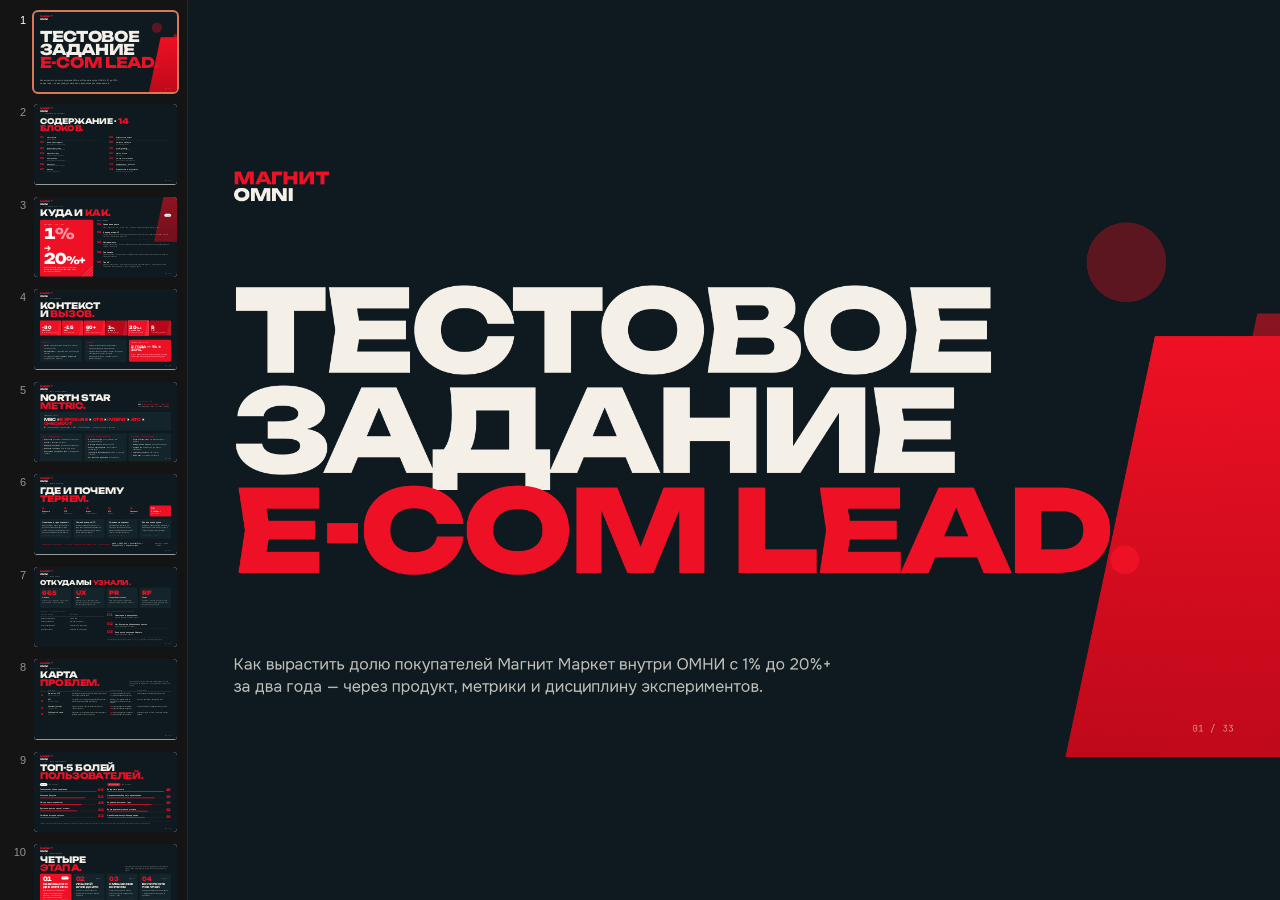
<file: index.html>
<!doctype html>
<html lang="ru">
<head>
<meta charset="utf-8" />
<meta name="viewport" content="width=device-width,initial-scale=1" />
<title>Магнит · Тестовое задание E-com Lead</title>
<link rel="preconnect" href="https://fonts.googleapis.com" />
<link rel="preconnect" href="https://fonts.gstatic.com" crossorigin />
<link href="https://fonts.googleapis.com/css2?family=Unbounded:wght@400;500;600;700;800;900&family=Onest:wght@400;500;600;700&family=JetBrains+Mono:wght@400;500;600&display=swap" rel="stylesheet" />
<style>
/* Magnit OMNI–style deck · design tokens & slide chrome
   Inspired by Magnit OMNI site visual language: dark navy bg, bright red accent,
   bold uppercase wide grotesque headlines, geometric red parallelograms. */

:root{
  --bg:        #0E1A1F;        /* very dark teal-navy */
  --bg-2:      #14242B;        /* card surface */
  --bg-3:      #1B2D35;        /* elevated */
  --ink:       #F4EFE7;        /* warm off-white */
  --ink-2:     rgba(244,239,231,0.78);
  --ink-3:     rgba(244,239,231,0.58);
  --hair:      rgba(244,239,231,0.10);
  --hair-2:    rgba(244,239,231,0.18);

  --red:       #EE1024;        /* core accent — Magnit-like red */
  --red-deep:  #B70819;
  --red-soft:  #FF3A4A;
  --red-glow:  rgba(238,16,36,0.35);

  --light:     #F3EEE6;        /* light card surface for contrast slides */
  --light-2:   #E7E0D3;

  --f-disp:    "Unbounded", "Wix Madefor Display", system-ui, sans-serif;
  --f-sans:    "Onest", "Inter", system-ui, sans-serif;
  --f-mono:    "JetBrains Mono", ui-monospace, Menlo, monospace;
}

/* deck-stage chrome */
deck-stage{ background:var(--bg); --slide-background: var(--bg); }
body{ margin:0; background:var(--bg); font-family:var(--f-sans); color:var(--ink); }

/* === Slide base ============================================== */
section{
  position:relative;
  background:var(--bg);
  color:var(--ink);
  font-family:var(--f-sans);
  overflow:hidden;
  letter-spacing:-0.005em;
}
section.light{ background:var(--light); color:#0E1A1F; }

/* navbar & footer (consistent across slides) */
.nav{
  position:absolute; left:80px; right:80px; top:48px;
  display:flex; align-items:center; justify-content:space-between;
  z-index:5;
}
.brand{
  display:inline-flex; align-items:baseline; gap:0;
  font-family:var(--f-disp); font-weight:800;
  font-size:30px; line-height:0.95; letter-spacing:-0.01em;
  color:var(--red); text-transform:uppercase;
}
.brand span{ display:block; }
.brand .b1{ display:block; }
.brand .b2{ display:block; }
.brand-stack{
  display:inline-flex; flex-direction:column;
  font-family:var(--f-disp); font-weight:800; color:var(--red);
  text-transform:uppercase; font-size:30px; line-height:0.95; letter-spacing:-0.01em;
}
/* nav-links from the site mock — hidden on slides; the deck doesn't need
   a top-nav. Brand stack stays as the recognisable mark. */
.nav-links{ display:none; }
.foot{
  position:absolute; left:80px; right:80px; bottom:40px;
  display:flex; align-items:center; justify-content:space-between;
  font-family:var(--f-mono); font-size:16px; color:var(--ink-3);
  letter-spacing:0.04em; z-index:5;
  white-space:nowrap;
}
.foot span{ white-space:nowrap; }
.foot.on-light{ color:rgba(14,26,31,0.55); }
.nav.on-light .brand-stack{ color:var(--red); }
.nav.on-light .nav-links{ color:rgba(14,26,31,0.65); }

/* === Type ==================================================== */
.eyebrow{
  font-family:var(--f-mono); font-size:18px; font-weight:500;
  letter-spacing:0.12em; text-transform:uppercase; color:var(--ink-3);
  white-space:nowrap;
}
.eyebrow.red{ color:var(--red); }
.eyebrow.dark{ color:rgba(14,26,31,0.55); }

.kicker{
  display:inline-flex; align-items:center; gap:18px;
  font-family:var(--f-mono); font-size:18px; letter-spacing:0.08em;
  text-transform:uppercase; color:var(--ink-3);
  white-space:nowrap;
}
.kicker::before{
  content:""; width:48px; height:1px; background:var(--red);
}

.h-mega{
  font-family:var(--f-disp); font-weight:800;
  font-size:200px; line-height:0.88; letter-spacing:-0.035em;
  text-transform:uppercase; color:var(--ink);
}
.h1{
  font-family:var(--f-disp); font-weight:800;
  font-size:120px; line-height:0.9; letter-spacing:-0.03em;
  text-transform:uppercase; color:var(--ink);
}
.h1.tight{ font-size:88px; line-height:0.92; }
.h2{
  font-family:var(--f-disp); font-weight:700;
  font-size:84px; line-height:0.94; letter-spacing:-0.025em;
  text-transform:uppercase; color:var(--ink);
}
.h2.tight{ font-size:64px; line-height:0.96; }
.h3{
  font-family:var(--f-disp); font-weight:700;
  font-size:64px; line-height:0.98; letter-spacing:-0.02em;
  text-transform:uppercase; color:var(--ink);
}
.h4{
  font-family:var(--f-disp); font-weight:700;
  font-size:44px; line-height:1.04; letter-spacing:-0.015em;
  text-transform:uppercase; color:var(--ink);
}
.h5{
  font-family:var(--f-sans); font-weight:600;
  font-size:32px; line-height:1.18; letter-spacing:-0.005em;
  color:var(--ink);
}
.h6{
  font-family:var(--f-sans); font-weight:600;
  font-size:24px; line-height:1.2; color:var(--ink);
}

.body{ font-family:var(--f-sans); font-size:24px; line-height:1.4; color:var(--ink-2); font-weight:400; }
.body-sm{ font-family:var(--f-sans); font-size:20px; line-height:1.45; color:var(--ink-2); font-weight:400; }
.body-xs{ font-family:var(--f-sans); font-size:16px; line-height:1.45; color:var(--ink-3); }

.num{ font-family:var(--f-disp); font-feature-settings:"tnum" 1; }
.mono{ font-family:var(--f-mono); }

.red{ color:var(--red); }
.dim{ color:var(--ink-3); }

/* When inside light section */
section.light .h1,
section.light .h2,
section.light .h3,
section.light .h4,
section.light .h5,
section.light .h6,
section.light .h-mega{ color:#0E1A1F; }
section.light .body, section.light .body-sm{ color:rgba(14,26,31,0.78); }
section.light .body-xs{ color:rgba(14,26,31,0.55); }
section.light .eyebrow{ color:rgba(14,26,31,0.55); }
section.light .kicker{ color:rgba(14,26,31,0.55); }

/* === Cards & blocks ========================================== */
.card{
  background:var(--bg-2);
  border-radius:18px;
  padding:32px;
  position:relative;
}
.card.red{ background:var(--red); color:#FFF; }
.card.outline{ background:transparent; border:1px solid var(--hair-2); }
.card.light{ background:#F3EEE6; color:#0E1A1F; }

/* === Red parallelogram (signature graphic device) ============ */
.parallelo{
  background:linear-gradient(180deg, var(--red) 0%, var(--red-deep) 95%);
  transform: skewX(-10deg);
  transform-origin:top left;
  position:absolute;
}
.parallelo.faded{ opacity:0.85; }
.disc{ border-radius:50%; background:var(--red); position:absolute; }

/* === Pills / chips =========================================== */
.pill{
  display:inline-flex; align-items:center; gap:10px;
  padding:10px 18px; border-radius:999px;
  font-family:var(--f-mono); font-size:16px;
  background:transparent; border:1px solid var(--hair-2); color:var(--ink-2);
  letter-spacing:0.04em;
  white-space:nowrap;
}
.pill.solid{ background:var(--red); border-color:var(--red); color:#FFF; }
.pill.ghost-light{ background:rgba(244,239,231,0.06); border-color:rgba(244,239,231,0.12); color:var(--ink); }
.pill.light-bg{ background:#fff; color:#0E1A1F; border:none; }
.pill .dot{ width:8px; height:8px; border-radius:50%; background:var(--red); flex:0 0 auto; }

/* delta tags */
.delta{
  display:inline-flex; align-items:center; gap:8px;
  font-family:var(--f-mono); font-size:20px; font-weight:500;
  letter-spacing:0.02em;
}
.delta.up{ color:#4DD58F; }
.delta.down{ color:var(--red); }
.delta.flat{ color:var(--ink-3); }

/* === Layout helpers ========================================== */
.pad{ padding:112px 80px 104px 80px; }
.pad-tight{ padding:104px 80px 88px 80px; }
.row{ display:flex; }
.col{ display:flex; flex-direction:column; }
.grid{ display:grid; }
.gap-8{ gap:8px; } .gap-12{ gap:12px; } .gap-16{ gap:16px; } .gap-24{ gap:24px; }
.gap-32{ gap:32px; } .gap-40{ gap:40px; } .gap-48{ gap:48px; } .gap-64{ gap:64px; }
.fill{ flex:1 1 auto; min-width:0; min-height:0; }

/* === Decorative bits ========================================== */
.dotgrid{
  background-image: radial-gradient(currentColor 1.5px, transparent 1.6px);
  background-size: 18px 18px;
  color: rgba(244,239,231,0.18);
}
section.light .dotgrid{ color:rgba(14,26,31,0.18); }

.stripes{
  background-image: repeating-linear-gradient(135deg, currentColor 0 2px, transparent 2px 14px);
  color: rgba(244,239,231,0.14);
}

/* hr lines */
hr.rule{ border:0; border-top:1px solid var(--hair-2); margin:0; height:0; }
hr.rule-strong{ border:0; border-top:2px solid var(--ink); margin:0; }
section.light hr.rule{ border-top-color:rgba(14,26,31,0.15); }
section.light hr.rule-strong{ border-top-color:#0E1A1F; }

/* tables */
.tab{ width:100%; border-collapse:collapse; }
.tab th{
  text-align:left; padding:12px 14px;
  font-family:var(--f-mono); font-size:13px; font-weight:500;
  letter-spacing:0.08em; text-transform:uppercase; color:var(--ink-3);
  border-bottom:1.5px solid var(--ink);
}
.tab td{
  padding:14px 14px; vertical-align:top;
  border-bottom:1px solid var(--hair);
  font-family:var(--f-sans); font-size:17px; line-height:1.35; color:var(--ink);
}
.tab.dense td{ padding:10px 12px; font-size:15px; }
.tab.dense th{ padding:10px 12px; }
.tab td .body-xs{ font-size:14px; }
section.light .tab th{ color:rgba(14,26,31,0.55); border-bottom-color:#0E1A1F; }
section.light .tab td{ color:#0E1A1F; border-bottom-color:rgba(14,26,31,0.12); }

/* numbered list */
.numlist{ list-style:none; margin:0; padding:0; display:flex; flex-direction:column; gap:18px; }
.numlist li{
  display:grid; grid-template-columns:80px minmax(0, 1fr); gap:24px;
  align-items:baseline; padding-bottom:18px; border-bottom:1px solid var(--hair);
}
.numlist li .n{
  font-family:var(--f-disp); font-weight:700; font-size:48px;
  color:var(--red); line-height:1;
}
section.light .numlist li{ border-bottom-color:rgba(14,26,31,0.12); }

/* bullet — position:absolute marker so inline text/strong don't get split
   into separate grid items (which made every word stack vertically). */
.bullets{ list-style:none; margin:0; padding:0; display:flex; flex-direction:column; gap:12px; }
.bullets li{
  position:relative;
  padding-left:24px;
  font-family:var(--f-sans); font-size:20px; line-height:1.4; color:var(--ink-2);
}
.bullets li::before{
  content:""; position:absolute; left:0; top:0.55em;
  width:8px; height:8px; background:var(--red);
}
section.light .bullets li{ color:rgba(14,26,31,0.82); }

/* === Specific shapes ========================================== */
.bigstat{
  font-family:var(--f-disp); font-weight:800;
  font-size:180px; line-height:0.85; letter-spacing:-0.04em;
  color:#FFF;
}
.bigstat .unit{ font-size:0.42em; line-height:1; font-weight:700; opacity:0.95; }

/* arrow */
.arrow{
  font-family:var(--f-disp); font-weight:700; color:var(--red);
}

</style>
<style>
  /* Slide-specific tweaks live inline-small. Most styling is in magnit.css. */
  .gn-grid{ display:grid; grid-template-columns:repeat(12, 1fr); gap:24px; }
</style>
</head>
<body>

<deck-stage>

<!-- ════════════════════════════════════════════════════════════════════════
     S1 · TITLE
══════════════════════════════════════════════════════════════════════════ -->
<section data-screen-label="01 Title">
  <div class="nav">
    <div class="brand-stack"><span>МАГНИТ</span><span style="color:#F4EFE7">OMNI</span></div>
    <div class="nav-links"><span>Омниструктура</span><span>Принципы</span><span>Команды</span><span>Вакансии</span><span>Делимся опытом</span></div>
  </div>

  <!-- decorative red parallelograms bottom-right -->
  <div class="parallelo" style="right:-260px; bottom:-160px; width:480px; height:900px; transform:skewX(-12deg) translateY(0);"></div>
  <div class="parallelo faded" style="right:-440px; bottom:-200px; width:480px; height:980px; transform:skewX(-12deg); opacity:0.55;"></div>
  <div class="disc" style="right:200px; top:140px; width:140px; height:140px; opacity:0.35;"></div>

  <div class="pad" style="position:absolute; inset:0; display:flex; flex-direction:column; justify-content:space-between; gap:24px;">
    <div></div>
    <div>
      <div class="h-mega" style="color:var(--ink); font-size:200px; max-width:1700px;">ТЕСТОВОЕ ЗАДАНИЕ<br/><span style="color:var(--red);">E-COM&nbsp;LEAD.</span></div>
    </div>
    <div class="row gap-48" style="align-items:flex-end; max-width:1500px;">
      <div class="body" style="max-width:1100px; font-size:28px; line-height:1.4;">
        Как вырастить долю покупателей Магнит&nbsp;Маркет внутри&nbsp;ОМНИ с&nbsp;1% до&nbsp;20%+ за&nbsp;два года —
        через&nbsp;продукт, метрики и&nbsp;дисциплину экспериментов.
      </div>
    </div>
  </div>

  <div class="foot">
    <span></span>
    <span>01 / 33</span>
  </div>
</section>

<!-- ════════════════════════════════════════════════════════════════════════
     S2 · СОДЕРЖАНИЕ
══════════════════════════════════════════════════════════════════════════ -->
<section data-screen-label="02 Содержание">
  <div class="nav">
    <div class="brand-stack"><span>МАГНИТ</span><span style="color:#F4EFE7">OMNI</span></div>
    <div class="nav-links"><span>Омниструктура</span><span>Принципы</span><span>Команды</span><span>Вакансии</span><span>Делимся опытом</span></div>
  </div>

  <div class="pad" style="position:absolute; inset:0; display:flex; flex-direction:column; gap:48px;">
    <div class="kicker">Навигация по документу</div>
    <div class="h1" style="max-width:1600px; font-size:104px;">СОДЕРЖАНИЕ · <span class="red">14 БЛОКОВ.</span></div>

    <div class="fill" style="display:grid; grid-template-columns:1fr 1fr; gap:0 96px; align-content:start; margin-top:8px;">
      <ol class="numlist" style="gap:6px;">
        <li style="padding-bottom:8px; grid-template-columns:64px 1fr;"><span class="num" style="font-family:var(--f-disp); font-weight:700; font-size:34px; color:var(--red); line-height:1;">01</span><span><span style="font-family:var(--f-sans); font-weight:600; font-size:20px; line-height:1.15;">Суть задания</span><div class="dim" style="margin-top:2px; font-size:15px;">контекст и вызов</div></span></li>
        <li style="padding-bottom:8px; grid-template-columns:64px 1fr;"><span class="num" style="font-family:var(--f-disp); font-weight:700; font-size:34px; color:var(--red); line-height:1;">02</span><span><span style="font-family:var(--f-sans); font-weight:600; font-size:20px; line-height:1.15;">NSM и бизнес-эффект</span><div class="dim" style="margin-top:2px; font-size:15px;">North Star Metric и дерево метрик</div></span></li>
        <li style="padding-bottom:8px; grid-template-columns:64px 1fr;"><span class="num" style="font-family:var(--f-disp); font-weight:700; font-size:34px; color:var(--red); line-height:1;">03</span><span><span style="font-family:var(--f-sans); font-weight:600; font-size:20px; line-height:1.15;">Диагностика утечек</span><div class="dim" style="margin-top:2px; font-size:15px;">уравнение роста и три проблемы</div></span></li>
        <li style="padding-bottom:8px; grid-template-columns:64px 1fr;"><span class="num" style="font-family:var(--f-disp); font-weight:700; font-size:34px; color:var(--red); line-height:1;">04</span><span><span style="font-family:var(--f-sans); font-weight:600; font-size:20px; line-height:1.15;">Целевой паттерн</span><div class="dim" style="margin-top:2px; font-size:15px;">4 стратегических инициативы H1</div></span></li>
        <li style="padding-bottom:8px; grid-template-columns:64px 1fr;"><span class="num" style="font-family:var(--f-disp); font-weight:700; font-size:34px; color:var(--red); line-height:1;">05</span><span><span style="font-family:var(--f-sans); font-weight:600; font-size:20px; line-height:1.15;">Эксперименты</span><div class="dim" style="margin-top:2px; font-size:15px;">A/B-дизайн, MDE, предохранители</div></span></li>
        <li style="padding-bottom:8px; grid-template-columns:64px 1fr;"><span class="num" style="font-family:var(--f-disp); font-weight:700; font-size:34px; color:var(--red); line-height:1;">06</span><span><span style="font-family:var(--f-sans); font-weight:600; font-size:20px; line-height:1.15;">Экономика</span><div class="dim" style="margin-top:2px; font-size:15px;">модель вклада и юнит-экономика</div></span></li>
        <li style="padding-bottom:8px; grid-template-columns:64px 1fr; border-bottom:none;"><span class="num" style="font-family:var(--f-disp); font-weight:700; font-size:34px; color:var(--red); line-height:1;">07</span><span><span style="font-family:var(--f-sans); font-weight:600; font-size:20px; line-height:1.15;">Roadmap</span><div class="dim" style="margin-top:2px; font-size:15px;">H1 → H2 → H3 (0–36 мес.)</div></span></li>
      </ol>
      <ol class="numlist" start="8" style="gap:6px;">
        <li style="padding-bottom:8px; grid-template-columns:64px 1fr;"><span class="num" style="font-family:var(--f-disp); font-weight:700; font-size:34px; color:var(--red); line-height:1;">08</span><span><span style="font-family:var(--f-sans); font-weight:600; font-size:20px; line-height:1.15;">Операционная модель</span><div class="dim" style="margin-top:2px; font-size:15px;">владельцы, RACI, ритмы</div></span></li>
        <li style="padding-bottom:8px; grid-template-columns:64px 1fr;"><span class="num" style="font-family:var(--f-disp); font-weight:700; font-size:34px; color:var(--red); line-height:1;">09</span><span><span style="font-family:var(--f-sans); font-weight:600; font-size:20px; line-height:1.15;">Метрики и плейбуки</span><div class="dim" style="margin-top:2px; font-size:15px;">KPI × владельцы × MDE</div></span></li>
        <li style="padding-bottom:8px; grid-template-columns:64px 1fr;"><span class="num" style="font-family:var(--f-disp); font-weight:700; font-size:34px; color:var(--red); line-height:1;">10</span><span><span style="font-family:var(--f-sans); font-weight:600; font-size:20px; line-height:1.15;">C-level дашборд</span><div class="dim" style="margin-top:2px; font-size:15px;">пять блоков для решения</div></span></li>
        <li style="padding-bottom:8px; grid-template-columns:64px 1fr;"><span class="num" style="font-family:var(--f-disp); font-weight:700; font-size:34px; color:var(--red); line-height:1;">11</span><span><span style="font-family:var(--f-sans); font-weight:600; font-size:20px; line-height:1.15;">Риски и План Б</span><div class="dim" style="margin-top:2px; font-size:15px;">авто-стопы</div></span></li>
        <li style="padding-bottom:8px; grid-template-columns:64px 1fr;"><span class="num" style="font-family:var(--f-disp); font-weight:700; font-size:34px; color:var(--red); line-height:1;">12</span><span><span style="font-family:var(--f-sans); font-weight:600; font-size:20px; line-height:1.15;">Что нужно от компании</span><div class="dim" style="margin-top:2px; font-size:15px;">данные, решения, следующие шаги</div></span></li>
        <li style="padding-bottom:8px; grid-template-columns:64px 1fr;"><span class="num" style="font-family:var(--f-disp); font-weight:700; font-size:34px; color:var(--red); line-height:1;">13</span><span><span style="font-family:var(--f-sans); font-weight:600; font-size:20px; line-height:1.15;">Приложение A · UX-спеки</span><div class="dim" style="margin-top:2px; font-size:15px;">4 инициативы в деталях</div></span></li>
        <li style="padding-bottom:8px; grid-template-columns:64px 1fr; border-bottom:none;"><span class="num" style="font-family:var(--f-disp); font-weight:700; font-size:34px; color:var(--red); line-height:1;">14</span><span><span style="font-family:var(--f-sans); font-weight:600; font-size:20px; line-height:1.15;">Приложение B · Исследования</span><div class="dim" style="margin-top:2px; font-size:15px;">бенчмарки и готовность данных</div></span></li>
      </ol>
    </div>
  </div>

  <div class="foot"><span></span><span>02 / 33</span></div>
</section>

<!-- ════════════════════════════════════════════════════════════════════════
     S3 · TL;DR
══════════════════════════════════════════════════════════════════════════ -->
<section data-screen-label="03 TL;DR">
  <div class="nav">
    <div class="brand-stack"><span>МАГНИТ</span><span style="color:#F4EFE7">OMNI</span></div>
    <div class="nav-links"><span>Омниструктура</span><span>Принципы</span><span>Команды</span><span>Вакансии</span><span>Делимся опытом</span></div>
  </div>

  <div class="parallelo" style="right:-220px; top:-100px; width:380px; height:700px; transform:skewX(-12deg); opacity:0.6;"></div>

  <div class="pad" style="position:absolute; inset:0; display:flex; flex-direction:column; gap:40px;">
    <div class="row gap-24" style="justify-content:space-between; align-items:flex-end;">
      <div>
        <div class="kicker">TL;DR для CEO / CPO</div>
        <div class="h1" style="margin-top:18px;">КУДА И <span class="red">КАК.</span></div>
      </div>
      <span class="pill light-bg">TL;DR</span>
    </div>

    <div class="grid" style="grid-template-columns:1fr 1.4fr; gap:48px; flex:1 1 auto;">
      <!-- left: hero stat -->
      <div class="card" style="background:var(--red); color:#FFF; display:flex; flex-direction:column; justify-content:space-between; padding:48px; position:relative; overflow:hidden;">
        <div>
          <div class="eyebrow" style="color:rgba(255,255,255,0.7);">Куда идём · NSM = MBC</div>
          <div class="bigstat num" style="margin-top:24px; font-size:200px;">1<span style="color:rgba(255,255,255,0.55);">%</span><br/><span class="arrow" style="color:rgba(255,255,255,0.85); font-size:0.55em;">→</span> 20<span style="font-size:0.7em;">%+</span></div>
        </div>
        <div class="body-sm" style="color:rgba(255,255,255,0.92); max-width:480px; margin-top:24px;">
          Доля покупателей Магнит Маркет в OMNI MAU.<br/>
          Ступени: <strong>3% (12 мес) → 10% (36 мес) → 20%+</strong> — без «заливки» скидками.
        </div>
        <div class="stripes" style="position:absolute; right:-40px; bottom:-40px; width:280px; height:280px; color:rgba(255,255,255,0.18);"></div>
      </div>

      <!-- right: 5 thesis -->
      <div class="col gap-16">
        <div class="eyebrow">Пять тезисов</div>
        <div class="numlist" style="display:flex; flex-direction:column; gap:14px;">
          <div class="row gap-24" style="border-bottom:1px solid var(--hair); padding-bottom:14px; align-items:baseline;">
            <span class="num" style="font-size:38px; font-weight:700; color:var(--red); width:60px;">01</span>
            <div><div class="h5" style="font-size:26px;">Уравнение роста</div><div class="body-sm dim">MBC = Exposure × CTR × Intent × ATC × Checkout. Главная метрика (NSM) — MBC.</div></div>
          </div>
          <div class="row gap-24" style="border-bottom:1px solid var(--hair); padding-bottom:14px; align-items:baseline;">
            <span class="num" style="font-size:38px; font-weight:700; color:var(--red); width:60px;">02</span>
            <div><div class="h5" style="font-size:26px;">4 инициативы H1</div><div class="body-sm dim">Единый вход в покупки. Быстрое добавление в списке. Мост для смешанных корзин. Виджет статусов и претензии в один клик.</div></div>
          </div>
          <div class="row gap-24" style="border-bottom:1px solid var(--hair); padding-bottom:14px; align-items:baseline;">
            <span class="num" style="font-size:38px; font-weight:700; color:var(--red); width:60px;">03</span>
            <div><div class="h5" style="font-size:26px;">Измеримость</div><div class="body-sm dim">Каждая инициатива — A/B-тест. MDE рассчитан, группы сбалансированы, предохранители на сервис и экономику.</div></div>
          </div>
          <div class="row gap-24" style="border-bottom:1px solid var(--hair); padding-bottom:14px; align-items:baseline;">
            <span class="num" style="font-size:38px; font-weight:700; color:var(--red); width:60px;">04</span>
            <div><div class="h5" style="font-size:26px;">Экономика</div><div class="body-sm dim">Маржа на заказ ≥ 0 на доставке и самовывозе. Контролируем долю минусовых позиций. Не заливаем скидками.</div></div>
          </div>
          <div class="row gap-24" style="padding-bottom:8px; align-items:baseline;">
            <span class="num" style="font-size:38px; font-weight:700; color:var(--red); width:60px;">05</span>
            <div><div class="h5" style="font-size:26px;">План Б</div><div class="body-sm dim">Маржа отрицательна — авто-капы скидок. Сроки доставки падают — ограничение слотов. Смешанные корзины рвутся — «мост» принудительно.</div></div>
          </div>
        </div>
      </div>
    </div>
  </div>

  <div class="foot"><span></span><span>03 / 33</span></div>
</section>

<!-- ════════════════════════════════════════════════════════════════════════
     S4 · КОНТЕКСТ И ВЫЗОВ
══════════════════════════════════════════════════════════════════════════ -->
<section data-screen-label="04 Контекст">
  <div class="nav">
    <div class="brand-stack"><span>МАГНИТ</span><span style="color:#F4EFE7">OMNI</span></div>
    <div class="nav-links"><span>Омниструктура</span><span>Принципы</span><span>Команды</span><span>Вакансии</span><span>Делимся опытом</span></div>
  </div>

  <div class="pad" style="position:absolute; inset:0; display:flex; flex-direction:column; gap:32px;">
    <div class="kicker">01 · Суть задания</div>
    <div class="h1" style="max-width:1600px;">КОНТЕКСТ <br/>И <span class="red">ВЫЗОВ.</span></div>

    <!-- big stats row: 6 clean cards, skewed accent stripe inside, goal card emphasised -->
    <div style="display:grid; grid-template-columns:repeat(6,1fr); gap:10px; margin-top:8px; height:240px;">

      <div style="background:var(--red); padding:26px 22px; color:#FFF; position:relative; overflow:hidden; border-radius:6px; display:flex; flex-direction:column; justify-content:flex-end;">
        <div style="position:absolute; right:-30px; top:-40px; width:70px; height:140%; background:rgba(255,255,255,0.07); transform:skewX(-12deg);"></div>
        <div class="num" style="font-weight:800; font-size:60px; line-height:0.85;">~30</div>
        <div class="h6" style="font-weight:700; margin-top:6px;">МЛН MAU</div>
        <div class="body-xs" style="color:rgba(255,255,255,0.85); margin-top:6px;">OMNI · месячная аудитория</div>
      </div>

      <div style="background:var(--red); padding:26px 22px; color:#FFF; position:relative; overflow:hidden; border-radius:6px; display:flex; flex-direction:column; justify-content:flex-end;">
        <div style="position:absolute; right:-30px; top:-40px; width:70px; height:140%; background:rgba(255,255,255,0.07); transform:skewX(-12deg);"></div>
        <div class="num" style="font-weight:800; font-size:60px; line-height:0.85;">~15</div>
        <div class="h6" style="font-weight:700; margin-top:6px;">МЛН</div>
        <div class="body-xs" style="color:rgba(255,255,255,0.85); margin-top:6px;">доступов в Маркет</div>
      </div>

      <div style="background:var(--red); padding:26px 22px; color:#FFF; position:relative; overflow:hidden; border-radius:6px; display:flex; flex-direction:column; justify-content:flex-end;">
        <div style="position:absolute; right:-30px; top:-40px; width:70px; height:140%; background:rgba(255,255,255,0.07); transform:skewX(-12deg);"></div>
        <div class="num" style="font-weight:800; font-size:60px; line-height:0.85;">60+</div>
        <div class="h6" style="font-weight:700; margin-top:6px;">МЛН</div>
        <div class="body-xs" style="color:rgba(255,255,255,0.85); margin-top:6px;">офлайн-покупателей / мес</div>
      </div>

      <div style="background:var(--red-deep); padding:26px 22px; color:#FFF; position:relative; overflow:hidden; border-radius:6px; display:flex; flex-direction:column; justify-content:flex-end;">
        <div style="position:absolute; right:-30px; top:-40px; width:70px; height:140%; background:rgba(255,255,255,0.07); transform:skewX(-12deg);"></div>
        <div class="num" style="font-weight:800; font-size:60px; line-height:0.85;">1<span style="font-size:0.6em;">%</span></div>
        <div class="h6" style="font-weight:700; margin-top:6px;">сегодня</div>
        <div class="body-xs" style="color:rgba(255,255,255,0.85); margin-top:6px;">OMNI → покупатели</div>
      </div>

      <div style="background:var(--red); padding:26px 22px; color:#FFF; position:relative; overflow:hidden; border-radius:6px; display:flex; flex-direction:column; justify-content:flex-end; outline:2px solid #FFF; outline-offset:-2px;">
        <div style="position:absolute; right:-30px; top:-40px; width:70px; height:140%; background:rgba(255,255,255,0.10); transform:skewX(-12deg);"></div>
        <div class="num" style="font-weight:800; font-size:60px; line-height:0.85;">20<span style="font-size:0.6em;">%+</span></div>
        <div class="h6" style="font-weight:700; margin-top:6px;">цель 24 мес</div>
        <div class="body-xs" style="color:rgba(255,255,255,0.92); margin-top:6px;">долгосрочно — больше</div>
      </div>

      <div style="background:var(--red-deep); padding:26px 22px; color:#FFF; position:relative; overflow:hidden; border-radius:6px; display:flex; flex-direction:column; justify-content:flex-end;">
        <div style="position:absolute; right:-30px; top:-40px; width:70px; height:140%; background:rgba(255,255,255,0.07); transform:skewX(-12deg);"></div>
        <div class="num" style="font-weight:800; font-size:60px; line-height:0.85;">5</div>
        <div class="h6" style="font-weight:700; margin-top:6px;">ЛЕТ</div>
        <div class="body-xs" style="color:rgba(255,255,255,0.85); margin-top:6px;">стратегический горизонт</div>
      </div>

    </div>

    <!-- three columns with content blocks -->
    <div class="grid" style="grid-template-columns:1fr 1fr 1fr; gap:32px; margin-top:24px;">
      <div class="card">
        <div class="eyebrow red">Контекст</div>
        <ul class="bullets" style="margin-top:16px;">
          <li><strong>OMNI</strong> — ядро экосистемы (лояльность, каталог, доставка, игры).</li>
          <li><strong>МагнитМаркет</strong> — отдельный апп и ин-апп модуль в OMNI.</li>
          <li>Сегодняшняя конверсия <strong>OMNI → покупатели</strong> внутри ОМНИ — около&nbsp;1%.</li>
        </ul>
      </div>
      <div class="card">
        <div class="eyebrow red">Вызовы</div>
        <ul class="bullets" style="margin-top:16px;">
          <li>Недомонетизированный трафик OMNI — основной сценарий «показать карту».</li>
          <li>Фрагментация CJM OMNI ↔ Маркет: нет единого окна (корзина / поиск / история).</li>
          <li>Ассоциация «Магнит» = офлайн «у дома» — привычки против.</li>
        </ul>
      </div>
      <div class="card" style="background:var(--red); color:#FFF;">
        <div class="eyebrow" style="color:rgba(255,255,255,0.7);">Задача Lead E-com</div>
        <div class="h4" style="margin-top:18px; color:#FFF;">2 года — 1% → 20%.</div>
        <div class="body-sm" style="color:rgba(255,255,255,0.92); margin-top:14px;">
          5 лет — сделать покупку в МагнитМаркет такой же привычной, как поход в офлайн-магазин у дома.
        </div>
      </div>
    </div>
  </div>

  <div class="foot"><span></span><span>04 / 33</span></div>
</section>

<!-- ════════════════════════════════════════════════════════════════════════
     S5 · NSM И ДЕРЕВО МЕТРИК
══════════════════════════════════════════════════════════════════════════ -->
<section data-screen-label="05 NSM">
  <div class="nav">
    <div class="brand-stack"><span>МАГНИТ</span><span style="color:#F4EFE7">OMNI</span></div>
    <div class="nav-links"><span>Омниструктура</span><span>Принципы</span><span>Команды</span><span>Вакансии</span><span>Делимся опытом</span></div>
  </div>

  <div class="pad" style="position:absolute; inset:0; display:flex; flex-direction:column; gap:32px;">
    <div class="row" style="justify-content:space-between; align-items:flex-end;">
      <div>
        <div class="kicker">02 · NSM и бизнес-эффект</div>
        <div class="h1" style="margin-top:16px;">NORTH STAR <br/><span class="red">METRIC.</span></div>
      </div>
      <div class="card outline" style="padding:24px 32px;">
        <div class="eyebrow red">Определение NSM</div>
        <div class="h5 mono" style="font-size:22px; margin-top:12px; line-height:1.5;">
          MBC = <span class="red">покупатели OMNI / OMNI MAU</span><br/>
          <span class="dim" style="font-size:18px;">за календарный месяц, ≥1 заказ из OMNI</span>
        </div>
      </div>
    </div>

    <!-- equation -->
    <div class="card" style="background:var(--bg-2); padding:32px 48px;">
      <div class="eyebrow">Уравнение роста</div>
      <div class="h2 mono" style="margin-top:10px; font-family:var(--f-disp); font-size:56px; line-height:1.05; letter-spacing:-0.02em;">
        MBC = <span class="red">Exposure</span> × <span class="red">CTR</span> × <span class="red">Intent</span> × <span class="red">ATC</span> × <span class="red">Checkout</span>
      </div>
      <div class="h5 mono dim" style="margin-top:12px; font-size:22px;">MDC (исполненные покупатели) = MBC × Fulfillment&nbsp;&nbsp;<span class="dim" style="font-size:18px;">— контроль сервиса и повторов</span></div>
    </div>

    <!-- 3 metric trees -->
    <div class="grid" style="grid-template-columns:1fr 1fr 1fr; gap:24px; flex:1 1 auto;">
      <div class="card">
        <div class="eyebrow red">Рост · еженедельно</div>
        <ul class="bullets" style="margin-top:16px;">
          <li><strong>Видят вход</strong> · доля MAU, заметивших точку входа</li>
          <li><strong>Кликают</strong> · переходят в Маркет</li>
          <li><strong>Выбирают получение</strong> · доставка или самовывоз</li>
          <li><strong>Добавляют в корзину</strong> · хотя бы один товар</li>
          <li><strong>Оплачивают и получают в срок</strong> · стык продажи и сервиса</li>
        </ul>
      </div>
      <div class="card">
        <div class="eyebrow red">Процесс · предохранители</div>
        <ul class="bullets" style="margin-top:16px;">
          <li><strong>Платежи проходят</strong> · доля успешных, без всплесков отказов</li>
          <li><strong>Доставка в срок</strong> · в обещанное окно</li>
          <li><strong>Замены подтверждены</strong> · клиент видит и соглашается</li>
          <li><strong>Группы A/B сбалансированы</strong> · SRM = 0 — пропуск к чтению</li>
          <li><strong>Без падений и подвисаний</strong> · не хуже базы</li>
        </ul>
      </div>
      <div class="card">
        <div class="eyebrow red">Итоговые · месяц/квартал</div>
        <ul class="bullets" style="margin-top:16px;">
          <li><strong>Первый онлайн-заказ</strong> · кто впервые купил в Маркете</li>
          <li><strong>Возврат за 30 и 90 дней</strong> · кто пришёл повторно</li>
          <li><strong>Средний чек</strong> · взвешенный, доставка vs самовывоз</li>
          <li><strong>Окупаемость клиента</strong> · LTV / CAC ≥ 3</li>
          <li><strong>NPS и CSAT</strong> · что говорят о Маркете</li>
        </ul>
      </div>
    </div>

    <!-- bottom: how we go 3% → 5% → 10% → 20% — removed (duplicated on TL;DR) -->
  </div>

  <div class="foot"><span></span><span>05 / 33</span></div>
</section>

<!-- ════════════════════════════════════════════════════════════════════════
     S6 · GROWTH EQUATION И ДИАГНОСТИКА
══════════════════════════════════════════════════════════════════════════ -->
<section data-screen-label="06 Growth equation">
  <div class="nav">
    <div class="brand-stack"><span>МАГНИТ</span><span style="color:#F4EFE7">OMNI</span></div>
    <div class="nav-links"><span>Омниструктура</span><span>Принципы</span><span>Команды</span><span>Вакансии</span><span>Делимся опытом</span></div>
  </div>

  <div class="pad" style="position:absolute; inset:0; display:flex; flex-direction:column; gap:32px;">
    <div class="kicker">02 · Growth equation</div>
    <div class="h1" style="max-width:1600px;">ГДЕ И ПОЧЕМУ <br/><span class="red">ТЕРЯЕМ.</span></div>

    <!-- 6-step funnel -->
    <div style="display:grid; grid-template-columns:repeat(6,1fr); gap:8px; margin-top:8px;">
      <div class="card outline" style="padding:24px; text-align:left;">
        <span class="num" style="font-size:28px; font-weight:700; color:var(--red);">01</span>
        <div class="h6" style="margin-top:8px;">Exposure</div>
        <div class="body-xs" style="margin-top:4px;">Views</div>
      </div>
      <div class="card outline" style="padding:24px;">
        <span class="num" style="font-size:28px; font-weight:700; color:var(--red);">02</span>
        <div class="h6" style="margin-top:8px;">CTR</div>
        <div class="body-xs" style="margin-top:4px;">клики входов</div>
      </div>
      <div class="card outline" style="padding:24px;">
        <span class="num" style="font-size:28px; font-weight:700; color:var(--red);">03</span>
        <div class="h6" style="margin-top:8px;">Intent</div>
        <div class="body-xs" style="margin-top:4px;">способ получения</div>
      </div>
      <div class="card outline" style="padding:24px;">
        <span class="num" style="font-size:28px; font-weight:700; color:var(--red);">04</span>
        <div class="h6" style="margin-top:8px;">ATC</div>
        <div class="body-xs" style="margin-top:4px;">в корзину</div>
      </div>
      <div class="card outline" style="padding:24px;">
        <span class="num" style="font-size:28px; font-weight:700; color:var(--red);">05</span>
        <div class="h6" style="margin-top:8px;">Checkout</div>
        <div class="body-xs" style="margin-top:4px;">оплачен</div>
      </div>
      <div class="card" style="background:var(--red); color:#FFF; padding:24px;">
        <span class="num" style="font-size:28px; font-weight:700; color:rgba(255,255,255,0.7);">06</span>
        <div class="h6" style="margin-top:8px; color:#FFF;">Fulfillment</div>
        <div class="body-xs" style="margin-top:4px; color:rgba(255,255,255,0.85);">в SLA → MDC</div>
      </div>
    </div>

    <!-- 4 leakage points -->
    <div class="grid" style="grid-template-columns:repeat(4,1fr); gap:24px; flex:1 1 auto;">
      <div class="card" style="display:flex; flex-direction:column; gap:14px;">
        <div class="h5" style="font-size:26px;">Навигация и «две корзины»</div>
        <div class="body-sm">Два сценария в одном приложении с разными корзинами. Маркет «ниже сгиба», поэтому ложные заходы, а на финале смешанные корзины рвутся.</div>
        <div class="body-xs mono" style="margin-top:auto; color:var(--red);">→ Exposure · CTR · Checkout</div>
      </div>
      <div class="card" style="display:flex; flex-direction:column; gap:14px;">
        <div class="h5" style="font-size:26px;">Лишний клик до ATC</div>
        <div class="body-sm">В списке товаров нет кнопки «+» — даже простой товар без вариантов требует открыть карточку. Импульс гаснет, повтор страдает.</div>
        <div class="body-xs mono" style="margin-top:auto; color:var(--red);">→ ATC CVR · ATC latency</div>
      </div>
      <div class="card" style="display:flex; flex-direction:column; gap:14px;">
        <div class="h5" style="font-size:26px;">Смешанные корзины</div>
        <div class="body-sm">Проблема не в платежах, а в структуре: разные источники → разные правила оформления. Без «моста» — потеря контекста.</div>
        <div class="body-xs mono" style="margin-top:auto; color:var(--red);">→ Checkout CVR mixed</div>
      </div>
      <div class="card" style="display:flex; flex-direction:column; gap:14px;">
        <div class="h5" style="font-size:26px;">Боли после покупки</div>
        <div class="body-sm">Задержки, недовложения, возвраты в Маркете рвут связь между «купил» и «получил». NPS и повтор падают.</div>
        <div class="body-xs mono" style="margin-top:auto; color:var(--red);">→ Fulfillment · Repeat</div>
      </div>
    </div>

    <!-- aMAU formula -->
    <div class="card outline" style="padding:24px 32px; margin-top:0;">
      <div class="row gap-32" style="align-items:center; justify-content:space-between;">
        <span class="eyebrow red">Адресуемая аудитория · считаем абсолюты без ошибки «MAU = покупатели»</span>
        <div class="h5 mono" style="font-size:22px;">aMAU = OMNI_MAU × Availability × Eligibility × Exposure_seen</div>
        <div class="h5 mono dim" style="font-size:20px;">ΔBuyers = aMAU × ΔMBC</div>
      </div>
    </div>
  </div>

  <div class="foot"><span></span><span>06 / 33</span></div>
</section>

<!-- ════════════════════════════════════════════════════════════════════════
     S7 · МЕТОД СБОРА И ТОП-ПРОБЛЕМЫ
══════════════════════════════════════════════════════════════════════════ -->
<section data-screen-label="07 Метод">
  <div class="nav">
    <div class="brand-stack"><span>МАГНИТ</span><span style="color:#F4EFE7">OMNI</span></div>
    <div class="nav-links"><span>Омниструктура</span><span>Принципы</span><span>Команды</span><span>Вакансии</span><span>Делимся опытом</span></div>
  </div>

  <div class="pad" style="position:absolute; inset:0; display:flex; flex-direction:column; gap:32px;">
    <div class="kicker">03 · Метод сбора</div>
    <div class="h1 tight" style="max-width:1600px;">ОТКУДА МЫ <span class="red">УЗНАЛИ.</span></div>

    <!-- methodology cards -->
    <div class="grid" style="grid-template-columns:repeat(4,1fr); gap:24px;">
      <div class="card">
        <div class="num" style="font-size:80px; font-weight:800; color:var(--red); line-height:0.9;">665</div>
        <div class="h5" style="font-size:22px; margin-top:12px;">Отзывов</div>
        <div class="body-sm dim" style="margin-top:8px;">Магнит — 372 · Маркет — 293. Сторы приложений + сайты-отзовики.</div>
      </div>
      <div class="card">
        <div class="num" style="font-size:80px; font-weight:800; color:var(--red); line-height:0.9;">UX</div>
        <div class="h5" style="font-size:22px; margin-top:12px;">Аудит</div>
        <div class="body-sm dim" style="margin-top:8px;">Главная · поиск · PLP/PDP · обе корзины · checkout · post-purchase. iOS, авторизованная сессия.</div>
      </div>
      <div class="card">
        <div class="num" style="font-size:80px; font-weight:800; color:var(--red); line-height:0.9;">PR</div>
        <div class="h5" style="font-size:22px; margin-top:12px;">Открытые источники</div>
        <div class="body-sm dim" style="margin-top:8px;">СМИ, отчёты АКИТ и Data Insight, публичные коммуникации Магнита.</div>
      </div>
      <div class="card">
        <div class="num" style="font-size:80px; font-weight:800; color:var(--red); line-height:0.9;">RF</div>
        <div class="h5" style="font-size:22px; margin-top:12px;">Рамки</div>
        <div class="body-sm dim" style="margin-top:8px;">Локация — Москва. Флоу до оплаты. Кластеризация через Perplexity. Без доступа к post-purchase.</div>
      </div>
    </div>

    <!-- mapping to growth equation -->
    <div class="grid" style="grid-template-columns:1fr 1fr; gap:48px; flex:1 1 auto;">
      <div>
        <div class="eyebrow red">Привязка к уравнению роста</div>
        <table class="tab" style="margin-top:16px;">
          <thead><tr><th>Категория сигналов</th><th>Шаг воронки</th></tr></thead>
          <tbody>
            <tr><td>Доверие и надёжность</td><td class="mono red">Views · CTR</td></tr>
            <tr><td>Поиск и добавление</td><td class="mono red">ATC CVR · ATC latency</td></tr>
            <tr><td>Оплата и авторизация</td><td class="mono red">Checkout CVR · Pay-success</td></tr>
            <tr><td style="border-bottom:none;">Доставка и сервис</td><td class="mono red" style="border-bottom:none;">Delivered · On-time · Repeat</td></tr>
          </tbody>
        </table>
      </div>
      <div>
        <div class="eyebrow red">Три подтверждённые проблемы</div>
        <ul class="numlist" style="margin-top:16px;">
          <li><span class="num n">01</span><span><strong class="h5" style="font-size:24px;">Навигация и две корзины</strong> <div class="body-sm dim">бьёт по показам, кликам и оплате</div></span></li>
          <li><span class="num n">02</span><span><strong class="h5" style="font-size:24px;">Нет быстрого добавления из списка</strong> <div class="body-sm dim">режет конверсию в корзину</div></span></li>
          <li><span class="num n">03</span><span><strong class="h5" style="font-size:24px;">Боли после покупки в Маркете</strong> <div class="body-sm dim">режет доставку и повтор</div></span></li>
        </ul>
        <div class="body-xs" style="margin-top:18px; color:var(--ink-3);">
          Гипотеза «барьер на способе получения» <strong style="color:var(--red);">отвергнута</strong> — товар можно класть без адреса и слота.
        </div>
      </div>
    </div>
  </div>

  <div class="foot"><span></span><span>07 / 33</span></div>
</section>

<!-- ════════════════════════════════════════════════════════════════════════
     S8 · КАРТА ПРОБЛЕМ ПО ВОРОНКЕ
══════════════════════════════════════════════════════════════════════════ -->
<section data-screen-label="08 Карта проблем">
  <div class="nav">
    <div class="brand-stack"><span>МАГНИТ</span><span style="color:#F4EFE7">OMNI</span></div>
    <div class="nav-links"><span>Омниструктура</span><span>Принципы</span><span>Команды</span><span>Вакансии</span><span>Делимся опытом</span></div>
  </div>

  <div class="pad" style="position:absolute; inset:0; display:flex; flex-direction:column; gap:24px;">
    <div class="row" style="justify-content:space-between; align-items:flex-end;">
      <div>
        <div class="kicker">03 · Диагностика</div>
        <div class="h1" style="margin-top:14px;">КАРТА <span class="red">ПРОБЛЕМ.</span></div>
      </div>
      <div class="body-sm dim" style="max-width:560px;">
        Где ломается путь пользователя OMNI→Маркет и какой шаг воронки не доработан — на основе 665 отзывов и UX-аудита.
      </div>
    </div>

    <table class="tab" style="margin-top:8px;">
      <thead>
        <tr>
          <th style="width:60px;">№</th>
          <th style="width:300px;">Шаг воронки</th>
          <th style="width:480px;">Что не так</th>
          <th style="width:340px;">Сигналы из отзывов</th>
          <th>Метрика-мишень</th>
        </tr>
      </thead>
      <tbody>
        <tr>
          <td><span class="num" style="color:var(--red); font-size:36px; font-weight:700;">1</span></td>
          <td><div class="h5" style="font-size:22px;">Exposure → CTR</div><div class="body-xs dim">входы и понятность пути</div></td>
          <td>Две корзины в одном приложении, Market «ниже сгиба», поиск ведёт в разные миры.</td>
          <td><strong class="red num">273</strong> упоминаний (Магнит, Trust)<br/><strong class="red num">90</strong> упоминаний (Маркет, Exposure)</td>
          <td class="mono">Share_exposed · CTR входов · Mixed-cart rate</td>
        </tr>
        <tr>
          <td><span class="num" style="color:var(--red); font-size:36px; font-weight:700;">2</span></td>
          <td><div class="h5" style="font-size:22px;">ATC</div><div class="body-xs dim">добавление в корзину</div></td>
          <td>Нет быстрого «+» на PLP даже для безатрибутных SKU — обязательный заход в PDP, длинный путь.</td>
          <td>Косвенно — UX-аудит. Жалобы на «медленность / сложность» пути к покупке.</td>
          <td class="mono">ATC CVR · ATC latency · ATC/Session · AOV</td>
        </tr>
        <tr>
          <td><span class="num" style="color:var(--red); font-size:36px; font-weight:700;">3</span></td>
          <td><div class="h5" style="font-size:22px;">Checkout (mixed)</div><div class="body-xs dim">структурное трение</div></td>
          <td>Разные источники → разные правила. Без «моста» теряется контекст.</td>
          <td><strong class="red num">35</strong> упоминаний (Магнит, Auth/SMS)<br/><strong class="red num">22</strong> упоминания (Маркет, Payments)</td>
          <td class="mono">Checkout CVR mixed · Drop@Mixed · Pay-success</td>
        </tr>
        <tr>
          <td style="border-bottom:none;"><span class="num" style="color:var(--red); font-size:36px; font-weight:700;">4</span></td>
          <td style="border-bottom:none;"><div class="h5" style="font-size:22px;">Fulfillment → Repeat</div><div class="body-xs dim">после оплаты</div></td>
          <td style="border-bottom:none;">Задержки &gt; 1 дня, недовложения, медленные возвраты. Доверие падает, повтор не случается.</td>
          <td style="border-bottom:none;"><strong class="red num">156</strong> упоминаний (Маркет, Fulfillment)<br/><strong class="red num">42</strong> упоминания (Магнит, доставка)</td>
          <td style="border-bottom:none;" class="mono">Delivered-success · On-time · Contact rate · Repeat 30/90d</td>
        </tr>
      </tbody>
    </table>
  </div>

  <div class="foot"><span></span><span>08 / 33</span></div>
</section>

<!-- ════════════════════════════════════════════════════════════════════════
     S9 · ТОП-ПРОБЛЕМЫ ПОЛЬЗОВАТЕЛЕЙ
══════════════════════════════════════════════════════════════════════════ -->
<section data-screen-label="09 Top problems">
  <div class="nav">
    <div class="brand-stack"><span>МАГНИТ</span><span style="color:#F4EFE7">OMNI</span></div>
    <div class="nav-links"><span>Омниструктура</span><span>Принципы</span><span>Команды</span><span>Вакансии</span><span>Делимся опытом</span></div>
  </div>

  <div class="pad" style="position:absolute; inset:0; display:flex; flex-direction:column; gap:24px;">
    <div class="kicker">03 · Голос пользователя</div>
    <div class="h1" style="max-width:1700px;">ТОП-5 БОЛЕЙ <br/><span class="red">ПОЛЬЗОВАТЕЛЕЙ.</span></div>

    <div class="grid" style="grid-template-columns:1fr 1fr; gap:48px; flex:1 1 auto; margin-top:16px;">
      <div>
        <div class="row gap-16" style="align-items:baseline;">
          <span class="pill light-bg">Магнит</span>
          <span class="body-sm dim mono">372 отзыва</span>
        </div>
        <div class="col gap-16" style="margin-top:24px;">
          <div style="display:grid; grid-template-columns:1fr 80px; gap:16px; align-items:center; padding-bottom:14px; border-bottom:1px solid var(--hair);">
            <div><div class="h5" style="font-size:24px;">Технические сбои и зависания</div>
              <div style="height:10px; background:rgba(238,16,36,0.18); margin-top:8px; position:relative; border-radius:2px;"><div style="height:100%; background:var(--red); width:100%; border-radius:2px;"></div></div></div>
            <div class="num red" style="font-size:46px; font-weight:800; text-align:right;">65</div>
          </div>
          <div style="display:grid; grid-template-columns:1fr 80px; gap:16px; align-items:center; padding-bottom:14px; border-bottom:1px solid var(--hair);">
            <div><div class="h5" style="font-size:24px;">Списание бонусов</div>
              <div style="height:10px; background:rgba(238,16,36,0.18); margin-top:8px; border-radius:2px;"><div style="height:100%; background:var(--red); width:80%; border-radius:2px;"></div></div></div>
            <div class="num red" style="font-size:46px; font-weight:800; text-align:right;">52</div>
          </div>
          <div style="display:grid; grid-template-columns:1fr 80px; gap:16px; align-items:center; padding-bottom:14px; border-bottom:1px solid var(--hair);">
            <div><div class="h5" style="font-size:24px;">QR-код карты не работает</div>
              <div style="height:10px; background:rgba(238,16,36,0.18); margin-top:8px; border-radius:2px;"><div style="height:100%; background:var(--red); width:74%; border-radius:2px;"></div></div></div>
            <div class="num red" style="font-size:46px; font-weight:800; text-align:right;">48</div>
          </div>
          <div style="display:grid; grid-template-columns:1fr 80px; gap:16px; align-items:center; padding-bottom:14px; border-bottom:1px solid var(--hair);">
            <div><div class="h5" style="font-size:24px;">Доставка: долгие сроки / отмены</div>
              <div style="height:10px; background:rgba(238,16,36,0.18); margin-top:8px; border-radius:2px;"><div style="height:100%; background:var(--red); width:65%; border-radius:2px;"></div></div></div>
            <div class="num red" style="font-size:46px; font-weight:800; text-align:right;">42</div>
          </div>
          <div style="display:grid; grid-template-columns:1fr 80px; gap:16px; align-items:center;">
            <div><div class="h5" style="font-size:24px;">Ошибки в истории покупок</div>
              <div style="height:10px; background:rgba(238,16,36,0.18); margin-top:8px; border-radius:2px;"><div style="height:100%; background:var(--red); width:34%; border-radius:2px;"></div></div></div>
            <div class="num red" style="font-size:46px; font-weight:800; text-align:right;">22</div>
          </div>
        </div>
      </div>

      <div>
        <div class="row gap-16" style="align-items:baseline;">
          <span class="pill solid">Магнит Маркет</span>
          <span class="body-sm dim mono">293 отзыва</span>
        </div>
        <div class="col gap-16" style="margin-top:24px;">
          <div style="display:grid; grid-template-columns:1fr 80px; gap:16px; align-items:center; padding-bottom:14px; border-bottom:1px solid var(--hair);">
            <div><div class="h5" style="font-size:24px;">Возвраты и деньги</div>
              <div style="height:10px; background:rgba(238,16,36,0.18); margin-top:8px; border-radius:2px;"><div style="height:100%; background:var(--red); width:100%; border-radius:2px;"></div></div></div>
            <div class="num red" style="font-size:46px; font-weight:800; text-align:right;">45</div>
          </div>
          <div style="display:grid; grid-template-columns:1fr 80px; gap:16px; align-items:center; padding-bottom:14px; border-bottom:1px solid var(--hair);">
            <div><div class="h5" style="font-size:24px;">Неправильная сборка / недовложения</div>
              <div style="height:10px; background:rgba(238,16,36,0.18); margin-top:8px; border-radius:2px;"><div style="height:100%; background:var(--red); width:84%; border-radius:2px;"></div></div></div>
            <div class="num red" style="font-size:46px; font-weight:800; text-align:right;">38</div>
          </div>
          <div style="display:grid; grid-template-columns:1fr 80px; gap:16px; align-items:center; padding-bottom:14px; border-bottom:1px solid var(--hair);">
            <div><div class="h5" style="font-size:24px;">Задержки доставки &gt; 1 дня</div>
              <div style="height:10px; background:rgba(238,16,36,0.18); margin-top:8px; border-radius:2px;"><div style="height:100%; background:var(--red); width:78%; border-radius:2px;"></div></div></div>
            <div class="num red" style="font-size:46px; font-weight:800; text-align:right;">35</div>
          </div>
          <div style="display:grid; grid-template-columns:1fr 80px; gap:16px; align-items:center; padding-bottom:14px; border-bottom:1px solid var(--hair);">
            <div><div class="h5" style="font-size:24px;">Блокировка негативных отзывов</div>
              <div style="height:10px; background:rgba(238,16,36,0.18); margin-top:8px; border-radius:2px;"><div style="height:100%; background:var(--red); width:71%; border-radius:2px;"></div></div></div>
            <div class="num red" style="font-size:46px; font-weight:800; text-align:right;">32</div>
          </div>
          <div style="display:grid; grid-template-columns:1fr 80px; gap:16px; align-items:center;">
            <div><div class="h5" style="font-size:24px;">Неработающая служба поддержки</div>
              <div style="height:10px; background:rgba(238,16,36,0.18); margin-top:8px; border-radius:2px;"><div style="height:100%; background:var(--red); width:66%; border-radius:2px;"></div></div></div>
            <div class="num red" style="font-size:46px; font-weight:800; text-align:right;">30</div>
          </div>
        </div>
      </div>
    </div>

    <div class="body-xs dim" style="border-top:1px solid var(--hair); padding-top:18px;">
      «Магнит» — доминируют темы доверия и надёжности; они бьют по показам и кликам. «Магнит Маркет» — боли после покупки: сервис и доставка рвут повтор и NPS, заказ есть, а получения нет.
    </div>
  </div>

  <div class="foot"><span></span><span>09 / 33</span></div>
</section>

<!-- ════════════════════════════════════════════════════════════════════════
     S10 · ДИАГНОЗ И ПРИОРИТИЗАЦИЯ
══════════════════════════════════════════════════════════════════════════ -->
<section data-screen-label="10 Диагноз">
  <div class="nav">
    <div class="brand-stack"><span>МАГНИТ</span><span style="color:#F4EFE7">OMNI</span></div>
    <div class="nav-links"><span>Омниструктура</span><span>Принципы</span><span>Команды</span><span>Вакансии</span><span>Делимся опытом</span></div>
  </div>

  <div class="pad" style="position:absolute; inset:0; display:flex; flex-direction:column; gap:24px;">
    <div class="row" style="justify-content:space-between; align-items:flex-end;">
      <div>
        <div class="kicker">03 · Приоритизация</div>
        <div class="h1" style="margin-top:14px;">ЧЕТЫРЕ <span class="red">ЭТАПА.</span></div>
      </div>
      <div class="body-sm dim" style="max-width:620px;">
        Фокусируем усилия там, где максимальный мультипликатор к&nbsp;NSM = MBC, и фиксируем, что НЕ&nbsp;является приоритетом сейчас.
      </div>
    </div>

    <div class="grid" style="grid-template-columns:repeat(4, 1fr); gap:24px; flex:1 1 auto; margin-top:8px;">
      <!-- Rank 1 -->
      <div class="card" style="background:var(--red); color:#FFF; display:flex; flex-direction:column; gap:18px; padding:36px;">
        <div class="row" style="justify-content:space-between; align-items:flex-start;">
          <span class="num" style="font-size:80px; font-weight:800; line-height:0.85; color:#FFF;">01</span>
          <span class="pill light-bg">Ранг&nbsp;1</span>
        </div>
        <div class="h4" style="color:#FFF; font-size:36px;">Навигация и две корзины</div>
        <div class="body-sm" style="color:rgba(255,255,255,0.92);">Доля смешанных корзин растёт, Маркет «ниже сгиба», выбор сложный — отличия между источниками не объяснены.</div>
        <div style="margin-top:auto; border-top:1px solid rgba(255,255,255,0.25); padding-top:14px;">
          <div class="body-xs mono" style="color:rgba(255,255,255,0.85);">Сигналы</div>
          <div class="h5" style="color:#FFF; font-size:22px; margin-top:4px;">273 / 90 упоминаний</div>
          <div class="body-xs mono" style="color:rgba(255,255,255,0.85); margin-top:10px;">→ Exposure · CTR · Checkout</div>
        </div>
      </div>
      <!-- Rank 2 -->
      <div class="card" style="display:flex; flex-direction:column; gap:18px; padding:36px;">
        <div class="row" style="justify-content:space-between; align-items:flex-start;">
          <span class="num red" style="font-size:80px; font-weight:800; line-height:0.85;">02</span>
          <span class="pill">Ранг&nbsp;2</span>
        </div>
        <div class="h4" style="font-size:36px;">Лишний клик до ATC</div>
        <div class="body-sm">PLP без «+» убирает импульс. Долгий time-to-first-ATC, меньше повторов.</div>
        <div style="margin-top:auto; border-top:1px solid var(--hair); padding-top:14px;">
          <div class="body-xs mono dim">Подтверждено</div>
          <div class="h5" style="font-size:22px; margin-top:4px;">UX-аудитом</div>
          <div class="body-xs mono red" style="margin-top:10px;">→ ATC CVR · ATC latency · AOV</div>
        </div>
      </div>
      <!-- Rank 3 -->
      <div class="card" style="display:flex; flex-direction:column; gap:18px; padding:36px;">
        <div class="row" style="justify-content:space-between; align-items:flex-start;">
          <span class="num red" style="font-size:80px; font-weight:800; line-height:0.85;">03</span>
          <span class="pill">Ранг&nbsp;3</span>
        </div>
        <div class="h4" style="font-size:36px;">Смешанные корзины</div>
        <div class="body-sm">Структура, не платежи. Разные источники → разные правила. Без «моста» — дроп.</div>
        <div style="margin-top:auto; border-top:1px solid var(--hair); padding-top:14px;">
          <div class="body-xs mono dim">Сигнал</div>
          <div class="h5" style="font-size:22px; margin-top:4px;">Логический пик</div>
          <div class="body-xs mono red" style="margin-top:10px;">→ Checkout CVR mixed</div>
        </div>
      </div>
      <!-- Rank 4 -->
      <div class="card" style="display:flex; flex-direction:column; gap:18px; padding:36px;">
        <div class="row" style="justify-content:space-between; align-items:flex-start;">
          <span class="num red" style="font-size:80px; font-weight:800; line-height:0.85;">04</span>
          <span class="pill">Ранг&nbsp;4</span>
        </div>
        <div class="h4" style="font-size:36px;">Боли после покупки</div>
        <div class="body-sm">Задержки, недовложения, возвраты — разрыв MBC → MDC, повтор не возникает.</div>
        <div style="margin-top:auto; border-top:1px solid var(--hair); padding-top:14px;">
          <div class="body-xs mono dim">Сигналы</div>
          <div class="h5" style="font-size:22px; margin-top:4px;">156 / 42 упоминания</div>
          <div class="body-xs mono red" style="margin-top:10px;">→ Fulfillment · Repeat 30/90d</div>
        </div>
      </div>
    </div>

    <!-- Not in focus -->
    <div class="row gap-32" style="align-items:center; padding:20px 32px; border:1px dashed var(--hair-2); border-radius:18px;">
      <span class="eyebrow red">Не в фокусе сейчас</span>
      <div class="body-sm dim" style="flex:1;">
        <span style="display:inline-block;"><strong style="color:var(--ink);">Барьер на выборе получения</strong> — гипотеза отвергнута.</span>
        &nbsp;·&nbsp;
        <span style="display:inline-block;"><strong style="color:var(--ink);">1-тап и 3-D Secure</strong> — не подтверждены массово.</span>
        &nbsp;·&nbsp;
        <span style="display:inline-block; white-space:nowrap;"><strong style="color:var(--ink);">Замены</strong> — наблюдаем, не форсируем.</span>
      </div>
    </div>
  </div>

  <div class="foot"><span></span><span>10 / 33</span></div>
</section>

<!-- ════════════════════════════════════════════════════════════════════════
     S11 · 4 СТРАТЕГИЧЕСКИЕ ИНИЦИАТИВЫ H1
══════════════════════════════════════════════════════════════════════════ -->
<section data-screen-label="11 4 инициативы H1">
  <div class="nav">
    <div class="brand-stack"><span>МАГНИТ</span><span style="color:#F4EFE7">OMNI</span></div>
    <div class="nav-links"><span>Омниструктура</span><span>Принципы</span><span>Команды</span><span>Вакансии</span><span>Делимся опытом</span></div>
  </div>
  <div class="parallelo" style="right:-260px; top:80px; width:520px; height:780px; transform:skewX(-12deg); opacity:0.18;"></div>

  <div class="pad" style="position:absolute; inset:0; display:flex; flex-direction:column; gap:28px;">
    <div class="row" style="justify-content:space-between; align-items:flex-end;">
      <div>
        <div class="kicker">04 · Целевой паттерн · H1 (0–8 недель)</div>
        <div class="h1 tight" style="margin-top:14px;">ЧЕТЫРЕ <span class="red">ИНИЦИАТИВЫ.</span></div>
      </div>
      <div class="body-sm dim" style="max-width:680px;">
        Закрываем подтверждённые утечки и мультипликативно растим NSM = MBC. Без ухудшения экономики и сервиса.
      </div>
    </div>

    <div class="grid" style="grid-template-columns:repeat(4, 1fr); gap:24px; flex:1 1 auto;">
      <div class="card" style="display:flex; flex-direction:column; gap:18px; padding:36px;">
        <div class="num red" style="font-size:96px; font-weight:800; line-height:0.85;">01</div>
        <div class="h4" style="font-size:32px;">Единый вход в покупки</div>
        <div class="body-sm">На главной одна кнопка «Покупки» с двумя табами — «Из магазина» и «Маркет». На карточках помечаем источник. Витрины Маркета поднимаем выше сгиба.</div>
        <hr class="rule" />
        <div>
          <div class="eyebrow red">Основной KPI · MDE</div>
          <div class="h5 mono" style="margin-top:8px; font-size:20px;">Views +15–20 п.п.<br/>CTR +0.3–0.5 п.п.</div>
        </div>
        <div class="body-xs mono dim" style="margin-top:auto;">Platform &amp; CX · 14 дней</div>
      </div>

      <div class="card" style="display:flex; flex-direction:column; gap:18px; padding:36px;">
        <div class="num red" style="font-size:96px; font-weight:800; line-height:0.85;">02</div>
        <div class="h4" style="font-size:32px;">Быстрый ATC и повтор</div>
        <div class="body-sm">Кнопка «+» в списке для простых товаров. Компактный селектор для товаров с вариантами. Мультивыбор. Блоки «Мои 20» и «Покупай снова» — первым экраном.</div>
        <hr class="rule" />
        <div>
          <div class="eyebrow red">Основной KPI · MDE</div>
          <div class="h5 mono" style="margin-top:8px; font-size:20px;">ATC +1–2 п.п.<br/>AOV +8–12%</div>
        </div>
        <div class="body-xs mono dim" style="margin-top:auto;">Browse &amp; Merch · 21 день</div>
      </div>

      <div class="card" style="display:flex; flex-direction:column; gap:18px; padding:36px;">
        <div class="num red" style="font-size:96px; font-weight:800; line-height:0.85;">03</div>
        <div class="h4" style="font-size:32px;">Мост для mixed-cart</div>
        <div class="body-sm">Инфо-бар «2 источника» и кнопка «оформить отдельно» — две оплаты подряд без потери контекста. Бонусы и идентичность общие.</div>
        <hr class="rule" />
        <div>
          <div class="eyebrow red">Основной KPI · MDE</div>
          <div class="h5 mono" style="margin-top:8px; font-size:20px;">Checkout (mixed)<br/>+3–5 п.п.</div>
        </div>
        <div class="body-xs mono dim" style="margin-top:auto;">Checkout · 21–28 дней</div>
      </div>

      <div class="card" style="background:var(--red); color:#FFF; display:flex; flex-direction:column; gap:18px; padding:36px;">
        <div class="num" style="font-size:96px; font-weight:800; line-height:0.85; color:#FFF;">04</div>
        <div class="h4" style="font-size:32px; color:#FFF;">Прозрачность после покупки</div>
        <div class="body-sm" style="color:rgba(255,255,255,0.92);">Виджет статусов и расчётного времени, шаблоны уведомлений. Претензия и возврат в один клик. Отслеживаем закрытие обращений.</div>
        <hr class="rule" style="border-color:rgba(255,255,255,0.25);" />
        <div>
          <div class="eyebrow" style="color:rgba(255,255,255,0.7);">Основной KPI · MDE</div>
          <div class="h5 mono" style="margin-top:8px; font-size:20px; color:#FFF;">Delivered +2–3 п.п.<br/>On-time +Y п.п.</div>
        </div>
        <div class="body-xs mono" style="color:rgba(255,255,255,0.75); margin-top:auto;">Logistics &amp; Promise · 28–42 дня</div>
      </div>
    </div>

    <div class="row gap-32" style="align-items:center; padding:14px 28px; background:var(--bg-2); border-radius:14px;">
      <span class="eyebrow red">Связь с уравнением роста</span>
      <div class="row gap-24" style="flex:1; justify-content:space-between;">
        <div style="white-space:nowrap;"><span class="num red" style="font-weight:700;">01</span> <span class="body-sm" style="font-size:18px;">→ Exposure · CTR</span></div>
        <div style="white-space:nowrap;"><span class="num red" style="font-weight:700;">02</span> <span class="body-sm" style="font-size:18px;">→ ATC · AOV</span></div>
        <div style="white-space:nowrap;"><span class="num red" style="font-weight:700;">03</span> <span class="body-sm" style="font-size:18px;">→ Checkout</span></div>
        <div style="white-space:nowrap;"><span class="num red" style="font-weight:700;">04</span> <span class="body-sm" style="font-size:18px;">→ Fulfillment · MDC</span></div>
      </div>
    </div>
  </div>
  <div class="foot"><span></span><span>11 / 33</span></div>
</section>

<!-- ════════════════════════════════════════════════════════════════════════
     S12 · ЭКСПЕРИМЕНТАЛЬНЫЙ ПЛАН
══════════════════════════════════════════════════════════════════════════ -->
<section data-screen-label="12 Эксперимент-план">
  <div class="nav">
    <div class="brand-stack"><span>МАГНИТ</span><span style="color:#F4EFE7">OMNI</span></div>
    <div class="nav-links"><span>Омниструктура</span><span>Принципы</span><span>Команды</span><span>Вакансии</span><span>Делимся опытом</span></div>
  </div>

  <div class="pad" style="position:absolute; inset:0; display:flex; flex-direction:column; gap:24px;">
    <div class="kicker">05 · Эксперименты</div>
    <div class="h1 tight" style="max-width:1700px;">КАК ИЗМЕРЯЕМ <span class="red">ЭФФЕКТ.</span></div>

    <div class="grid" style="grid-template-columns:1.4fr 1fr; gap:32px; flex:1 1 auto; margin-top:16px;">
      <div class="card" style="padding:40px;">
        <div class="eyebrow red">Принципы дизайна</div>
        <ul class="bullets" style="margin-top:16px; gap:14px;">
          <li><strong>Рандомизация по user_id</strong> — назначение не меняется между сессиями.</li>
          <li><strong>Стандарт</strong> — α = 5%, мощность 80%, z-test для пропорций.</li>
          <li><strong>Группы сбалансированы (SRM = 0)</strong> — обязательный гейт перед чтением.</li>
          <li><strong>Размер выборки</strong> — n ≈ 16·p̄(1−p̄) / MDE² на группу.</li>
          <li><strong>CUPED для устойчивости</strong> — если есть ковариаты; diff-in-diff для кластеров.</li>
        </ul>

        <hr class="rule" style="margin:24px 0;" />

        <div class="eyebrow red">Guardrails — обязательны на каждом тесте</div>
        <div class="grid" style="grid-template-columns:1fr 1fr; gap:16px; margin-top:16px;">
          <ul class="bullets" style="gap:10px;">
            <li>NPS / CSAT не хуже базы</li>
            <li>Маржа на заказ ≥ 0 на доставке и самовывозе</li>
            <li>Своевременность, отмены, возвраты — в норме</li>
          </ul>
          <ul class="bullets" style="gap:10px;">
            <li>Доля «минусовых» по марже не растёт</li>
            <li>Каннибализация офлайна — geo-holdouts ≤ K%</li>
            <li>Стабильность приложения не хуже базы</li>
          </ul>
        </div>
      </div>

      <div class="col gap-24">
        <div class="card red" style="padding:32px;">
          <div class="eyebrow" style="color:rgba(255,255,255,0.75);">Атрибуция к NSM</div>
          <div class="h5 mono" style="margin-top:12px; color:#FFF; font-size:18px; line-height:1.55;">
            ΔMBC ≈ ΔExposure × CTR × Intent × ATC × Checkout<br/>
            &nbsp;&nbsp;&nbsp;&nbsp;&nbsp;&nbsp;&nbsp;+ аналогичные слагаемые<br/>
            &nbsp;&nbsp;&nbsp;&nbsp;&nbsp;&nbsp;&nbsp;для ΔCTR, ΔIntent, ΔATC, ΔCheckout<br/><br/>
            MDC = MBC × Fulfillment
          </div>
        </div>
        <div class="card" style="padding:32px;">
          <div class="eyebrow red">Готовность к запуску</div>
          <ul class="bullets" style="margin-top:14px; gap:10px;">
            <li>События в проде — единые order_id / user_id / flow_id</li>
            <li>Адресуемая аудитория по сегментам, успешность доставки по регионам</li>
            <li>Средний чек и доля по категориям — отдельно доставка и самовывоз</li>
            <li>Дашборд: NSM в окнах 1/7/28, шесть шагов воронки, предохранители, очередь A/B</li>
            <li>Регламент: критерии остановки, откат, коммуникация</li>
          </ul>
        </div>
      </div>
    </div>

    <!-- авто-стопы strip -->
    <div style="padding:20px 32px; background:var(--bg-2); border-radius:14px;">
      <div class="eyebrow red" style="margin-bottom:14px;">Авто-стопы</div>
      <div class="grid" style="grid-template-columns:repeat(4, 1fr); gap:24px;">
        <div><span class="body-sm" style="font-size:18px;"><strong class="red">Маржа &lt; 0</strong> → авто-капы скидок, порог бесплатной доставки, слоты</span></div>
        <div><span class="body-sm" style="font-size:18px;"><strong class="red">Срывы доставки &gt; Y%</strong> → ограничение слотов и честный срок</span></div>
        <div><span class="body-sm" style="font-size:18px;"><strong class="red">Отвал смешанных корзин ↑</strong> → «мост» принудительно</span></div>
        <div><span class="body-sm" style="font-size:18px;"><strong class="red">Группы разъехались (SRM ≠ 0)</strong> → откат и пересборка</span></div>
      </div>
    </div>
  </div>
  <div class="foot"><span></span><span>12 / 33</span></div>
</section>

<!-- ════════════════════════════════════════════════════════════════════════
     S13 · 4 ИНИЦИАТИВЫ — ДЕТАЛЬНО (KPI MATRIX)
══════════════════════════════════════════════════════════════════════════ -->
<section data-screen-label="13 Инициативы детали">
  <div class="nav">
    <div class="brand-stack"><span>МАГНИТ</span><span style="color:#F4EFE7">OMNI</span></div>
    <div class="nav-links"><span>Омниструктура</span><span>Принципы</span><span>Команды</span><span>Вакансии</span><span>Делимся опытом</span></div>
  </div>

  <div class="pad" style="position:absolute; inset:0; display:flex; flex-direction:column; gap:24px;">
    <div class="kicker">05 · 4 инициативы в деталях</div>
    <div class="h2" style="max-width:1700px;">ДИЗАЙН ТЕСТОВ И <span class="red">ТОЧКИ РЕШЕНИЯ.</span></div>

    <table class="tab" style="margin-top:16px;">
      <thead>
        <tr>
          <th style="width:200px;">Инициатива</th>
          <th style="width:280px;">Главное · MDE</th>
          <th style="width:300px;">Доп. метрики и предохранители</th>
          <th style="width:220px;">Дизайн</th>
          <th>Если не получится — что делаем</th>
        </tr>
      </thead>
      <tbody>
        <tr>
          <td><div class="h5" style="font-size:22px;">01 · Единый вход</div><div class="body-xs dim mono" style="margin-top:4px;">Platform &amp; CX</div></td>
          <td><div class="mono red" style="font-size:18px;">Views +15–20 п.п.<br/>CTR +0.3–0.5 п.п.</div></td>
          <td>Время до первого заказа, смешанные корзины, стабильность приложения — не хуже</td>
          <td class="mono">50/50 · 14 дней · по user_id</td>
          <td>Группы разъехались — пересборка. Видимость растёт, а клики стоят — меняем позицию и копирайт. Смешанных корзин больше — ускоряем «мост».</td>
        </tr>
        <tr>
          <td><div class="h5" style="font-size:22px;">02 · Быстрое добавление</div><div class="body-xs dim mono" style="margin-top:4px;">Browse &amp; Merch</div></td>
          <td><div class="mono red" style="font-size:18px;">ATC +1–2 п.п.<br/>AOV +8–12%</div></td>
          <td>Правки и отмены добавлений, маржа на заказ ≥ 0 в затронутых категориях</td>
          <td class="mono">50/50 · 21 день · повседневный спрос (FMCG) → непродовольственные (GM)</td>
          <td>Отмен больше — задерживаем подсказку, добавляем мини-редактор. Чек не растёт при росте добавлений — автодобор до порога бесплатной доставки.</td>
        </tr>
        <tr>
          <td><div class="h5" style="font-size:22px;">03 · Мост для смешанных корзин</div><div class="body-xs dim mono" style="margin-top:4px;">Checkout</div></td>
          <td><div class="mono red" style="font-size:18px;">Checkout (mixed)<br/>+3–5 п.п.</div></td>
          <td>Успешность платежей ↔, отмены и обращения ↔, маржа на заказ ≥ 0</td>
          <td class="mono">50/50 · 21–28 дней</td>
          <td>Отказ на второй оплате — переиспользуем токен и метод. Путаница в цене — дублируем сумму и срок в обоих потоках.</td>
        </tr>
        <tr>
          <td style="border-bottom:none;"><div class="h5" style="font-size:22px;">04 · После покупки</div><div class="body-xs dim mono" style="margin-top:4px;">Logistics &amp; Promise</div></td>
          <td style="border-bottom:none;"><div class="mono red" style="font-size:18px;">Delivered +2–3 п.п.<br/>On-time +Y п.п.</div></td>
          <td style="border-bottom:none;">Обращения −X%, повтор 30 / 90 дней +3–5 п.п., NPS / CSAT ↔</td>
          <td style="border-bottom:none;" class="mono">Кластерный · 28–42 дня · diff-in-diff</td>
          <td style="border-bottom:none;">Всплеск обращений — авто-категоризация и SLA. Срок доставки не улучшается — пересчитываем загрузку слотов, добавляем «тихие часы».</td>
        </tr>
      </tbody>
    </table>
  </div>
  <div class="foot"><span></span><span>13 / 33</span></div>
</section>

<!-- ════════════════════════════════════════════════════════════════════════
     S14 · МОДЕЛЬ ВКЛАДА: MBC → GMV → P&L
══════════════════════════════════════════════════════════════════════════ -->
<section data-screen-label="14 Модель вклада">
  <div class="nav">
    <div class="brand-stack"><span>МАГНИТ</span><span style="color:#F4EFE7">OMNI</span></div>
    <div class="nav-links"><span>Омниструктура</span><span>Принципы</span><span>Команды</span><span>Вакансии</span><span>Делимся опытом</span></div>
  </div>

  <div class="pad" style="position:absolute; inset:0; display:flex; flex-direction:column; gap:24px;">
    <div class="kicker">06 · Экономика</div>
    <div class="h1" style="max-width:1700px;">ОТ MBC К <span class="red">P&amp;L.</span></div>

    <div class="grid" style="grid-template-columns:repeat(3, 1fr); gap:24px;">
      <div class="card" style="padding:36px;">
        <span class="pill solid">A</span>
        <div class="h4" style="margin-top:18px; font-size:32px;">Абсолюты покупателей</div>
        <div class="h5 mono" style="margin-top:18px; font-size:18px; line-height:1.7;">
          aMAU = OMNI_MAU<br/>× Availability<br/>× Eligibility<br/>× Exposure_seen
        </div>
        <hr class="rule" style="margin:20px 0;" />
        <div class="h5 mono" style="font-size:18px; line-height:1.7;">
          ΔBuyers_ordered = aMAU × ΔMBC<br/>
          ΔBuyers_delivered = ΔBuyers × Fulfillment_success
        </div>
        <div class="body-xs dim" style="margin-top:18px;">Знаменатель NSM — OMNI MAU. Абсолюты считаем только от адресуемой аудитории, иначе завышаем.</div>
      </div>

      <div class="card" style="padding:36px;">
        <span class="pill solid">B</span>
        <div class="h4" style="margin-top:18px; font-size:32px;">GMV — мультикатегорийный</div>
        <div class="h5 mono" style="margin-top:18px; font-size:16px; line-height:1.7;">
          GMV_uplift = Σ_{cat} [<br/>
          &nbsp;&nbsp;(ΔBuyers × share_cat)<br/>
          &nbsp;&nbsp;× AOV_cat<br/>
          &nbsp;&nbsp;× Mix(Delivery, C&amp;C)<br/>
          ]
        </div>
        <hr class="rule" style="margin:20px 0;" />
        <div class="eyebrow red">На дашборде</div>
        <ul class="bullets" style="margin-top:10px; gap:8px;">
          <li>Взвешенный средний чек = Σ (w_cat × AOV_cat)</li>
          <li>Отдельно по доставке и самовывозу</li>
          <li>Повседневный спрос, непродовольственные, питомцы, красота, хоз</li>
        </ul>
      </div>

      <div class="card red" style="padding:36px; color:#FFF;">
        <span class="pill light-bg">C</span>
        <div class="h4" style="margin-top:18px; font-size:32px; color:#FFF;">P&amp;L — вклад на заказ</div>
        <div class="h5 mono" style="margin-top:18px; font-size:16px; line-height:1.7; color:#FFF;">
          CM2_order = NetRevenue<br/>
          − COGS<br/>
          − Logistics_var<br/>
          − Payments_fees<br/>
          − Picking&amp;Packing<br/>
          − Incentives<br/>
          − Refunds / Compensations
        </div>
        <hr class="rule" style="margin:20px 0; border-color:rgba(255,255,255,0.25);" />
        <div class="body-sm" style="color:rgba(255,255,255,0.92);">Предохранители: маржа на заказ ≥ 0 на доставке и самовывозе; доля «минусовых» позиций ≤ Sₙ%; LTV / CAC ≥&nbsp;3.</div>
      </div>
    </div>

    <!-- Sanity checks -->
    <div style="display:grid; grid-template-columns:repeat(4, 1fr); gap:16px; margin-top:8px;">
      <div class="card outline" style="padding:24px;">
        <div class="eyebrow red">Проверка 1</div>
        <div class="body-sm" style="margin-top:10px;">MBC растёт без роста аудитории — проверяем баланс групп и атрибуцию.</div>
      </div>
      <div class="card outline" style="padding:24px;">
        <div class="eyebrow red">Проверка 2</div>
        <div class="body-sm" style="margin-top:10px;">Добавлений больше, а чек стоит — включаем автодобор до порога бесплатной доставки.</div>
      </div>
      <div class="card outline" style="padding:24px;">
        <div class="eyebrow red">Проверка 3</div>
        <div class="body-sm" style="margin-top:10px;">MBC вверх, MDC вниз — проблема в сроках доставки или сборке.</div>
      </div>
      <div class="card outline" style="padding:24px;">
        <div class="eyebrow red">Стоп-линия</div>
        <div class="body-sm" style="margin-top:10px;">Каннибализация офлайна &gt; K% по контрольным гео-кластерам — пауза.</div>
      </div>
    </div>
  </div>
  <div class="foot"><span></span><span>14 / 33</span></div>
</section>

<!-- ════════════════════════════════════════════════════════════════════════
     S15 · UNIT ECONOMICS
══════════════════════════════════════════════════════════════════════════ -->
<section data-screen-label="15 Unit Economics">
  <div class="nav">
    <div class="brand-stack"><span>МАГНИТ</span><span style="color:#F4EFE7">OMNI</span></div>
    <div class="nav-links"><span>Омниструктура</span><span>Принципы</span><span>Команды</span><span>Вакансии</span><span>Делимся опытом</span></div>
  </div>

  <div class="pad" style="position:absolute; inset:0; display:flex; flex-direction:column; gap:24px;">
    <div class="kicker">06 · Unit Economics</div>
    <div class="h1 tight" style="max-width:1700px;">КАКИЕ РУЧКИ ДВИГАЮТ <span class="red">P&amp;L.</span></div>

    <div class="grid" style="grid-template-columns:1fr 1fr; gap:32px;">
      <div class="card" style="padding:36px;">
        <div class="eyebrow red">Маржа на заказ</div>
        <table class="tab" style="margin-top:14px;">
          <thead><tr><th>Сплит</th><th>Что разрезаем</th></tr></thead>
          <tbody>
            <tr><td><strong>Канал</strong></td><td>доставка vs самовывоз</td></tr>
            <tr><td><strong>Корзина</strong></td><td>&lt; / ≥ порога бесплатной доставки</td></tr>
            <tr><td><strong>Оплата</strong></td><td>Карта · СБП · Мир Pay</td></tr>
            <tr><td><strong>Регион / СЦ</strong></td><td>возможности и расстояния</td></tr>
            <tr><td style="border-bottom:none;"><strong>Категории</strong></td><td style="border-bottom:none;">повседневный спрос, непродовольственные, питомцы, красота, хоз</td></tr>
          </tbody>
        </table>

        <hr class="rule" style="margin:20px 0;" />

        <div class="eyebrow red">Точка окупаемости бесплатной доставки</div>
        <div class="h5 mono" style="margin-top:10px; font-size:22px;">AOV* ≥ (L + i) / g%</div>
        <div class="body-xs dim" style="margin-top:8px;">L — переменная логистика, i — инсентивы, g — валовая маржа. При росте L (погода или пик) автоматически поднимаем AOV* или сужаем слоты.</div>
      </div>

      <div class="card red" style="padding:36px; color:#FFF;">
        <div class="eyebrow" style="color:rgba(255,255,255,0.75);">Панель рычагов CPO</div>
        <div class="grid" style="grid-template-columns:1fr 1fr; gap:24px; margin-top:18px;">
          <div>
            <div class="h6" style="color:#FFF;">Доставка и слоты</div>
            <ul class="bullets" style="margin-top:10px; gap:8px;">
              <li style="color:rgba(255,255,255,0.92);">Слоты по реальной загрузке</li>
              <li style="color:rgba(255,255,255,0.92);">Динамический порог бесплатной доставки</li>
              <li style="color:rgba(255,255,255,0.92);">Крупногабарит — доставка с явной платой</li>
            </ul>
          </div>
          <div>
            <div class="h6" style="color:#FFF;">Оплата</div>
            <ul class="bullets" style="margin-top:10px; gap:8px;">
              <li style="color:rgba(255,255,255,0.92);">СБП и Мир Pay на повторах</li>
              <li style="color:rgba(255,255,255,0.92);">Сохранённый токен — оплата в один тап</li>
            </ul>
          </div>
          <div>
            <div class="h6" style="color:#FFF;">Корзина и чек</div>
            <ul class="bullets" style="margin-top:10px; gap:8px;">
              <li style="color:rgba(255,255,255,0.92);">Автодобор до порога бесплатной доставки</li>
              <li style="color:rgba(255,255,255,0.92);">Бандлы под миссии покупки</li>
              <li style="color:rgba(255,255,255,0.92);">«Мои 20» и «Покупай снова»</li>
            </ul>
          </div>
          <div>
            <div class="h6" style="color:#FFF;">Выдача и сервис</div>
            <ul class="bullets" style="margin-top:10px; gap:8px;">
              <li style="color:rgba(255,255,255,0.92);">Претензия в один клик с категорией</li>
              <li style="color:rgba(255,255,255,0.92);">Сроки ответа поддержки</li>
              <li style="color:rgba(255,255,255,0.92);">Меньше возвратов — больше маржи</li>
            </ul>
          </div>
        </div>
      </div>
    </div>

    <!-- Auto rules -->
    <div class="card" style="padding:18px 28px;">
      <div class="row gap-32" style="flex-wrap:wrap; align-items:flex-start;">
        <span class="eyebrow red" style="flex:0 0 auto;">Авто-правила</span>
        <span class="body-sm" style="font-size:17px; flex:1; min-width:240px;"><strong class="red">A.</strong> Маржа на доставке упала ниже нуля — поднимаем порог, скрываем минусовые позиции, направляем на самовывоз.</span>
        <span class="body-sm" style="font-size:17px; flex:1; min-width:240px;"><strong class="red">B.</strong> Доля минусовых позиций в категории превысила Sₙ% — выключаем промо, бандлим с прибыльными.</span>
        <span class="body-sm" style="font-size:17px; flex:1; min-width:240px;"><strong class="red">C.</strong> Срок доставки ниже Y% в СЦ — сужаем слоты на 24 ч, показываем честный срок, пересчитываем порог.</span>
      </div>
    </div>
  </div>
  <div class="foot"><span></span><span>15 / 33</span></div>
</section>

<!-- ════════════════════════════════════════════════════════════════════════
     S16 · ROADMAP H1 → H2 (GANTT)
══════════════════════════════════════════════════════════════════════════ -->
<section data-screen-label="16 Roadmap H1-H2">
  <div class="nav">
    <div class="brand-stack"><span>МАГНИТ</span><span style="color:#F4EFE7">OMNI</span></div>
    <div class="nav-links"><span>Омниструктура</span><span>Принципы</span><span>Команды</span><span>Вакансии</span><span>Делимся опытом</span></div>
  </div>

  <div class="pad" style="position:absolute; inset:0; display:flex; flex-direction:column; gap:18px;">
    <div class="kicker">07 · Roadmap</div>
    <div class="h1 tight" style="max-width:1700px; font-size:80px;">H1 → H2: ОТ БЫСТРЫХ <span class="red">ПОБЕД К СИСТЕМЕ.</span></div>

    <!-- Gantt -->
    <div style="margin-top:12px; display:flex; flex-direction:column; gap:14px; flex:1 1 auto;">
      <!-- weeks axis -->
      <div style="display:grid; grid-template-columns:240px repeat(36, 1fr); align-items:end; padding-bottom:10px; border-bottom:1.5px solid var(--ink); gap:0;">
        <div class="eyebrow" style="margin-bottom:8px;">Стрим</div>
        <div style="grid-column:2 / span 12; text-align:center; padding-bottom:6px;"><span class="eyebrow red">H1 · 0–8 нед.</span></div>
        <div style="grid-column:14 / span 22; text-align:center; padding-bottom:6px;"><span class="eyebrow red">H2 · 3–9 мес.</span></div>
        <div></div>
        <!-- ticks -->
        <div style="grid-column:2 / -1; display:grid; grid-template-columns:repeat(36, 1fr); margin-top:0;">
          <div style="grid-column:1; border-left:1px solid var(--hair); padding-top:6px;"><span class="body-xs mono dim">W1</span></div>
          <div style="grid-column:5; border-left:1px solid var(--hair); padding-top:6px;"><span class="body-xs mono dim">W4</span></div>
          <div style="grid-column:9; border-left:1px solid var(--hair); padding-top:6px;"><span class="body-xs mono dim">W8</span></div>
          <div style="grid-column:13; border-left:1px solid var(--red); padding-top:6px;"><span class="body-xs mono" style="color:var(--red);">M3</span></div>
          <div style="grid-column:21; border-left:1px solid var(--hair); padding-top:6px;"><span class="body-xs mono dim">M5</span></div>
          <div style="grid-column:29; border-left:1px solid var(--hair); padding-top:6px;"><span class="body-xs mono dim">M7</span></div>
          <div style="grid-column:36; border-right:1px solid var(--hair); padding-top:6px;"><span class="body-xs mono dim">M9</span></div>
        </div>
      </div>

      <!-- Lane rows -->
      <!-- helper to create a bar use inline styles -->
      <!-- lane: Платформа -->
      <div style="display:grid; grid-template-columns:240px repeat(36, 1fr); align-items:center; min-height:40px; border-bottom:1px solid var(--hair); padding:4px 0;">
        <div class="h6" style="color:var(--ink);">Платформа</div>
        <div style="grid-column:2 / span 8; height:28px; background:var(--red); border-radius:6px; padding:0 14px; display:flex; align-items:center; color:#FFF; font-size:14px; font-weight:600;">Единый вход · CTA «Покупки»</div>
      </div>
      <div style="display:grid; grid-template-columns:240px repeat(36, 1fr); align-items:center; min-height:40px; border-bottom:1px solid var(--hair); padding:4px 0;">
        <div class="h6" style="color:var(--ink);">Browse &amp; Merch</div>
        <div style="grid-column:3 / span 10; height:28px; background:var(--red); border-radius:6px; padding:0 14px; display:flex; align-items:center; color:#FFF; font-size:14px; font-weight:600;">Быстрое добавление · мультивыбор · «Мои 20»</div>
        <div style="grid-column:14 / span 14; height:28px; background:var(--bg-3); border:1px solid var(--red); border-radius:6px; padding:0 14px; display:flex; align-items:center; color:var(--ink); font-size:14px; font-weight:500;">Персональные списки / бандлы 2.0</div>
      </div>
      <div style="display:grid; grid-template-columns:240px repeat(36, 1fr); align-items:center; min-height:40px; border-bottom:1px solid var(--hair); padding:4px 0;">
        <div class="h6" style="color:var(--ink);">Checkout</div>
        <div style="grid-column:4 / span 9; height:28px; background:var(--red); border-radius:6px; padding:0 14px; display:flex; align-items:center; color:#FFF; font-size:14px; font-weight:600;">Мост · оплата по частям</div>
        <div style="grid-column:18 / span 10; height:28px; background:var(--bg-3); border:1px solid var(--red); border-radius:6px; padding:0 14px; display:flex; align-items:center; color:var(--ink); font-size:14px; font-weight:500;">Платежи повтора · СБП / Мир Pay</div>
      </div>
      <div style="display:grid; grid-template-columns:240px repeat(36, 1fr); align-items:center; min-height:40px; border-bottom:1px solid var(--hair); padding:4px 0;">
        <div class="h6" style="color:var(--ink);">Logistics</div>
        <div style="grid-column:5 / span 9; height:28px; background:var(--red); border-radius:6px; padding:0 14px; display:flex; align-items:center; color:#FFF; font-size:14px; font-weight:600;">SLA / ETA · 1-клик претензии</div>
        <div style="grid-column:16 / span 12; height:28px; background:var(--bg-3); border:1px solid var(--red); border-radius:6px; padding:0 14px; display:flex; align-items:center; color:var(--ink); font-size:14px; font-weight:500;">Слоты по загрузке 2.0</div>
      </div>
      <div style="display:grid; grid-template-columns:240px repeat(36, 1fr); align-items:center; min-height:40px; border-bottom:1px solid var(--hair); padding:4px 0;">
        <div class="h6" style="color:var(--ink);">CRM &amp; Retail IT</div>
        <div style="grid-column:14 / span 16; height:28px; background:var(--bg-3); border:1px solid var(--red); border-radius:6px; padding:0 14px; display:flex; align-items:center; color:var(--ink); font-size:14px; font-weight:500;">Шопабельный e-чек · кассир-промпт · омни-петли</div>
      </div>
      <div style="display:grid; grid-template-columns:240px repeat(36, 1fr); align-items:center; min-height:40px; padding:4px 0;">
        <div class="h6" style="color:var(--ink);">Data &amp; ML</div>
        <div style="grid-column:18 / span 18; height:28px; background:var(--bg-3); border:1px solid var(--red); border-radius:6px; padding:0 14px; display:flex; align-items:center; color:var(--ink); font-size:14px; font-weight:500;">Антифрод 2.0 · персонализация · арбитраж претензий</div>
      </div>
    </div>

    <!-- Milestones -->
    <div class="row gap-32" style="align-items:center; padding:14px 28px; background:var(--bg-2); border-radius:14px;">
      <span class="eyebrow red">Контрольные точки</span>
      <div class="row gap-48" style="flex:1;">
        <div><div class="eyebrow">конец H1</div><div class="h5" style="font-size:19px; margin-top:4px;">все 4 теста ≥ MDE</div></div>
        <div><div class="eyebrow">конец H2</div><div class="h5" style="font-size:19px; margin-top:4px;">MBC ≥ 3–5% · LTV / CAC ≥ 3</div></div>
        <div><div class="eyebrow">предохранители</div><div class="h5" style="font-size:19px; margin-top:4px;">NPS не хуже · CM2 / order ≥ 0</div></div>
      </div>
    </div>
  </div>
  <div class="foot"><span></span><span>16 / 33</span></div>
</section>

<!-- ════════════════════════════════════════════════════════════════════════
     S17 · ROADMAP H3 — «ОДНО ОКНО»
══════════════════════════════════════════════════════════════════════════ -->
<section data-screen-label="17 Roadmap H3">
  <div class="nav">
    <div class="brand-stack"><span>МАГНИТ</span><span style="color:#F4EFE7">OMNI</span></div>
    <div class="nav-links"><span>Омниструктура</span><span>Принципы</span><span>Команды</span><span>Вакансии</span><span>Делимся опытом</span></div>
  </div>

  <div class="pad" style="position:absolute; inset:0; display:flex; flex-direction:column; gap:24px;">
    <div class="kicker">07 · H3 · 12–36 месяцев</div>
    <div class="h1" style="max-width:1700px;">ОДНО ОКНО <br/><span class="red">OMNI × МАРКЕТ.</span></div>

    <div class="grid" style="grid-template-columns:repeat(4, 1fr); gap:24px; flex:1 1 auto;">
      <div class="card" style="display:flex; flex-direction:column; gap:14px; padding:32px;">
        <span class="num red" style="font-size:64px; font-weight:800; line-height:0.85;">3.1</span>
        <div class="h5" style="font-size:24px;">Единая корзина и сессия</div>
        <div class="body-sm">SSO / идентичность, общая корзина и сессия OMNI ↔ Market, единая схема событий.</div>
        <div style="margin-top:auto;" class="body-xs mono red">Готово · отвал смешанных корзин → 0</div>
      </div>
      <div class="card" style="display:flex; flex-direction:column; gap:14px; padding:32px;">
        <span class="num red" style="font-size:64px; font-weight:800; line-height:0.85;">3.2</span>
        <div class="h5" style="font-size:24px;">Единый поиск и витрины</div>
        <div class="body-sm">Общий поиск OMNI × Market, персональные фиды по миссиям и сезону. Бандлы, «тяжёлые домой».</div>
        <div style="margin-top:auto;" class="body-xs mono red">Готово · рост на проде, SRM = 0</div>
      </div>
      <div class="card" style="display:flex; flex-direction:column; gap:14px; padding:32px;">
        <span class="num red" style="font-size:64px; font-weight:800; line-height:0.85;">3.3</span>
        <div class="h5" style="font-size:24px;">Система заказов (OMS) нового поколения</div>
        <div class="body-sm">Прогноз спроса × логистики, динамические окна слотов, SLA-контракты по категориям.</div>
        <div style="margin-top:auto;" class="body-xs mono red">Готово · срок ≥ Z%, маржа ↑</div>
      </div>
      <div class="card red" style="display:flex; flex-direction:column; gap:14px; padding:32px; color:#FFF;">
        <span class="num" style="font-size:64px; font-weight:800; line-height:0.85; color:#FFF;">3.4</span>
        <div class="h5" style="font-size:24px; color:#FFF;">Автопокупки / подписки</div>
        <div class="body-sm" style="color:rgba(255,255,255,0.92);">Повторяемые миссии без скидочной зависимости — кассеты, питомцы, уход за младенцами.</div>
        <div style="margin-top:auto;" class="body-xs mono" style="color:rgba(255,255,255,0.85);">Готово · возврат 90 дней ↑, LTV / CAC ↑</div>
      </div>
    </div>

    <!-- gate criteria -->
    <div class="card outline" style="padding:28px 32px;">
      <div class="eyebrow red">Gate-критерии перехода между фазами</div>
      <div class="grid" style="grid-template-columns:1fr 1fr 1fr; gap:32px; margin-top:18px;">
        <div>
          <div class="h6">H1 → H2</div>
          <div class="body-sm dim" style="margin-top:6px;">Все 4 инициативы ≥ MDE, предохранители ок, NSM тренд +Δ п.п. четыре недели подряд.</div>
        </div>
        <div>
          <div class="h6">H2 → H3</div>
          <div class="body-sm dim" style="margin-top:6px;">MBC ≥ 3–5%, Repeat / NPS не хуже, CM2 / order ≥ 0 по каналам, тех-долг событий закрыт.</div>
        </div>
        <div>
          <div class="h6">Финиш H3</div>
          <div class="body-sm dim" style="margin-top:6px;">MBC ≥ 10%, доля заказов через OMNI ≥ 80%, отвал смешанных корзин ≈ 0, доставка в срок ≥ целевого.</div>
        </div>
      </div>
    </div>
  </div>
  <div class="foot"><span></span><span>17 / 33</span></div>
</section>

<!-- ════════════════════════════════════════════════════════════════════════
     S18 · OPERATING MODEL — RACI
══════════════════════════════════════════════════════════════════════════ -->
<section data-screen-label="18 RACI">
  <div class="nav">
    <div class="brand-stack"><span>МАГНИТ</span><span style="color:#F4EFE7">OMNI</span></div>
    <div class="nav-links"><span>Омниструктура</span><span>Принципы</span><span>Команды</span><span>Вакансии</span><span>Делимся опытом</span></div>
  </div>

  <div class="pad" style="position:absolute; inset:0; display:flex; flex-direction:column; gap:24px;">
    <div class="kicker">08 · Операционная модель</div>
    <div class="h1" style="max-width:1700px;">ВЛАДЕЛЬЦЫ, RACI <br/>И <span class="red">РИТМЫ.</span></div>

    <table class="tab" style="margin-top:8px;">
      <thead>
        <tr>
          <th style="width:280px;">Инициатива</th>
          <th>Responsible</th>
          <th>Accountable</th>
          <th>Consulted</th>
          <th>Informed</th>
        </tr>
      </thead>
      <tbody>
        <tr>
          <td><div class="h6">01 · Единый вход / навигация</div></td>
          <td><div class="h6">Platform &amp; CX PM</div><div class="body-xs dim">single owner</div></td>
          <td>CPO e-com</td>
          <td>Browse, Checkout, CRM, Brand/Copy</td>
          <td>Logistics, Support</td>
        </tr>
        <tr>
          <td><div class="h6">02 · Быстрый ATC</div></td>
          <td><div class="h6">Browse &amp; Merch PM</div></td>
          <td>CPO e-com</td>
          <td>Data &amp; ML, Platform, CRM</td>
          <td>Checkout, Support</td>
        </tr>
        <tr>
          <td><div class="h6">03 · Мост mixed-cart</div></td>
          <td><div class="h6">Checkout PM</div></td>
          <td>CPO e-com</td>
          <td>Platform (routing / кошелёк), Legal / InfoSec, Brand/Copy</td>
          <td>Logistics, Support</td>
        </tr>
        <tr>
          <td style="border-bottom:none;"><div class="h6">04 · Post-purchase</div></td>
          <td style="border-bottom:none;"><div class="h6">Logistics &amp; Promise PM</div></td>
          <td style="border-bottom:none;">COO / CPO e-com</td>
          <td style="border-bottom:none;">CX / Support, Platform (notifications), CRM</td>
          <td style="border-bottom:none;">Data &amp; ML</td>
        </tr>
      </tbody>
    </table>

    <!-- Cadences -->
    <div class="grid" style="grid-template-columns:repeat(5, 1fr); gap:16px; margin-top:8px;">
      <div class="card" style="padding:24px;">
        <span class="eyebrow red">ежедневно · 15 мин</span>
        <div class="h6" style="margin-top:10px;">CPO Daily</div>
        <div class="body-xs dim" style="margin-top:6px;">NSM 1/7/28, спарклайны 6 шагов, предохранители, инциденты.</div>
      </div>
      <div class="card" style="padding:24px;">
        <span class="eyebrow red">еженедельно · 60 мин</span>
        <div class="h6" style="margin-top:10px;">Growth Review</div>
        <div class="body-xs dim" style="margin-top:6px;">A/B решения go / hold / kill, MDE-факты, RICE.</div>
      </div>
      <div class="card" style="padding:24px;">
        <span class="eyebrow red">двухнедельно</span>
        <div class="h6" style="margin-top:10px;">Ops Sync</div>
        <div class="body-xs dim" style="margin-top:6px;">Слоты, загрузка, расчётное время, претензии, фрод.</div>
      </div>
      <div class="card" style="padding:24px;">
        <span class="eyebrow red">ежемесячно</span>
        <div class="h6" style="margin-top:10px;">P&amp;L Review</div>
        <div class="body-xs dim" style="margin-top:6px;">CM2 / order, UCM, LTV / CAC, каннибализация.</div>
      </div>
      <div class="card red" style="padding:24px; color:#FFF;">
        <span class="eyebrow" style="color:rgba(255,255,255,0.75);">ежеквартально</span>
        <div class="h6" style="margin-top:10px; color:#FFF;">Architecture Board</div>
        <div class="body-xs" style="color:rgba(255,255,255,0.85); margin-top:6px;">Единая корзина / поиск, тех-долг событий.</div>
      </div>
    </div>
  </div>
  <div class="foot"><span></span><span>18 / 33</span></div>
</section>

<!-- ════════════════════════════════════════════════════════════════════════
     S19 · СВОДНАЯ ТАБЛИЦА KPI × ВЛАДЕЛЬЦЫ × MDE
══════════════════════════════════════════════════════════════════════════ -->
<section data-screen-label="19 KPI таблица">
  <div class="nav">
    <div class="brand-stack"><span>МАГНИТ</span><span style="color:#F4EFE7">OMNI</span></div>
    <div class="nav-links"><span>Омниструктура</span><span>Принципы</span><span>Команды</span><span>Вакансии</span><span>Делимся опытом</span></div>
  </div>

  <div class="pad" style="position:absolute; inset:0; display:flex; flex-direction:column; gap:24px;">
    <div class="kicker">09 · Чек-лист исполнения</div>
    <div class="h1" style="max-width:1700px;">KPI × ВЛАДЕЛЬЦЫ <span class="red">× MDE.</span></div>

    <table class="tab" style="margin-top:8px;">
      <thead>
        <tr>
          <th style="width:180px;">Блок</th>
          <th>Ключевая метрика</th>
          <th style="width:200px;">Цель / MDE H1</th>
          <th style="width:240px;">Guardrails</th>
          <th style="width:240px;">Ответственный (DRI)</th>
        </tr>
      </thead>
      <tbody>
        <tr><td><div class="h6">Exposure</div></td><td>Share_exposed (Views)</td><td class="mono red">+15–20 п.п.</td><td>Crash-free / TTI ↔</td><td>Platform &amp; CX</td></tr>
        <tr><td><div class="h6">CTR входов</div></td><td>CTR «Покупки»</td><td class="mono red">+0.3–0.5 п.п.</td><td>Mixed-cart rate ↔</td><td>Platform &amp; CX</td></tr>
        <tr><td><div class="h6">ATC</div></td><td>ATC CVR, ATC latency, AOV</td><td class="mono red">+1–2 п.п. / +8–12%</td><td>CM2 / order ≥ 0 в кат.</td><td>Browse &amp; Merch</td></tr>
        <tr><td><div class="h6">Checkout</div></td><td>Checkout CVR (mixed)</td><td class="mono red">+3–5 п.п.</td><td>Pay-success ↔ · Cancel ↔</td><td>Checkout</td></tr>
        <tr><td><div class="h6">Pay-success</div></td><td>Pay-success %</td><td class="mono">не хуже базы</td><td>Contact rate ↔</td><td>Checkout · Platform</td></tr>
        <tr><td><div class="h6">Fulfillment</div></td><td>Delivered-success %, On-time %</td><td class="mono red">+2–3 п.п. · +Y п.п.</td><td>NPS / CSAT ↔</td><td>Logistics &amp; Promise</td></tr>
        <tr><td><div class="h6">Post-purchase</div></td><td>Contact rate, Repeat 30/90d</td><td class="mono red">−X% · +3–5 п.п.</td><td>SLA саппорта</td><td>CX · Logistics</td></tr>
        <tr><td style="border-bottom:none;"><div class="h6">Экономика</div></td><td style="border-bottom:none;">CM2 / order, Share neg. UCM</td><td style="border-bottom:none;" class="mono">≥ 0 · ≤ Sₙ%</td><td style="border-bottom:none;">LTV / CAC ≥ 3</td><td style="border-bottom:none;">Finance Ops · Data &amp; ML</td></tr>
      </tbody>
    </table>
  </div>
  <div class="foot"><span></span><span>19 / 33</span></div>
</section>

<!-- ════════════════════════════════════════════════════════════════════════
     S20 · EXECUTION PLAYBOOKS
══════════════════════════════════════════════════════════════════════════ -->
<section data-screen-label="20 Playbooks">
  <div class="nav">
    <div class="brand-stack"><span>МАГНИТ</span><span style="color:#F4EFE7">OMNI</span></div>
    <div class="nav-links"><span>Омниструктура</span><span>Принципы</span><span>Команды</span><span>Вакансии</span><span>Делимся опытом</span></div>
  </div>

  <div class="pad" style="position:absolute; inset:0; display:flex; flex-direction:column; gap:20px;">
    <div class="kicker">09 · Execution playbooks</div>
    <div class="h1" style="max-width:1700px; font-size:96px;">ЧТО ДЕЛАЕМ, КАК МЕРИМ, КОГДА <span class="red">«ГОТОВО».</span></div>

    <div class="grid" style="grid-template-columns:1fr 1fr; gap:20px; flex:1 1 auto;">
      <!-- Playbook 1 -->
      <div class="card" style="padding:24px 28px; display:flex; flex-direction:column; gap:10px;">
        <div class="row" style="justify-content:space-between; align-items:flex-start;">
          <span class="pill solid">9.1 · Exposure → CTR</span>
          <span class="num red" style="font-size:40px; font-weight:800; line-height:0.8;">01</span>
        </div>
        <div class="h5" style="font-size:24px;">Единый вход «Покупки»</div>
        <div class="body-sm" style="font-size:18px;">CTA «Покупки» → 2 таба, бейдж источника на PLP/PDP, Market-витрины выше сгиба.</div>
        <div class="body-xs mono dim">Главное ·Views +15–20 п.п. · CTR +0.3–0.5 п.п. · 50/50 · 14 дней</div>
        <div class="body-xs mono red" style="margin-top:auto;">Готово · ≥ MDE в обеих главных метриках, доля смешанных корзин ↔</div>
      </div>
      <!-- Playbook 2 -->
      <div class="card" style="padding:24px 28px; display:flex; flex-direction:column; gap:10px;">
        <div class="row" style="justify-content:space-between; align-items:flex-start;">
          <span class="pill solid">9.2 · ATC</span>
          <span class="num red" style="font-size:40px; font-weight:800; line-height:0.8;">02</span>
        </div>
        <div class="h5" style="font-size:24px;">Быстрое добавление + повтор сверху</div>
        <div class="body-sm" style="font-size:18px;">«+» на PLP, селектор вариантов, мультивыбор, блоки «Мои 20 / Покупай снова» — первым экраном.</div>
        <div class="body-xs mono dim">Главное ·ATC +1–2 п.п. · AOV +8–12% · 50/50 · 21 день</div>
        <div class="body-xs mono red" style="margin-top:auto;">Готово · ≥ MDE и маржа в норме в ≥ 80% категорий</div>
      </div>
      <!-- Playbook 3 -->
      <div class="card" style="padding:24px 28px; display:flex; flex-direction:column; gap:10px;">
        <div class="row" style="justify-content:space-between; align-items:flex-start;">
          <span class="pill solid">9.3 · Checkout (mixed)</span>
          <span class="num red" style="font-size:40px; font-weight:800; line-height:0.8;">03</span>
        </div>
        <div class="h5" style="font-size:24px;">Мост между корзинами</div>
        <div class="body-sm" style="font-size:18px;">Инфо-бар «2 источника» + 1-клик раздельное оформление, явные ETA / стоимость в&nbsp;каждом подпотоке.</div>
        <div class="body-xs mono dim">Главное ·Checkout (mixed) +3–5 п.п. · 50/50 · 21–28 дней</div>
        <div class="body-xs mono red" style="margin-top:auto;">Готово · ≥ MDE при ↔ оплате и сервисе</div>
      </div>
      <!-- Playbook 4 -->
      <div class="card red" style="padding:24px 28px; display:flex; flex-direction:column; gap:10px; color:#FFF;">
        <div class="row" style="justify-content:space-between; align-items:flex-start;">
          <span class="pill light-bg">9.4 · Fulfillment / Post-purchase</span>
          <span class="num" style="font-size:40px; font-weight:800; line-height:0.8; color:#FFF;">04</span>
        </div>
        <div class="h5" style="font-size:24px; color:#FFF;">SLA / ETA + претензии</div>
        <div class="body-sm" style="color:rgba(255,255,255,0.92); font-size:18px;">SLA-виджет статусов, 1-клик претензия / возврат с типизацией, авто-тикет и трекинг закрытия.</div>
        <div class="body-xs mono" style="color:rgba(255,255,255,0.7);">Главное ·Delivered +2–3 п.п. · On-time +Y п.п. · кластерный, 28–42 дня</div>
        <div class="body-xs mono" style="color:#FFF; margin-top:auto;">Готово · обе главные ≥ MDE, обращения ↔</div>
      </div>
    </div>

    <div class="card outline" style="padding:16px 28px;">
      <div class="row gap-32" style="flex-wrap:wrap; align-items:center;">
        <span class="eyebrow red">QA-чек-лист</span>
        <span class="body-sm" style="font-size:16px;">✓ События в проде · сквозные ID</span>
        <span class="body-sm" style="font-size:16px;">✓ A/A 48 ч → SRM = 0</span>
        <span class="body-sm" style="font-size:16px;">✓ Legal / копирайт согласован</span>
        <span class="body-sm" style="font-size:16px;">✓ Резерв: откат, авто-капы</span>
      </div>
    </div>
  </div>
  <div class="foot"><span></span><span>20 / 33</span></div>
</section>

<!-- ════════════════════════════════════════════════════════════════════════
     S21 · C-LEVEL ДАШБОРД (МОК)
══════════════════════════════════════════════════════════════════════════ -->
<section data-screen-label="21 Дашборд">
  <div class="nav">
    <div class="brand-stack"><span>МАГНИТ</span><span style="color:#F4EFE7">OMNI</span></div>
    <div class="nav-links"><span>Омниструктура</span><span>Принципы</span><span>Команды</span><span>Вакансии</span><span>Делимся опытом</span></div>
  </div>

  <div class="pad" style="position:absolute; inset:0; display:flex; flex-direction:column; gap:20px;">
    <div class="row" style="justify-content:space-between; align-items:flex-end;">
      <div>
        <div class="kicker">10 · C-level дашборд</div>
        <div class="h2" style="margin-top:14px;">ПЯТЬ БЛОКОВ ЗА <span class="red">5&nbsp;МИНУТ.</span></div>
      </div>
      <div class="row gap-12">
        <span class="pill"><span class="dot" style="background:#4DD58F;"></span>≥ цель</span>
        <span class="pill"><span class="dot" style="background:#F0AC36;"></span>в коридоре</span>
        <span class="pill"><span class="dot" style="background:var(--red);"></span>ниже MDE</span>
      </div>
    </div>

    <!-- mock dashboard layout -->
    <div style="display:grid; grid-template-columns:1.4fr 1fr 1fr; grid-template-rows:auto auto; gap:16px; flex:1 1 auto;">
      <!-- A -->
      <div class="card" style="padding:24px; grid-row:span 1;">
        <div class="row" style="justify-content:space-between; align-items:baseline;">
          <span class="eyebrow red">A · NSM &amp; вклад инициатив</span>
          <span class="body-xs mono dim">1 / 7 / 28 d</span>
        </div>
        <div class="row gap-32" style="margin-top:14px; align-items:flex-end;">
          <div>
            <div class="body-xs dim">MBC сегодня</div>
            <div class="num" style="font-size:72px; font-weight:800; color:#4DD58F;">1.4<span style="font-size:0.5em;">%</span></div>
            <div class="delta up">▲ +0.4 п.п. к Q4</div>
          </div>
          <div>
            <div class="body-xs dim">MDC</div>
            <div class="num" style="font-size:48px; font-weight:700;">1.2<span style="font-size:0.55em;">%</span></div>
            <div class="body-xs dim">MBC × Fulfillment</div>
          </div>
          <div>
            <div class="body-xs dim">aMAU</div>
            <div class="num" style="font-size:48px; font-weight:700;">22<span style="font-size:0.55em;">M</span></div>
            <div class="body-xs dim">Exposure_seen · 73%</div>
          </div>
        </div>
        <!-- contrib bar -->
        <div class="body-xs dim mono" style="margin-top:18px;">CONTRIB-BAR</div>
        <div style="display:flex; height:32px; border-radius:6px; overflow:hidden; margin-top:6px;">
          <div style="flex:34; background:var(--red); display:flex; align-items:center; padding:0 12px; color:#FFF; font-size:14px; font-weight:600;">Навигация 34%</div>
          <div style="flex:26; background:var(--red-deep); display:flex; align-items:center; padding:0 12px; color:#FFF; font-size:14px; font-weight:600;">ATC 26%</div>
          <div style="flex:22; background:#A4061A; display:flex; align-items:center; padding:0 12px; color:#FFF; font-size:14px; font-weight:600;">Мост 22%</div>
          <div style="flex:18; background:#6E0414; display:flex; align-items:center; padding:0 12px; color:#FFF; font-size:14px; font-weight:600;">Post-purch 18%</div>
        </div>
      </div>

      <!-- B -->
      <div class="card" style="padding:24px;">
        <span class="eyebrow red">B · Воронка 6 шагов</span>
        <div class="col gap-8" style="margin-top:14px;">
          <div style="display:grid; grid-template-columns:90px 1fr 60px; gap:10px; align-items:center;"><span class="body-xs mono">Views</span><div style="height:8px; background:rgba(238,16,36,0.18); border-radius:2px;"><div style="height:100%; background:#4DD58F; width:100%; border-radius:2px;"></div></div><span class="num" style="font-size:16px; font-weight:700; text-align:right;">73%</span></div>
          <div style="display:grid; grid-template-columns:90px 1fr 60px; gap:10px; align-items:center;"><span class="body-xs mono">CTR</span><div style="height:8px; background:rgba(238,16,36,0.18); border-radius:2px;"><div style="height:100%; background:#4DD58F; width:78%; border-radius:2px;"></div></div><span class="num" style="font-size:16px; font-weight:700; text-align:right;">4.2%</span></div>
          <div style="display:grid; grid-template-columns:90px 1fr 60px; gap:10px; align-items:center;"><span class="body-xs mono">Intent</span><div style="height:8px; background:rgba(238,16,36,0.18); border-radius:2px;"><div style="height:100%; background:#F0AC36; width:60%; border-radius:2px;"></div></div><span class="num" style="font-size:16px; font-weight:700; text-align:right;">62%</span></div>
          <div style="display:grid; grid-template-columns:90px 1fr 60px; gap:10px; align-items:center;"><span class="body-xs mono">ATC</span><div style="height:8px; background:rgba(238,16,36,0.18); border-radius:2px;"><div style="height:100%; background:#F0AC36; width:48%; border-radius:2px;"></div></div><span class="num" style="font-size:16px; font-weight:700; text-align:right;">38%</span></div>
          <div style="display:grid; grid-template-columns:90px 1fr 60px; gap:10px; align-items:center;"><span class="body-xs mono">Checkout</span><div style="height:8px; background:rgba(238,16,36,0.18); border-radius:2px;"><div style="height:100%; background:var(--red); width:32%; border-radius:2px;"></div></div><span class="num" style="font-size:16px; font-weight:700; text-align:right;">26%</span></div>
          <div style="display:grid; grid-template-columns:90px 1fr 60px; gap:10px; align-items:center;"><span class="body-xs mono">Fulfillment</span><div style="height:8px; background:rgba(238,16,36,0.18); border-radius:2px;"><div style="height:100%; background:#4DD58F; width:88%; border-radius:2px;"></div></div><span class="num" style="font-size:16px; font-weight:700; text-align:right;">87%</span></div>
        </div>
        <div class="body-xs mono dim" style="margin-top:14px;">SRM = 0 · Mixed-cart 4.1%</div>
      </div>

      <!-- C -->
      <div class="card" style="padding:24px;">
        <span class="eyebrow red">C · Экономика</span>
        <div class="grid" style="grid-template-columns:1fr 1fr; gap:14px; margin-top:14px;">
          <div><div class="body-xs dim">CM2 / order · Delivery</div><div class="num" style="font-size:36px; font-weight:800; color:#4DD58F;">+38<span style="font-size:0.55em;">₽</span></div></div>
          <div><div class="body-xs dim">CM2 / order · C&amp;C</div><div class="num" style="font-size:36px; font-weight:800; color:#4DD58F;">+62<span style="font-size:0.55em;">₽</span></div></div>
          <div><div class="body-xs dim">AOV vs AOV*</div><div class="num" style="font-size:36px; font-weight:800;">71<span style="font-size:0.55em;">%</span></div></div>
          <div><div class="body-xs dim">Share neg. UCM</div><div class="num" style="font-size:36px; font-weight:800; color:#F0AC36;">4.8<span style="font-size:0.55em;">%</span></div></div>
        </div>
      </div>

      <!-- D -->
      <div class="card" style="padding:24px;">
        <span class="eyebrow red">D · Сервис</span>
        <div class="grid" style="grid-template-columns:1fr 1fr; gap:14px; margin-top:14px;">
          <div><div class="body-xs dim">On-time</div><div class="num" style="font-size:36px; font-weight:800; color:#4DD58F;">93<span style="font-size:0.55em;">%</span></div></div>
          <div><div class="body-xs dim">Delivered</div><div class="num" style="font-size:36px; font-weight:800; color:#4DD58F;">96<span style="font-size:0.55em;">%</span></div></div>
          <div><div class="body-xs dim">Contact rate</div><div class="num" style="font-size:36px; font-weight:800; color:#F0AC36;">3.4<span style="font-size:0.55em;">%</span></div></div>
          <div><div class="body-xs dim">NPS</div><div class="num" style="font-size:36px; font-weight:800;">61</div></div>
        </div>
      </div>

      <!-- E -->
      <div class="card red" style="padding:24px; color:#FFF;">
        <span class="eyebrow" style="color:rgba(255,255,255,0.75);">E · Эксперименты &amp; авто-стопы</span>
        <div class="col gap-10" style="margin-top:14px;">
          <div class="row" style="justify-content:space-between; align-items:center;"><span class="body-xs">Активных A/B</span><span class="num" style="font-size:24px; font-weight:700; color:#FFF;">7</span></div>
          <div class="row" style="justify-content:space-between; align-items:center;"><span class="body-xs">Go / Hold / Kill сегодня</span><span class="num" style="font-size:18px; font-weight:600; color:#FFF;">2 / 3 / 1</span></div>
          <div class="row" style="justify-content:space-between; align-items:center;"><span class="body-xs">Breakers активны</span><span class="num" style="font-size:18px; font-weight:600; color:#FFF;">CM2-watch · SRM</span></div>
          <div class="row" style="justify-content:space-between; align-items:center;"><span class="body-xs">Лаг событий</span><span class="num" style="font-size:18px; font-weight:600; color:#FFF;">2.4 мин</span></div>
        </div>
      </div>
    </div>
  </div>
  <div class="foot"><span></span><span>21 / 33</span></div>
</section>

<!-- ════════════════════════════════════════════════════════════════════════
     S22 · РИСКИ И PLAN B
══════════════════════════════════════════════════════════════════════════ -->
<section data-screen-label="22 Риски">
  <div class="nav">
    <div class="brand-stack"><span>МАГНИТ</span><span style="color:#F4EFE7">OMNI</span></div>
    <div class="nav-links"><span>Омниструктура</span><span>Принципы</span><span>Команды</span><span>Вакансии</span><span>Делимся опытом</span></div>
  </div>

  <div class="pad" style="position:absolute; inset:0; display:flex; flex-direction:column; gap:24px;">
    <div class="kicker">11 · Риски</div>
    <div class="h1 tight" style="max-width:1700px;">ЧТО МОЖЕТ СЛОМАТЬСЯ И <span class="red">PLAN B.</span></div>

    <table class="tab" style="margin-top:8px;">
      <thead>
        <tr>
          <th style="width:140px;">Домен</th>
          <th>Триггер · что замечаем</th>
          <th>Эффект</th>
          <th style="width:340px;">Авто-правило / План Б</th>
          <th style="width:200px;">Владелец</th>
        </tr>
      </thead>
      <tbody>
        <tr><td><div class="h6">Product</div><div class="body-xs dim">UX, навигация</div></td>
            <td>Views ↑, CTR ↔, Mixed-cart rate ↑</td>
            <td>Перегруз главной, путаница пути</td>
            <td>Тест позиций/копира, скрыть второстепенные виджеты, вынести «чем отличается»</td>
            <td>Platform &amp; CX</td></tr>
        <tr><td><div class="h6">Data</div><div class="body-xs dim">эксперименты</div></td>
            <td>SRM ≠ 0, лаг событий &gt; 5 мин</td>
            <td>Тест недоверяльный, риск неверных решений</td>
            <td>Останов и фикс — 2 ч в рабочее время, 6 ч в нерабочее. Пересборка и откат варианта</td>
            <td>Data &amp; ML · Platform</td></tr>
        <tr><td><div class="h6">Logistics</div><div class="body-xs dim">Fulfillment</div></td>
            <td>On-time &lt; Y% 2 дня подряд</td>
            <td>MDC отстаёт от MBC, Repeat ↓</td>
            <td>Сузить слоты 24 ч, честный ETA активным заказам, приоритизация скоропорта</td>
            <td>Logistics &amp; Promise</td></tr>
        <tr><td><div class="h6">P&amp;L</div><div class="body-xs dim">Finance</div></td>
            <td>CM2 / order &lt; 0, Share neg. UCM &gt; Sₙ%</td>
            <td>Рост трат при росте MBC, подрыв P&amp;L</td>
            <td>Авто-кэп инсентивов, AOV* +Δ, скрыть «минусовые» SKU из Delivery → C&amp;C</td>
            <td>Finance Ops · Checkout</td></tr>
        <tr><td><div class="h6">Support</div><div class="body-xs dim">Trust / NPS</div></td>
            <td>Contact rate ↑, spike по недовложениям</td>
            <td>Репутационный ущерб, повтор ломается</td>
            <td>Авто-категоризация тикетов, SLA эскалации, проактивный пуш с ETA / компенсацией</td>
            <td>CX · Support</td></tr>
        <tr><td style="border-bottom:none;"><div class="h6">Legal</div><div class="body-xs dim">Compliance</div></td>
            <td style="border-bottom:none;">Жалобы на копирайт стоимости / ETA / возврата</td>
            <td style="border-bottom:none;">Регуляторные риски, штрафы</td>
            <td style="border-bottom:none;">Откатить новую формулировку, передать в Legal review до перерелиза</td>
            <td style="border-bottom:none;">Legal · CX</td></tr>
      </tbody>
    </table>

    <div class="card outline" style="padding:16px 28px;">
      <div class="row gap-24" style="flex-wrap:wrap; align-items:center;">
        <span class="eyebrow red">Go / No-Go → H1</span>
        <span class="body-sm" style="font-size:16px;">✓ A/A 48 ч · SRM = 0</span>
        <span class="body-sm" style="font-size:16px;">✓ Guardrails на дашборде</span>
        <span class="body-sm" style="font-size:16px;">✓ Circuit breakers (sandbox)</span>
        <span class="body-sm" style="font-size:16px;">✓ Копи / Legal ок</span>
        <span class="body-sm" style="font-size:16px;">✓ Регламент отката</span>
      </div>
    </div>
  </div>
  <div class="foot"><span></span><span>22 / 33</span></div>
</section>
<!-- ════════════════════════════════════════════════════════════════════════
     S23 · ЧТО НУЖНО ОТ КОМПАНИИ
══════════════════════════════════════════════════════════════════════════ -->
<section data-screen-label="23 Что нужно">
  <div class="nav">
    <div class="brand-stack"><span>МАГНИТ</span><span style="color:#F4EFE7">OMNI</span></div>
    <div class="nav-links"><span>Омниструктура</span><span>Принципы</span><span>Команды</span><span>Вакансии</span><span>Делимся опытом</span></div>
  </div>

  <div class="pad" style="position:absolute; inset:0; display:flex; flex-direction:column; gap:24px;">
    <div class="kicker">12 · Что нужно от компании</div>
    <div class="h1 tight" style="max-width:1700px;">ДАННЫЕ, РЕШЕНИЯ, <span class="red">NEXT STEPS.</span></div>

    <div class="grid" style="grid-template-columns:1fr 1fr 1fr; gap:24px; flex:1 1 auto;">
      <div class="card" style="padding:32px;">
        <span class="pill solid">12.1 · Данные</span>
        <div class="h5" style="margin-top:14px; font-size:24px;">Готовность данных</div>
        <ul class="bullets" style="margin-top:14px; gap:10px;">
          <li>События в проде — все 12 из плейбуков</li>
          <li>Единые user_id ↔ order_id ↔ flow_id</li>
          <li>aMAU-компоненты — Availability, Eligibility, Exposure_seen</li>
          <li>AOV_cat, share_cat — Delivery / C&amp;C</li>
          <li>Система заказов (OMS) / расчётное время прибытия (ETA) статусы по СЦ и регионам</li>
          <li>Payments fees, Logistics_var, Picking&amp;Packing нормы</li>
        </ul>
      </div>
      <div class="card" style="padding:32px;">
        <span class="pill solid">12.2 · Решения</span>
        <div class="h5" style="margin-top:14px; font-size:24px;">Утвердить заранее</div>
        <ul class="bullets" style="margin-top:14px; gap:10px;">
          <li><strong>Пороги предохранители</strong> — X, S, Sₙ, Y, K</li>
          <li><strong>Копирайт / Legal</strong> — «чем отличается Маркет», «2 источника», «1-клик претензия»</li>
          <li><strong>Коммуникации</strong> — лимиты пуш/SMS, шаблоны честного ETA</li>
          <li><strong>A/B-правила</strong> — SRM-гейт, CUPED, авто-стопы</li>
        </ul>
      </div>
      <div class="card red" style="padding:32px; color:#FFF;">
        <span class="pill light-bg">12.3 · DRI</span>
        <div class="h5" style="margin-top:14px; font-size:24px; color:#FFF;">Single-threaded ownership</div>
        <ul class="bullets" style="margin-top:14px; gap:10px;">
          <li style="color:rgba(255,255,255,0.92);"><strong style="color:#FFF;">Иниц. 1</strong> — Platform &amp; CX</li>
          <li style="color:rgba(255,255,255,0.92);"><strong style="color:#FFF;">Иниц. 2</strong> — Browse &amp; Merch + Data / ML</li>
          <li style="color:rgba(255,255,255,0.92);"><strong style="color:#FFF;">Иниц. 3</strong> — Checkout + Platform</li>
          <li style="color:rgba(255,255,255,0.92);"><strong style="color:#FFF;">Иниц. 4</strong> — Logistics &amp; Promise + CX</li>
          <li style="color:rgba(255,255,255,0.92);"><strong style="color:#FFF;">Data / ML</strong> — атрибуция, SRM-сторож, дашборд</li>
        </ul>
      </div>
    </div>

    <!-- Week plan -->
    <div class="card" style="padding:28px 32px;">
      <div class="eyebrow red">12.4 · Next steps по неделям</div>
      <div style="display:grid; grid-template-columns:repeat(5, 1fr); gap:16px; margin-top:16px;">
        <div style="border-top:3px solid var(--red); padding-top:14px;">
          <div class="num red" style="font-weight:800; font-size:32px;">W0</div>
          <div class="h6" style="margin-top:6px;">Kick-off</div>
          <div class="body-xs dim" style="margin-top:6px;">Утверждаем 4 инициативы, предохранители, копи. A/A 48 ч.</div>
        </div>
        <div style="border-top:3px solid var(--red); padding-top:14px;">
          <div class="num red" style="font-weight:800; font-size:32px;">W1</div>
          <div class="h6" style="margin-top:6px;">Иниц. 1 → A/B</div>
          <div class="body-xs dim" style="margin-top:6px;">Навигация · 50/50 · 14 дней. Бейдж источника на PLP / PDP.</div>
        </div>
        <div style="border-top:3px solid var(--red); padding-top:14px;">
          <div class="num red" style="font-weight:800; font-size:32px;">W2</div>
          <div class="h6" style="margin-top:6px;">Иниц. 2 → A/B</div>
          <div class="body-xs dim" style="margin-top:6px;">Быстрое добавление · 50/50 · 21 день. Витрины Маркета выше сгиба.</div>
        </div>
        <div style="border-top:3px solid var(--red); padding-top:14px;">
          <div class="num red" style="font-weight:800; font-size:32px;">W3</div>
          <div class="h6" style="margin-top:6px;">Иниц. 3 → A/B</div>
          <div class="body-xs dim" style="margin-top:6px;">Мост для смешанных корзин · 21–28 дней. Финалим копирайт, срок, оплату.</div>
        </div>
        <div style="border-top:3px solid var(--red); padding-top:14px;">
          <div class="num red" style="font-weight:800; font-size:32px;">W4</div>
          <div class="h6" style="margin-top:6px;">Иниц. 4 → кластер</div>
          <div class="body-xs dim" style="margin-top:6px;">SLA / ETA · diff-in-diff · 28–42 дня. Обучение CX.</div>
        </div>
      </div>
    </div>
  </div>
  <div class="foot"><span></span><span>23 / 33</span></div>
</section>

<!-- ════════════════════════════════════════════════════════════════════════
     S24 · ПРИЛОЖЕНИЕ A1 · UX «ЕДИНЫЙ ВХОД»
══════════════════════════════════════════════════════════════════════════ -->
<section data-screen-label="24 A1 Единый вход">
  <div class="nav">
    <div class="brand-stack"><span>МАГНИТ</span><span style="color:#F4EFE7">OMNI</span></div>
    <div class="nav-links"><span>Омниструктура</span><span>Принципы</span><span>Команды</span><span>Вакансии</span><span>Делимся опытом</span></div>
  </div>

  <div class="pad" style="position:absolute; inset:0; display:flex; flex-direction:column; gap:24px;">
    <div class="row" style="justify-content:space-between; align-items:flex-end;">
      <div>
        <div class="kicker">Приложение A · UX-спека A1</div>
        <div class="h1 tight" style="margin-top:14px;">A1 · ЕДИНЫЙ <span class="red">ВХОД.</span></div>
      </div>
      <div class="body-sm" style="max-width:560px; color:var(--ink-2);">↑ Views +15–20 п.п. и CTR +0.3–0.5 п.п. за&nbsp;счёт снятия когнитивного выбора и&nbsp;ранней ясности источника.</div>
    </div>

    <div class="grid" style="grid-template-columns:1.2fr 1fr; gap:32px; flex:1 1 auto;">
      <!-- Left: IA -->
      <div>
        <div class="eyebrow red">IA · MVP</div>
        <ul class="bullets" style="margin-top:14px; gap:12px;">
          <li><strong>Главная ОМНИ</strong> — крупный CTA «Покупки» над сгибом.</li>
          <li><strong>Экран «Покупки»</strong> — два таба: «Из магазина (доставка / C&amp;C)» и «Маркет», с короткими описаниями различий.</li>
          <li><strong>PLP / PDP</strong> — бейдж источника + хинт при переключении.</li>
          <li><strong>Поиск</strong> — один инпут, результаты с бейджем, фильтр «Все / Из магазина / Маркет».</li>
          <li><strong>Переходы</strong> — сохраняем источник, не теряем контекст.</li>
        </ul>

        <hr class="rule" style="margin:24px 0;" />

        <div class="eyebrow red">Варианты A/B</div>
        <div class="grid" style="grid-template-columns:1fr 1fr 1fr; gap:14px; margin-top:14px;">
          <div class="card" style="padding:18px;">
            <div class="h6">V1 · Hero</div>
            <div class="body-xs" style="margin-top:6px; color:var(--ink-2);">CTA — крупный тайл в первом ряду</div>
          </div>
          <div class="card" style="padding:18px;">
            <div class="h6">V2 · Top-nav</div>
            <div class="body-xs" style="margin-top:6px; color:var(--ink-2);">CTA в верхней навигации + дубль</div>
          </div>
          <div class="card" style="padding:18px;">
            <div class="h6">V3 · Context</div>
            <div class="body-xs" style="margin-top:6px; color:var(--ink-2);">CTA + подпояс с подсказкой различий</div>
          </div>
        </div>
      </div>

      <!-- Right: Wire-frame mock -->
      <div class="card" style="padding:24px; border:1px solid var(--hair-2); background:#14242B;">
        <div class="body-xs mono" style="color:var(--ink-3);">Главная ОМНИ · wireframe</div>
        <div style="margin-top:14px; border:1.5px solid var(--hair-2); border-radius:18px; padding:20px; background:#1B2D35;">
          <!-- nav -->
          <div style="display:flex; justify-content:space-between; align-items:center;">
            <div style="font-family:var(--f-disp); font-weight:800; color:var(--red); font-size:14px; line-height:1;">МАГНИТ<br/>OMNI</div>
            <div class="body-xs" style="color:var(--ink-3);">Адрес · карта · профиль</div>
          </div>
          <!-- CTA Покупки -->
          <div style="margin-top:14px; background:var(--red); color:#FFF; padding:24px; border-radius:14px;">
            <div class="body-xs" style="color:rgba(255,255,255,0.75);">CTA</div>
            <div class="h4" style="color:#FFF; margin-top:4px; font-size:34px;">ПОКУПКИ →</div>
          </div>
          <!-- Tabs -->
          <div style="margin-top:14px; display:grid; grid-template-columns:1fr 1fr; gap:10px;">
            <div style="padding:16px; background:#0E1A1F; color:#FFF; border-radius:10px;">
              <div class="body-xs" style="color:rgba(255,255,255,0.65);">Активный</div>
              <div class="h6" style="color:#FFF; margin-top:4px;">Из магазина</div>
              <div class="body-xs" style="color:rgba(255,255,255,0.65); margin-top:4px;">Сегодня · C&amp;C</div>
            </div>
            <div style="padding:16px; background:#14242B; border:1px solid var(--hair-2); border-radius:10px;">
              <div class="body-xs" style="color:var(--ink-3);">Таб</div>
              <div class="h6" style="margin-top:4px;">Маркет</div>
              <div class="body-xs" style="color:var(--ink-3); margin-top:4px;">Расширенный</div>
            </div>
          </div>
          <!-- Витрины -->
          <div style="margin-top:14px;">
            <div class="body-xs mono" style="color:var(--ink-3);">МОИ 20 / ПОКУПАЙ СНОВА</div>
            <div style="display:grid; grid-template-columns:repeat(4, 1fr); gap:8px; margin-top:8px;">
              <div style="aspect-ratio:1; background:#14242B; border:1px solid var(--hair); border-radius:8px; position:relative;"><div style="position:absolute; top:4px; left:4px; padding:2px 6px; background:var(--red); color:#FFF; font-family:var(--f-mono); font-size:9px; border-radius:3px;">МАРКЕТ</div></div>
              <div style="aspect-ratio:1; background:#14242B; border:1px solid var(--hair); border-radius:8px; position:relative;"><div style="position:absolute; top:4px; left:4px; padding:2px 6px; background:#0E1A1F; color:#FFF; font-family:var(--f-mono); font-size:9px; border-radius:3px;">МАГАЗИН</div></div>
              <div style="aspect-ratio:1; background:#14242B; border:1px solid var(--hair); border-radius:8px; position:relative;"><div style="position:absolute; top:4px; left:4px; padding:2px 6px; background:#0E1A1F; color:#FFF; font-family:var(--f-mono); font-size:9px; border-radius:3px;">МАГАЗИН</div></div>
              <div style="aspect-ratio:1; background:#14242B; border:1px solid var(--hair); border-radius:8px; position:relative;"><div style="position:absolute; top:4px; left:4px; padding:2px 6px; background:var(--red); color:#FFF; font-family:var(--f-mono); font-size:9px; border-radius:3px;">МАРКЕТ</div></div>
            </div>
          </div>
        </div>
      </div>
    </div>

    <!-- DoD strip -->
    <div class="card" style="padding:20px 28px; background:#14242B; border:1px solid var(--hair-2);">
      <div class="row gap-32" style="align-items:center;">
        <span class="eyebrow red">Готовность к завершению</span>
        <span class="body-sm">Views +15–20 п.п. за 14 дней · SRM = 0</span>
        <span class="body-sm">Доля смешанных корзин не растёт · стабильность не хуже</span>
        <span class="body-sm">Бейдж источника виден на всех карточках · хинт 1×/сессия</span>
      </div>
    </div>
  </div>
  <div class="foot"><span></span><span>24 / 33</span></div>
</section>

<!-- ════════════════════════════════════════════════════════════════════════
     S25 · ПРИЛОЖЕНИЕ A2 · QUICK-ADD НА PLP
══════════════════════════════════════════════════════════════════════════ -->
<section data-screen-label="25 A2 Быстрое добавление">
  <div class="nav">
    <div class="brand-stack"><span>МАГНИТ</span><span style="color:#F4EFE7">OMNI</span></div>
    <div class="nav-links"><span>Омниструктура</span><span>Принципы</span><span>Команды</span><span>Вакансии</span><span>Делимся опытом</span></div>
  </div>

  <div class="pad" style="position:absolute; inset:0; display:flex; flex-direction:column; gap:24px;">
    <div class="row" style="justify-content:space-between; align-items:flex-end;">
      <div>
        <div class="kicker">Приложение A · UX-спека A2</div>
        <div class="h1 tight" style="margin-top:14px;">A2 · БЫСТРОЕ ДОБАВЛЕНИЕ <span class="red">В СПИСКЕ.</span></div>
      </div>
      <div class="body-sm" style="max-width:580px; color:var(--ink-2);">↑ Добавления в корзину +1–2 п.п., средний чек +8–12%, ↓ время до добавления — без давления скидками. Маржа на заказ ≥&nbsp;0 в&nbsp;затронутых категориях.</div>
    </div>

    <div class="grid" style="grid-template-columns:1.2fr 1fr; gap:32px; flex:1 1 auto;">
      <div>
        <div class="eyebrow red">Поведение MVP</div>
        <ul class="bullets" style="margin-top:12px; gap:8px;">
          <li><strong>«+» на карточке</strong> — первое нажатие добавляет 1, счётчик [− 1 +], тост отмены 3 сек.</li>
          <li><strong>Товары с вариантами</strong> — компактный селектор снизу на 60% экрана, «Добавить» в корзину.</li>
          <li><strong>Мультивыбор</strong> — чекбокс, липкая панель «Выбрано N · Добавить выбранные».</li>
          <li><strong>«Мои 20» и «Покупай снова»</strong> — первой лентой, чипы дозировки (×2, ×3).</li>
          <li><strong>Автодобор до порога</strong> — «Ещё на 350&nbsp;₽ — и доставка бесплатно» + 3 предложения.</li>
        </ul>

        <hr class="rule" style="margin:18px 0;" />

        <div class="eyebrow red">Крайние случаи</div>
        <div class="grid" style="grid-template-columns:1fr 1fr; gap:10px; margin-top:12px;">
          <div class="card" style="padding:14px;"><div class="h6" style="font-size:18px;">Нет в наличии</div><div class="body-xs" style="margin-top:4px; color:var(--ink-2); font-size:14px;">«+» неактивен, подсказка «Недоступно» / «Лимит N шт.»</div></div>
          <div class="card" style="padding:14px;"><div class="h6" style="font-size:18px;">Регулятор / 18+</div><div class="body-xs" style="margin-top:4px; color:var(--ink-2); font-size:14px;">Быстрое добавление скрыто, тап ведёт в карточку для проверки</div></div>
          <div class="card" style="padding:14px;"><div class="h6" style="font-size:18px;">Крупногабарит</div><div class="body-xs" style="margin-top:4px; color:var(--ink-2); font-size:14px;">Бейдж, подсказка «Доставка — да, самовывоз — нет»</div></div>
          <div class="card" style="padding:14px;"><div class="h6" style="font-size:18px;">Старые устройства</div><div class="body-xs" style="margin-top:4px; color:var(--ink-2); font-size:14px;">Мультивыбор выключен, мини-корзина упрощена</div></div>
        </div>
      </div>

      <!-- mock PLP -->
      <div class="card" style="padding:20px; background:#14242B; border:1px solid var(--hair-2);">
        <div class="body-xs mono" style="color:var(--ink-3);">Список товаров · быстрое добавление</div>
        <div style="margin-top:10px; border:1.5px solid var(--hair-2); border-radius:14px; padding:14px; background:#1B2D35;">
          <div style="display:grid; grid-template-columns:1fr 1fr; gap:10px;">
            <!-- card 1 -->
            <div style="background:#14242B; border-radius:10px; padding:10px; position:relative;">
              <div style="height:90px; background:rgba(244,239,231,0.08); border-radius:6px;"></div>
              <div class="body-xs" style="margin-top:6px; color:var(--ink-2); font-size:13px;">Молоко 3.2% · 1л</div>
              <div class="h6" style="margin-top:2px; font-size:15px;">89 ₽</div>
              <div style="position:absolute; right:8px; top:8px; width:30px; height:30px; background:var(--red); border-radius:7px; display:flex; align-items:center; justify-content:center; color:#FFF; font-family:var(--f-disp); font-weight:800; font-size:17px;">+</div>
            </div>
            <!-- card 2 — added state -->
            <div style="background:#14242B; border-radius:10px; padding:10px; position:relative; box-shadow:0 0 0 2px var(--red);">
              <div style="height:90px; background:rgba(244,239,231,0.08); border-radius:6px;"></div>
              <div class="body-xs" style="margin-top:6px; color:var(--ink-2); font-size:13px;">Хлеб · 400г</div>
              <div class="h6" style="margin-top:2px; font-size:15px;">52 ₽</div>
              <div style="position:absolute; right:8px; top:8px; display:flex; align-items:center; background:#0E1A1F; border-radius:7px; height:30px;">
                <div style="width:24px; display:flex; align-items:center; justify-content:center; color:#FFF; font-size:13px;">−</div>
                <div style="width:22px; display:flex; align-items:center; justify-content:center; color:#FFF; font-family:var(--f-disp); font-weight:700; font-size:13px;">2</div>
                <div style="width:24px; display:flex; align-items:center; justify-content:center; color:#FFF; font-size:13px;">+</div>
              </div>
            </div>
            <!-- card 3 -->
            <div style="background:#14242B; border-radius:10px; padding:10px; position:relative;">
              <div style="height:90px; background:rgba(244,239,231,0.08); border-radius:6px;"></div>
              <div class="body-xs" style="margin-top:6px; color:var(--ink-2); font-size:13px;">Сыр Пошехонский · 200г</div>
              <div class="h6" style="margin-top:2px; font-size:15px;">189 ₽</div>
              <div style="position:absolute; right:8px; top:8px; width:30px; height:30px; background:var(--red); border-radius:7px; display:flex; align-items:center; justify-content:center; color:#FFF; font-family:var(--f-disp); font-weight:800; font-size:17px;">+</div>
            </div>
            <!-- card 4 -->
            <div style="background:#14242B; border-radius:10px; padding:10px; position:relative;">
              <div style="height:90px; background:rgba(244,239,231,0.08); border-radius:6px;"></div>
              <div class="body-xs" style="margin-top:6px; color:var(--ink-2); font-size:13px;">Яблоки Гала · 1кг</div>
              <div class="h6" style="margin-top:2px; font-size:15px;">124 ₽</div>
              <div style="position:absolute; right:8px; top:8px; width:30px; height:30px; background:var(--red); border-radius:7px; display:flex; align-items:center; justify-content:center; color:#FFF; font-family:var(--f-disp); font-weight:800; font-size:17px;">+</div>
            </div>
          </div>
          <!-- mini cart peek -->
          <div style="margin-top:10px; background:#0E1A1F; color:#FFF; padding:10px 14px; border-radius:8px; display:flex; justify-content:space-between; align-items:center; gap:8px;">
            <div style="min-width:0;"><span class="body-xs" style="color:rgba(255,255,255,0.7); font-size:12px; white-space:nowrap;">3 товара · корзина</span><div class="h6" style="color:#FFF; font-size:16px; margin-top:2px;">364 ₽</div></div>
            <div style="background:var(--red); padding:6px 12px; border-radius:6px; font-family:var(--f-mono); font-size:11px; white-space:nowrap; flex:0 0 auto;">Оформить →</div>
          </div>
          <!-- nudge -->
          <div style="margin-top:6px; padding:8px 12px; background:rgba(238,16,36,0.1); border:1px solid var(--red); border-radius:8px; color:var(--ink); font-size:13px;">
            Ещё на <strong style="color:var(--red);">236 ₽</strong> — и доставка бесплатно
          </div>
        </div>
      </div>
    </div>

    <div class="card" style="padding:18px 28px; background:#14242B; border:1px solid var(--hair-2);">
      <div class="row gap-32" style="align-items:center;">
        <span class="eyebrow red">Эксперимент</span>
        <span class="body-sm mono">50/50 · 21 день · FMCG → GM</span>
        <span class="body-sm">Правки и отмены ≤ U% · маржа на заказ ≥ 0 в&nbsp;затронутых · стабильность ↔</span>
      </div>
    </div>
  </div>
  <div class="foot"><span></span><span>25 / 33</span></div>
</section>

<!-- ════════════════════════════════════════════════════════════════════════
     S26 · ПРИЛОЖЕНИЕ A3 · МОСТ MIXED-CART
══════════════════════════════════════════════════════════════════════════ -->
<section data-screen-label="26 A3 Мост">
  <div class="nav">
    <div class="brand-stack"><span>МАГНИТ</span><span style="color:#F4EFE7">OMNI</span></div>
    <div class="nav-links"><span>Омниструктура</span><span>Принципы</span><span>Команды</span><span>Вакансии</span><span>Делимся опытом</span></div>
  </div>

  <div class="pad" style="position:absolute; inset:0; display:flex; flex-direction:column; gap:24px;">
    <div class="row" style="justify-content:space-between; align-items:flex-end;">
      <div>
        <div class="kicker">Приложение A · UX-спека A3</div>
        <div class="h1" style="margin-top:14px;">A3 · МОСТ ДЛЯ <br/><span class="red">СМЕШАННЫХ КОРЗИН.</span></div>
      </div>
      <div class="body-sm" style="max-width:600px; color:var(--ink-2);">↑ Конверсия в оплату для смешанных корзин +3–5 п.п., успешность оплат не хуже базы, отмены и обращения ↔, маржа на заказ ≥ 0&nbsp;в&nbsp;обоих потоках.</div>
    </div>

    <div class="grid" style="grid-template-columns:1.1fr 1fr; gap:32px; flex:1 1 auto;">
      <div>
        <div class="eyebrow red">Архитектура · флоу MVP</div>
        <ul class="bullets" style="margin-top:14px; gap:12px;">
          <li><strong>Детектор смешанной корзины</strong> — флаг cart_mixed = true, маркер market_groups.</li>
          <li><strong>Инфо-бар</strong> — «В корзине товары из двух источников. Оформим по очереди» + кнопки «Оформить отдельно» / «Изменить».</li>
          <li><strong>Шаг 1 · Из магазина</strong> — срок и стоимость, бейдж источника, заказ № 1.</li>
          <li><strong>Шаг 2 · Маркет</strong> — тот же метод оплаты по сохранённому токену, стоимость и срок, заказ № 2.</li>
          <li><strong>Кошелёк / лояльность</strong> — общий прогресс бонусов в шапке (визуально). Фактическое начисление — помодульно.</li>
        </ul>

        <hr class="rule" style="margin:24px 0;" />

        <div class="eyebrow red">Крайние случаи</div>
        <ul class="bullets" style="margin-top:12px; gap:10px;">
          <li>Несколько продавцов → «доставка может прийти частями»</li>
          <li>Закрыт магазин «Из магазина» → «оформить только Маркет»</li>
          <li>OOS в одном потоке → замена / удаление без разрушения другого</li>
          <li>18+ / регулятор → верификация на нужном шаге, прогресс сохраняется</li>
        </ul>
      </div>

      <!-- mock split-checkout -->
      <div class="card" style="padding:24px; background:#14242B; border:1px solid var(--hair-2);">
        <div class="body-xs mono" style="color:var(--ink-3);">Корзина · детектор + инфо-бар</div>

        <!-- info bar -->
        <div style="margin-top:14px; padding:18px; background:#0E1A1F; color:#FFF; border-radius:14px; position:relative;">
          <div class="body-xs mono" style="color:rgba(255,255,255,0.6);">Mixed cart · 2 источника</div>
          <div class="h6" style="color:#FFF; margin-top:8px; font-size:18px;">В корзине товары из двух источников.<br/>Оформим по очереди — так быстрее.</div>
          <div style="margin-top:14px; display:flex; gap:10px;">
            <div style="background:var(--red); color:#FFF; padding:10px 16px; border-radius:8px; font-family:var(--f-sans); font-weight:600; font-size:14px;">Оформить отдельно →</div>
            <div style="background:rgba(255,255,255,0.1); color:#FFF; padding:10px 16px; border-radius:8px; font-family:var(--f-sans); font-size:14px;">Изменить</div>
          </div>
        </div>

        <!-- two flow cards -->
        <div style="margin-top:14px; display:grid; grid-template-columns:1fr 1fr; gap:12px;">
          <div style="background:#1B2D35; padding:16px; border-radius:12px; border:1.5px solid var(--hair-2);">
            <div style="display:flex; justify-content:space-between; align-items:center;">
              <span class="body-xs mono" style="color:var(--ink);">ШАГ 1</span>
              <span style="padding:3px 8px; background:#0E1A1F; color:#FFF; font-family:var(--f-mono); font-size:10px; border-radius:4px;">МАГАЗИН</span>
            </div>
            <div class="h6" style="margin-top:8px;">Из магазина</div>
            <div class="body-xs" style="margin-top:6px; color:var(--ink-2);">Доставка сегодня · 60 ₽<br/>ETA 18:40 ±15 мин</div>
            <div style="margin-top:12px; height:6px; background:rgba(14,26,31,0.1); border-radius:3px;"><div style="height:100%; width:100%; background:#4DD58F; border-radius:3px;"></div></div>
            <div class="body-xs mono" style="margin-top:6px; color:#4DD58F;">Создан #A-49021</div>
          </div>
          <div style="background:rgba(238,16,36,0.1); padding:16px; border-radius:12px; border:1.5px solid var(--red);">
            <div style="display:flex; justify-content:space-between; align-items:center;">
              <span class="body-xs mono" style="color:var(--red);">ШАГ 2</span>
              <span style="padding:3px 8px; background:var(--red); color:#FFF; font-family:var(--f-mono); font-size:10px; border-radius:4px;">МАРКЕТ</span>
            </div>
            <div class="h6" style="margin-top:8px;">Маркет · 2 продавца</div>
            <div class="body-xs" style="margin-top:6px; color:var(--ink-2);">Доставка 2–4 дня · от 199 ₽<br/>Метод оплаты — тот же</div>
            <div style="margin-top:12px; height:6px; background:rgba(14,26,31,0.1); border-radius:3px;"><div style="height:100%; width:35%; background:var(--red); border-radius:3px;"></div></div>
            <div class="body-xs mono" style="margin-top:6px; color:var(--red);">Оформляется…</div>
          </div>
        </div>

        <!-- summary -->
        <div style="margin-top:12px; padding:14px 16px; background:#1B2D35; border-radius:10px;">
          <div style="display:flex; justify-content:space-between;">
            <span class="body-sm">Заказ 1 · из магазина</span><span class="num" style="font-weight:700;">1 247 ₽</span>
          </div>
          <div style="display:flex; justify-content:space-between; margin-top:4px;">
            <span class="body-sm">Заказ 2 · маркет</span><span class="num" style="font-weight:700;">2 894 ₽</span>
          </div>
        </div>
      </div>
    </div>
  </div>
  <div class="foot"><span></span><span>26 / 33</span></div>
</section>

<!-- ════════════════════════════════════════════════════════════════════════
     S27 · ПРИЛОЖЕНИЕ A4 · POST-PURCHASE
══════════════════════════════════════════════════════════════════════════ -->
<section data-screen-label="27 A4 Post-purchase">
  <div class="nav">
    <div class="brand-stack"><span>МАГНИТ</span><span style="color:#F4EFE7">OMNI</span></div>
    <div class="nav-links"><span>Омниструктура</span><span>Принципы</span><span>Команды</span><span>Вакансии</span><span>Делимся опытом</span></div>
  </div>

  <div class="pad" style="position:absolute; inset:0; display:flex; flex-direction:column; gap:24px;">
    <div class="row" style="justify-content:space-between; align-items:flex-end;">
      <div>
        <div class="kicker">Приложение A · UX-спека A4</div>
        <div class="h1" style="margin-top:14px;">A4 · ПОСЛЕ <br/><span class="red">ПОКУПКИ.</span></div>
      </div>
      <div class="body-sm" style="max-width:600px; color:var(--ink-2);">↑ Успешные доставки +2–3 п.п., в срок +Y п.п., ↓ обращения −X%, ошибка срока &lt; Z мин, возврат за 30 / 90 дней +3–5 п.п.</div>
    </div>

    <div class="grid" style="grid-template-columns:1.2fr 1fr; gap:32px; flex:1 1 auto;">
      <div>
        <div class="eyebrow red">Экран заказа · линия времени</div>
        <!-- timeline -->
        <div style="margin-top:18px; display:flex; align-items:center;">
          <div style="display:flex; align-items:center; gap:0; flex:1;">
            <div style="width:28px; height:28px; border-radius:50%; background:#4DD58F; display:flex; align-items:center; justify-content:center; color:var(--ink); font-family:var(--f-disp); font-weight:800; font-size:14px;">✓</div>
            <div style="flex:1; height:3px; background:#4DD58F;"></div>
            <div style="width:28px; height:28px; border-radius:50%; background:#4DD58F; display:flex; align-items:center; justify-content:center; color:var(--ink); font-family:var(--f-disp); font-weight:800; font-size:14px;">✓</div>
            <div style="flex:1; height:3px; background:var(--red);"></div>
            <div style="width:28px; height:28px; border-radius:50%; background:var(--red); display:flex; align-items:center; justify-content:center; color:#FFF; font-family:var(--f-disp); font-weight:800; font-size:14px;">●</div>
            <div style="flex:1; height:3px; background:rgba(14,26,31,0.12);"></div>
            <div style="width:28px; height:28px; border-radius:50%; background:#14242B; border:2px solid rgba(14,26,31,0.3); color:rgba(14,26,31,0.4); display:flex; align-items:center; justify-content:center; font-family:var(--f-disp); font-weight:800; font-size:14px;">·</div>
          </div>
        </div>
        <div style="display:grid; grid-template-columns:repeat(4, 1fr); gap:8px; margin-top:10px;">
          <div class="body-xs mono" style="color:var(--ink-2);">Создан</div>
          <div class="body-xs mono" style="color:var(--ink-2);">В сборке</div>
          <div class="body-xs mono" style="color:var(--red); font-weight:600;">В пути · сейчас</div>
          <div class="body-xs mono" style="color:rgba(14,26,31,0.4);">Доставлен</div>
        </div>

        <hr class="rule" style="margin:24px 0;" />

        <div class="eyebrow red">Претензия в 1 клик · типы</div>
        <div class="grid" style="grid-template-columns:1fr 1fr 1fr; gap:10px; margin-top:14px;">
          <div class="card" style="padding:14px; text-align:center;"><div class="h6" style="font-size:16px;">Недовложение</div></div>
          <div class="card" style="padding:14px; text-align:center;"><div class="h6" style="font-size:16px;">Повреждение</div></div>
          <div class="card" style="padding:14px; text-align:center;"><div class="h6" style="font-size:16px;">Не то</div></div>
          <div class="card" style="padding:14px; text-align:center;"><div class="h6" style="font-size:16px;">Задержка &gt; N ч</div></div>
          <div class="card" style="padding:14px; text-align:center;"><div class="h6" style="font-size:16px;">Качество</div></div>
          <div class="card" style="padding:14px; text-align:center;"><div class="h6" style="font-size:16px;">Иное</div></div>
        </div>

        <div class="body-sm" style="margin-top:18px; color:rgba(14,26,31,0.75);">
          <strong>Авто-компенсация:</strong> недовложение ≤ K ₽ — мгновенный возврат тем же способом. Задержка &gt; N ч — фиксированная компенсация в пределах лимита. Связь с маржой: меньше возвратов — выше маржа на заказ.
        </div>
      </div>

      <!-- ETA widget mock -->
      <div class="card" style="padding:24px; background:#14242B; border:1px solid var(--hair-2);">
        <div class="body-xs mono" style="color:var(--ink-3);">SLA / ETA-виджет</div>
        <div style="margin-top:14px; border:1.5px solid var(--hair-2); border-radius:18px; padding:20px; background:#1B2D35;">
          <div style="display:flex; justify-content:space-between; align-items:flex-start;">
            <div>
              <div class="body-xs" style="color:var(--ink-2);">Прибудет</div>
              <div class="num" style="font-family:var(--f-disp); font-weight:800; font-size:64px; line-height:0.9; margin-top:4px;">18<span style="color:var(--red);">:</span>40</div>
              <div class="body-xs" style="color:var(--ink-3); margin-top:4px;">± 15 мин · окно 18:25–18:55</div>
            </div>
            <div style="padding:6px 12px; background:#4DD58F; color:var(--ink); font-family:var(--f-mono); font-size:14px; font-weight:600; border-radius:6px;">в&nbsp;графике</div>
          </div>
          <div style="margin-top:14px; padding:12px; background:rgba(238,16,36,0.08); border-left:3px solid var(--red); border-radius:6px;">
            <div class="body-xs" style="color:var(--ink-2);">Почему такой ETA</div>
            <div class="body-sm" style="margin-top:4px;">Пиковая нагрузка вечера, погода — лёгкие пробки. Будем держать в курсе.</div>
          </div>
          <div style="margin-top:14px; display:flex; gap:8px;">
            <div style="flex:1; padding:10px; background:#0E1A1F; color:#FFF; border-radius:8px; text-align:center; font-family:var(--f-sans); font-weight:600; font-size:13px;">Перенести</div>
            <div style="flex:1; padding:10px; background:#14242B; border:1px solid rgba(14,26,31,0.18); color:var(--ink); border-radius:8px; text-align:center; font-family:var(--f-sans); font-weight:600; font-size:13px;">Связаться</div>
            <div style="flex:1; padding:10px; background:var(--red); color:#FFF; border-radius:8px; text-align:center; font-family:var(--f-sans); font-weight:600; font-size:13px;">Проблема</div>
          </div>
        </div>

        <div style="margin-top:14px;">
          <div class="body-xs mono" style="color:var(--ink-3);">Метрики</div>
          <div class="grid" style="grid-template-columns:repeat(3, 1fr); gap:10px; margin-top:8px;">
            <div><div class="body-xs" style="color:var(--ink-3);">Delivered</div><div class="num red" style="font-size:32px; font-weight:800;">+2.7<span style="font-size:0.55em;">п.п.</span></div></div>
            <div><div class="body-xs" style="color:var(--ink-3);">Contact rate</div><div class="num red" style="font-size:32px; font-weight:800;">−18<span style="font-size:0.55em;">%</span></div></div>
            <div><div class="body-xs" style="color:var(--ink-3);">ETA error</div><div class="num red" style="font-size:32px; font-weight:800;">8<span style="font-size:0.55em;">мин</span></div></div>
          </div>
        </div>
      </div>
    </div>
  </div>
  <div class="foot"><span></span><span>27 / 33</span></div>
</section>

<!-- ════════════════════════════════════════════════════════════════════════
     S28 · ПРИЛОЖЕНИЕ B1 · ИССЛЕДОВАНИЯ
══════════════════════════════════════════════════════════════════════════ -->
<section data-screen-label="28 B1 Research">
  <div class="nav">
    <div class="brand-stack"><span>МАГНИТ</span><span style="color:#F4EFE7">OMNI</span></div>
    <div class="nav-links"><span>Омниструктура</span><span>Принципы</span><span>Команды</span><span>Вакансии</span><span>Делимся опытом</span></div>
  </div>

  <div class="pad" style="position:absolute; inset:0; display:flex; flex-direction:column; gap:24px;">
    <div class="kicker">Приложение B · Исследования</div>
    <div class="h1" style="max-width:1700px;">ЧТО УЧТЕНО, <br/>ЧТО <span class="red">ДОСОБИРАЕМ.</span></div>

    <div class="grid" style="grid-template-columns:1fr 1fr; gap:24px; flex:1 1 auto;">
      <div class="card" style="padding:32px;">
        <span class="pill solid">Уже учтено</span>
        <ul class="bullets" style="margin-top:16px; gap:12px;">
          <li><strong>База отзывов</strong> — 665 сигналов (Магнит 372 / Маркет 293), карта болей и приоритизация.</li>
          <li><strong>UX-аудит</strong> — главная / поиск, PLP / PDP, обе корзины, checkout, post-purchase.</li>
          <li><strong>Открытые источники</strong> — АКИТ (онлайн-торговля 2024 ~16.2% розницы), Data Insight, ЦБ РФ по СБП (13.4 млрд операций в 2024).</li>
        </ul>
      </div>
      <div class="card" style="padding:32px;">
        <span class="pill solid">Дособираем</span>
        <div class="h6" style="margin-top:16px;">Поле · качественные</div>
        <ul class="bullets" style="margin-top:8px; gap:8px;">
          <li>Юзабилити-тесты 8 × 90 мин по 4 инициативам</li>
          <li>Интервью миссий 12 × 60 мин (FMCG, GM, питомцы, красота)</li>
          <li>Дневники N=30 на 10 дней — формирование корзин, ETA, задержки</li>
        </ul>
        <div class="h6" style="margin-top:18px;">Количественные · прод</div>
        <ul class="bullets" style="margin-top:8px; gap:8px;">
          <li>Логирование всех новых событий из A1–A4</li>
          <li>Базовые срезы 6 шагов воронки по сегментам</li>
          <li>A/B-дизайны под 4 инициативы с MDE и предохранители</li>
        </ul>
      </div>
    </div>

    <div class="card outline" style="padding:24px 32px;">
      <div class="eyebrow red">Бенчмарки UX-паттернов</div>
      <div class="grid" style="grid-template-columns:repeat(4, 1fr); gap:24px; margin-top:14px;">
        <div><div class="h6">Навигация / бейдж</div><div class="body-xs dim" style="margin-top:4px;">Instacart · Walmart · Carrefour · Amazon</div></div>
        <div><div class="h6">Быстрое добавление / повтор</div><div class="body-xs dim" style="margin-top:4px;">Amazon · Instacart · Walmart</div></div>
        <div><div class="h6">Split-checkout</div><div class="body-xs dim" style="margin-top:4px;">Amazon (multi-seller) · AliExpress</div></div>
        <div><div class="h6">Post-purchase / ETA</div><div class="body-xs dim" style="margin-top:4px;">Ocado · Walmart · Amazon · Uber-class</div></div>
      </div>
    </div>
  </div>
  <div class="foot"><span></span><span>28 / 33</span></div>
</section>

<!-- ════════════════════════════════════════════════════════════════════════
     S29 · ПРИЛОЖЕНИЕ B2 · ВАЛИДАЦИЯ ГИПОТЕЗ
══════════════════════════════════════════════════════════════════════════ -->
<section data-screen-label="29 B2 Валидация">
  <div class="nav">
    <div class="brand-stack"><span>МАГНИТ</span><span style="color:#F4EFE7">OMNI</span></div>
    <div class="nav-links"><span>Омниструктура</span><span>Принципы</span><span>Команды</span><span>Вакансии</span><span>Делимся опытом</span></div>
  </div>

  <div class="pad" style="position:absolute; inset:0; display:flex; flex-direction:column; gap:24px;">
    <div class="kicker">Приложение B · Валидация</div>
    <div class="h1" style="max-width:1700px;">ЧЕК-ЛИСТ <br/><span class="red">ДЛЯ ТЕСТОВОГО.</span></div>

    <table class="tab" style="margin-top:8px;">
      <thead>
        <tr>
          <th style="width:60px;">№</th>
          <th>Инициатива → метрика</th>
          <th style="width:280px;">MDE</th>
          <th style="width:380px;">События</th>
        </tr>
      </thead>
      <tbody>
        <tr>
          <td><span class="num red" style="font-size:32px; font-weight:700;">1</span></td>
          <td><div class="h5" style="font-size:22px;">Навигация · единый вход</div><div class="body-xs dim">→ Exposure · CTR</div></td>
          <td><div class="mono red" style="font-size:18px;">Views +15–20 п.п.<br/>CTR +0.3–0.5 п.п.</div></td>
          <td class="mono">view / click_shop_entry, source_badge_shown, tab_source_select</td>
        </tr>
        <tr>
          <td><span class="num red" style="font-size:32px; font-weight:700;">2</span></td>
          <td><div class="h5" style="font-size:22px;">Быстрое добавление · повтор</div><div class="body-xs dim">→ ATC · AOV</div></td>
          <td><div class="mono red" style="font-size:18px;">ATC +1–2 п.п.<br/>AOV +8–12%</div></td>
          <td class="mono">plp_quick_add, atc_latency_ms, multiadd_submit, autotopup_accepted</td>
        </tr>
        <tr>
          <td><span class="num red" style="font-size:32px; font-weight:700;">3</span></td>
          <td><div class="h5" style="font-size:22px;">Мост mixed-cart</div><div class="body-xs dim">→ Checkout CVR</div></td>
          <td><div class="mono red" style="font-size:18px;">Checkout (mixed)<br/>+3–5 п.п.</div></td>
          <td class="mono">cart_mixed_flag, cta_split_checkout_click, payment_token_reuse</td>
        </tr>
        <tr>
          <td style="border-bottom:none;"><span class="num red" style="font-size:32px; font-weight:700;">4</span></td>
          <td style="border-bottom:none;"><div class="h5" style="font-size:22px;">ETA · претензии</div><div class="body-xs dim">→ Fulfillment · Repeat</div></td>
          <td style="border-bottom:none;"><div class="mono red" style="font-size:18px;">Delivered +2–3 п.п.<br/>On-time +Y п.п.</div></td>
          <td style="border-bottom:none;" class="mono">order_status_update(ETA), claim_one_click(type), eta_risk_flag</td>
        </tr>
      </tbody>
    </table>

    <div class="grid" style="grid-template-columns:2fr 1fr; gap:24px;">
      <div class="card" style="padding:28px;">
        <div class="eyebrow red">Guardrails — обязательно в каждом тесте</div>
        <div class="row gap-32" style="margin-top:14px; flex-wrap:wrap;">
          <span class="body-sm">CM2 / order ≥ 0 (Delivery и C&amp;C)</span>
          <span class="body-sm">NPS / CSAT не хуже</span>
          <span class="body-sm">SRM = 0</span>
          <span class="body-sm">Каннибализация офлайна ≤ K% (geo-holdouts)</span>
        </div>
      </div>
      <div class="card red" style="padding:28px; color:#FFF;">
        <div class="eyebrow" style="color:rgba(255,255,255,0.75);">Запросы — данные</div>
        <ul class="bullets" style="margin-top:10px; gap:8px;">
          <li style="color:rgba(255,255,255,0.92);">aMAU, Fulfillment_success</li>
          <li style="color:rgba(255,255,255,0.92);">AOV_cat / share_cat (Delivery, C&amp;C)</li>
          <li style="color:rgba(255,255,255,0.92);">Комиссии платежей, лог-вар, нормы пикинга</li>
          <li style="color:rgba(255,255,255,0.92);">OMS / ETA, шаблоны уведомлений</li>
        </ul>
      </div>
    </div>
  </div>
  <div class="foot"><span></span><span>29 / 33</span></div>
</section>

<!-- ════════════════════════════════════════════════════════════════════════
     S30 · ПРИЛОЖЕНИЕ B3 · БЕНЧМАРКИ
══════════════════════════════════════════════════════════════════════════ -->
<section data-screen-label="30 B3 Бенчмарки">
  <div class="nav">
    <div class="brand-stack"><span>МАГНИТ</span><span style="color:#F4EFE7">OMNI</span></div>
    <div class="nav-links"><span>Омниструктура</span><span>Принципы</span><span>Команды</span><span>Вакансии</span><span>Делимся опытом</span></div>
  </div>

  <div class="pad" style="position:absolute; inset:0; display:flex; flex-direction:column; gap:24px;">
    <div class="kicker">Приложение B · Бенчмарки UX</div>
    <div class="h1 tight" style="max-width:1700px;">ПАТТЕРН → МЕТРИКА <span class="red">→ A/B.</span></div>

    <table class="tab dense" style="margin-top:4px;">
      <thead>
        <tr>
          <th style="width:40px;">№</th>
          <th style="width:280px;">UX-паттерн</th>
          <th style="width:200px;">Где смотреть</th>
          <th style="width:280px;">Как меряем</th>
          <th>Адаптация в A/B (события)</th>
        </tr>
      </thead>
      <tbody>
        <tr><td><span class="num red" style="font-weight:700;">1</span></td><td><strong>Единый вход + 2 таба</strong></td><td>Instacart · Walmart · Carrefour</td><td class="mono red">Views ↑ · CTR входов ↑ · Mixed-cart ↔</td><td class="mono body-xs">view / click_shop_entry, tab_source_select</td></tr>
        <tr><td><span class="num red" style="font-weight:700;">2</span></td><td><strong>Бейдж источника на PLP / PDP</strong></td><td>Amazon · Instacart</td><td class="mono red">CTR PLP → PDP ↑ · Drop@Mixed ↓</td><td class="mono body-xs">source_badge_shown, source_switch_hint</td></tr>
        <tr><td><span class="num red" style="font-weight:700;">3</span></td><td><strong>Быстрое добавление на PLP</strong></td><td>Instacart · Walmart</td><td class="mono red">ATC CVR ↑ · ATC latency ↓</td><td class="mono body-xs">plp_quick_add, atc_latency_ms</td></tr>
        <tr><td><span class="num red" style="font-weight:700;">4</span></td><td><strong>Компактный селектор вариантов</strong></td><td>Amazon · Carrefour</td><td class="mono red">ATC вариативных ↑ · PDP visits ↔</td><td class="mono body-xs">plp_variant_open / select</td></tr>
        <tr><td><span class="num red" style="font-weight:700;">5</span></td><td><strong>Мультивыбор + «добавить выбранные»</strong></td><td>Amazon lists · Instacart</td><td class="mono red">AOV ↑ · ATC / Session ↑</td><td class="mono body-xs">multiadd_select / submit</td></tr>
        <tr><td><span class="num red" style="font-weight:700;">6</span></td><td><strong>«Покупай снова» над сгибом</strong></td><td>Amazon · Instacart</td><td class="mono red">ATC из блока ↑ · AOV ↑</td><td class="mono body-xs">list_type=reorder, atc_from_reorder</td></tr>
        <tr><td><span class="num red" style="font-weight:700;">7</span></td><td><strong>Подсказка до порога бесплатной доставки</strong></td><td>Amazon · Ocado</td><td class="mono red">AOV ≥ AOV* ↑ · CM2 / order ↔</td><td class="mono body-xs">autotopup_offer_shown / accepted</td></tr>
        <tr><td><span class="num red" style="font-weight:700;">8</span></td><td><strong>Инфо-бар mixed-cart + split-checkout</strong></td><td>Amazon · AliExpress</td><td class="mono red">Checkout CVR (mixed) ↑ · Pay-success ↔</td><td class="mono body-xs">cart_mixed_flag, cta_split_checkout_click</td></tr>
        <tr><td><span class="num red" style="font-weight:700;">9</span></td><td><strong>Сохранённый токен оплаты</strong></td><td>Amazon · крупные маркетплейсы</td><td class="mono red">Pay-success ↑ · Checkout time ↓</td><td class="mono body-xs">payment_token_reuse</td></tr>
        <tr><td><span class="num red" style="font-weight:700;">10</span></td><td><strong>ETA-виджет с диапазоном</strong></td><td>Ocado · Amazon</td><td class="mono red">On-time ↑ · ETA-error ↓ · Contact rate ↓</td><td class="mono body-xs">order_status_update(eta, band)</td></tr>
        <tr><td><span class="num red" style="font-weight:700;">11</span></td><td><strong>Проактивные пуши о задержке</strong></td><td>Amazon · Uber-class</td><td class="mono red">Contact rate ↓ · Cancel управляемый</td><td class="mono body-xs">notification_sent / click, slot_reschedule</td></tr>
        <tr><td style="border-bottom:none;"><span class="num red" style="font-weight:700;">12</span></td><td style="border-bottom:none;"><strong>Претензия в 1 клик + auto-resolve</strong></td><td style="border-bottom:none;">Amazon returns / self-service</td><td style="border-bottom:none;" class="mono red">TTR возврата ↓ · ExpReturns ↓ · UCM ↑</td><td style="border-bottom:none;" class="mono body-xs">claim_one_click_submit, claim_auto_resolved</td></tr>
      </tbody>
    </table>
  </div>
  <div class="foot"><span></span><span>30 / 33</span></div>
</section>

<!-- ════════════════════════════════════════════════════════════════════════
     S31 · ПРИЛОЖЕНИЕ B4 · DATA READY
══════════════════════════════════════════════════════════════════════════ -->
<section data-screen-label="31 B4 Data Ready">
  <div class="nav">
    <div class="brand-stack"><span>МАГНИТ</span><span style="color:#F4EFE7">OMNI</span></div>
    <div class="nav-links"><span>Омниструктура</span><span>Принципы</span><span>Команды</span><span>Вакансии</span><span>Делимся опытом</span></div>
  </div>

  <div class="pad" style="position:absolute; inset:0; display:flex; flex-direction:column; gap:24px;">
    <div class="kicker">Приложение B · Data Ready</div>
    <div class="h1" style="max-width:1700px;">ЧЕК-ЛИСТ <span class="red">ДАННЫХ.</span></div>

    <div class="grid" style="grid-template-columns:1fr 1fr 1fr; gap:24px; flex:1 1 auto;">
      <div class="card" style="padding:28px;">
        <span class="pill solid">1 · Идентичность</span>
        <ul class="bullets" style="margin-top:14px; gap:10px;">
          <li>Сквозные ключи user_id · device_id · session_id · flow_id · order_id</li>
          <li>source = omni_inapp | omni_deeplink | market_standalone</li>
          <li>Анти-дубликаты: идемпотентность по (order_id, payment_id, ts)</li>
          <li>NSM «месяц» = календарный, UTC + local offset для витрин</li>
          <li>aMAU-флаги: availability, eligibility, exposure_seen</li>
        </ul>
      </div>
      <div class="card" style="padding:28px;">
        <span class="pill solid">2 · События</span>
        <div class="h6" style="margin-top:14px;">Воронка</div>
        <div class="body-xs mono" style="margin-top:6px; color:var(--ink-3);">view_shop_entry · click_shop_entry · tab_source_select · plp_quick_add · plp_variant_open/select · multiadd_select/submit · cart_mixed_flag · cta_split_checkout_click · checkout_flow_id · pay_success/fail</div>
        <div class="h6" style="margin-top:14px;">Post-purchase</div>
        <div class="body-xs mono" style="margin-top:6px; color:var(--ink-3);">order_status_update{status, eta, band} · eta_risk_flag · claim_one_click_open/submit · claim_auto_resolved · contact_reason</div>
        <div class="body-xs dim" style="margin-top:14px;">СЛА: лаг ≤ 5 мин · дроп пакетов ≤ 0.3%</div>
      </div>
      <div class="card red" style="padding:28px; color:#FFF;">
        <span class="pill light-bg">3 · Справочники</span>
        <ul class="bullets" style="margin-top:14px; gap:10px;">
          <li style="color:rgba(255,255,255,0.92);">Каталог: sku_id, категория, атрибутность, вес/объём/темп.</li>
          <li style="color:rgba(255,255,255,0.92);">Продавцы / магазины / СЦ, лог-зоны, правила слотов</li>
          <li style="color:rgba(255,255,255,0.92);">Платежи: методы + фактические комиссии</li>
          <li style="color:rgba(255,255,255,0.92);">OMS / ETA: статусы, SLA по СЦ</li>
          <li style="color:rgba(255,255,255,0.92);">AOV_cat / share_cat — отдельно Delivery vs C&amp;C</li>
        </ul>
      </div>
    </div>

    <div class="grid" style="grid-template-columns:1fr 1fr; gap:24px;">
      <div class="card" style="padding:28px;">
        <div class="eyebrow red">4 · Метрики · NSM = MBC</div>
        <div class="h5 mono" style="margin-top:12px; font-size:18px; line-height:1.5;">
          MBC = uniq buyers (omni in-app / deeplink) / OMNI MAU<br/>
          MDC = MBC × Fulfillment_success
        </div>
        <div class="body-xs dim" style="margin-top:14px;">Исключаем: standalone, тест / фрод, отмены до исполнения.</div>
      </div>

      <div class="card" style="padding:28px;">
        <div class="eyebrow red">5 · Quality gates до A/B</div>
        <ul class="bullets" style="margin-top:12px; gap:8px;">
          <li>A/A 48 ч → SRM = 0 · расхождение ±0.5 п.п.</li>
          <li>Монотонность воронки: Views ≥ CTR ≥ Intent ≥ ATC ≥ Checkout</li>
          <li>Пропуски ключей &lt; 0.5% · дубли &lt; 0.5%</li>
          <li>Согласованность ID сквозная ≥ 99.7%</li>
          <li>В числителе NSM нет standalone (по source)</li>
        </ul>
      </div>
    </div>
  </div>
  <div class="foot"><span></span><span>31 / 33</span></div>
</section>

<!-- ════════════════════════════════════════════════════════════════════════
     S32 · ГЛОССАРИЙ
══════════════════════════════════════════════════════════════════════════ -->
<section data-screen-label="32 Глоссарий">
  <div class="nav">
    <div class="brand-stack"><span>МАГНИТ</span><span style="color:#F4EFE7">OMNI</span></div>
    <div class="nav-links"><span>Омниструктура</span><span>Принципы</span><span>Команды</span><span>Вакансии</span><span>Делимся опытом</span></div>
  </div>

  <div class="pad" style="position:absolute; inset:0; display:flex; flex-direction:column; gap:28px;">
    <div class="row" style="justify-content:space-between; align-items:flex-end;">
      <div>
        <div class="kicker">Справочник</div>
        <div class="h1 tight" style="margin-top:14px;">ГЛОССАРИЙ <span class="red">МЕТРИК.</span></div>
      </div>
      <div class="body-sm dim" style="max-width:560px;">Короткие определения для быстрой сверки. Подробности — в соответствующих слайдах документа.</div>
    </div>

    <div class="grid" style="grid-template-columns:1fr 1fr 1fr; gap:24px; flex:1 1 auto;">

      <!-- Column 1: Главные метрики и воронка -->
      <div class="card" style="padding:28px;">
        <div class="eyebrow red">Главные метрики и воронка</div>
        <div style="margin-top:16px; display:flex; flex-direction:column; gap:12px;">
          <div><div class="h6 mono" style="font-size:16px; color:var(--red);">NSM</div><div class="body-xs" style="color:var(--ink-2); margin-top:2px;">North Star Metric — главная метрика бизнеса, равна MBC</div></div>
          <div><div class="h6 mono" style="font-size:16px; color:var(--red);">MBC</div><div class="body-xs" style="color:var(--ink-2); margin-top:2px;">месячная конверсия OMNI MAU в покупателей Маркета</div></div>
          <div><div class="h6 mono" style="font-size:16px; color:var(--red);">MDC</div><div class="body-xs" style="color:var(--ink-2); margin-top:2px;">MBC × Fulfillment — те, кто получил заказ</div></div>
          <div><div class="h6 mono" style="font-size:16px; color:var(--red);">MAU</div><div class="body-xs" style="color:var(--ink-2); margin-top:2px;">месячная аудитория OMNI</div></div>
          <div><div class="h6 mono" style="font-size:16px; color:var(--red);">aMAU</div><div class="body-xs" style="color:var(--ink-2); margin-top:2px;">адресуемая аудитория — те, кто реально может купить</div></div>
          <div><div class="h6 mono" style="font-size:16px; color:var(--red);">Exposure</div><div class="body-xs" style="color:var(--ink-2); margin-top:2px;">доля MAU, заметивших точку входа в Маркет</div></div>
          <div><div class="h6 mono" style="font-size:16px; color:var(--red);">CTR</div><div class="body-xs" style="color:var(--ink-2); margin-top:2px;">переход с показа в клик по витрине</div></div>
          <div><div class="h6 mono" style="font-size:16px; color:var(--red);">ATC</div><div class="body-xs" style="color:var(--ink-2); margin-top:2px;">Add-to-Cart — добавление товара в корзину</div></div>
          <div><div class="h6 mono" style="font-size:16px; color:var(--red);">Checkout</div><div class="body-xs" style="color:var(--ink-2); margin-top:2px;">оплата заказа</div></div>
        </div>
      </div>

      <!-- Column 2: Экономика и эксперименты -->
      <div class="card" style="padding:28px;">
        <div class="eyebrow red">Экономика и эксперименты</div>
        <div style="margin-top:16px; display:flex; flex-direction:column; gap:12px;">
          <div><div class="h6 mono" style="font-size:16px; color:var(--red);">AOV</div><div class="body-xs" style="color:var(--ink-2); margin-top:2px;">средний чек, взвешенный по категориям</div></div>
          <div><div class="h6 mono" style="font-size:16px; color:var(--red);">GMV</div><div class="body-xs" style="color:var(--ink-2); margin-top:2px;">оборот товаров</div></div>
          <div><div class="h6 mono" style="font-size:16px; color:var(--red);">CM2&nbsp;/&nbsp;order</div><div class="body-xs" style="color:var(--ink-2); margin-top:2px;">маржа на заказ после переменных издержек</div></div>
          <div><div class="h6 mono" style="font-size:16px; color:var(--red);">UCM</div><div class="body-xs" style="color:var(--ink-2); margin-top:2px;">маржа на единицу товара</div></div>
          <div><div class="h6 mono" style="font-size:16px; color:var(--red);">COGS</div><div class="body-xs" style="color:var(--ink-2); margin-top:2px;">себестоимость товара</div></div>
          <div><div class="h6 mono" style="font-size:16px; color:var(--red);">LTV&nbsp;/&nbsp;CAC</div><div class="body-xs" style="color:var(--ink-2); margin-top:2px;">пожизненная ценность / стоимость привлечения, цель ≥ 3</div></div>
          <div><div class="h6 mono" style="font-size:16px; color:var(--red);">MDE</div><div class="body-xs" style="color:var(--ink-2); margin-top:2px;">минимальный измеримый эффект в A/B</div></div>
          <div><div class="h6 mono" style="font-size:16px; color:var(--red);">SRM</div><div class="body-xs" style="color:var(--ink-2); margin-top:2px;">расхождение пропорций групп; SRM = 0 — гейт перед чтением</div></div>
          <div><div class="h6 mono" style="font-size:16px; color:var(--red);">CUPED</div><div class="body-xs" style="color:var(--ink-2); margin-top:2px;">метод снижения дисперсии в A/B при ковариатах</div></div>
        </div>
      </div>

      <!-- Column 3: Сервис, каталог, роли -->
      <div class="card" style="padding:28px;">
        <div class="eyebrow red">Сервис, каталог, роли</div>
        <div style="margin-top:16px; display:flex; flex-direction:column; gap:12px;">
          <div><div class="h6 mono" style="font-size:16px; color:var(--red);">Fulfillment</div><div class="body-xs" style="color:var(--ink-2); margin-top:2px;">исполнение заказа: сборка, логистика, выдача</div></div>
          <div><div class="h6 mono" style="font-size:16px; color:var(--red);">SLA</div><div class="body-xs" style="color:var(--ink-2); margin-top:2px;">обязательство по уровню сервиса</div></div>
          <div><div class="h6 mono" style="font-size:16px; color:var(--red);">ETA</div><div class="body-xs" style="color:var(--ink-2); margin-top:2px;">расчётное время прибытия заказа</div></div>
          <div><div class="h6 mono" style="font-size:16px; color:var(--red);">NPS&nbsp;/&nbsp;CSAT</div><div class="body-xs" style="color:var(--ink-2); margin-top:2px;">оценки лояльности и удовлетворённости клиентов</div></div>
          <div><div class="h6 mono" style="font-size:16px; color:var(--red);">PLP&nbsp;/&nbsp;PDP</div><div class="body-xs" style="color:var(--ink-2); margin-top:2px;">страница списка товаров / карточка товара</div></div>
          <div><div class="h6 mono" style="font-size:16px; color:var(--red);">SKU</div><div class="body-xs" style="color:var(--ink-2); margin-top:2px;">единица товара в каталоге</div></div>
          <div><div class="h6 mono" style="font-size:16px; color:var(--red);">FMCG&nbsp;/&nbsp;GM</div><div class="body-xs" style="color:var(--ink-2); margin-top:2px;">повседневный спрос / непродовольственные</div></div>
          <div><div class="h6 mono" style="font-size:16px; color:var(--red);">C&amp;C</div><div class="body-xs" style="color:var(--ink-2); margin-top:2px;">Click &amp; Collect — самовывоз</div></div>
          <div><div class="h6 mono" style="font-size:16px; color:var(--red);">OMS</div><div class="body-xs" style="color:var(--ink-2); margin-top:2px;">система управления заказами</div></div>
          <div><div class="h6 mono" style="font-size:16px; color:var(--red);">DRI&nbsp;/&nbsp;RACI</div><div class="body-xs" style="color:var(--ink-2); margin-top:2px;">единственный ответственный / модель распределения</div></div>
        </div>
      </div>

    </div>
  </div>

  <div class="foot"><span></span><span>32 / 33</span></div>
</section>

<!-- ════════════════════════════════════════════════════════════════════════
     S33 · СПАСИБО
══════════════════════════════════════════════════════════════════════════ -->
<section data-screen-label="33 Спасибо">
  <div class="nav">
    <div class="brand-stack"><span>МАГНИТ</span><span style="color:#F4EFE7">OMNI</span></div>
    <div class="nav-links"><span>Омниструктура</span><span>Принципы</span><span>Команды</span><span>Вакансии</span><span>Делимся опытом</span></div>
  </div>

  <!-- decorative red parallelograms bottom-right (mirroring S1 title) -->
  <div class="parallelo" style="right:-260px; bottom:-160px; width:480px; height:900px; transform:skewX(-12deg) translateY(0);"></div>
  <div class="parallelo faded" style="right:-440px; bottom:-200px; width:480px; height:980px; transform:skewX(-12deg); opacity:0.55;"></div>
  <div class="disc" style="right:200px; top:140px; width:140px; height:140px; opacity:0.35;"></div>

  <div class="pad" style="position:absolute; inset:0; display:flex; flex-direction:column; justify-content:space-between; gap:24px;">
    <div></div>
    <div>
      <div class="h-mega" style="color:var(--ink); font-size:200px; max-width:1700px;">СПА<span style="color:var(--red);">СИ</span>БО.</div>
    </div>
    <div class="row gap-48" style="align-items:flex-end; justify-content:space-between; max-width:1700px;">
      <div class="body" style="max-width:980px; font-size:28px; line-height:1.4;">
        1%&nbsp;→&nbsp;20%+ за&nbsp;36&nbsp;месяцев. Через продукт, метрики и&nbsp;дисциплину экспериментов.
      </div>
      <div class="col gap-8" style="text-align:right;">
        <span class="eyebrow red">Тестовое задание</span>
        <span class="h6 mono" style="font-weight:500;">E-com Lead · Магнит</span>
      </div>
    </div>
  </div>

  <div class="foot"><span></span><span>33 / 33</span></div>
</section>
<!-- The deck continues below — see further <section> blocks -->

</deck-stage>

<script src="project/deck-stage.js"></script>
</body>
</html>
</file>
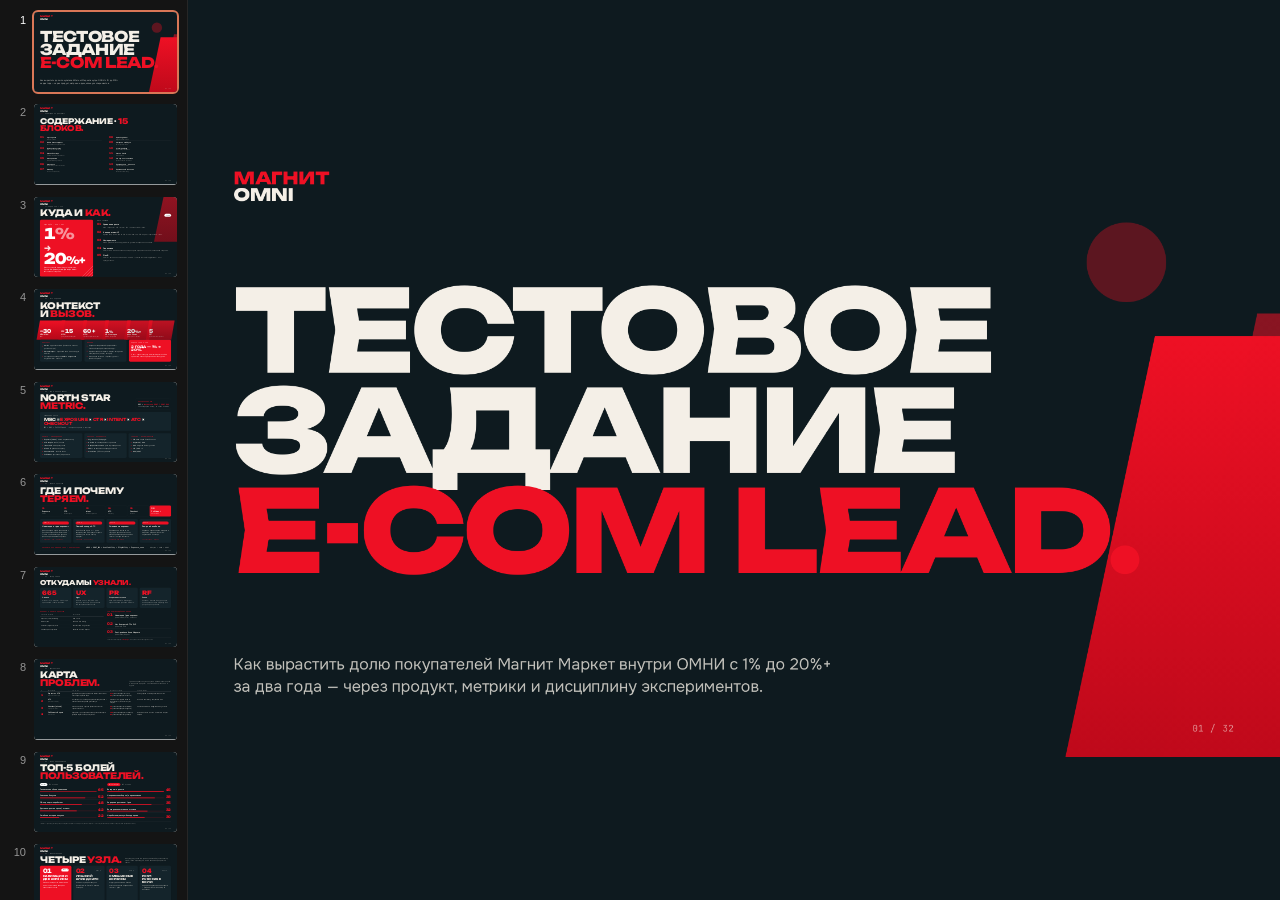
<file: project/index.html>
<!doctype html>
<html lang="ru">
<head>
<meta charset="utf-8" />
<meta name="viewport" content="width=device-width,initial-scale=1" />
<title>Магнит · Тестовое задание E-com Lead</title>
<link rel="preconnect" href="https://fonts.googleapis.com" />
<link rel="preconnect" href="https://fonts.gstatic.com" crossorigin />
<link href="https://fonts.googleapis.com/css2?family=Unbounded:wght@400;500;600;700;800;900&family=Onest:wght@400;500;600;700&family=JetBrains+Mono:wght@400;500;600&display=swap" rel="stylesheet" />
<style>
/* Magnit OMNI–style deck · design tokens & slide chrome
   Inspired by Magnit OMNI site visual language: dark navy bg, bright red accent,
   bold uppercase wide grotesque headlines, geometric red parallelograms. */

:root{
  --bg:        #0E1A1F;        /* very dark teal-navy */
  --bg-2:      #14242B;        /* card surface */
  --bg-3:      #1B2D35;        /* elevated */
  --ink:       #F4EFE7;        /* warm off-white */
  --ink-2:     rgba(244,239,231,0.78);
  --ink-3:     rgba(244,239,231,0.58);
  --hair:      rgba(244,239,231,0.10);
  --hair-2:    rgba(244,239,231,0.18);

  --red:       #EE1024;        /* core accent — Magnit-like red */
  --red-deep:  #B70819;
  --red-soft:  #FF3A4A;
  --red-glow:  rgba(238,16,36,0.35);

  --light:     #F3EEE6;        /* light card surface for contrast slides */
  --light-2:   #E7E0D3;

  --f-disp:    "Unbounded", "Wix Madefor Display", system-ui, sans-serif;
  --f-sans:    "Onest", "Inter", system-ui, sans-serif;
  --f-mono:    "JetBrains Mono", ui-monospace, Menlo, monospace;
}

/* deck-stage chrome */
deck-stage{ background:var(--bg); --slide-background: var(--bg); }
body{ margin:0; background:var(--bg); font-family:var(--f-sans); color:var(--ink); }

/* === Slide base ============================================== */
section{
  position:relative;
  background:var(--bg);
  color:var(--ink);
  font-family:var(--f-sans);
  overflow:hidden;
  letter-spacing:-0.005em;
}
section.light{ background:var(--light); color:#0E1A1F; }

/* navbar & footer (consistent across slides) */
.nav{
  position:absolute; left:80px; right:80px; top:48px;
  display:flex; align-items:center; justify-content:space-between;
  z-index:5;
}
.brand{
  display:inline-flex; align-items:baseline; gap:0;
  font-family:var(--f-disp); font-weight:800;
  font-size:30px; line-height:0.95; letter-spacing:-0.01em;
  color:var(--red); text-transform:uppercase;
}
.brand span{ display:block; }
.brand .b1{ display:block; }
.brand .b2{ display:block; }
.brand-stack{
  display:inline-flex; flex-direction:column;
  font-family:var(--f-disp); font-weight:800; color:var(--red);
  text-transform:uppercase; font-size:30px; line-height:0.95; letter-spacing:-0.01em;
}
/* nav-links from the site mock — hidden on slides; the deck doesn't need
   a top-nav. Brand stack stays as the recognisable mark. */
.nav-links{ display:none; }
.foot{
  position:absolute; left:80px; right:80px; bottom:40px;
  display:flex; align-items:center; justify-content:space-between;
  font-family:var(--f-mono); font-size:16px; color:var(--ink-3);
  letter-spacing:0.04em; z-index:5;
  white-space:nowrap;
}
.foot span{ white-space:nowrap; }
.foot.on-light{ color:rgba(14,26,31,0.55); }
.nav.on-light .brand-stack{ color:var(--red); }
.nav.on-light .nav-links{ color:rgba(14,26,31,0.65); }

/* === Type ==================================================== */
.eyebrow{
  font-family:var(--f-mono); font-size:18px; font-weight:500;
  letter-spacing:0.12em; text-transform:uppercase; color:var(--ink-3);
  white-space:nowrap;
}
.eyebrow.red{ color:var(--red); }
.eyebrow.dark{ color:rgba(14,26,31,0.55); }

.kicker{
  display:inline-flex; align-items:center; gap:18px;
  font-family:var(--f-mono); font-size:18px; letter-spacing:0.08em;
  text-transform:uppercase; color:var(--ink-3);
  white-space:nowrap;
}
.kicker::before{
  content:""; width:48px; height:1px; background:var(--red);
}

.h-mega{
  font-family:var(--f-disp); font-weight:800;
  font-size:200px; line-height:0.88; letter-spacing:-0.035em;
  text-transform:uppercase; color:var(--ink);
}
.h1{
  font-family:var(--f-disp); font-weight:800;
  font-size:120px; line-height:0.9; letter-spacing:-0.03em;
  text-transform:uppercase; color:var(--ink);
}
.h1.tight{ font-size:88px; line-height:0.92; }
.h2{
  font-family:var(--f-disp); font-weight:700;
  font-size:84px; line-height:0.94; letter-spacing:-0.025em;
  text-transform:uppercase; color:var(--ink);
}
.h2.tight{ font-size:64px; line-height:0.96; }
.h3{
  font-family:var(--f-disp); font-weight:700;
  font-size:64px; line-height:0.98; letter-spacing:-0.02em;
  text-transform:uppercase; color:var(--ink);
}
.h4{
  font-family:var(--f-disp); font-weight:700;
  font-size:44px; line-height:1.04; letter-spacing:-0.015em;
  text-transform:uppercase; color:var(--ink);
}
.h5{
  font-family:var(--f-sans); font-weight:600;
  font-size:32px; line-height:1.18; letter-spacing:-0.005em;
  color:var(--ink);
}
.h6{
  font-family:var(--f-sans); font-weight:600;
  font-size:24px; line-height:1.2; color:var(--ink);
}

.body{ font-family:var(--f-sans); font-size:24px; line-height:1.4; color:var(--ink-2); font-weight:400; }
.body-sm{ font-family:var(--f-sans); font-size:20px; line-height:1.45; color:var(--ink-2); font-weight:400; }
.body-xs{ font-family:var(--f-sans); font-size:16px; line-height:1.45; color:var(--ink-3); }

.num{ font-family:var(--f-disp); font-feature-settings:"tnum" 1; }
.mono{ font-family:var(--f-mono); }

.red{ color:var(--red); }
.dim{ color:var(--ink-3); }

/* When inside light section */
section.light .h1,
section.light .h2,
section.light .h3,
section.light .h4,
section.light .h5,
section.light .h6,
section.light .h-mega{ color:#0E1A1F; }
section.light .body, section.light .body-sm{ color:rgba(14,26,31,0.78); }
section.light .body-xs{ color:rgba(14,26,31,0.55); }
section.light .eyebrow{ color:rgba(14,26,31,0.55); }
section.light .kicker{ color:rgba(14,26,31,0.55); }

/* === Cards & blocks ========================================== */
.card{
  background:var(--bg-2);
  border-radius:18px;
  padding:32px;
  position:relative;
}
.card.red{ background:var(--red); color:#FFF; }
.card.outline{ background:transparent; border:1px solid var(--hair-2); }
.card.light{ background:#F3EEE6; color:#0E1A1F; }

/* === Red parallelogram (signature graphic device) ============ */
.parallelo{
  background:linear-gradient(180deg, var(--red) 0%, var(--red-deep) 95%);
  transform: skewX(-10deg);
  transform-origin:top left;
  position:absolute;
}
.parallelo.faded{ opacity:0.85; }
.disc{ border-radius:50%; background:var(--red); position:absolute; }

/* === Pills / chips =========================================== */
.pill{
  display:inline-flex; align-items:center; gap:10px;
  padding:10px 18px; border-radius:999px;
  font-family:var(--f-mono); font-size:16px;
  background:transparent; border:1px solid var(--hair-2); color:var(--ink-2);
  letter-spacing:0.04em;
  white-space:nowrap;
}
.pill.solid{ background:var(--red); border-color:var(--red); color:#FFF; }
.pill.ghost-light{ background:rgba(244,239,231,0.06); border-color:rgba(244,239,231,0.12); color:var(--ink); }
.pill.light-bg{ background:#fff; color:#0E1A1F; border:none; }
.pill .dot{ width:8px; height:8px; border-radius:50%; background:var(--red); flex:0 0 auto; }

/* delta tags */
.delta{
  display:inline-flex; align-items:center; gap:8px;
  font-family:var(--f-mono); font-size:20px; font-weight:500;
  letter-spacing:0.02em;
}
.delta.up{ color:#4DD58F; }
.delta.down{ color:var(--red); }
.delta.flat{ color:var(--ink-3); }

/* === Layout helpers ========================================== */
.pad{ padding:112px 80px 104px 80px; }
.pad-tight{ padding:104px 80px 88px 80px; }
.row{ display:flex; }
.col{ display:flex; flex-direction:column; }
.grid{ display:grid; }
.gap-8{ gap:8px; } .gap-12{ gap:12px; } .gap-16{ gap:16px; } .gap-24{ gap:24px; }
.gap-32{ gap:32px; } .gap-40{ gap:40px; } .gap-48{ gap:48px; } .gap-64{ gap:64px; }
.fill{ flex:1 1 auto; min-width:0; min-height:0; }

/* === Decorative bits ========================================== */
.dotgrid{
  background-image: radial-gradient(currentColor 1.5px, transparent 1.6px);
  background-size: 18px 18px;
  color: rgba(244,239,231,0.18);
}
section.light .dotgrid{ color:rgba(14,26,31,0.18); }

.stripes{
  background-image: repeating-linear-gradient(135deg, currentColor 0 2px, transparent 2px 14px);
  color: rgba(244,239,231,0.14);
}

/* hr lines */
hr.rule{ border:0; border-top:1px solid var(--hair-2); margin:0; height:0; }
hr.rule-strong{ border:0; border-top:2px solid var(--ink); margin:0; }
section.light hr.rule{ border-top-color:rgba(14,26,31,0.15); }
section.light hr.rule-strong{ border-top-color:#0E1A1F; }

/* tables */
.tab{ width:100%; border-collapse:collapse; }
.tab th{
  text-align:left; padding:12px 14px;
  font-family:var(--f-mono); font-size:13px; font-weight:500;
  letter-spacing:0.08em; text-transform:uppercase; color:var(--ink-3);
  border-bottom:1.5px solid var(--ink);
}
.tab td{
  padding:14px 14px; vertical-align:top;
  border-bottom:1px solid var(--hair);
  font-family:var(--f-sans); font-size:17px; line-height:1.35; color:var(--ink);
}
.tab.dense td{ padding:10px 12px; font-size:15px; }
.tab.dense th{ padding:10px 12px; }
.tab td .body-xs{ font-size:14px; }
section.light .tab th{ color:rgba(14,26,31,0.55); border-bottom-color:#0E1A1F; }
section.light .tab td{ color:#0E1A1F; border-bottom-color:rgba(14,26,31,0.12); }

/* numbered list */
.numlist{ list-style:none; margin:0; padding:0; display:flex; flex-direction:column; gap:18px; }
.numlist li{
  display:grid; grid-template-columns:80px minmax(0, 1fr); gap:24px;
  align-items:baseline; padding-bottom:18px; border-bottom:1px solid var(--hair);
}
.numlist li .n{
  font-family:var(--f-disp); font-weight:700; font-size:48px;
  color:var(--red); line-height:1;
}
section.light .numlist li{ border-bottom-color:rgba(14,26,31,0.12); }

/* bullet — position:absolute marker so inline text/strong don't get split
   into separate grid items (which made every word stack vertically). */
.bullets{ list-style:none; margin:0; padding:0; display:flex; flex-direction:column; gap:12px; }
.bullets li{
  position:relative;
  padding-left:24px;
  font-family:var(--f-sans); font-size:20px; line-height:1.4; color:var(--ink-2);
}
.bullets li::before{
  content:""; position:absolute; left:0; top:0.55em;
  width:8px; height:8px; background:var(--red);
}
section.light .bullets li{ color:rgba(14,26,31,0.82); }

/* === Specific shapes ========================================== */
.bigstat{
  font-family:var(--f-disp); font-weight:800;
  font-size:180px; line-height:0.85; letter-spacing:-0.04em;
  color:#FFF;
}
.bigstat .unit{ font-size:0.42em; line-height:1; font-weight:700; opacity:0.95; }

/* arrow */
.arrow{
  font-family:var(--f-disp); font-weight:700; color:var(--red);
}

</style>
<style>
  /* Slide-specific tweaks live inline-small. Most styling is in magnit.css. */
  .gn-grid{ display:grid; grid-template-columns:repeat(12, 1fr); gap:24px; }
</style>
</head>
<body>

<deck-stage>

<!-- ════════════════════════════════════════════════════════════════════════
     S1 · TITLE
══════════════════════════════════════════════════════════════════════════ -->
<section data-screen-label="01 Title">
  <div class="nav">
    <div class="brand-stack"><span>МАГНИТ</span><span style="color:#F4EFE7">OMNI</span></div>
    <div class="nav-links"><span>Омниструктура</span><span>Принципы</span><span>Команды</span><span>Вакансии</span><span>Делимся опытом</span></div>
  </div>

  <!-- decorative red parallelograms bottom-right -->
  <div class="parallelo" style="right:-260px; bottom:-160px; width:480px; height:900px; transform:skewX(-12deg) translateY(0);"></div>
  <div class="parallelo faded" style="right:-440px; bottom:-200px; width:480px; height:980px; transform:skewX(-12deg); opacity:0.55;"></div>
  <div class="disc" style="right:200px; top:140px; width:140px; height:140px; opacity:0.35;"></div>

  <div class="pad" style="position:absolute; inset:0; display:flex; flex-direction:column; justify-content:space-between; gap:24px;">
    <div></div>
    <div>
      <div class="h-mega" style="color:var(--ink); font-size:200px; max-width:1700px;">ТЕСТОВОЕ ЗАДАНИЕ<br/><span style="color:var(--red);">E-COM&nbsp;LEAD.</span></div>
    </div>
    <div class="row gap-48" style="align-items:flex-end; max-width:1500px;">
      <div class="body" style="max-width:1100px; font-size:28px; line-height:1.4;">
        Как вырастить долю покупателей Магнит&nbsp;Маркет внутри&nbsp;ОМНИ с&nbsp;1% до&nbsp;20%+ за&nbsp;два года —
        через&nbsp;продукт, метрики и&nbsp;дисциплину экспериментов.
      </div>
    </div>
  </div>

  <div class="foot">
    <span></span>
    <span>01 / 32</span>
  </div>
</section>

<!-- ════════════════════════════════════════════════════════════════════════
     S2 · СОДЕРЖАНИЕ
══════════════════════════════════════════════════════════════════════════ -->
<section data-screen-label="02 Содержание">
  <div class="nav">
    <div class="brand-stack"><span>МАГНИТ</span><span style="color:#F4EFE7">OMNI</span></div>
    <div class="nav-links"><span>Омниструктура</span><span>Принципы</span><span>Команды</span><span>Вакансии</span><span>Делимся опытом</span></div>
  </div>

  <div class="pad" style="position:absolute; inset:0; display:flex; flex-direction:column; gap:48px;">
    <div class="kicker">Навигация по документу</div>
    <div class="h1" style="max-width:1600px; font-size:104px;">СОДЕРЖАНИЕ · <span class="red">15 БЛОКОВ.</span></div>

    <div class="fill" style="display:grid; grid-template-columns:1fr 1fr; gap:0 96px; align-content:start; margin-top:8px;">
      <ol class="numlist" style="gap:6px;">
        <li style="padding-bottom:8px; grid-template-columns:64px 1fr;"><span class="num" style="font-family:var(--f-disp); font-weight:700; font-size:34px; color:var(--red); line-height:1;">01</span><span><span style="font-family:var(--f-sans); font-weight:600; font-size:20px; line-height:1.15;">Суть задания</span><div class="dim" style="margin-top:2px; font-size:15px;">контекст и вызов</div></span></li>
        <li style="padding-bottom:8px; grid-template-columns:64px 1fr;"><span class="num" style="font-family:var(--f-disp); font-weight:700; font-size:34px; color:var(--red); line-height:1;">02</span><span><span style="font-family:var(--f-sans); font-weight:600; font-size:20px; line-height:1.15;">NSM и бизнес-эффект</span><div class="dim" style="margin-top:2px; font-size:15px;">North Star Metric и дерево метрик</div></span></li>
        <li style="padding-bottom:8px; grid-template-columns:64px 1fr;"><span class="num" style="font-family:var(--f-disp); font-weight:700; font-size:34px; color:var(--red); line-height:1;">03</span><span><span style="font-family:var(--f-sans); font-weight:600; font-size:20px; line-height:1.15;">Диагностика утечек</span><div class="dim" style="margin-top:2px; font-size:15px;">growth equation, проблемы</div></span></li>
        <li style="padding-bottom:8px; grid-template-columns:64px 1fr;"><span class="num" style="font-family:var(--f-disp); font-weight:700; font-size:34px; color:var(--red); line-height:1;">04</span><span><span style="font-family:var(--f-sans); font-weight:600; font-size:20px; line-height:1.15;">Целевой паттерн</span><div class="dim" style="margin-top:2px; font-size:15px;">4 стратегических инициативы H1</div></span></li>
        <li style="padding-bottom:8px; grid-template-columns:64px 1fr;"><span class="num" style="font-family:var(--f-disp); font-weight:700; font-size:34px; color:var(--red); line-height:1;">05</span><span><span style="font-family:var(--f-sans); font-weight:600; font-size:20px; line-height:1.15;">Эксперименты</span><div class="dim" style="margin-top:2px; font-size:15px;">A/B-дизайн, MDE, guardrails</div></span></li>
        <li style="padding-bottom:8px; grid-template-columns:64px 1fr;"><span class="num" style="font-family:var(--f-disp); font-weight:700; font-size:34px; color:var(--red); line-height:1;">06</span><span><span style="font-family:var(--f-sans); font-weight:600; font-size:20px; line-height:1.15;">Экономика</span><div class="dim" style="margin-top:2px; font-size:15px;">модель вклада и юнит-экономика</div></span></li>
        <li style="padding-bottom:8px; grid-template-columns:64px 1fr; border-bottom:none;"><span class="num" style="font-family:var(--f-disp); font-weight:700; font-size:34px; color:var(--red); line-height:1;">07</span><span><span style="font-family:var(--f-sans); font-weight:600; font-size:20px; line-height:1.15;">Roadmap</span><div class="dim" style="margin-top:2px; font-size:15px;">H1 → H2 → H3 (0–36 мес.)</div></span></li>
      </ol>
      <ol class="numlist" start="8" style="gap:6px;">
        <li style="padding-bottom:8px; grid-template-columns:64px 1fr;"><span class="num" style="font-family:var(--f-disp); font-weight:700; font-size:34px; color:var(--red); line-height:1;">08</span><span><span style="font-family:var(--f-sans); font-weight:600; font-size:20px; line-height:1.15;">Operating Model</span><div class="dim" style="margin-top:2px; font-size:15px;">владельцы, RACI, ритмы</div></span></li>
        <li style="padding-bottom:8px; grid-template-columns:64px 1fr;"><span class="num" style="font-family:var(--f-disp); font-weight:700; font-size:34px; color:var(--red); line-height:1;">09</span><span><span style="font-family:var(--f-sans); font-weight:600; font-size:20px; line-height:1.15;">Метрики и плейбуки</span><div class="dim" style="margin-top:2px; font-size:15px;">KPI × владельцы × MDE</div></span></li>
        <li style="padding-bottom:8px; grid-template-columns:64px 1fr;"><span class="num" style="font-family:var(--f-disp); font-weight:700; font-size:34px; color:var(--red); line-height:1;">10</span><span><span style="font-family:var(--f-sans); font-weight:600; font-size:20px; line-height:1.15;">C-level дашборд</span><div class="dim" style="margin-top:2px; font-size:15px;">пять блоков для решения</div></span></li>
        <li style="padding-bottom:8px; grid-template-columns:64px 1fr;"><span class="num" style="font-family:var(--f-disp); font-weight:700; font-size:34px; color:var(--red); line-height:1;">11</span><span><span style="font-family:var(--f-sans); font-weight:600; font-size:20px; line-height:1.15;">Риски и Plan B</span><div class="dim" style="margin-top:2px; font-size:15px;">circuit breakers</div></span></li>
        <li style="padding-bottom:8px; grid-template-columns:64px 1fr;"><span class="num" style="font-family:var(--f-disp); font-weight:700; font-size:34px; color:var(--red); line-height:1;">12</span><span><span style="font-family:var(--f-sans); font-weight:600; font-size:20px; line-height:1.15;">Что нужно от компании</span><div class="dim" style="margin-top:2px; font-size:15px;">данные, решения, next steps</div></span></li>
        <li style="padding-bottom:8px; grid-template-columns:64px 1fr;"><span class="num" style="font-family:var(--f-disp); font-weight:700; font-size:34px; color:var(--red); line-height:1;">13</span><span><span style="font-family:var(--f-sans); font-weight:600; font-size:20px; line-height:1.15;">Приложение A · UX-спеки</span><div class="dim" style="margin-top:2px; font-size:15px;">4 инициативы в деталях</div></span></li>
        <li style="padding-bottom:8px; grid-template-columns:64px 1fr; border-bottom:none;"><span class="num" style="font-family:var(--f-disp); font-weight:700; font-size:34px; color:var(--red); line-height:1;">14</span><span><span style="font-family:var(--f-sans); font-weight:600; font-size:20px; line-height:1.15;">Приложение B · Research</span><div class="dim" style="margin-top:2px; font-size:15px;">бенчмарки и data ready</div></span></li>
      </ol>
    </div>
  </div>

  <div class="foot"><span></span><span>02 / 32</span></div>
</section>

<!-- ════════════════════════════════════════════════════════════════════════
     S3 · TL;DR
══════════════════════════════════════════════════════════════════════════ -->
<section data-screen-label="03 TL;DR">
  <div class="nav">
    <div class="brand-stack"><span>МАГНИТ</span><span style="color:#F4EFE7">OMNI</span></div>
    <div class="nav-links"><span>Омниструктура</span><span>Принципы</span><span>Команды</span><span>Вакансии</span><span>Делимся опытом</span></div>
  </div>

  <div class="parallelo" style="right:-220px; top:-100px; width:380px; height:700px; transform:skewX(-12deg); opacity:0.6;"></div>

  <div class="pad" style="position:absolute; inset:0; display:flex; flex-direction:column; gap:40px;">
    <div class="row gap-24" style="justify-content:space-between; align-items:flex-end;">
      <div>
        <div class="kicker">TL;DR для CEO / CPO</div>
        <div class="h1" style="margin-top:18px;">КУДА И <span class="red">КАК.</span></div>
      </div>
      <span class="pill light-bg">TL;DR</span>
    </div>

    <div class="grid" style="grid-template-columns:1fr 1.4fr; gap:48px; flex:1 1 auto;">
      <!-- left: hero stat -->
      <div class="card" style="background:var(--red); color:#FFF; display:flex; flex-direction:column; justify-content:space-between; padding:48px; position:relative; overflow:hidden;">
        <div>
          <div class="eyebrow" style="color:rgba(255,255,255,0.7);">Куда идём · NSM = MBC</div>
          <div class="bigstat num" style="margin-top:24px; font-size:200px;">1<span style="color:rgba(255,255,255,0.55);">%</span><br/><span class="arrow" style="color:rgba(255,255,255,0.85); font-size:0.55em;">→</span> 20<span style="font-size:0.7em;">%+</span></div>
        </div>
        <div class="body-sm" style="color:rgba(255,255,255,0.92); max-width:480px; margin-top:24px;">
          Доля покупателей Магнит Маркет в OMNI MAU.<br/>
          Ступени: <strong>3% (12 мес) → 10% (36 мес) → 20%+</strong> — без «заливки» скидками.
        </div>
        <div class="stripes" style="position:absolute; right:-40px; bottom:-40px; width:280px; height:280px; color:rgba(255,255,255,0.18);"></div>
      </div>

      <!-- right: 5 thesis -->
      <div class="col gap-16">
        <div class="eyebrow">Пять тезисов</div>
        <div class="numlist" style="display:flex; flex-direction:column; gap:14px;">
          <div class="row gap-24" style="border-bottom:1px solid var(--hair); padding-bottom:14px; align-items:baseline;">
            <span class="num" style="font-size:38px; font-weight:700; color:var(--red); width:60px;">01</span>
            <div><div class="h5" style="font-size:26px;">Уравнение роста</div><div class="body-sm dim">MBC = Exposure × CTR × Intent × ATC × Checkout. NSM — MBC.</div></div>
          </div>
          <div class="row gap-24" style="border-bottom:1px solid var(--hair); padding-bottom:14px; align-items:baseline;">
            <span class="num" style="font-size:38px; font-weight:700; color:var(--red); width:60px;">02</span>
            <div><div class="h5" style="font-size:26px;">4 инициативы H1</div><div class="body-sm dim">Единый вход · Quick-add на PLP · Мост mixed-cart · ETA-виджет + претензии в 1 клик.</div></div>
          </div>
          <div class="row gap-24" style="border-bottom:1px solid var(--hair); padding-bottom:14px; align-items:baseline;">
            <span class="num" style="font-size:38px; font-weight:700; color:var(--red); width:60px;">03</span>
            <div><div class="h5" style="font-size:26px;">Измеримость</div><div class="body-sm dim">MDE и дизайн A/B на каждую, SRM=0, guardrails сервиса и экономики.</div></div>
          </div>
          <div class="row gap-24" style="border-bottom:1px solid var(--hair); padding-bottom:14px; align-items:baseline;">
            <span class="num" style="font-size:38px; font-weight:700; color:var(--red); width:60px;">04</span>
            <div><div class="h5" style="font-size:26px;">Экономика</div><div class="body-sm dim">CM2 / order ≥ 0 в обоих каналах, контроль доли отрицательных UCM, не заливаем скидками.</div></div>
          </div>
          <div class="row gap-24" style="padding-bottom:8px; align-items:baseline;">
            <span class="num" style="font-size:38px; font-weight:700; color:var(--red); width:60px;">05</span>
            <div><div class="h5" style="font-size:26px;">Plan B</div><div class="body-sm dim">CM2&lt;0 — авто-кап инсентивов; On-time&lt;Y% — throttle слотов; Drop@Mixed↑ — мост принудительно.</div></div>
          </div>
        </div>
      </div>
    </div>
  </div>

  <div class="foot"><span></span><span>03 / 32</span></div>
</section>

<!-- ════════════════════════════════════════════════════════════════════════
     S4 · КОНТЕКСТ И ВЫЗОВ
══════════════════════════════════════════════════════════════════════════ -->
<section data-screen-label="04 Контекст">
  <div class="nav">
    <div class="brand-stack"><span>МАГНИТ</span><span style="color:#F4EFE7">OMNI</span></div>
    <div class="nav-links"><span>Омниструктура</span><span>Принципы</span><span>Команды</span><span>Вакансии</span><span>Делимся опытом</span></div>
  </div>

  <div class="pad" style="position:absolute; inset:0; display:flex; flex-direction:column; gap:32px;">
    <div class="kicker">01 · Суть задания</div>
    <div class="h1" style="max-width:1600px;">КОНТЕКСТ <br/>И <span class="red">ВЫЗОВ.</span></div>

    <!-- big stats row, parallelograms in background -->
    <div style="display:grid; grid-template-columns:repeat(6,1fr); gap:0; margin-top:8px; position:relative; height:280px;">
      <!-- 6 parallelograms with stats -->
      <div class="parallelo" style="position:relative; left:0; top:0; width:100%; height:100%; transform:skewX(-10deg); display:flex; flex-direction:column; justify-content:space-between; padding:28px 24px; color:#FFF; border-radius:0;">
        <div></div>
        <div style="transform:skewX(10deg);"><div class="num" style="font-weight:800; font-size:72px; line-height:0.85;">~30</div><div class="h6" style="font-weight:700; margin-top:4px;">МЛН MAU</div><div class="body-xs" style="color:rgba(255,255,255,0.78); margin-top:6px;">OMNI</div></div>
      </div>
      <div class="parallelo" style="position:relative; left:0; top:0; width:100%; height:100%; transform:skewX(-10deg); padding:28px 24px; color:#FFF; border-radius:0; display:flex; flex-direction:column; justify-content:space-between; opacity:0.96;">
        <div></div>
        <div style="transform:skewX(10deg);"><div class="num" style="font-weight:800; font-size:72px; line-height:0.85;">~15</div><div class="h6" style="font-weight:700; margin-top:4px;">МЛН</div><div class="body-xs" style="color:rgba(255,255,255,0.78); margin-top:6px;">доступов МагнитМаркет</div></div>
      </div>
      <div class="parallelo" style="position:relative; left:0; top:0; width:100%; height:100%; transform:skewX(-10deg); padding:28px 24px; color:#FFF; border-radius:0; display:flex; flex-direction:column; justify-content:space-between; opacity:0.92;">
        <div></div>
        <div style="transform:skewX(10deg);"><div class="num" style="font-weight:800; font-size:72px; line-height:0.85;">60+</div><div class="h6" style="font-weight:700; margin-top:4px;">МЛН</div><div class="body-xs" style="color:rgba(255,255,255,0.78); margin-top:6px;">офлайн-покупателей / мес</div></div>
      </div>
      <div class="parallelo" style="position:relative; left:0; top:0; width:100%; height:100%; transform:skewX(-10deg); padding:28px 24px; color:#FFF; border-radius:0; display:flex; flex-direction:column; justify-content:space-between; opacity:0.88;">
        <div></div>
        <div style="transform:skewX(10deg);"><div class="num" style="font-weight:800; font-size:72px; line-height:0.85;">1<span style="font-size:0.6em;">%</span></div><div class="h6" style="font-weight:700; margin-top:4px;">NSM сегодня</div><div class="body-xs" style="color:rgba(255,255,255,0.78); margin-top:6px;">OMNI → покупатели</div></div>
      </div>
      <div class="parallelo" style="position:relative; left:0; top:0; width:100%; height:100%; transform:skewX(-10deg); padding:28px 24px; color:#FFF; border-radius:0; display:flex; flex-direction:column; justify-content:space-between; opacity:0.84;">
        <div></div>
        <div style="transform:skewX(10deg);"><div class="num" style="font-weight:800; font-size:72px; line-height:0.85;">20<span style="font-size:0.6em;">%+</span></div><div class="h6" style="font-weight:700; margin-top:4px;">цель 24 мес</div><div class="body-xs" style="color:rgba(255,255,255,0.78); margin-top:6px;">долго­срочно — больше</div></div>
      </div>
      <div class="parallelo" style="position:relative; left:0; top:0; width:100%; height:100%; transform:skewX(-10deg); padding:28px 24px; color:#FFF; border-radius:0; display:flex; flex-direction:column; justify-content:space-between; opacity:0.78;">
        <div></div>
        <div style="transform:skewX(10deg);"><div class="num" style="font-weight:800; font-size:72px; line-height:0.85;">5</div><div class="h6" style="font-weight:700; margin-top:4px;">ЛЕТ</div><div class="body-xs" style="color:rgba(255,255,255,0.78); margin-top:6px;">стратегический горизонт</div></div>
      </div>
    </div>

    <!-- three columns with content blocks -->
    <div class="grid" style="grid-template-columns:1fr 1fr 1fr; gap:32px; margin-top:24px;">
      <div class="card">
        <div class="eyebrow red">Контекст</div>
        <ul class="bullets" style="margin-top:16px;">
          <li><strong>OMNI</strong> — ядро экосистемы (лояльность, каталог, доставка, игры).</li>
          <li><strong>МагнитМаркет</strong> — отдельный апп и ин-апп модуль в OMNI.</li>
          <li>Сегодняшняя конверсия <strong>OMNI → покупатели</strong> внутри ОМНИ — около&nbsp;1%.</li>
        </ul>
      </div>
      <div class="card">
        <div class="eyebrow red">Вызовы</div>
        <ul class="bullets" style="margin-top:16px;">
          <li>Недомонетизированный трафик OMNI — основной сценарий «показать карту».</li>
          <li>Фрагментация CJM OMNI ↔ Маркет: нет единого окна (корзина / поиск / история).</li>
          <li>Ассоциация «Магнит» = офлайн «у дома» — привычки против.</li>
        </ul>
      </div>
      <div class="card" style="background:var(--red); color:#FFF;">
        <div class="eyebrow" style="color:rgba(255,255,255,0.7);">Задача Lead E-com</div>
        <div class="h4" style="margin-top:18px; color:#FFF;">2 года — 1% → 20%.</div>
        <div class="body-sm" style="color:rgba(255,255,255,0.92); margin-top:14px;">
          5 лет — сделать покупку в МагнитМаркет такой же привычной, как поход в офлайн-магазин у дома.
        </div>
      </div>
    </div>
  </div>

  <div class="foot"><span></span><span>04 / 32</span></div>
</section>

<!-- ════════════════════════════════════════════════════════════════════════
     S5 · NSM И ДЕРЕВО МЕТРИК
══════════════════════════════════════════════════════════════════════════ -->
<section data-screen-label="05 NSM">
  <div class="nav">
    <div class="brand-stack"><span>МАГНИТ</span><span style="color:#F4EFE7">OMNI</span></div>
    <div class="nav-links"><span>Омниструктура</span><span>Принципы</span><span>Команды</span><span>Вакансии</span><span>Делимся опытом</span></div>
  </div>

  <div class="pad" style="position:absolute; inset:0; display:flex; flex-direction:column; gap:32px;">
    <div class="row" style="justify-content:space-between; align-items:flex-end;">
      <div>
        <div class="kicker">02 · NSM и бизнес-эффект</div>
        <div class="h1" style="margin-top:16px;">NORTH STAR <br/><span class="red">METRIC.</span></div>
      </div>
      <div class="card outline" style="padding:24px 32px;">
        <div class="eyebrow red">Определение NSM</div>
        <div class="h5 mono" style="font-size:22px; margin-top:12px; line-height:1.5;">
          MBC = <span class="red">покупатели OMNI / OMNI MAU</span><br/>
          <span class="dim" style="font-size:18px;">за календарный месяц, ≥1 заказ из OMNI</span>
        </div>
      </div>
    </div>

    <!-- equation -->
    <div class="card" style="background:var(--bg-2); padding:32px 48px;">
      <div class="eyebrow">Уравнение роста</div>
      <div class="h2 mono" style="margin-top:10px; font-family:var(--f-disp); font-size:56px; line-height:1.05; letter-spacing:-0.02em;">
        MBC = <span class="red">Exposure</span> × <span class="red">CTR</span> × <span class="red">Intent</span> × <span class="red">ATC</span> × <span class="red">Checkout</span>
      </div>
      <div class="h5 mono dim" style="margin-top:12px; font-size:22px;">MDC = MBC × Fulfillment&nbsp;&nbsp;<span class="dim" style="font-size:18px;">— контроль сервиса и повторов</span></div>
    </div>

    <!-- 3 metric trees -->
    <div class="grid" style="grid-template-columns:1fr 1fr 1fr; gap:24px; flex:1 1 auto;">
      <div class="card">
        <div class="eyebrow red">Growth · еженедельно</div>
        <ul class="bullets" style="margin-top:16px;">
          <li><strong>Exposure (Views)</strong> · % MAU, видевших вход</li>
          <li><strong>CTR входов</strong> · клики / показы</li>
          <li><strong>Intent CVR</strong> · выбор получения</li>
          <li><strong>ATC CVR</strong> · добавил в корзину</li>
          <li><strong>Checkout CVR</strong> · оплачен заказ</li>
          <li><strong>Fulfillment</strong> · доставлен / выдан в SLA</li>
        </ul>
      </div>
      <div class="card">
        <div class="eyebrow red">Process · guardrails</div>
        <ul class="bullets" style="margin-top:16px;">
          <li><strong>Pay-success / Fail-pay %</strong></li>
          <li><strong>On-time %</strong> · своевременность доставки</li>
          <li><strong>Прозрачность замен</strong> · доля подтверждённых</li>
          <li><strong>SRM = 0</strong> · обязательно перед раскаткой</li>
          <li><strong>Crash-free / TTI</strong> · не хуже базы</li>
        </ul>
      </div>
      <div class="card">
        <div class="eyebrow red">Lagging · месяц/квартал</div>
        <ul class="bullets" style="margin-top:16px;">
          <li><strong>FTO-rate</strong> · первый онлайн-заказ</li>
          <li><strong>Repeat 30 / 90 d</strong></li>
          <li><strong>AOV</strong> · weighted, Delivery vs C&amp;C</li>
          <li><strong>LTV / CAC</strong> · ≥ 3</li>
          <li><strong>NPS / CSAT</strong></li>
        </ul>
      </div>
    </div>

    <!-- bottom: how we go 3% → 5% → 10% → 20% — removed (duplicated on TL;DR) -->
  </div>

  <div class="foot"><span></span><span>05 / 32</span></div>
</section>

<!-- ════════════════════════════════════════════════════════════════════════
     S6 · GROWTH EQUATION И ДИАГНОСТИКА
══════════════════════════════════════════════════════════════════════════ -->
<section data-screen-label="06 Growth equation">
  <div class="nav">
    <div class="brand-stack"><span>МАГНИТ</span><span style="color:#F4EFE7">OMNI</span></div>
    <div class="nav-links"><span>Омниструктура</span><span>Принципы</span><span>Команды</span><span>Вакансии</span><span>Делимся опытом</span></div>
  </div>

  <div class="pad" style="position:absolute; inset:0; display:flex; flex-direction:column; gap:32px;">
    <div class="kicker">02 · Growth equation</div>
    <div class="h1" style="max-width:1600px;">ГДЕ И ПОЧЕМУ <br/><span class="red">ТЕРЯЕМ.</span></div>

    <!-- 6-step funnel -->
    <div style="display:grid; grid-template-columns:repeat(6,1fr); gap:8px; margin-top:8px;">
      <div class="card outline" style="padding:24px; text-align:left;">
        <span class="num" style="font-size:28px; font-weight:700; color:var(--red);">01</span>
        <div class="h6" style="margin-top:8px;">Exposure</div>
        <div class="body-xs" style="margin-top:4px;">Views</div>
      </div>
      <div class="card outline" style="padding:24px;">
        <span class="num" style="font-size:28px; font-weight:700; color:var(--red);">02</span>
        <div class="h6" style="margin-top:8px;">CTR</div>
        <div class="body-xs" style="margin-top:4px;">клики входов</div>
      </div>
      <div class="card outline" style="padding:24px;">
        <span class="num" style="font-size:28px; font-weight:700; color:var(--red);">03</span>
        <div class="h6" style="margin-top:8px;">Intent</div>
        <div class="body-xs" style="margin-top:4px;">способ получения</div>
      </div>
      <div class="card outline" style="padding:24px;">
        <span class="num" style="font-size:28px; font-weight:700; color:var(--red);">04</span>
        <div class="h6" style="margin-top:8px;">ATC</div>
        <div class="body-xs" style="margin-top:4px;">в корзину</div>
      </div>
      <div class="card outline" style="padding:24px;">
        <span class="num" style="font-size:28px; font-weight:700; color:var(--red);">05</span>
        <div class="h6" style="margin-top:8px;">Checkout</div>
        <div class="body-xs" style="margin-top:4px;">оплачен</div>
      </div>
      <div class="card" style="background:var(--red); color:#FFF; padding:24px;">
        <span class="num" style="font-size:28px; font-weight:700; color:rgba(255,255,255,0.7);">06</span>
        <div class="h6" style="margin-top:8px; color:#FFF;">Fulfillment</div>
        <div class="body-xs" style="margin-top:4px; color:rgba(255,255,255,0.85);">в SLA → MDC</div>
      </div>
    </div>

    <!-- 4 leakage points -->
    <div class="grid" style="grid-template-columns:repeat(4,1fr); gap:24px; flex:1 1 auto;">
      <div class="card" style="display:flex; flex-direction:column; gap:14px;">
        <span class="pill solid">ранг 1</span>
        <div class="h5" style="font-size:26px;">Навигация и «две корзины»</div>
        <div class="body-sm">Два сценария в одном приложении с разными корзинами. Market «ниже сгиба» → ложные заходы, дропы на финале при смешанных корзинах.</div>
        <div class="body-xs mono" style="margin-top:auto; color:var(--red);">→ Exposure · CTR · Checkout</div>
      </div>
      <div class="card" style="display:flex; flex-direction:column; gap:14px;">
        <span class="pill solid">ранг 2</span>
        <div class="h5" style="font-size:26px;">Лишний клик до ATC</div>
        <div class="body-sm">На PLP нет быстрого «+» — даже безатрибутный SKU требует открыть PDP. Импульс гаснет, повтор страдает.</div>
        <div class="body-xs mono" style="margin-top:auto; color:var(--red);">→ ATC CVR · ATC latency</div>
      </div>
      <div class="card" style="display:flex; flex-direction:column; gap:14px;">
        <span class="pill solid">ранг 3</span>
        <div class="h5" style="font-size:26px;">Смешанные корзины</div>
        <div class="body-sm">Проблема не в платежах, а в структуре: разные источники → разные правила оформления. Без «моста» — потеря контекста.</div>
        <div class="body-xs mono" style="margin-top:auto; color:var(--red);">→ Checkout CVR mixed</div>
      </div>
      <div class="card" style="display:flex; flex-direction:column; gap:14px;">
        <span class="pill solid">ранг 4</span>
        <div class="h5" style="font-size:26px;">Pos-purchase боли</div>
        <div class="body-sm">Задержки, недовложения, возвраты в Маркете → разрыв MBC → MDC, падение NPS и повтора.</div>
        <div class="body-xs mono" style="margin-top:auto; color:var(--red);">→ Fulfillment · Repeat</div>
      </div>
    </div>

    <!-- aMAU formula -->
    <div class="card outline" style="padding:24px 32px; margin-top:0;">
      <div class="row gap-32" style="align-items:center; justify-content:space-between;">
        <span class="eyebrow red">Абсолюты без ошибки «MAU = покупатели»</span>
        <div class="h5 mono" style="font-size:22px;">aMAU = OMNI_MAU × Availability × Eligibility × Exposure_seen</div>
        <div class="h5 mono dim" style="font-size:20px;">ΔBuyers = aMAU × ΔMBC</div>
      </div>
    </div>
  </div>

  <div class="foot"><span></span><span>06 / 32</span></div>
</section>

<!-- ════════════════════════════════════════════════════════════════════════
     S7 · МЕТОД СБОРА И ТОП-ПРОБЛЕМЫ
══════════════════════════════════════════════════════════════════════════ -->
<section data-screen-label="07 Метод">
  <div class="nav">
    <div class="brand-stack"><span>МАГНИТ</span><span style="color:#F4EFE7">OMNI</span></div>
    <div class="nav-links"><span>Омниструктура</span><span>Принципы</span><span>Команды</span><span>Вакансии</span><span>Делимся опытом</span></div>
  </div>

  <div class="pad" style="position:absolute; inset:0; display:flex; flex-direction:column; gap:32px;">
    <div class="kicker">03 · Метод сбора</div>
    <div class="h1 tight" style="max-width:1600px;">ОТКУДА МЫ <span class="red">УЗНАЛИ.</span></div>

    <!-- methodology cards -->
    <div class="grid" style="grid-template-columns:repeat(4,1fr); gap:24px;">
      <div class="card">
        <div class="num" style="font-size:80px; font-weight:800; color:var(--red); line-height:0.9;">665</div>
        <div class="h5" style="font-size:22px; margin-top:12px;">Отзывов</div>
        <div class="body-sm dim" style="margin-top:8px;">Магнит — 372 · Маркет — 293. Сторы приложений + сайты-отзовики.</div>
      </div>
      <div class="card">
        <div class="num" style="font-size:80px; font-weight:800; color:var(--red); line-height:0.9;">UX</div>
        <div class="h5" style="font-size:22px; margin-top:12px;">Аудит</div>
        <div class="body-sm dim" style="margin-top:8px;">Главная · поиск · PLP/PDP · обе корзины · checkout · post-purchase. iOS, авторизованная сессия.</div>
      </div>
      <div class="card">
        <div class="num" style="font-size:80px; font-weight:800; color:var(--red); line-height:0.9;">PR</div>
        <div class="h5" style="font-size:22px; margin-top:12px;">Открытые источники</div>
        <div class="body-sm dim" style="margin-top:8px;">СМИ, отчёты АКИТ и Data Insight, публичные коммуникации Магнита.</div>
      </div>
      <div class="card">
        <div class="num" style="font-size:80px; font-weight:800; color:var(--red); line-height:0.9;">RF</div>
        <div class="h5" style="font-size:22px; margin-top:12px;">Рамки</div>
        <div class="body-sm dim" style="margin-top:8px;">Локация — Москва. Флоу до оплаты. Кластеризация через Perplexity. Без доступа к post-purchase.</div>
      </div>
    </div>

    <!-- mapping to growth equation -->
    <div class="grid" style="grid-template-columns:1fr 1fr; gap:48px; flex:1 1 auto;">
      <div>
        <div class="eyebrow red">Маппинг к Growth equation</div>
        <table class="tab" style="margin-top:16px;">
          <thead><tr><th>Категория сигналов</th><th>Шаг воронки</th></tr></thead>
          <tbody>
            <tr><td>Exposure / Trust / Reliability</td><td class="mono red">Views · CTR</td></tr>
            <tr><td>Browse / ATC</td><td class="mono red">ATC CVR · ATC latency</td></tr>
            <tr><td>Checkout / Payments / Auth</td><td class="mono red">Checkout CVR · Pay-success</td></tr>
            <tr><td style="border-bottom:none;">Fulfillment / Post-purchase</td><td class="mono red" style="border-bottom:none;">Delivered · On-time · Repeat</td></tr>
          </tbody>
        </table>
      </div>
      <div>
        <div class="eyebrow red">Три подтверждённых корня</div>
        <ul class="numlist" style="margin-top:16px;">
          <li><span class="num n">01</span><span><strong class="h5" style="font-size:24px;">Навигация / две корзины</strong> <div class="body-sm dim">режет Views / CTR / Checkout</div></span></li>
          <li><span class="num n">02</span><span><strong class="h5" style="font-size:24px;">Нет быстрого ATC с PLP</strong> <div class="body-sm dim">режет ATC CVR</div></span></li>
          <li><span class="num n">03</span><span><strong class="h5" style="font-size:24px;">Post-purchase боли Маркета</strong> <div class="body-sm dim">режет MDC / Repeat</div></span></li>
        </ul>
        <div class="body-xs" style="margin-top:18px; color:var(--ink-3);">
          Гипотеза «Intent-барьер» <strong style="color:var(--red);">отвергнута</strong> — товар можно класть без адреса и слота.
        </div>
      </div>
    </div>
  </div>

  <div class="foot"><span></span><span>07 / 32</span></div>
</section>

<!-- ════════════════════════════════════════════════════════════════════════
     S8 · КАРТА ПРОБЛЕМ ПО ВОРОНКЕ
══════════════════════════════════════════════════════════════════════════ -->
<section data-screen-label="08 Карта проблем">
  <div class="nav">
    <div class="brand-stack"><span>МАГНИТ</span><span style="color:#F4EFE7">OMNI</span></div>
    <div class="nav-links"><span>Омниструктура</span><span>Принципы</span><span>Команды</span><span>Вакансии</span><span>Делимся опытом</span></div>
  </div>

  <div class="pad" style="position:absolute; inset:0; display:flex; flex-direction:column; gap:24px;">
    <div class="row" style="justify-content:space-between; align-items:flex-end;">
      <div>
        <div class="kicker">03 · Диагностика</div>
        <div class="h1" style="margin-top:14px;">КАРТА <span class="red">ПРОБЛЕМ.</span></div>
      </div>
      <div class="body-sm dim" style="max-width:560px;">
        Где именно рвётся путь к покупке в OMNI→Маркет и какой шаг воронки страдает — на основе 665 сигналов и UX-аудита.
      </div>
    </div>

    <table class="tab" style="margin-top:8px;">
      <thead>
        <tr>
          <th style="width:60px;">№</th>
          <th style="width:300px;">Шаг воронки</th>
          <th style="width:480px;">Что не так</th>
          <th style="width:340px;">Сигналы из отзывов</th>
          <th>Метрика-мишень</th>
        </tr>
      </thead>
      <tbody>
        <tr>
          <td><span class="num" style="color:var(--red); font-size:36px; font-weight:700;">1</span></td>
          <td><div class="h5" style="font-size:22px;">Exposure → CTR</div><div class="body-xs dim">входы и понятность пути</div></td>
          <td>Две корзины в одном приложении, Market «ниже сгиба», поиск ведёт в разные миры.</td>
          <td><strong class="red num">273</strong> упоминаний (Магнит, Trust)<br/><strong class="red num">90</strong> упоминаний (Маркет, Exposure)</td>
          <td class="mono">Share_exposed · CTR входов · Mixed-cart rate</td>
        </tr>
        <tr>
          <td><span class="num" style="color:var(--red); font-size:36px; font-weight:700;">2</span></td>
          <td><div class="h5" style="font-size:22px;">ATC</div><div class="body-xs dim">добавление в корзину</div></td>
          <td>Нет быстрого «+» на PLP даже для безатрибутных SKU — обязательный заход в PDP, длинный путь.</td>
          <td>Косвенно — UX-аудит. Жалобы на «медленность / сложность» пути к покупке.</td>
          <td class="mono">ATC CVR · ATC latency · ATC/Session · AOV</td>
        </tr>
        <tr>
          <td><span class="num" style="color:var(--red); font-size:36px; font-weight:700;">3</span></td>
          <td><div class="h5" style="font-size:22px;">Checkout (mixed)</div><div class="body-xs dim">структурное трение</div></td>
          <td>Разные источники → разные правила. Без «моста» теряется контекст.</td>
          <td><strong class="red num">35</strong> упоминаний (Магнит, Auth/SMS)<br/><strong class="red num">22</strong> упоминания (Маркет, Payments)</td>
          <td class="mono">Checkout CVR mixed · Drop@Mixed · Pay-success</td>
        </tr>
        <tr>
          <td style="border-bottom:none;"><span class="num" style="color:var(--red); font-size:36px; font-weight:700;">4</span></td>
          <td style="border-bottom:none;"><div class="h5" style="font-size:22px;">Fulfillment → Repeat</div><div class="body-xs dim">после оплаты</div></td>
          <td style="border-bottom:none;">Задержки &gt; 1 дня, недовложения, медленные возвраты. Доверие падает, повтор не случается.</td>
          <td style="border-bottom:none;"><strong class="red num">156</strong> упоминаний (Маркет, Fulfillment)<br/><strong class="red num">42</strong> упоминания (Магнит, доставка)</td>
          <td style="border-bottom:none;" class="mono">Delivered-success · On-time · Contact rate · Repeat 30/90d</td>
        </tr>
      </tbody>
    </table>
  </div>

  <div class="foot"><span></span><span>08 / 32</span></div>
</section>

<!-- ════════════════════════════════════════════════════════════════════════
     S9 · ТОП-ПРОБЛЕМЫ ПОЛЬЗОВАТЕЛЕЙ
══════════════════════════════════════════════════════════════════════════ -->
<section data-screen-label="09 Top problems">
  <div class="nav">
    <div class="brand-stack"><span>МАГНИТ</span><span style="color:#F4EFE7">OMNI</span></div>
    <div class="nav-links"><span>Омниструктура</span><span>Принципы</span><span>Команды</span><span>Вакансии</span><span>Делимся опытом</span></div>
  </div>

  <div class="pad" style="position:absolute; inset:0; display:flex; flex-direction:column; gap:24px;">
    <div class="kicker">03 · Голос пользователя</div>
    <div class="h1" style="max-width:1700px;">ТОП-5 БОЛЕЙ <br/><span class="red">ПОЛЬЗОВАТЕЛЕЙ.</span></div>

    <div class="grid" style="grid-template-columns:1fr 1fr; gap:48px; flex:1 1 auto; margin-top:16px;">
      <div>
        <div class="row gap-16" style="align-items:baseline;">
          <span class="pill light-bg">Магнит</span>
          <span class="body-sm dim mono">372 отзыва</span>
        </div>
        <div class="col gap-16" style="margin-top:24px;">
          <div style="display:grid; grid-template-columns:1fr 80px; gap:16px; align-items:center; padding-bottom:14px; border-bottom:1px solid var(--hair);">
            <div><div class="h5" style="font-size:24px;">Технические сбои и зависания</div>
              <div style="height:10px; background:rgba(238,16,36,0.18); margin-top:8px; position:relative; border-radius:2px;"><div style="height:100%; background:var(--red); width:100%; border-radius:2px;"></div></div></div>
            <div class="num red" style="font-size:46px; font-weight:800; text-align:right;">65</div>
          </div>
          <div style="display:grid; grid-template-columns:1fr 80px; gap:16px; align-items:center; padding-bottom:14px; border-bottom:1px solid var(--hair);">
            <div><div class="h5" style="font-size:24px;">Списание бонусов</div>
              <div style="height:10px; background:rgba(238,16,36,0.18); margin-top:8px; border-radius:2px;"><div style="height:100%; background:var(--red); width:80%; border-radius:2px;"></div></div></div>
            <div class="num red" style="font-size:46px; font-weight:800; text-align:right;">52</div>
          </div>
          <div style="display:grid; grid-template-columns:1fr 80px; gap:16px; align-items:center; padding-bottom:14px; border-bottom:1px solid var(--hair);">
            <div><div class="h5" style="font-size:24px;">QR-код карты не работает</div>
              <div style="height:10px; background:rgba(238,16,36,0.18); margin-top:8px; border-radius:2px;"><div style="height:100%; background:var(--red); width:74%; border-radius:2px;"></div></div></div>
            <div class="num red" style="font-size:46px; font-weight:800; text-align:right;">48</div>
          </div>
          <div style="display:grid; grid-template-columns:1fr 80px; gap:16px; align-items:center; padding-bottom:14px; border-bottom:1px solid var(--hair);">
            <div><div class="h5" style="font-size:24px;">Доставка: долгие сроки / отмены</div>
              <div style="height:10px; background:rgba(238,16,36,0.18); margin-top:8px; border-radius:2px;"><div style="height:100%; background:var(--red); width:65%; border-radius:2px;"></div></div></div>
            <div class="num red" style="font-size:46px; font-weight:800; text-align:right;">42</div>
          </div>
          <div style="display:grid; grid-template-columns:1fr 80px; gap:16px; align-items:center;">
            <div><div class="h5" style="font-size:24px;">Ошибки в истории покупок</div>
              <div style="height:10px; background:rgba(238,16,36,0.18); margin-top:8px; border-radius:2px;"><div style="height:100%; background:var(--red); width:34%; border-radius:2px;"></div></div></div>
            <div class="num red" style="font-size:46px; font-weight:800; text-align:right;">22</div>
          </div>
        </div>
      </div>

      <div>
        <div class="row gap-16" style="align-items:baseline;">
          <span class="pill solid">Магнит Маркет</span>
          <span class="body-sm dim mono">293 отзыва</span>
        </div>
        <div class="col gap-16" style="margin-top:24px;">
          <div style="display:grid; grid-template-columns:1fr 80px; gap:16px; align-items:center; padding-bottom:14px; border-bottom:1px solid var(--hair);">
            <div><div class="h5" style="font-size:24px;">Возвраты и деньги</div>
              <div style="height:10px; background:rgba(238,16,36,0.18); margin-top:8px; border-radius:2px;"><div style="height:100%; background:var(--red); width:100%; border-radius:2px;"></div></div></div>
            <div class="num red" style="font-size:46px; font-weight:800; text-align:right;">45</div>
          </div>
          <div style="display:grid; grid-template-columns:1fr 80px; gap:16px; align-items:center; padding-bottom:14px; border-bottom:1px solid var(--hair);">
            <div><div class="h5" style="font-size:24px;">Неправильная сборка / недовложения</div>
              <div style="height:10px; background:rgba(238,16,36,0.18); margin-top:8px; border-radius:2px;"><div style="height:100%; background:var(--red); width:84%; border-radius:2px;"></div></div></div>
            <div class="num red" style="font-size:46px; font-weight:800; text-align:right;">38</div>
          </div>
          <div style="display:grid; grid-template-columns:1fr 80px; gap:16px; align-items:center; padding-bottom:14px; border-bottom:1px solid var(--hair);">
            <div><div class="h5" style="font-size:24px;">Задержки доставки &gt; 1 дня</div>
              <div style="height:10px; background:rgba(238,16,36,0.18); margin-top:8px; border-radius:2px;"><div style="height:100%; background:var(--red); width:78%; border-radius:2px;"></div></div></div>
            <div class="num red" style="font-size:46px; font-weight:800; text-align:right;">35</div>
          </div>
          <div style="display:grid; grid-template-columns:1fr 80px; gap:16px; align-items:center; padding-bottom:14px; border-bottom:1px solid var(--hair);">
            <div><div class="h5" style="font-size:24px;">Блокировка негативных отзывов</div>
              <div style="height:10px; background:rgba(238,16,36,0.18); margin-top:8px; border-radius:2px;"><div style="height:100%; background:var(--red); width:71%; border-radius:2px;"></div></div></div>
            <div class="num red" style="font-size:46px; font-weight:800; text-align:right;">32</div>
          </div>
          <div style="display:grid; grid-template-columns:1fr 80px; gap:16px; align-items:center;">
            <div><div class="h5" style="font-size:24px;">Неработающая служба поддержки</div>
              <div style="height:10px; background:rgba(238,16,36,0.18); margin-top:8px; border-radius:2px;"><div style="height:100%; background:var(--red); width:66%; border-radius:2px;"></div></div></div>
            <div class="num red" style="font-size:46px; font-weight:800; text-align:right;">30</div>
          </div>
        </div>
      </div>
    </div>

    <div class="body-xs dim" style="border-top:1px solid var(--hair); padding-top:18px;">
      «Магнит» — доминируют темы доверия и надёжности (бьют по Views / CTR). «Магнит Маркет» — пост-покупочные боли (Fulfillment → Repeat / NPS, разрыв MBC → MDC).
    </div>
  </div>

  <div class="foot"><span></span><span>09 / 32</span></div>
</section>

<!-- ════════════════════════════════════════════════════════════════════════
     S10 · ДИАГНОЗ И ПРИОРИТИЗАЦИЯ
══════════════════════════════════════════════════════════════════════════ -->
<section data-screen-label="10 Диагноз">
  <div class="nav">
    <div class="brand-stack"><span>МАГНИТ</span><span style="color:#F4EFE7">OMNI</span></div>
    <div class="nav-links"><span>Омниструктура</span><span>Принципы</span><span>Команды</span><span>Вакансии</span><span>Делимся опытом</span></div>
  </div>

  <div class="pad" style="position:absolute; inset:0; display:flex; flex-direction:column; gap:24px;">
    <div class="row" style="justify-content:space-between; align-items:flex-end;">
      <div>
        <div class="kicker">03 · Приоритизация</div>
        <div class="h1" style="margin-top:14px;">ЧЕТЫРЕ <span class="red">УЗЛА.</span></div>
      </div>
      <div class="body-sm dim" style="max-width:620px;">
        Фокусируем усилия там, где максимальный мультипликатор к&nbsp;NSM = MBC, и фиксируем, что НЕ&nbsp;является приоритетом сейчас.
      </div>
    </div>

    <div class="grid" style="grid-template-columns:repeat(4, 1fr); gap:24px; flex:1 1 auto; margin-top:8px;">
      <!-- Rank 1 -->
      <div class="card" style="background:var(--red); color:#FFF; display:flex; flex-direction:column; gap:18px; padding:36px;">
        <div class="row" style="justify-content:space-between; align-items:flex-start;">
          <span class="num" style="font-size:80px; font-weight:800; line-height:0.85; color:#FFF;">01</span>
          <span class="pill light-bg">Ранг&nbsp;1</span>
        </div>
        <div class="h4" style="color:#FFF; font-size:36px;">Навигация и две корзины</div>
        <div class="body-sm" style="color:rgba(255,255,255,0.92);">Mixed-cart rate растёт, Market «ниже сгиба», когнитивный выбор без объяснения отличий.</div>
        <div style="margin-top:auto; border-top:1px solid rgba(255,255,255,0.25); padding-top:14px;">
          <div class="body-xs mono" style="color:rgba(255,255,255,0.85);">Сигналы</div>
          <div class="h5" style="color:#FFF; font-size:22px; margin-top:4px;">273 / 90 упоминаний</div>
          <div class="body-xs mono" style="color:rgba(255,255,255,0.85); margin-top:10px;">→ Exposure · CTR · Checkout</div>
        </div>
      </div>
      <!-- Rank 2 -->
      <div class="card" style="display:flex; flex-direction:column; gap:18px; padding:36px;">
        <div class="row" style="justify-content:space-between; align-items:flex-start;">
          <span class="num red" style="font-size:80px; font-weight:800; line-height:0.85;">02</span>
          <span class="pill">Ранг&nbsp;2</span>
        </div>
        <div class="h4" style="font-size:36px;">Лишний клик до ATC</div>
        <div class="body-sm">PLP без «+» убирает импульс. Долгий time-to-first-ATC, меньше повторов.</div>
        <div style="margin-top:auto; border-top:1px solid var(--hair); padding-top:14px;">
          <div class="body-xs mono dim">Подтверждено</div>
          <div class="h5" style="font-size:22px; margin-top:4px;">UX-аудитом</div>
          <div class="body-xs mono red" style="margin-top:10px;">→ ATC CVR · ATC latency · AOV</div>
        </div>
      </div>
      <!-- Rank 3 -->
      <div class="card" style="display:flex; flex-direction:column; gap:18px; padding:36px;">
        <div class="row" style="justify-content:space-between; align-items:flex-start;">
          <span class="num red" style="font-size:80px; font-weight:800; line-height:0.85;">03</span>
          <span class="pill">Ранг&nbsp;3</span>
        </div>
        <div class="h4" style="font-size:36px;">Смешанные корзины</div>
        <div class="body-sm">Структура, не платежи. Разные источники → разные правила. Без «моста» — дроп.</div>
        <div style="margin-top:auto; border-top:1px solid var(--hair); padding-top:14px;">
          <div class="body-xs mono dim">Сигнал</div>
          <div class="h5" style="font-size:22px; margin-top:4px;">Логический пик</div>
          <div class="body-xs mono red" style="margin-top:10px;">→ Checkout CVR mixed</div>
        </div>
      </div>
      <!-- Rank 4 -->
      <div class="card" style="display:flex; flex-direction:column; gap:18px; padding:36px;">
        <div class="row" style="justify-content:space-between; align-items:flex-start;">
          <span class="num red" style="font-size:80px; font-weight:800; line-height:0.85;">04</span>
          <span class="pill">Ранг&nbsp;4</span>
        </div>
        <div class="h4" style="font-size:36px;">Post-purchase боли</div>
        <div class="body-sm">Задержки, недовложения, возвраты — разрыв MBC → MDC, повтор не возникает.</div>
        <div style="margin-top:auto; border-top:1px solid var(--hair); padding-top:14px;">
          <div class="body-xs mono dim">Сигналы</div>
          <div class="h5" style="font-size:22px; margin-top:4px;">156 / 42 упоминания</div>
          <div class="body-xs mono red" style="margin-top:10px;">→ Fulfillment · Repeat 30/90d</div>
        </div>
      </div>
    </div>

    <!-- Not in focus -->
    <div class="row gap-32" style="align-items:center; padding:20px 32px; border:1px dashed var(--hair-2); border-radius:18px;">
      <span class="eyebrow red">Не в фокусе сейчас</span>
      <div class="body-sm dim" style="flex:1;">
        <strong style="color:var(--ink);">Intent-барьер</strong> — отсутствует (можно класть без адреса/слота). &nbsp;·&nbsp;
        <strong style="color:var(--ink);">1-тап / 3-DS</strong> — не подтверждены массово. &nbsp;·&nbsp;
        <strong style="color:var(--ink);">Замены</strong> — наблюдаем, но не штурмуем.
      </div>
    </div>
  </div>

  <div class="foot"><span></span><span>10 / 32</span></div>
</section>

<!-- ════════════════════════════════════════════════════════════════════════
     S11 · 4 СТРАТЕГИЧЕСКИЕ ИНИЦИАТИВЫ H1
══════════════════════════════════════════════════════════════════════════ -->
<section data-screen-label="11 4 инициативы H1">
  <div class="nav">
    <div class="brand-stack"><span>МАГНИТ</span><span style="color:#F4EFE7">OMNI</span></div>
    <div class="nav-links"><span>Омниструктура</span><span>Принципы</span><span>Команды</span><span>Вакансии</span><span>Делимся опытом</span></div>
  </div>
  <div class="parallelo" style="right:-260px; top:80px; width:520px; height:780px; transform:skewX(-12deg); opacity:0.18;"></div>

  <div class="pad" style="position:absolute; inset:0; display:flex; flex-direction:column; gap:28px;">
    <div class="row" style="justify-content:space-between; align-items:flex-end;">
      <div>
        <div class="kicker">04 · Целевой паттерн · H1 (0–8 недель)</div>
        <div class="h1 tight" style="margin-top:14px;">ЧЕТЫРЕ <span class="red">ИНИЦИАТИВЫ.</span></div>
      </div>
      <div class="body-sm dim" style="max-width:680px;">
        Закрываем подтверждённые утечки и мультипликативно растим NSM = MBC. Без ухудшения экономики и сервиса.
      </div>
    </div>

    <div class="grid" style="grid-template-columns:repeat(4, 1fr); gap:24px; flex:1 1 auto;">
      <div class="card" style="display:flex; flex-direction:column; gap:18px; padding:36px;">
        <div class="num red" style="font-size:96px; font-weight:800; line-height:0.85;">01</div>
        <div class="h4" style="font-size:32px;">Единый вход в покупки</div>
        <div class="body-sm">Один CTA «Покупки» на главной → два таба: «Из магазина» и «Маркет». Бейдж источника на PLP / PDP. Витрины Маркета — выше сгиба.</div>
        <hr class="rule" />
        <div>
          <div class="eyebrow red">Primary KPI · MDE</div>
          <div class="h5 mono" style="margin-top:8px; font-size:20px;">Views +15–20 п.п.<br/>CTR +0.3–0.5 п.п.</div>
        </div>
        <div class="body-xs mono dim" style="margin-top:auto;">Platform &amp; CX · 14 дней</div>
      </div>

      <div class="card" style="display:flex; flex-direction:column; gap:18px; padding:36px;">
        <div class="num red" style="font-size:96px; font-weight:800; line-height:0.85;">02</div>
        <div class="h4" style="font-size:32px;">Быстрый ATC и повтор</div>
        <div class="body-sm">«+» на PLP для безатрибутных. Компактный селектор для вариативных. Мультивыбор. «Мои 20 / Покупай снова» — первым экраном.</div>
        <hr class="rule" />
        <div>
          <div class="eyebrow red">Primary KPI · MDE</div>
          <div class="h5 mono" style="margin-top:8px; font-size:20px;">ATC +1–2 п.п.<br/>AOV +8–12%</div>
        </div>
        <div class="body-xs mono dim" style="margin-top:auto;">Browse &amp; Merch · 21 день</div>
      </div>

      <div class="card" style="display:flex; flex-direction:column; gap:18px; padding:36px;">
        <div class="num red" style="font-size:96px; font-weight:800; line-height:0.85;">03</div>
        <div class="h4" style="font-size:32px;">Мост для mixed-cart</div>
        <div class="body-sm">Инфо-бар «2 источника» + 1-клик «оформить отдельно» (две транзакции подряд). Общий прогресс бонусов, единая идентичность.</div>
        <hr class="rule" />
        <div>
          <div class="eyebrow red">Primary KPI · MDE</div>
          <div class="h5 mono" style="margin-top:8px; font-size:20px;">Checkout (mixed)<br/>+3–5 п.п.</div>
        </div>
        <div class="body-xs mono dim" style="margin-top:auto;">Checkout · 21–28 дней</div>
      </div>

      <div class="card" style="background:var(--red); color:#FFF; display:flex; flex-direction:column; gap:18px; padding:36px;">
        <div class="num" style="font-size:96px; font-weight:800; line-height:0.85; color:#FFF;">04</div>
        <div class="h4" style="font-size:32px; color:#FFF;">Прозрачный post-purchase</div>
        <div class="body-sm" style="color:rgba(255,255,255,0.92);">SLA-виджет статусов / ETA, шаблоны нотификаций. 1-клик претензия / возврат с типизацией. Трекинг закрытия кейсов.</div>
        <hr class="rule" style="border-color:rgba(255,255,255,0.25);" />
        <div>
          <div class="eyebrow" style="color:rgba(255,255,255,0.7);">Primary KPI · MDE</div>
          <div class="h5 mono" style="margin-top:8px; font-size:20px; color:#FFF;">Delivered +2–3 п.п.<br/>On-time +Y п.п.</div>
        </div>
        <div class="body-xs mono" style="color:rgba(255,255,255,0.75); margin-top:auto;">Logistics &amp; Promise · 28–42 дня</div>
      </div>
    </div>

    <div class="row gap-32" style="align-items:center; padding:14px 28px; background:var(--bg-2); border-radius:14px;">
      <span class="eyebrow red">Связь с уравнением роста</span>
      <div class="row gap-24" style="flex:1; justify-content:space-between;">
        <div style="white-space:nowrap;"><span class="num red" style="font-weight:700;">01</span> <span class="body-sm" style="font-size:18px;">→ Exposure · CTR</span></div>
        <div style="white-space:nowrap;"><span class="num red" style="font-weight:700;">02</span> <span class="body-sm" style="font-size:18px;">→ ATC · AOV</span></div>
        <div style="white-space:nowrap;"><span class="num red" style="font-weight:700;">03</span> <span class="body-sm" style="font-size:18px;">→ Checkout</span></div>
        <div style="white-space:nowrap;"><span class="num red" style="font-weight:700;">04</span> <span class="body-sm" style="font-size:18px;">→ Fulfillment · MDC</span></div>
      </div>
    </div>
  </div>
  <div class="foot"><span></span><span>11 / 32</span></div>
</section>

<!-- ════════════════════════════════════════════════════════════════════════
     S12 · ЭКСПЕРИМЕНТАЛЬНЫЙ ПЛАН
══════════════════════════════════════════════════════════════════════════ -->
<section data-screen-label="12 Эксперимент-план">
  <div class="nav">
    <div class="brand-stack"><span>МАГНИТ</span><span style="color:#F4EFE7">OMNI</span></div>
    <div class="nav-links"><span>Омниструктура</span><span>Принципы</span><span>Команды</span><span>Вакансии</span><span>Делимся опытом</span></div>
  </div>

  <div class="pad" style="position:absolute; inset:0; display:flex; flex-direction:column; gap:24px;">
    <div class="kicker">05 · Эксперименты</div>
    <div class="h1 tight" style="max-width:1700px;">КАК ИЗМЕРЯЕМ <span class="red">ЭФФЕКТ.</span></div>

    <div class="grid" style="grid-template-columns:1.4fr 1fr; gap:32px; flex:1 1 auto; margin-top:16px;">
      <div class="card" style="padding:40px;">
        <div class="eyebrow red">Принципы дизайна</div>
        <ul class="bullets" style="margin-top:16px; gap:14px;">
          <li><strong>Рандомизация</strong> — по user_id (стабильный assignment).</li>
          <li><strong>Статистика</strong> — α = 5%, power = 80%, z-test для пропорций.</li>
          <li><strong>SRM = 0</strong> — обязательный гейт перед чтением результатов.</li>
          <li><strong>Мощность</strong> — n ≈ 16·p̄(1−p̄) / MDE² на группу.</li>
          <li><strong>Устойчивость</strong> — CUPED (если есть ковариаты); diff-in-diff для кластеров.</li>
          <li><strong>Деноминатор NSM</strong> — OMNI MAU; абсолюты — только через aMAU.</li>
        </ul>

        <hr class="rule" style="margin:24px 0;" />

        <div class="eyebrow red">Guardrails — обязательны на каждом тесте</div>
        <div class="grid" style="grid-template-columns:1fr 1fr; gap:16px; margin-top:16px;">
          <ul class="bullets" style="gap:10px;">
            <li>NPS / CSAT — не хуже базы</li>
            <li>CM2 / order ≥ 0 (Delivery и C&amp;C)</li>
            <li>On-time / Cancel / Returns — в нормах</li>
          </ul>
          <ul class="bullets" style="gap:10px;">
            <li>Доля отрицательных UCM — не растёт</li>
            <li>Каннибализация офлайна — geo-holdouts ≤ K%</li>
            <li>Crash-free / TTI — не хуже</li>
          </ul>
        </div>
      </div>

      <div class="col gap-24">
        <div class="card red" style="padding:32px;">
          <div class="eyebrow" style="color:rgba(255,255,255,0.75);">Атрибуция к NSM</div>
          <div class="h5 mono" style="margin-top:12px; color:#FFF; font-size:20px; line-height:1.5;">
            ΔMBC = ΔExposure × CTR × Intent<br/>
            &nbsp;&nbsp;&nbsp;&nbsp;&nbsp;&nbsp;&nbsp;&nbsp;&nbsp;× ATC × Checkout + …<br/><br/>
            MDC = MBC × Fulfillment
          </div>
        </div>
        <div class="card" style="padding:32px;">
          <div class="eyebrow red">Definition of Ready</div>
          <ul class="bullets" style="margin-top:14px; gap:10px;">
            <li>События в проде — единые order_id / user_id / flow_id</li>
            <li>aMAU по сегментам · Fulfillment_success по регионам</li>
            <li>AOV_cat и share_cat (Delivery / C&amp;C)</li>
            <li>Дашборд: NSM (1/7/28), 6 шагов воронки, guardrails, очередь A/B</li>
            <li>Runbook: критерии остановки, rollback, коммуникация</li>
          </ul>
        </div>
      </div>
    </div>

    <!-- circuit breakers strip -->
    <div style="padding:20px 32px; background:var(--bg-2); border-radius:14px;">
      <div class="eyebrow red" style="margin-bottom:14px;">Circuit breakers</div>
      <div class="grid" style="grid-template-columns:repeat(4, 1fr); gap:24px;">
        <div><span class="body-sm" style="font-size:18px;"><strong class="red">CM2&lt;0</strong> → авто-кап инсентивов / порог free / слоты</span></div>
        <div><span class="body-sm" style="font-size:18px;"><strong class="red">On-time&lt;Y%</strong> → throttle слотов + честный ETA</span></div>
        <div><span class="body-sm" style="font-size:18px;"><strong class="red">Drop@Mixed↑</strong> → «мост» принудительно</span></div>
        <div><span class="body-sm" style="font-size:18px;"><strong class="red">SRM≠0</strong> → rollback, re-seed</span></div>
      </div>
    </div>
  </div>
  <div class="foot"><span></span><span>12 / 32</span></div>
</section>

<!-- ════════════════════════════════════════════════════════════════════════
     S13 · 4 ИНИЦИАТИВЫ — ДЕТАЛЬНО (KPI MATRIX)
══════════════════════════════════════════════════════════════════════════ -->
<section data-screen-label="13 Инициативы детали">
  <div class="nav">
    <div class="brand-stack"><span>МАГНИТ</span><span style="color:#F4EFE7">OMNI</span></div>
    <div class="nav-links"><span>Омниструктура</span><span>Принципы</span><span>Команды</span><span>Вакансии</span><span>Делимся опытом</span></div>
  </div>

  <div class="pad" style="position:absolute; inset:0; display:flex; flex-direction:column; gap:24px;">
    <div class="kicker">05 · 4 инициативы в деталях</div>
    <div class="h2" style="max-width:1700px;">ТЕСТ-ДИЗАЙН, MDE, <span class="red">DECISION GATES.</span></div>

    <table class="tab" style="margin-top:16px;">
      <thead>
        <tr>
          <th style="width:200px;">Инициатива</th>
          <th style="width:280px;">Primary · MDE</th>
          <th style="width:300px;">Secondary / Guardrails</th>
          <th style="width:220px;">Дизайн</th>
          <th>Failure mode → действие</th>
        </tr>
      </thead>
      <tbody>
        <tr>
          <td><div class="h5" style="font-size:22px;">01 · Единый вход</div><div class="body-xs dim mono" style="margin-top:4px;">Platform &amp; CX</div></td>
          <td><div class="mono red" style="font-size:18px;">Views +15–20 п.п.<br/>CTR +0.3–0.5 п.п.</div></td>
          <td>Time-to-first-shop, Mixed-cart rate, Crash-free / TTI ↔</td>
          <td class="mono">50/50 · 14 дней · по user_id</td>
          <td>SRM ≠ 0 → re-seed. Views↑ но CTR↔ → тест позиции / копира. Mixed-cart↑ → ускорить «мост».</td>
        </tr>
        <tr>
          <td><div class="h5" style="font-size:22px;">02 · Быстрый ATC</div><div class="body-xs dim mono" style="margin-top:4px;">Browse &amp; Merch</div></td>
          <td><div class="mono red" style="font-size:18px;">ATC +1–2 п.п.<br/>AOV +8–12%</div></td>
          <td>Edit-rate, Undo-rate, CM2 / order ≥ 0 в затронутых кат.</td>
          <td class="mono">50/50 · 21 день · FMCG → GM</td>
          <td>Undo↑ → задержка тоста, мини-редактор. AOV↔ при ATC↑ → автодобор до порога free.</td>
        </tr>
        <tr>
          <td><div class="h5" style="font-size:22px;">03 · Мост mixed-cart</div><div class="body-xs dim mono" style="margin-top:4px;">Checkout</div></td>
          <td><div class="mono red" style="font-size:18px;">Checkout (mixed)<br/>+3–5 п.п.</div></td>
          <td>Pay-success ↔, Cancel / Contact rate ↔, CM2 / order ≥ 0</td>
          <td class="mono">50/50 · 21–28 дней</td>
          <td>Отказ на 2-й оплате → token reuse, кэш метода. Путаница цены → дублировать fee / ETA в обоих потоках.</td>
        </tr>
        <tr>
          <td style="border-bottom:none;"><div class="h5" style="font-size:22px;">04 · Post-purchase</div><div class="body-xs dim mono" style="margin-top:4px;">Logistics &amp; Promise</div></td>
          <td style="border-bottom:none;"><div class="mono red" style="font-size:18px;">Delivered +2–3 п.п.<br/>On-time +Y п.п.</div></td>
          <td style="border-bottom:none;">Contact rate −X%, Repeat 30/90d +3–5 п.п., NPS / CSAT ↔</td>
          <td style="border-bottom:none;" class="mono">Кластерный · 28–42 дня · diff-in-diff</td>
          <td style="border-bottom:none;">Всплеск обращений → авто-категоризация, SLA. On-time↔ → пересчёт capacity, «тихие часы».</td>
        </tr>
      </tbody>
    </table>
  </div>
  <div class="foot"><span></span><span>13 / 32</span></div>
</section>

<!-- ════════════════════════════════════════════════════════════════════════
     S14 · МОДЕЛЬ ВКЛАДА: MBC → GMV → P&L
══════════════════════════════════════════════════════════════════════════ -->
<section data-screen-label="14 Модель вклада">
  <div class="nav">
    <div class="brand-stack"><span>МАГНИТ</span><span style="color:#F4EFE7">OMNI</span></div>
    <div class="nav-links"><span>Омниструктура</span><span>Принципы</span><span>Команды</span><span>Вакансии</span><span>Делимся опытом</span></div>
  </div>

  <div class="pad" style="position:absolute; inset:0; display:flex; flex-direction:column; gap:24px;">
    <div class="kicker">06 · Экономика</div>
    <div class="h1" style="max-width:1700px;">ОТ MBC К <span class="red">P&amp;L.</span></div>

    <div class="grid" style="grid-template-columns:repeat(3, 1fr); gap:24px;">
      <div class="card" style="padding:36px;">
        <span class="pill solid">A</span>
        <div class="h4" style="margin-top:18px; font-size:32px;">Абсолюты покупателей</div>
        <div class="h5 mono" style="margin-top:18px; font-size:18px; line-height:1.7;">
          aMAU = OMNI_MAU<br/>× Availability<br/>× Eligibility<br/>× Exposure_seen
        </div>
        <hr class="rule" style="margin:20px 0;" />
        <div class="h5 mono" style="font-size:18px; line-height:1.7;">
          ΔBuyers_ordered = aMAU × ΔMBC<br/>
          ΔBuyers_delivered = ΔBuyers × Fulfillment_success
        </div>
        <div class="body-xs dim" style="margin-top:18px;">Знаменатель NSM — OMNI MAU. Абсолюты считаем только от aMAU, иначе завышаем.</div>
      </div>

      <div class="card" style="padding:36px;">
        <span class="pill solid">B</span>
        <div class="h4" style="margin-top:18px; font-size:32px;">GMV — мультикатегорийный</div>
        <div class="h5 mono" style="margin-top:18px; font-size:16px; line-height:1.7;">
          GMV_uplift = Σ_{cat} [<br/>
          &nbsp;&nbsp;(ΔBuyers × share_cat)<br/>
          &nbsp;&nbsp;× AOV_cat<br/>
          &nbsp;&nbsp;× Mix(Delivery, C&amp;C)<br/>
          ]
        </div>
        <hr class="rule" style="margin:20px 0;" />
        <div class="eyebrow red">На дашборде</div>
        <ul class="bullets" style="margin-top:10px; gap:8px;">
          <li>Weighted AOV = Σ (w_cat × AOV_cat)</li>
          <li>Отдельно для Delivery и C&amp;C</li>
          <li>FMCG · GM · Питомцы · Красота · Хоз</li>
        </ul>
      </div>

      <div class="card red" style="padding:36px; color:#FFF;">
        <span class="pill light-bg">C</span>
        <div class="h4" style="margin-top:18px; font-size:32px; color:#FFF;">P&amp;L — вклад на заказ</div>
        <div class="h5 mono" style="margin-top:18px; font-size:16px; line-height:1.7; color:#FFF;">
          CM2_order = NetRevenue<br/>
          − COGS<br/>
          − Logistics_var<br/>
          − Payments_fees<br/>
          − Picking&amp;Packing<br/>
          − Incentives<br/>
          − Refunds / Compensations
        </div>
        <hr class="rule" style="margin:20px 0; border-color:rgba(255,255,255,0.25);" />
        <div class="body-sm" style="color:rgba(255,255,255,0.92);">Guardrails: CM2 / order ≥ 0 в&nbsp;каждом канале; доля «минусовых» UCM ≤ Sₙ%; LTV / CAC ≥&nbsp;3.</div>
      </div>
    </div>

    <!-- Sanity checks -->
    <div style="display:grid; grid-template-columns:repeat(4, 1fr); gap:16px; margin-top:8px;">
      <div class="card outline" style="padding:24px;">
        <div class="eyebrow red">Санити 1</div>
        <div class="body-sm" style="margin-top:10px;">MBC↑ без aMAU↑ → проверяем SRM / атрибуцию.</div>
      </div>
      <div class="card outline" style="padding:24px;">
        <div class="eyebrow red">Санити 2</div>
        <div class="body-sm" style="margin-top:10px;">ATC↑ без AOV↑ → включаем автодобор до порога free.</div>
      </div>
      <div class="card outline" style="padding:24px;">
        <div class="eyebrow red">Санити 3</div>
        <div class="body-sm" style="margin-top:10px;">MBC↑, MDC↓ → проблемы On-time / недовложения.</div>
      </div>
      <div class="card outline" style="padding:24px;">
        <div class="eyebrow red">Стоп-линия</div>
        <div class="body-sm" style="margin-top:10px;">Каннибализация офлайна &gt; K% по geo-holdouts → пауза на кластерах.</div>
      </div>
    </div>
  </div>
  <div class="foot"><span></span><span>14 / 32</span></div>
</section>

<!-- ════════════════════════════════════════════════════════════════════════
     S15 · UNIT ECONOMICS
══════════════════════════════════════════════════════════════════════════ -->
<section data-screen-label="15 Unit Economics">
  <div class="nav">
    <div class="brand-stack"><span>МАГНИТ</span><span style="color:#F4EFE7">OMNI</span></div>
    <div class="nav-links"><span>Омниструктура</span><span>Принципы</span><span>Команды</span><span>Вакансии</span><span>Делимся опытом</span></div>
  </div>

  <div class="pad" style="position:absolute; inset:0; display:flex; flex-direction:column; gap:24px;">
    <div class="kicker">06 · Unit Economics</div>
    <div class="h1 tight" style="max-width:1700px;">КАКИЕ РУЧКИ ДВИГАЮТ <span class="red">P&amp;L.</span></div>

    <div class="grid" style="grid-template-columns:1fr 1fr; gap:32px;">
      <div class="card" style="padding:36px;">
        <div class="eyebrow red">CM2 / order — на заказ</div>
        <table class="tab" style="margin-top:14px;">
          <thead><tr><th>Сплит</th><th>Что разрезаем</th></tr></thead>
          <tbody>
            <tr><td><strong>Канал</strong></td><td>Delivery vs C&amp;C</td></tr>
            <tr><td><strong>Корзина</strong></td><td>&lt; / ≥ порога free</td></tr>
            <tr><td><strong>Оплата</strong></td><td>Карта · СБП · Мир Pay</td></tr>
            <tr><td><strong>Регион / СЦ</strong></td><td>Capability, расстояния</td></tr>
            <tr><td style="border-bottom:none;"><strong>Категории</strong></td><td style="border-bottom:none;">FMCG · GM · Питомцы · Красота · Хоз</td></tr>
          </tbody>
        </table>

        <hr class="rule" style="margin:20px 0;" />

        <div class="eyebrow red">Break-even free-delivery</div>
        <div class="h5 mono" style="margin-top:10px; font-size:22px;">AOV* ≥ (L + i) / g%</div>
        <div class="body-xs dim" style="margin-top:8px;">L — переменная логистика. i — инсентивы. g — валовая маржа. Авто: при росте L (погода / пик) → AOV* ↑ или слоты сужаются.</div>
      </div>

      <div class="card red" style="padding:36px; color:#FFF;">
        <div class="eyebrow" style="color:rgba(255,255,255,0.75);">Панель рычагов CPO</div>
        <div class="grid" style="grid-template-columns:1fr 1fr; gap:24px; margin-top:18px;">
          <div>
            <div class="h6" style="color:#FFF;">Delivery / слоты</div>
            <ul class="bullets" style="margin-top:10px; gap:8px;">
              <li style="color:rgba(255,255,255,0.92);">Capacity-aware слоты</li>
              <li style="color:rgba(255,255,255,0.92);">AOV-порог free — динамический</li>
              <li style="color:rgba(255,255,255,0.92);">«Тяжёлые» — Delivery с явным fee</li>
            </ul>
          </div>
          <div>
            <div class="h6" style="color:#FFF;">Оплата</div>
            <ul class="bullets" style="margin-top:10px; gap:8px;">
              <li style="color:rgba(255,255,255,0.92);">СБП / Мир Pay на повторах</li>
              <li style="color:rgba(255,255,255,0.92);">Token reuse в 1-тап</li>
            </ul>
          </div>
          <div>
            <div class="h6" style="color:#FFF;">ATC / AOV</div>
            <ul class="bullets" style="margin-top:10px; gap:8px;">
              <li style="color:rgba(255,255,255,0.92);">Автодобор до AOV*</li>
              <li style="color:rgba(255,255,255,0.92);">Бандлы миссий</li>
              <li style="color:rgba(255,255,255,0.92);">«Мои 20 / Покупай снова»</li>
            </ul>
          </div>
          <div>
            <div class="h6" style="color:#FFF;">Fulfillment</div>
            <ul class="bullets" style="margin-top:10px; gap:8px;">
              <li style="color:rgba(255,255,255,0.92);">1-клик претензия с типизацией</li>
              <li style="color:rgba(255,255,255,0.92);">SLA саппорта</li>
              <li style="color:rgba(255,255,255,0.92);">↓ ExpReturns → ↑ CM2</li>
            </ul>
          </div>
        </div>
      </div>
    </div>

    <!-- Auto rules -->
    <div class="card" style="padding:18px 28px;">
      <div class="row gap-32" style="flex-wrap:wrap; align-items:flex-start;">
        <span class="eyebrow red" style="flex:0 0 auto;">Авто-правила</span>
        <span class="body-sm" style="font-size:17px; flex:1; min-width:240px;"><strong class="red">A.</strong> CM2 / order &lt; 0 в Delivery → AOV* +Δ, скрыть «минусовые» SKU, push к C&amp;C.</span>
        <span class="body-sm" style="font-size:17px; flex:1; min-width:240px;"><strong class="red">B.</strong> Sₙ% по категории K → выключить SKU-промо, бандлить с «плюсовыми».</span>
        <span class="body-sm" style="font-size:17px; flex:1; min-width:240px;"><strong class="red">C.</strong> On-time &lt; Y% в СЦ → сузить слоты 24 ч, честный ETA, пересчёт порога free.</span>
      </div>
    </div>
  </div>
  <div class="foot"><span></span><span>15 / 32</span></div>
</section>

<!-- ════════════════════════════════════════════════════════════════════════
     S16 · ROADMAP H1 → H2 (GANTT)
══════════════════════════════════════════════════════════════════════════ -->
<section data-screen-label="16 Roadmap H1-H2">
  <div class="nav">
    <div class="brand-stack"><span>МАГНИТ</span><span style="color:#F4EFE7">OMNI</span></div>
    <div class="nav-links"><span>Омниструктура</span><span>Принципы</span><span>Команды</span><span>Вакансии</span><span>Делимся опытом</span></div>
  </div>

  <div class="pad" style="position:absolute; inset:0; display:flex; flex-direction:column; gap:18px;">
    <div class="kicker">07 · Roadmap</div>
    <div class="h1 tight" style="max-width:1700px; font-size:80px;">H1 → H2: ОТ БЫСТРЫХ <span class="red">ПОБЕД К СИСТЕМЕ.</span></div>

    <!-- Gantt -->
    <div style="margin-top:12px; display:flex; flex-direction:column; gap:14px; flex:1 1 auto;">
      <!-- weeks axis -->
      <div style="display:grid; grid-template-columns:240px repeat(36, 1fr); align-items:end; padding-bottom:10px; border-bottom:1.5px solid var(--ink); gap:0;">
        <div class="eyebrow" style="margin-bottom:8px;">Стрим</div>
        <div style="grid-column:2 / span 12; text-align:center; padding-bottom:6px;"><span class="eyebrow red">H1 · 0–8 нед.</span></div>
        <div style="grid-column:14 / span 22; text-align:center; padding-bottom:6px;"><span class="eyebrow red">H2 · 3–9 мес.</span></div>
        <div></div>
        <!-- ticks -->
        <div style="grid-column:2 / -1; display:grid; grid-template-columns:repeat(36, 1fr); margin-top:0;">
          <div style="grid-column:1; border-left:1px solid var(--hair); padding-top:6px;"><span class="body-xs mono dim">W1</span></div>
          <div style="grid-column:5; border-left:1px solid var(--hair); padding-top:6px;"><span class="body-xs mono dim">W4</span></div>
          <div style="grid-column:9; border-left:1px solid var(--hair); padding-top:6px;"><span class="body-xs mono dim">W8</span></div>
          <div style="grid-column:13; border-left:1px solid var(--red); padding-top:6px;"><span class="body-xs mono" style="color:var(--red);">M3</span></div>
          <div style="grid-column:21; border-left:1px solid var(--hair); padding-top:6px;"><span class="body-xs mono dim">M5</span></div>
          <div style="grid-column:29; border-left:1px solid var(--hair); padding-top:6px;"><span class="body-xs mono dim">M7</span></div>
          <div style="grid-column:36; border-right:1px solid var(--hair); padding-top:6px;"><span class="body-xs mono dim">M9</span></div>
        </div>
      </div>

      <!-- Lane rows -->
      <!-- helper to create a bar use inline styles -->
      <!-- lane: Платформа -->
      <div style="display:grid; grid-template-columns:240px repeat(36, 1fr); align-items:center; min-height:40px; border-bottom:1px solid var(--hair); padding:4px 0;">
        <div class="h6" style="color:var(--ink);">Платформа</div>
        <div style="grid-column:2 / span 8; height:28px; background:var(--red); border-radius:6px; padding:0 14px; display:flex; align-items:center; color:#FFF; font-size:14px; font-weight:600;">Единый вход · CTA «Покупки»</div>
      </div>
      <div style="display:grid; grid-template-columns:240px repeat(36, 1fr); align-items:center; min-height:40px; border-bottom:1px solid var(--hair); padding:4px 0;">
        <div class="h6" style="color:var(--ink);">Browse &amp; Merch</div>
        <div style="grid-column:3 / span 10; height:28px; background:var(--red); border-radius:6px; padding:0 14px; display:flex; align-items:center; color:#FFF; font-size:14px; font-weight:600;">Quick-add · мультивыбор · «Мои 20»</div>
        <div style="grid-column:14 / span 14; height:28px; background:var(--bg-3); border:1px solid var(--red); border-radius:6px; padding:0 14px; display:flex; align-items:center; color:var(--ink); font-size:14px; font-weight:500;">Персональные списки / бандлы 2.0</div>
      </div>
      <div style="display:grid; grid-template-columns:240px repeat(36, 1fr); align-items:center; min-height:40px; border-bottom:1px solid var(--hair); padding:4px 0;">
        <div class="h6" style="color:var(--ink);">Checkout</div>
        <div style="grid-column:4 / span 9; height:28px; background:var(--red); border-radius:6px; padding:0 14px; display:flex; align-items:center; color:#FFF; font-size:14px; font-weight:600;">Мост mixed-cart · 1-клик split</div>
        <div style="grid-column:18 / span 10; height:28px; background:var(--bg-3); border:1px solid var(--red); border-radius:6px; padding:0 14px; display:flex; align-items:center; color:var(--ink); font-size:14px; font-weight:500;">Платежи повтора · СБП / Мир Pay</div>
      </div>
      <div style="display:grid; grid-template-columns:240px repeat(36, 1fr); align-items:center; min-height:40px; border-bottom:1px solid var(--hair); padding:4px 0;">
        <div class="h6" style="color:var(--ink);">Logistics</div>
        <div style="grid-column:5 / span 9; height:28px; background:var(--red); border-radius:6px; padding:0 14px; display:flex; align-items:center; color:#FFF; font-size:14px; font-weight:600;">SLA / ETA · 1-клик претензии</div>
        <div style="grid-column:16 / span 12; height:28px; background:var(--bg-3); border:1px solid var(--red); border-radius:6px; padding:0 14px; display:flex; align-items:center; color:var(--ink); font-size:14px; font-weight:500;">Capacity-aware слоты 2.0</div>
      </div>
      <div style="display:grid; grid-template-columns:240px repeat(36, 1fr); align-items:center; min-height:40px; border-bottom:1px solid var(--hair); padding:4px 0;">
        <div class="h6" style="color:var(--ink);">CRM &amp; Retail IT</div>
        <div style="grid-column:14 / span 16; height:28px; background:var(--bg-3); border:1px solid var(--red); border-radius:6px; padding:0 14px; display:flex; align-items:center; color:var(--ink); font-size:14px; font-weight:500;">Шопабельный e-чек · кассир-промпт · омни-петли</div>
      </div>
      <div style="display:grid; grid-template-columns:240px repeat(36, 1fr); align-items:center; min-height:40px; padding:4px 0;">
        <div class="h6" style="color:var(--ink);">Data &amp; ML</div>
        <div style="grid-column:18 / span 18; height:28px; background:var(--bg-3); border:1px solid var(--red); border-radius:6px; padding:0 14px; display:flex; align-items:center; color:var(--ink); font-size:14px; font-weight:500;">Антифрод 2.0 · персонализация · арбитраж претензий</div>
      </div>
    </div>

    <!-- Milestones -->
    <div class="row gap-32" style="align-items:center; padding:14px 28px; background:var(--bg-2); border-radius:14px;">
      <span class="eyebrow red">Майлстоуны</span>
      <div class="row gap-48" style="flex:1;">
        <div><div class="eyebrow">конец H1</div><div class="h5" style="font-size:19px; margin-top:4px;">все 4 теста ≥ MDE</div></div>
        <div><div class="eyebrow">конец H2</div><div class="h5" style="font-size:19px; margin-top:4px;">MBC ≥ 3–5% · LTV / CAC ≥ 3</div></div>
        <div><div class="eyebrow">guardrails</div><div class="h5" style="font-size:19px; margin-top:4px;">NPS не хуже · CM2 / order ≥ 0</div></div>
      </div>
    </div>
  </div>
  <div class="foot"><span></span><span>16 / 32</span></div>
</section>

<!-- ════════════════════════════════════════════════════════════════════════
     S17 · ROADMAP H3 — «ОДНО ОКНО»
══════════════════════════════════════════════════════════════════════════ -->
<section data-screen-label="17 Roadmap H3">
  <div class="nav">
    <div class="brand-stack"><span>МАГНИТ</span><span style="color:#F4EFE7">OMNI</span></div>
    <div class="nav-links"><span>Омниструктура</span><span>Принципы</span><span>Команды</span><span>Вакансии</span><span>Делимся опытом</span></div>
  </div>

  <div class="pad" style="position:absolute; inset:0; display:flex; flex-direction:column; gap:24px;">
    <div class="kicker">07 · H3 · 12–36 месяцев</div>
    <div class="h1" style="max-width:1700px;">ОДНО ОКНО <br/><span class="red">OMNI × МАРКЕТ.</span></div>

    <div class="grid" style="grid-template-columns:repeat(4, 1fr); gap:24px; flex:1 1 auto;">
      <div class="card" style="display:flex; flex-direction:column; gap:14px; padding:32px;">
        <span class="num red" style="font-size:64px; font-weight:800; line-height:0.85;">3.1</span>
        <div class="h5" style="font-size:24px;">Единая корзина и сессия</div>
        <div class="body-sm">SSO / идентичность, общая корзина и сессия OMNI ↔ Market, единая схема событий.</div>
        <div style="margin-top:auto;" class="body-xs mono red">DoD · Mixed-cart drop → 0</div>
      </div>
      <div class="card" style="display:flex; flex-direction:column; gap:14px; padding:32px;">
        <span class="num red" style="font-size:64px; font-weight:800; line-height:0.85;">3.2</span>
        <div class="h5" style="font-size:24px;">Единый поиск и витрины</div>
        <div class="body-sm">Общий поиск OMNI × Market, персональные фиды по миссиям и сезону. Бандлы, «тяжёлые домой».</div>
        <div style="margin-top:auto;" class="body-xs mono red">DoD · uplift на проде, SRM=0</div>
      </div>
      <div class="card" style="display:flex; flex-direction:column; gap:14px; padding:32px;">
        <span class="num red" style="font-size:64px; font-weight:800; line-height:0.85;">3.3</span>
        <div class="h5" style="font-size:24px;">OMS next-gen</div>
        <div class="body-sm">Прогноз спроса × логистики, динамические окна слотов, SLA-контракты по категориям.</div>
        <div style="margin-top:auto;" class="body-xs mono red">DoD · On-time ≥ Z%, CM2 ↑</div>
      </div>
      <div class="card red" style="display:flex; flex-direction:column; gap:14px; padding:32px; color:#FFF;">
        <span class="num" style="font-size:64px; font-weight:800; line-height:0.85; color:#FFF;">3.4</span>
        <div class="h5" style="font-size:24px; color:#FFF;">Автопокупки / подписки</div>
        <div class="body-sm" style="color:rgba(255,255,255,0.92);">Повторяемые миссии без скидочной зависимости — кассеты, питомцы, baby-care.</div>
        <div style="margin-top:auto;" class="body-xs mono" style="color:rgba(255,255,255,0.85);">DoD · Retention 90d ↑, LTV / CAC ↑</div>
      </div>
    </div>

    <!-- gate criteria -->
    <div class="card outline" style="padding:28px 32px;">
      <div class="eyebrow red">Gate-критерии перехода между фазами</div>
      <div class="grid" style="grid-template-columns:1fr 1fr 1fr; gap:32px; margin-top:18px;">
        <div>
          <div class="h6">H1 → H2</div>
          <div class="body-sm dim" style="margin-top:6px;">Все 4 инициативы ≥ MDE, guardrails ок, NSM тренд +Δ п.п. четыре недели подряд.</div>
        </div>
        <div>
          <div class="h6">H2 → H3</div>
          <div class="body-sm dim" style="margin-top:6px;">MBC ≥ 3–5%, Repeat / NPS не хуже, CM2 / order ≥ 0 по каналам, тех-долг событий закрыт.</div>
        </div>
        <div>
          <div class="h6">Финиш H3</div>
          <div class="body-sm dim" style="margin-top:6px;">MBC ≥ 10%, доля заказов через OMNI ≥ 80%, Mixed-cart drop ≈ 0, On-time ≥ целевого.</div>
        </div>
      </div>
    </div>
  </div>
  <div class="foot"><span></span><span>17 / 32</span></div>
</section>

<!-- ════════════════════════════════════════════════════════════════════════
     S18 · OPERATING MODEL — RACI
══════════════════════════════════════════════════════════════════════════ -->
<section data-screen-label="18 RACI">
  <div class="nav">
    <div class="brand-stack"><span>МАГНИТ</span><span style="color:#F4EFE7">OMNI</span></div>
    <div class="nav-links"><span>Омниструктура</span><span>Принципы</span><span>Команды</span><span>Вакансии</span><span>Делимся опытом</span></div>
  </div>

  <div class="pad" style="position:absolute; inset:0; display:flex; flex-direction:column; gap:24px;">
    <div class="kicker">08 · Operating Model</div>
    <div class="h1" style="max-width:1700px;">ВЛАДЕЛЬЦЫ, RACI <br/>И <span class="red">РИТМЫ.</span></div>

    <table class="tab" style="margin-top:8px;">
      <thead>
        <tr>
          <th style="width:280px;">Инициатива</th>
          <th>Responsible</th>
          <th>Accountable</th>
          <th>Consulted</th>
          <th>Informed</th>
        </tr>
      </thead>
      <tbody>
        <tr>
          <td><div class="h6">01 · Единый вход / навигация</div></td>
          <td><div class="h6">Platform &amp; CX PM</div><div class="body-xs dim">single owner</div></td>
          <td>CPO e-com</td>
          <td>Browse, Checkout, CRM, Brand/Copy</td>
          <td>Logistics, Support</td>
        </tr>
        <tr>
          <td><div class="h6">02 · Быстрый ATC</div></td>
          <td><div class="h6">Browse &amp; Merch PM</div></td>
          <td>CPO e-com</td>
          <td>Data &amp; ML, Platform, CRM</td>
          <td>Checkout, Support</td>
        </tr>
        <tr>
          <td><div class="h6">03 · Мост mixed-cart</div></td>
          <td><div class="h6">Checkout PM</div></td>
          <td>CPO e-com</td>
          <td>Platform (routing / кошелёк), Legal / InfoSec, Brand/Copy</td>
          <td>Logistics, Support</td>
        </tr>
        <tr>
          <td style="border-bottom:none;"><div class="h6">04 · Post-purchase</div></td>
          <td style="border-bottom:none;"><div class="h6">Logistics &amp; Promise PM</div></td>
          <td style="border-bottom:none;">COO / CPO e-com</td>
          <td style="border-bottom:none;">CX / Support, Platform (notifications), CRM</td>
          <td style="border-bottom:none;">Data &amp; ML</td>
        </tr>
      </tbody>
    </table>

    <!-- Cadences -->
    <div class="grid" style="grid-template-columns:repeat(5, 1fr); gap:16px; margin-top:8px;">
      <div class="card" style="padding:24px;">
        <span class="eyebrow red">ежедневно · 15 мин</span>
        <div class="h6" style="margin-top:10px;">CPO Daily</div>
        <div class="body-xs dim" style="margin-top:6px;">NSM 1/7/28, спарклайны 6 шагов, guardrails, инциденты.</div>
      </div>
      <div class="card" style="padding:24px;">
        <span class="eyebrow red">еженедельно · 60 мин</span>
        <div class="h6" style="margin-top:10px;">Growth Review</div>
        <div class="body-xs dim" style="margin-top:6px;">A/B решения go / hold / kill, MDE-факты, RICE.</div>
      </div>
      <div class="card" style="padding:24px;">
        <span class="eyebrow red">двухнедельно</span>
        <div class="h6" style="margin-top:10px;">Ops Sync</div>
        <div class="body-xs dim" style="margin-top:6px;">Слоты, capacity, ETA, претензии, фрод.</div>
      </div>
      <div class="card" style="padding:24px;">
        <span class="eyebrow red">ежемесячно</span>
        <div class="h6" style="margin-top:10px;">P&amp;L Review</div>
        <div class="body-xs dim" style="margin-top:6px;">CM2 / order, UCM, LTV / CAC, каннибализация.</div>
      </div>
      <div class="card red" style="padding:24px; color:#FFF;">
        <span class="eyebrow" style="color:rgba(255,255,255,0.75);">ежеквартально</span>
        <div class="h6" style="margin-top:10px; color:#FFF;">Architecture Board</div>
        <div class="body-xs" style="color:rgba(255,255,255,0.85); margin-top:6px;">Единая корзина / поиск, тех-долг событий.</div>
      </div>
    </div>
  </div>
  <div class="foot"><span></span><span>18 / 32</span></div>
</section>

<!-- ════════════════════════════════════════════════════════════════════════
     S19 · СВОДНАЯ ТАБЛИЦА KPI × ВЛАДЕЛЬЦЫ × MDE
══════════════════════════════════════════════════════════════════════════ -->
<section data-screen-label="19 KPI таблица">
  <div class="nav">
    <div class="brand-stack"><span>МАГНИТ</span><span style="color:#F4EFE7">OMNI</span></div>
    <div class="nav-links"><span>Омниструктура</span><span>Принципы</span><span>Команды</span><span>Вакансии</span><span>Делимся опытом</span></div>
  </div>

  <div class="pad" style="position:absolute; inset:0; display:flex; flex-direction:column; gap:24px;">
    <div class="kicker">09 · Чек-лист исполнения</div>
    <div class="h1" style="max-width:1700px;">KPI × ВЛАДЕЛЬЦЫ <span class="red">× MDE.</span></div>

    <table class="tab" style="margin-top:8px;">
      <thead>
        <tr>
          <th style="width:180px;">Блок</th>
          <th>Ключевая метрика</th>
          <th style="width:200px;">Цель / MDE H1</th>
          <th style="width:240px;">Guardrails</th>
          <th style="width:240px;">Владелец (DRI)</th>
        </tr>
      </thead>
      <tbody>
        <tr><td><div class="h6">Exposure</div></td><td>Share_exposed (Views)</td><td class="mono red">+15–20 п.п.</td><td>Crash-free / TTI ↔</td><td>Platform &amp; CX</td></tr>
        <tr><td><div class="h6">CTR входов</div></td><td>CTR «Покупки»</td><td class="mono red">+0.3–0.5 п.п.</td><td>Mixed-cart rate ↔</td><td>Platform &amp; CX</td></tr>
        <tr><td><div class="h6">ATC</div></td><td>ATC CVR, ATC latency, AOV</td><td class="mono red">+1–2 п.п. / +8–12%</td><td>CM2 / order ≥ 0 в кат.</td><td>Browse &amp; Merch</td></tr>
        <tr><td><div class="h6">Checkout</div></td><td>Checkout CVR (mixed)</td><td class="mono red">+3–5 п.п.</td><td>Pay-success ↔ · Cancel ↔</td><td>Checkout</td></tr>
        <tr><td><div class="h6">Pay-success</div></td><td>Pay-success %</td><td class="mono">не хуже базы</td><td>Contact rate ↔</td><td>Checkout · Platform</td></tr>
        <tr><td><div class="h6">Fulfillment</div></td><td>Delivered-success %, On-time %</td><td class="mono red">+2–3 п.п. · +Y п.п.</td><td>NPS / CSAT ↔</td><td>Logistics &amp; Promise</td></tr>
        <tr><td><div class="h6">Post-purchase</div></td><td>Contact rate, Repeat 30/90d</td><td class="mono red">−X% · +3–5 п.п.</td><td>SLA саппорта</td><td>CX · Logistics</td></tr>
        <tr><td style="border-bottom:none;"><div class="h6">Экономика</div></td><td style="border-bottom:none;">CM2 / order, Share neg. UCM</td><td style="border-bottom:none;" class="mono">≥ 0 · ≤ Sₙ%</td><td style="border-bottom:none;">LTV / CAC ≥ 3</td><td style="border-bottom:none;">Finance Ops · Data &amp; ML</td></tr>
      </tbody>
    </table>
  </div>
  <div class="foot"><span></span><span>19 / 32</span></div>
</section>

<!-- ════════════════════════════════════════════════════════════════════════
     S20 · EXECUTION PLAYBOOKS
══════════════════════════════════════════════════════════════════════════ -->
<section data-screen-label="20 Playbooks">
  <div class="nav">
    <div class="brand-stack"><span>МАГНИТ</span><span style="color:#F4EFE7">OMNI</span></div>
    <div class="nav-links"><span>Омниструктура</span><span>Принципы</span><span>Команды</span><span>Вакансии</span><span>Делимся опытом</span></div>
  </div>

  <div class="pad" style="position:absolute; inset:0; display:flex; flex-direction:column; gap:20px;">
    <div class="kicker">09 · Execution playbooks</div>
    <div class="h1" style="max-width:1700px; font-size:96px;">ЧТО ДЕЛАЕМ, КАК МЕРИМ, КОГДА <span class="red">«ГОТОВО».</span></div>

    <div class="grid" style="grid-template-columns:1fr 1fr; gap:20px; flex:1 1 auto;">
      <!-- Playbook 1 -->
      <div class="card" style="padding:24px 28px; display:flex; flex-direction:column; gap:10px;">
        <div class="row" style="justify-content:space-between; align-items:flex-start;">
          <span class="pill solid">9.1 · Exposure → CTR</span>
          <span class="num red" style="font-size:40px; font-weight:800; line-height:0.8;">01</span>
        </div>
        <div class="h5" style="font-size:24px;">Единый вход «Покупки»</div>
        <div class="body-sm" style="font-size:18px;">CTA «Покупки» → 2 таба, бейдж источника на PLP/PDP, Market-витрины выше сгиба.</div>
        <div class="body-xs mono dim">Primary · Views +15–20 п.п. · CTR +0.3–0.5 п.п. · 50/50 · 14 дней</div>
        <div class="body-xs mono red" style="margin-top:auto;">DoD · ≥ MDE в обоих primary, Mixed-cart rate ↔</div>
      </div>
      <!-- Playbook 2 -->
      <div class="card" style="padding:24px 28px; display:flex; flex-direction:column; gap:10px;">
        <div class="row" style="justify-content:space-between; align-items:flex-start;">
          <span class="pill solid">9.2 · ATC</span>
          <span class="num red" style="font-size:40px; font-weight:800; line-height:0.8;">02</span>
        </div>
        <div class="h5" style="font-size:24px;">Quick-add + повтор сверху</div>
        <div class="body-sm" style="font-size:18px;">«+» на PLP, селектор вариантов, мультивыбор, блоки «Мои 20 / Покупай снова» — первым экраном.</div>
        <div class="body-xs mono dim">Primary · ATC +1–2 п.п. · AOV +8–12% · 50/50 · 21 день</div>
        <div class="body-xs mono red" style="margin-top:auto;">DoD · ≥ MDE и CM2 ок в ≥ 80% кат.</div>
      </div>
      <!-- Playbook 3 -->
      <div class="card" style="padding:24px 28px; display:flex; flex-direction:column; gap:10px;">
        <div class="row" style="justify-content:space-between; align-items:flex-start;">
          <span class="pill solid">9.3 · Checkout (mixed)</span>
          <span class="num red" style="font-size:40px; font-weight:800; line-height:0.8;">03</span>
        </div>
        <div class="h5" style="font-size:24px;">Мост между корзинами</div>
        <div class="body-sm" style="font-size:18px;">Инфо-бар «2 источника» + 1-клик раздельное оформление, явные ETA / стоимость в&nbsp;каждом подпотоке.</div>
        <div class="body-xs mono dim">Primary · Checkout (mixed) +3–5 п.п. · 50/50 · 21–28 дней</div>
        <div class="body-xs mono red" style="margin-top:auto;">DoD · ≥ MDE при ↔ оплате и сервисе</div>
      </div>
      <!-- Playbook 4 -->
      <div class="card red" style="padding:24px 28px; display:flex; flex-direction:column; gap:10px; color:#FFF;">
        <div class="row" style="justify-content:space-between; align-items:flex-start;">
          <span class="pill light-bg">9.4 · Fulfillment / Post-purchase</span>
          <span class="num" style="font-size:40px; font-weight:800; line-height:0.8; color:#FFF;">04</span>
        </div>
        <div class="h5" style="font-size:24px; color:#FFF;">SLA / ETA + претензии</div>
        <div class="body-sm" style="color:rgba(255,255,255,0.92); font-size:18px;">SLA-виджет статусов, 1-клик претензия / возврат с типизацией, авто-тикет и трекинг закрытия.</div>
        <div class="body-xs mono" style="color:rgba(255,255,255,0.7);">Primary · Delivered +2–3 п.п. · On-time +Y п.п. · кластерный, 28–42 дня</div>
        <div class="body-xs mono" style="color:#FFF; margin-top:auto;">DoD · обе primary ≥ MDE, Contact rate ↔</div>
      </div>
    </div>

    <div class="card outline" style="padding:16px 28px;">
      <div class="row gap-32" style="flex-wrap:wrap; align-items:center;">
        <span class="eyebrow red">QA-чек-лист</span>
        <span class="body-sm" style="font-size:16px;">✓ События в проде · сквозные ID</span>
        <span class="body-sm" style="font-size:16px;">✓ A/A 48 ч → SRM = 0</span>
        <span class="body-sm" style="font-size:16px;">✓ Legal / копирайт согласован</span>
        <span class="body-sm" style="font-size:16px;">✓ Fallback: rollback, auto-cap</span>
      </div>
    </div>
  </div>
  <div class="foot"><span></span><span>20 / 32</span></div>
</section>

<!-- ════════════════════════════════════════════════════════════════════════
     S21 · C-LEVEL ДАШБОРД (МОК)
══════════════════════════════════════════════════════════════════════════ -->
<section data-screen-label="21 Дашборд">
  <div class="nav">
    <div class="brand-stack"><span>МАГНИТ</span><span style="color:#F4EFE7">OMNI</span></div>
    <div class="nav-links"><span>Омниструктура</span><span>Принципы</span><span>Команды</span><span>Вакансии</span><span>Делимся опытом</span></div>
  </div>

  <div class="pad" style="position:absolute; inset:0; display:flex; flex-direction:column; gap:20px;">
    <div class="row" style="justify-content:space-between; align-items:flex-end;">
      <div>
        <div class="kicker">10 · C-level дашборд</div>
        <div class="h2" style="margin-top:14px;">ПЯТЬ БЛОКОВ ЗА <span class="red">5&nbsp;МИНУТ.</span></div>
      </div>
      <div class="row gap-12">
        <span class="pill"><span class="dot" style="background:#4DD58F;"></span>≥ цель</span>
        <span class="pill"><span class="dot" style="background:#F0AC36;"></span>в коридоре</span>
        <span class="pill"><span class="dot" style="background:var(--red);"></span>ниже MDE</span>
      </div>
    </div>

    <!-- mock dashboard layout -->
    <div style="display:grid; grid-template-columns:1.4fr 1fr 1fr; grid-template-rows:auto auto; gap:16px; flex:1 1 auto;">
      <!-- A -->
      <div class="card" style="padding:24px; grid-row:span 1;">
        <div class="row" style="justify-content:space-between; align-items:baseline;">
          <span class="eyebrow red">A · NSM &amp; вклад инициатив</span>
          <span class="body-xs mono dim">1 / 7 / 28 d</span>
        </div>
        <div class="row gap-32" style="margin-top:14px; align-items:flex-end;">
          <div>
            <div class="body-xs dim">MBC сегодня</div>
            <div class="num" style="font-size:72px; font-weight:800; color:#4DD58F;">1.4<span style="font-size:0.5em;">%</span></div>
            <div class="delta up">▲ +0.4 п.п. к Q4</div>
          </div>
          <div>
            <div class="body-xs dim">MDC</div>
            <div class="num" style="font-size:48px; font-weight:700;">1.2<span style="font-size:0.55em;">%</span></div>
            <div class="body-xs dim">MBC × Fulfillment</div>
          </div>
          <div>
            <div class="body-xs dim">aMAU</div>
            <div class="num" style="font-size:48px; font-weight:700;">22<span style="font-size:0.55em;">M</span></div>
            <div class="body-xs dim">Exposure_seen · 73%</div>
          </div>
        </div>
        <!-- contrib bar -->
        <div class="body-xs dim mono" style="margin-top:18px;">CONTRIB-BAR</div>
        <div style="display:flex; height:32px; border-radius:6px; overflow:hidden; margin-top:6px;">
          <div style="flex:34; background:var(--red); display:flex; align-items:center; padding:0 12px; color:#FFF; font-size:14px; font-weight:600;">Навигация 34%</div>
          <div style="flex:26; background:var(--red-deep); display:flex; align-items:center; padding:0 12px; color:#FFF; font-size:14px; font-weight:600;">ATC 26%</div>
          <div style="flex:22; background:#A4061A; display:flex; align-items:center; padding:0 12px; color:#FFF; font-size:14px; font-weight:600;">Мост 22%</div>
          <div style="flex:18; background:#6E0414; display:flex; align-items:center; padding:0 12px; color:#FFF; font-size:14px; font-weight:600;">Post-purch 18%</div>
        </div>
      </div>

      <!-- B -->
      <div class="card" style="padding:24px;">
        <span class="eyebrow red">B · Воронка 6 шагов</span>
        <div class="col gap-8" style="margin-top:14px;">
          <div style="display:grid; grid-template-columns:90px 1fr 60px; gap:10px; align-items:center;"><span class="body-xs mono">Views</span><div style="height:8px; background:rgba(238,16,36,0.18); border-radius:2px;"><div style="height:100%; background:#4DD58F; width:100%; border-radius:2px;"></div></div><span class="num" style="font-size:16px; font-weight:700; text-align:right;">73%</span></div>
          <div style="display:grid; grid-template-columns:90px 1fr 60px; gap:10px; align-items:center;"><span class="body-xs mono">CTR</span><div style="height:8px; background:rgba(238,16,36,0.18); border-radius:2px;"><div style="height:100%; background:#4DD58F; width:78%; border-radius:2px;"></div></div><span class="num" style="font-size:16px; font-weight:700; text-align:right;">4.2%</span></div>
          <div style="display:grid; grid-template-columns:90px 1fr 60px; gap:10px; align-items:center;"><span class="body-xs mono">Intent</span><div style="height:8px; background:rgba(238,16,36,0.18); border-radius:2px;"><div style="height:100%; background:#F0AC36; width:60%; border-radius:2px;"></div></div><span class="num" style="font-size:16px; font-weight:700; text-align:right;">62%</span></div>
          <div style="display:grid; grid-template-columns:90px 1fr 60px; gap:10px; align-items:center;"><span class="body-xs mono">ATC</span><div style="height:8px; background:rgba(238,16,36,0.18); border-radius:2px;"><div style="height:100%; background:#F0AC36; width:48%; border-radius:2px;"></div></div><span class="num" style="font-size:16px; font-weight:700; text-align:right;">38%</span></div>
          <div style="display:grid; grid-template-columns:90px 1fr 60px; gap:10px; align-items:center;"><span class="body-xs mono">Checkout</span><div style="height:8px; background:rgba(238,16,36,0.18); border-radius:2px;"><div style="height:100%; background:var(--red); width:32%; border-radius:2px;"></div></div><span class="num" style="font-size:16px; font-weight:700; text-align:right;">26%</span></div>
          <div style="display:grid; grid-template-columns:90px 1fr 60px; gap:10px; align-items:center;"><span class="body-xs mono">Fulfillment</span><div style="height:8px; background:rgba(238,16,36,0.18); border-radius:2px;"><div style="height:100%; background:#4DD58F; width:88%; border-radius:2px;"></div></div><span class="num" style="font-size:16px; font-weight:700; text-align:right;">87%</span></div>
        </div>
        <div class="body-xs mono dim" style="margin-top:14px;">SRM = 0 · Mixed-cart 4.1%</div>
      </div>

      <!-- C -->
      <div class="card" style="padding:24px;">
        <span class="eyebrow red">C · Экономика</span>
        <div class="grid" style="grid-template-columns:1fr 1fr; gap:14px; margin-top:14px;">
          <div><div class="body-xs dim">CM2 / order · Delivery</div><div class="num" style="font-size:36px; font-weight:800; color:#4DD58F;">+38<span style="font-size:0.55em;">₽</span></div></div>
          <div><div class="body-xs dim">CM2 / order · C&amp;C</div><div class="num" style="font-size:36px; font-weight:800; color:#4DD58F;">+62<span style="font-size:0.55em;">₽</span></div></div>
          <div><div class="body-xs dim">AOV vs AOV*</div><div class="num" style="font-size:36px; font-weight:800;">71<span style="font-size:0.55em;">%</span></div></div>
          <div><div class="body-xs dim">Share neg. UCM</div><div class="num" style="font-size:36px; font-weight:800; color:#F0AC36;">4.8<span style="font-size:0.55em;">%</span></div></div>
        </div>
      </div>

      <!-- D -->
      <div class="card" style="padding:24px;">
        <span class="eyebrow red">D · Сервис</span>
        <div class="grid" style="grid-template-columns:1fr 1fr; gap:14px; margin-top:14px;">
          <div><div class="body-xs dim">On-time</div><div class="num" style="font-size:36px; font-weight:800; color:#4DD58F;">93<span style="font-size:0.55em;">%</span></div></div>
          <div><div class="body-xs dim">Delivered</div><div class="num" style="font-size:36px; font-weight:800; color:#4DD58F;">96<span style="font-size:0.55em;">%</span></div></div>
          <div><div class="body-xs dim">Contact rate</div><div class="num" style="font-size:36px; font-weight:800; color:#F0AC36;">3.4<span style="font-size:0.55em;">%</span></div></div>
          <div><div class="body-xs dim">NPS</div><div class="num" style="font-size:36px; font-weight:800;">61</div></div>
        </div>
      </div>

      <!-- E -->
      <div class="card red" style="padding:24px; color:#FFF;">
        <span class="eyebrow" style="color:rgba(255,255,255,0.75);">E · Эксперименты &amp; circuit breakers</span>
        <div class="col gap-10" style="margin-top:14px;">
          <div class="row" style="justify-content:space-between; align-items:center;"><span class="body-xs">Активных A/B</span><span class="num" style="font-size:24px; font-weight:700; color:#FFF;">7</span></div>
          <div class="row" style="justify-content:space-between; align-items:center;"><span class="body-xs">Go / Hold / Kill сегодня</span><span class="num" style="font-size:18px; font-weight:600; color:#FFF;">2 / 3 / 1</span></div>
          <div class="row" style="justify-content:space-between; align-items:center;"><span class="body-xs">Breakers активны</span><span class="num" style="font-size:18px; font-weight:600; color:#FFF;">CM2-watch · SRM</span></div>
          <div class="row" style="justify-content:space-between; align-items:center;"><span class="body-xs">Лаг событий</span><span class="num" style="font-size:18px; font-weight:600; color:#FFF;">2.4 мин</span></div>
        </div>
      </div>
    </div>
  </div>
  <div class="foot"><span></span><span>21 / 32</span></div>
</section>

<!-- ════════════════════════════════════════════════════════════════════════
     S22 · РИСКИ И PLAN B
══════════════════════════════════════════════════════════════════════════ -->
<section data-screen-label="22 Риски">
  <div class="nav">
    <div class="brand-stack"><span>МАГНИТ</span><span style="color:#F4EFE7">OMNI</span></div>
    <div class="nav-links"><span>Омниструктура</span><span>Принципы</span><span>Команды</span><span>Вакансии</span><span>Делимся опытом</span></div>
  </div>

  <div class="pad" style="position:absolute; inset:0; display:flex; flex-direction:column; gap:24px;">
    <div class="kicker">11 · Риски</div>
    <div class="h1 tight" style="max-width:1700px;">ЧТО МОЖЕТ СЛОМАТЬСЯ И <span class="red">PLAN B.</span></div>

    <table class="tab" style="margin-top:8px;">
      <thead>
        <tr>
          <th style="width:140px;">Домен</th>
          <th>Триггер · что замечаем</th>
          <th>Эффект</th>
          <th style="width:340px;">Авто-правило / Plan B</th>
          <th style="width:200px;">Владелец</th>
        </tr>
      </thead>
      <tbody>
        <tr><td><div class="h6">Product</div><div class="body-xs dim">UX, навигация</div></td>
            <td>Views ↑, CTR ↔, Mixed-cart rate ↑</td>
            <td>Перегруз главной, путаница пути</td>
            <td>Тест позиций/копира, скрыть второстепенные виджеты, вынести «чем отличается»</td>
            <td>Platform &amp; CX</td></tr>
        <tr><td><div class="h6">Data</div><div class="body-xs dim">эксперименты</div></td>
            <td>SRM ≠ 0, лаг событий &gt; 5 мин</td>
            <td>Тест недоверяльный, риск неверных решений</td>
            <td>Stop &amp; Fix · 2 ч (рабочее), 6 ч (off-hours). Re-seed, rollback варианта</td>
            <td>Data &amp; ML · Platform</td></tr>
        <tr><td><div class="h6">Logistics</div><div class="body-xs dim">Fulfillment</div></td>
            <td>On-time &lt; Y% 2 дня подряд</td>
            <td>MDC отстаёт от MBC, Repeat ↓</td>
            <td>Сузить слоты 24 ч, честный ETA активным заказам, приоритизация скоропорта</td>
            <td>Logistics &amp; Promise</td></tr>
        <tr><td><div class="h6">P&amp;L</div><div class="body-xs dim">Finance</div></td>
            <td>CM2 / order &lt; 0, Share neg. UCM &gt; Sₙ%</td>
            <td>Рост трат при росте MBC, подрыв P&amp;L</td>
            <td>Авто-кэп инсентивов, AOV* +Δ, скрыть «минусовые» SKU из Delivery → C&amp;C</td>
            <td>Finance Ops · Checkout</td></tr>
        <tr><td><div class="h6">Support</div><div class="body-xs dim">Trust / NPS</div></td>
            <td>Contact rate ↑, spike по недовложениям</td>
            <td>Репутационный ущерб, повтор ломается</td>
            <td>Авто-категоризация тикетов, SLA эскалации, проактивный пуш с ETA / компенсацией</td>
            <td>CX · Support</td></tr>
        <tr><td style="border-bottom:none;"><div class="h6">Legal</div><div class="body-xs dim">Compliance</div></td>
            <td style="border-bottom:none;">Жалобы на копирайт стоимости / ETA / возврата</td>
            <td style="border-bottom:none;">Регуляторные риски, штрафы</td>
            <td style="border-bottom:none;">Откатить новую формулировку, передать в Legal review до перерелиза</td>
            <td style="border-bottom:none;">Legal · CX</td></tr>
      </tbody>
    </table>

    <div class="card outline" style="padding:16px 28px;">
      <div class="row gap-24" style="flex-wrap:wrap; align-items:center;">
        <span class="eyebrow red">Go / No-Go → H1</span>
        <span class="body-sm" style="font-size:16px;">✓ A/A 48 ч · SRM = 0</span>
        <span class="body-sm" style="font-size:16px;">✓ Guardrails на дашборде</span>
        <span class="body-sm" style="font-size:16px;">✓ Circuit breakers (sandbox)</span>
        <span class="body-sm" style="font-size:16px;">✓ Копи / Legal ок</span>
        <span class="body-sm" style="font-size:16px;">✓ Runbook rollback</span>
      </div>
    </div>
  </div>
  <div class="foot"><span></span><span>22 / 32</span></div>
</section>
<!-- ════════════════════════════════════════════════════════════════════════
     S23 · ЧТО НУЖНО ОТ КОМПАНИИ
══════════════════════════════════════════════════════════════════════════ -->
<section data-screen-label="23 Что нужно">
  <div class="nav">
    <div class="brand-stack"><span>МАГНИТ</span><span style="color:#F4EFE7">OMNI</span></div>
    <div class="nav-links"><span>Омниструктура</span><span>Принципы</span><span>Команды</span><span>Вакансии</span><span>Делимся опытом</span></div>
  </div>

  <div class="pad" style="position:absolute; inset:0; display:flex; flex-direction:column; gap:24px;">
    <div class="kicker">12 · Что нужно от компании</div>
    <div class="h1 tight" style="max-width:1700px;">ДАННЫЕ, РЕШЕНИЯ, <span class="red">NEXT STEPS.</span></div>

    <div class="grid" style="grid-template-columns:1fr 1fr 1fr; gap:24px; flex:1 1 auto;">
      <div class="card" style="padding:32px;">
        <span class="pill solid">12.1 · Данные</span>
        <div class="h5" style="margin-top:14px; font-size:24px;">Definition of Data Ready</div>
        <ul class="bullets" style="margin-top:14px; gap:10px;">
          <li>События в проде — все 12 из плейбуков</li>
          <li>Единые user_id ↔ order_id ↔ flow_id</li>
          <li>aMAU-компоненты — Availability, Eligibility, Exposure_seen</li>
          <li>AOV_cat, share_cat — Delivery / C&amp;C</li>
          <li>OMS / ETA статусы по СЦ и регионам</li>
          <li>Payments fees, Logistics_var, Picking&amp;Packing нормы</li>
        </ul>
      </div>
      <div class="card" style="padding:32px;">
        <span class="pill solid">12.2 · Решения</span>
        <div class="h5" style="margin-top:14px; font-size:24px;">Утвердить заранее</div>
        <ul class="bullets" style="margin-top:14px; gap:10px;">
          <li><strong>Пороги guardrails</strong> — X, S, Sₙ, Y, K</li>
          <li><strong>Копирайт / Legal</strong> — «чем отличается Маркет», «2 источника», «1-клик претензия»</li>
          <li><strong>Коммуникации</strong> — лимиты пуш/SMS, шаблоны честного ETA</li>
          <li><strong>A/B-правила</strong> — SRM-гейт, CUPED, circuit breakers</li>
        </ul>
      </div>
      <div class="card red" style="padding:32px; color:#FFF;">
        <span class="pill light-bg">12.3 · DRI</span>
        <div class="h5" style="margin-top:14px; font-size:24px; color:#FFF;">Single-threaded ownership</div>
        <ul class="bullets" style="margin-top:14px; gap:10px;">
          <li style="color:rgba(255,255,255,0.92);"><strong style="color:#FFF;">Иниц. 1</strong> — Platform &amp; CX</li>
          <li style="color:rgba(255,255,255,0.92);"><strong style="color:#FFF;">Иниц. 2</strong> — Browse &amp; Merch + Data / ML</li>
          <li style="color:rgba(255,255,255,0.92);"><strong style="color:#FFF;">Иниц. 3</strong> — Checkout + Platform</li>
          <li style="color:rgba(255,255,255,0.92);"><strong style="color:#FFF;">Иниц. 4</strong> — Logistics &amp; Promise + CX</li>
          <li style="color:rgba(255,255,255,0.92);"><strong style="color:#FFF;">Data / ML</strong> — атрибуция, SRM-сторож, дашборд</li>
        </ul>
      </div>
    </div>

    <!-- Week plan -->
    <div class="card" style="padding:28px 32px;">
      <div class="eyebrow red">12.4 · Next steps по неделям</div>
      <div style="display:grid; grid-template-columns:repeat(5, 1fr); gap:16px; margin-top:16px;">
        <div style="border-top:3px solid var(--red); padding-top:14px;">
          <div class="num red" style="font-weight:800; font-size:32px;">W0</div>
          <div class="h6" style="margin-top:6px;">Kick-off</div>
          <div class="body-xs dim" style="margin-top:6px;">Утверждаем 4 инициативы, guardrails, копи. A/A 48 ч.</div>
        </div>
        <div style="border-top:3px solid var(--red); padding-top:14px;">
          <div class="num red" style="font-weight:800; font-size:32px;">W1</div>
          <div class="h6" style="margin-top:6px;">Иниц. 1 → A/B</div>
          <div class="body-xs dim" style="margin-top:6px;">Навигация · 50/50 · 14 дней. Бейдж источника на PLP / PDP.</div>
        </div>
        <div style="border-top:3px solid var(--red); padding-top:14px;">
          <div class="num red" style="font-weight:800; font-size:32px;">W2</div>
          <div class="h6" style="margin-top:6px;">Иниц. 2 → A/B</div>
          <div class="body-xs dim" style="margin-top:6px;">Quick-add · 50/50 · 21 день. Витрины Маркета выше сгиба.</div>
        </div>
        <div style="border-top:3px solid var(--red); padding-top:14px;">
          <div class="num red" style="font-weight:800; font-size:32px;">W3</div>
          <div class="h6" style="margin-top:6px;">Иниц. 3 → A/B</div>
          <div class="body-xs dim" style="margin-top:6px;">Мост mixed-cart · 21–28 дней. Финалим копи / ETA / fee.</div>
        </div>
        <div style="border-top:3px solid var(--red); padding-top:14px;">
          <div class="num red" style="font-weight:800; font-size:32px;">W4</div>
          <div class="h6" style="margin-top:6px;">Иниц. 4 → кластер</div>
          <div class="body-xs dim" style="margin-top:6px;">SLA / ETA · diff-in-diff · 28–42 дня. Обучение CX.</div>
        </div>
      </div>
    </div>
  </div>
  <div class="foot"><span></span><span>23 / 32</span></div>
</section>

<!-- ════════════════════════════════════════════════════════════════════════
     S24 · ПРИЛОЖЕНИЕ A1 · UX «ЕДИНЫЙ ВХОД»
══════════════════════════════════════════════════════════════════════════ -->
<section data-screen-label="24 A1 Единый вход">
  <div class="nav">
    <div class="brand-stack"><span>МАГНИТ</span><span style="color:#F4EFE7">OMNI</span></div>
    <div class="nav-links"><span>Омниструктура</span><span>Принципы</span><span>Команды</span><span>Вакансии</span><span>Делимся опытом</span></div>
  </div>

  <div class="pad" style="position:absolute; inset:0; display:flex; flex-direction:column; gap:24px;">
    <div class="row" style="justify-content:space-between; align-items:flex-end;">
      <div>
        <div class="kicker">Приложение A · UX-спека A1</div>
        <div class="h1 tight" style="margin-top:14px;">A1 · ЕДИНЫЙ <span class="red">ВХОД.</span></div>
      </div>
      <div class="body-sm" style="max-width:560px; color:var(--ink-2);">↑ Views +15–20 п.п. и CTR +0.3–0.5 п.п. за&nbsp;счёт снятия когнитивного выбора и&nbsp;ранней ясности источника.</div>
    </div>

    <div class="grid" style="grid-template-columns:1.2fr 1fr; gap:32px; flex:1 1 auto;">
      <!-- Left: IA -->
      <div>
        <div class="eyebrow red">IA · MVP</div>
        <ul class="bullets" style="margin-top:14px; gap:12px;">
          <li><strong>Главная ОМНИ</strong> — крупный CTA «Покупки» над сгибом.</li>
          <li><strong>Экран «Покупки»</strong> — два таба: «Из магазина (доставка / C&amp;C)» и «Маркет», с короткими описаниями различий.</li>
          <li><strong>PLP / PDP</strong> — бейдж источника + хинт при переключении.</li>
          <li><strong>Поиск</strong> — один инпут, результаты с бейджем, фильтр «Все / Из магазина / Маркет».</li>
          <li><strong>Переходы</strong> — сохраняем источник, не теряем контекст.</li>
        </ul>

        <hr class="rule" style="margin:24px 0;" />

        <div class="eyebrow red">Варианты A/B</div>
        <div class="grid" style="grid-template-columns:1fr 1fr 1fr; gap:14px; margin-top:14px;">
          <div class="card" style="padding:18px;">
            <div class="h6">V1 · Hero</div>
            <div class="body-xs" style="margin-top:6px; color:var(--ink-2);">CTA — крупный тайл в первом ряду</div>
          </div>
          <div class="card" style="padding:18px;">
            <div class="h6">V2 · Top-nav</div>
            <div class="body-xs" style="margin-top:6px; color:var(--ink-2);">CTA в верхней навигации + дубль</div>
          </div>
          <div class="card" style="padding:18px;">
            <div class="h6">V3 · Context</div>
            <div class="body-xs" style="margin-top:6px; color:var(--ink-2);">CTA + подпояс с подсказкой различий</div>
          </div>
        </div>
      </div>

      <!-- Right: Wire-frame mock -->
      <div class="card" style="padding:24px; border:1px solid var(--hair-2); background:#14242B;">
        <div class="body-xs mono" style="color:var(--ink-3);">Главная ОМНИ · wireframe</div>
        <div style="margin-top:14px; border:1.5px solid var(--hair-2); border-radius:18px; padding:20px; background:#1B2D35;">
          <!-- nav -->
          <div style="display:flex; justify-content:space-between; align-items:center;">
            <div style="font-family:var(--f-disp); font-weight:800; color:var(--red); font-size:14px; line-height:1;">МАГНИТ<br/>OMNI</div>
            <div class="body-xs" style="color:var(--ink-3);">Адрес · карта · профиль</div>
          </div>
          <!-- CTA Покупки -->
          <div style="margin-top:14px; background:var(--red); color:#FFF; padding:24px; border-radius:14px;">
            <div class="body-xs" style="color:rgba(255,255,255,0.75);">CTA</div>
            <div class="h4" style="color:#FFF; margin-top:4px; font-size:34px;">ПОКУПКИ →</div>
          </div>
          <!-- Tabs -->
          <div style="margin-top:14px; display:grid; grid-template-columns:1fr 1fr; gap:10px;">
            <div style="padding:16px; background:#0E1A1F; color:#FFF; border-radius:10px;">
              <div class="body-xs" style="color:rgba(255,255,255,0.65);">Активный</div>
              <div class="h6" style="color:#FFF; margin-top:4px;">Из магазина</div>
              <div class="body-xs" style="color:rgba(255,255,255,0.65); margin-top:4px;">Сегодня · C&amp;C</div>
            </div>
            <div style="padding:16px; background:#14242B; border:1px solid var(--hair-2); border-radius:10px;">
              <div class="body-xs" style="color:var(--ink-3);">Таб</div>
              <div class="h6" style="margin-top:4px;">Маркет</div>
              <div class="body-xs" style="color:var(--ink-3); margin-top:4px;">Расширенный</div>
            </div>
          </div>
          <!-- Витрины -->
          <div style="margin-top:14px;">
            <div class="body-xs mono" style="color:var(--ink-3);">МОИ 20 / ПОКУПАЙ СНОВА</div>
            <div style="display:grid; grid-template-columns:repeat(4, 1fr); gap:8px; margin-top:8px;">
              <div style="aspect-ratio:1; background:#14242B; border:1px solid var(--hair); border-radius:8px; position:relative;"><div style="position:absolute; top:4px; left:4px; padding:2px 6px; background:var(--red); color:#FFF; font-family:var(--f-mono); font-size:9px; border-radius:3px;">МАРКЕТ</div></div>
              <div style="aspect-ratio:1; background:#14242B; border:1px solid var(--hair); border-radius:8px; position:relative;"><div style="position:absolute; top:4px; left:4px; padding:2px 6px; background:#0E1A1F; color:#FFF; font-family:var(--f-mono); font-size:9px; border-radius:3px;">МАГАЗИН</div></div>
              <div style="aspect-ratio:1; background:#14242B; border:1px solid var(--hair); border-radius:8px; position:relative;"><div style="position:absolute; top:4px; left:4px; padding:2px 6px; background:#0E1A1F; color:#FFF; font-family:var(--f-mono); font-size:9px; border-radius:3px;">МАГАЗИН</div></div>
              <div style="aspect-ratio:1; background:#14242B; border:1px solid var(--hair); border-radius:8px; position:relative;"><div style="position:absolute; top:4px; left:4px; padding:2px 6px; background:var(--red); color:#FFF; font-family:var(--f-mono); font-size:9px; border-radius:3px;">МАРКЕТ</div></div>
            </div>
          </div>
        </div>
      </div>
    </div>

    <!-- DoD strip -->
    <div class="card" style="padding:20px 28px; background:#14242B; border:1px solid var(--hair-2);">
      <div class="row gap-32" style="align-items:center;">
        <span class="eyebrow red">Definition of Done</span>
        <span class="body-sm">Views +15–20 п.п. за 14 дней · SRM = 0</span>
        <span class="body-sm">Mixed-cart rate не растёт · Crash-free / TTI не хуже</span>
        <span class="body-sm">Бейдж источника виден на всех карточках · хинт 1×/сессия</span>
      </div>
    </div>
  </div>
  <div class="foot"><span></span><span>24 / 32</span></div>
</section>

<!-- ════════════════════════════════════════════════════════════════════════
     S25 · ПРИЛОЖЕНИЕ A2 · QUICK-ADD НА PLP
══════════════════════════════════════════════════════════════════════════ -->
<section data-screen-label="25 A2 Quick-add">
  <div class="nav">
    <div class="brand-stack"><span>МАГНИТ</span><span style="color:#F4EFE7">OMNI</span></div>
    <div class="nav-links"><span>Омниструктура</span><span>Принципы</span><span>Команды</span><span>Вакансии</span><span>Делимся опытом</span></div>
  </div>

  <div class="pad" style="position:absolute; inset:0; display:flex; flex-direction:column; gap:24px;">
    <div class="row" style="justify-content:space-between; align-items:flex-end;">
      <div>
        <div class="kicker">Приложение A · UX-спека A2</div>
        <div class="h1 tight" style="margin-top:14px;">A2 · QUICK-ADD <span class="red">НА PLP.</span></div>
      </div>
      <div class="body-sm" style="max-width:580px; color:var(--ink-2);">↑ ATC CVR +1–2 п.п., AOV +8–12%, ↓ ATC latency — без давления скидками. CM2 / order ≥&nbsp;0 в&nbsp;затронутых категориях.</div>
    </div>

    <div class="grid" style="grid-template-columns:1.2fr 1fr; gap:32px; flex:1 1 auto;">
      <div>
        <div class="eyebrow red">Поведение MVP</div>
        <ul class="bullets" style="margin-top:12px; gap:8px;">
          <li><strong>«+» на карточке</strong> — первое нажатие = ATC(1), счётчик [− 1 +], undo-тост 3 сек.</li>
          <li><strong>Вариативные SKU</strong> — компактный селектор (bottom sheet 60%), «Добавить» → ATC.</li>
          <li><strong>Мультивыбор</strong> — чекбокс, sticky-бар «Выбрано N · Добавить выбранные».</li>
          <li><strong>«Мои 20 / Покупай снова»</strong> — первой лентой, чипы дозировки (×2, ×3).</li>
          <li><strong>Автодобор до порога free</strong> — «Ещё на 350&nbsp;₽ — и доставка бесплатно» + 3 предложения.</li>
        </ul>

        <hr class="rule" style="margin:18px 0;" />

        <div class="eyebrow red">Крайние случаи</div>
        <div class="grid" style="grid-template-columns:1fr 1fr; gap:10px; margin-top:12px;">
          <div class="card" style="padding:14px;"><div class="h6" style="font-size:18px;">Out-of-stock</div><div class="body-xs" style="margin-top:4px; color:var(--ink-2); font-size:14px;">«+» неактивен, хинт «Недоступно» / «Лимит N шт.»</div></div>
          <div class="card" style="padding:14px;"><div class="h6" style="font-size:18px;">Регулятор / 18+</div><div class="body-xs" style="margin-top:4px; color:var(--ink-2); font-size:14px;">Quick-add скрыт, тап → PDP для верификации</div></div>
          <div class="card" style="padding:14px;"><div class="h6" style="font-size:18px;">Тяжёлые / bulk</div><div class="body-xs" style="margin-top:4px; color:var(--ink-2); font-size:14px;">Бейдж, подсказка «Доставка — да, C&amp;C — нет»</div></div>
          <div class="card" style="padding:14px;"><div class="h6" style="font-size:18px;">Low-end</div><div class="body-xs" style="margin-top:4px; color:var(--ink-2); font-size:14px;">Мультивыбор off, мини-корзина упрощена</div></div>
        </div>
      </div>

      <!-- mock PLP -->
      <div class="card" style="padding:20px; background:#14242B; border:1px solid var(--hair-2);">
        <div class="body-xs mono" style="color:var(--ink-3);">PLP · карточки с quick-add</div>
        <div style="margin-top:10px; border:1.5px solid var(--hair-2); border-radius:14px; padding:14px; background:#1B2D35;">
          <div style="display:grid; grid-template-columns:1fr 1fr; gap:10px;">
            <!-- card 1 -->
            <div style="background:#14242B; border-radius:10px; padding:10px; position:relative;">
              <div style="height:90px; background:rgba(244,239,231,0.08); border-radius:6px;"></div>
              <div class="body-xs" style="margin-top:6px; color:var(--ink-2); font-size:13px;">Молоко 3.2% · 1л</div>
              <div class="h6" style="margin-top:2px; font-size:15px;">89 ₽</div>
              <div style="position:absolute; right:8px; top:8px; width:30px; height:30px; background:var(--red); border-radius:7px; display:flex; align-items:center; justify-content:center; color:#FFF; font-family:var(--f-disp); font-weight:800; font-size:17px;">+</div>
            </div>
            <!-- card 2 — added state -->
            <div style="background:#14242B; border-radius:10px; padding:10px; position:relative; box-shadow:0 0 0 2px var(--red);">
              <div style="height:90px; background:rgba(244,239,231,0.08); border-radius:6px;"></div>
              <div class="body-xs" style="margin-top:6px; color:var(--ink-2); font-size:13px;">Хлеб · 400г</div>
              <div class="h6" style="margin-top:2px; font-size:15px;">52 ₽</div>
              <div style="position:absolute; right:8px; top:8px; display:flex; align-items:center; background:#0E1A1F; border-radius:7px; height:30px;">
                <div style="width:24px; display:flex; align-items:center; justify-content:center; color:#FFF; font-size:13px;">−</div>
                <div style="width:22px; display:flex; align-items:center; justify-content:center; color:#FFF; font-family:var(--f-disp); font-weight:700; font-size:13px;">2</div>
                <div style="width:24px; display:flex; align-items:center; justify-content:center; color:#FFF; font-size:13px;">+</div>
              </div>
            </div>
            <!-- card 3 -->
            <div style="background:#14242B; border-radius:10px; padding:10px; position:relative;">
              <div style="height:90px; background:rgba(244,239,231,0.08); border-radius:6px;"></div>
              <div class="body-xs" style="margin-top:6px; color:var(--ink-2); font-size:13px;">Сыр Пошехонский · 200г</div>
              <div class="h6" style="margin-top:2px; font-size:15px;">189 ₽</div>
              <div style="position:absolute; right:8px; top:8px; width:30px; height:30px; background:var(--red); border-radius:7px; display:flex; align-items:center; justify-content:center; color:#FFF; font-family:var(--f-disp); font-weight:800; font-size:17px;">+</div>
            </div>
            <!-- card 4 -->
            <div style="background:#14242B; border-radius:10px; padding:10px; position:relative;">
              <div style="height:90px; background:rgba(244,239,231,0.08); border-radius:6px;"></div>
              <div class="body-xs" style="margin-top:6px; color:var(--ink-2); font-size:13px;">Яблоки Гала · 1кг</div>
              <div class="h6" style="margin-top:2px; font-size:15px;">124 ₽</div>
              <div style="position:absolute; right:8px; top:8px; width:30px; height:30px; background:var(--red); border-radius:7px; display:flex; align-items:center; justify-content:center; color:#FFF; font-family:var(--f-disp); font-weight:800; font-size:17px;">+</div>
            </div>
          </div>
          <!-- mini cart peek -->
          <div style="margin-top:10px; background:#0E1A1F; color:#FFF; padding:10px 14px; border-radius:8px; display:flex; justify-content:space-between; align-items:center; gap:8px;">
            <div style="min-width:0;"><span class="body-xs" style="color:rgba(255,255,255,0.7); font-size:12px; white-space:nowrap;">3 товара · корзина</span><div class="h6" style="color:#FFF; font-size:16px; margin-top:2px;">364 ₽</div></div>
            <div style="background:var(--red); padding:6px 12px; border-radius:6px; font-family:var(--f-mono); font-size:11px; white-space:nowrap; flex:0 0 auto;">Оформить →</div>
          </div>
          <!-- nudge -->
          <div style="margin-top:6px; padding:8px 12px; background:rgba(238,16,36,0.1); border:1px solid var(--red); border-radius:8px; color:var(--ink); font-size:13px;">
            Ещё на <strong style="color:var(--red);">236 ₽</strong> — и доставка бесплатно
          </div>
        </div>
      </div>
    </div>

    <div class="card" style="padding:18px 28px; background:#14242B; border:1px solid var(--hair-2);">
      <div class="row gap-32" style="align-items:center;">
        <span class="eyebrow red">Эксперимент</span>
        <span class="body-sm mono">50/50 · 21 день · FMCG → GM</span>
        <span class="body-sm">Edit / Undo-rate ≤ U% · CM2 / order ≥ 0 в&nbsp;затронутых · Crash-free / TTI ↔</span>
      </div>
    </div>
  </div>
  <div class="foot"><span></span><span>25 / 32</span></div>
</section>

<!-- ════════════════════════════════════════════════════════════════════════
     S26 · ПРИЛОЖЕНИЕ A3 · МОСТ MIXED-CART
══════════════════════════════════════════════════════════════════════════ -->
<section data-screen-label="26 A3 Мост">
  <div class="nav">
    <div class="brand-stack"><span>МАГНИТ</span><span style="color:#F4EFE7">OMNI</span></div>
    <div class="nav-links"><span>Омниструктура</span><span>Принципы</span><span>Команды</span><span>Вакансии</span><span>Делимся опытом</span></div>
  </div>

  <div class="pad" style="position:absolute; inset:0; display:flex; flex-direction:column; gap:24px;">
    <div class="row" style="justify-content:space-between; align-items:flex-end;">
      <div>
        <div class="kicker">Приложение A · UX-спека A3</div>
        <div class="h1" style="margin-top:14px;">A3 · МОСТ <br/><span class="red">MIXED-CART.</span></div>
      </div>
      <div class="body-sm" style="max-width:600px; color:var(--ink-2);">↑ Checkout CVR (mixed) +3–5 п.п., Pay-success ≥ базы, Cancel / Contact ↔, CM2 / order ≥ 0&nbsp;в&nbsp;обоих потоках.</div>
    </div>

    <div class="grid" style="grid-template-columns:1.1fr 1fr; gap:32px; flex:1 1 auto;">
      <div>
        <div class="eyebrow red">IA · флоу MVP</div>
        <ul class="bullets" style="margin-top:14px; gap:12px;">
          <li><strong>Детектор смешанной корзины</strong> — флаг cart_mixed = true, маркер market_groups.</li>
          <li><strong>Инфо-бар</strong> — «В корзине товары из двух источников. Оформим по очереди» + CTA «Оформить отдельно» / «Изменить».</li>
          <li><strong>Шаг 1 · Из магазина</strong> — ETA / стоимость, бейдж источника, заказ #1.</li>
          <li><strong>Шаг 2 · Маркет</strong> — тот же метод оплаты (token reuse), стоимость / ETA, заказ #2.</li>
          <li><strong>Кошелёк / лояльность</strong> — общий прогресс бонусов в шапке (визуально). Фактическое начисление — помодульно.</li>
        </ul>

        <hr class="rule" style="margin:24px 0;" />

        <div class="eyebrow red">Крайние случаи</div>
        <ul class="bullets" style="margin-top:12px; gap:10px;">
          <li>Несколько продавцов → «доставка может прийти частями»</li>
          <li>Закрыт магазин «Из магазина» → «оформить только Маркет»</li>
          <li>OOS в одном потоке → замена / удаление без разрушения другого</li>
          <li>18+ / регулятор → верификация на нужном шаге, прогресс сохраняется</li>
        </ul>
      </div>

      <!-- mock split-checkout -->
      <div class="card" style="padding:24px; background:#14242B; border:1px solid var(--hair-2);">
        <div class="body-xs mono" style="color:var(--ink-3);">Корзина · детектор + инфо-бар</div>

        <!-- info bar -->
        <div style="margin-top:14px; padding:18px; background:#0E1A1F; color:#FFF; border-radius:14px; position:relative;">
          <div class="body-xs mono" style="color:rgba(255,255,255,0.6);">Mixed cart · 2 источника</div>
          <div class="h6" style="color:#FFF; margin-top:8px; font-size:18px;">В корзине товары из двух источников.<br/>Оформим по очереди — так быстрее.</div>
          <div style="margin-top:14px; display:flex; gap:10px;">
            <div style="background:var(--red); color:#FFF; padding:10px 16px; border-radius:8px; font-family:var(--f-sans); font-weight:600; font-size:14px;">Оформить отдельно →</div>
            <div style="background:rgba(255,255,255,0.1); color:#FFF; padding:10px 16px; border-radius:8px; font-family:var(--f-sans); font-size:14px;">Изменить</div>
          </div>
        </div>

        <!-- two flow cards -->
        <div style="margin-top:14px; display:grid; grid-template-columns:1fr 1fr; gap:12px;">
          <div style="background:#1B2D35; padding:16px; border-radius:12px; border:1.5px solid var(--hair-2);">
            <div style="display:flex; justify-content:space-between; align-items:center;">
              <span class="body-xs mono" style="color:var(--ink);">ШАГ 1</span>
              <span style="padding:3px 8px; background:#0E1A1F; color:#FFF; font-family:var(--f-mono); font-size:10px; border-radius:4px;">МАГАЗИН</span>
            </div>
            <div class="h6" style="margin-top:8px;">Из магазина</div>
            <div class="body-xs" style="margin-top:6px; color:var(--ink-2);">Доставка сегодня · 60 ₽<br/>ETA 18:40 ±15 мин</div>
            <div style="margin-top:12px; height:6px; background:rgba(14,26,31,0.1); border-radius:3px;"><div style="height:100%; width:100%; background:#4DD58F; border-radius:3px;"></div></div>
            <div class="body-xs mono" style="margin-top:6px; color:#4DD58F;">Создан #A-49021</div>
          </div>
          <div style="background:rgba(238,16,36,0.1); padding:16px; border-radius:12px; border:1.5px solid var(--red);">
            <div style="display:flex; justify-content:space-between; align-items:center;">
              <span class="body-xs mono" style="color:var(--red);">ШАГ 2</span>
              <span style="padding:3px 8px; background:var(--red); color:#FFF; font-family:var(--f-mono); font-size:10px; border-radius:4px;">МАРКЕТ</span>
            </div>
            <div class="h6" style="margin-top:8px;">Маркет · 2 продавца</div>
            <div class="body-xs" style="margin-top:6px; color:var(--ink-2);">Доставка 2–4 дня · от 199 ₽<br/>Метод оплаты — тот же</div>
            <div style="margin-top:12px; height:6px; background:rgba(14,26,31,0.1); border-radius:3px;"><div style="height:100%; width:35%; background:var(--red); border-radius:3px;"></div></div>
            <div class="body-xs mono" style="margin-top:6px; color:var(--red);">Оформляется…</div>
          </div>
        </div>

        <!-- summary -->
        <div style="margin-top:12px; padding:14px 16px; background:#1B2D35; border-radius:10px;">
          <div style="display:flex; justify-content:space-between;">
            <span class="body-sm">Заказ 1 · из магазина</span><span class="num" style="font-weight:700;">1 247 ₽</span>
          </div>
          <div style="display:flex; justify-content:space-between; margin-top:4px;">
            <span class="body-sm">Заказ 2 · маркет</span><span class="num" style="font-weight:700;">2 894 ₽</span>
          </div>
        </div>
      </div>
    </div>
  </div>
  <div class="foot"><span></span><span>26 / 32</span></div>
</section>

<!-- ════════════════════════════════════════════════════════════════════════
     S27 · ПРИЛОЖЕНИЕ A4 · POST-PURCHASE
══════════════════════════════════════════════════════════════════════════ -->
<section data-screen-label="27 A4 Post-purchase">
  <div class="nav">
    <div class="brand-stack"><span>МАГНИТ</span><span style="color:#F4EFE7">OMNI</span></div>
    <div class="nav-links"><span>Омниструктура</span><span>Принципы</span><span>Команды</span><span>Вакансии</span><span>Делимся опытом</span></div>
  </div>

  <div class="pad" style="position:absolute; inset:0; display:flex; flex-direction:column; gap:24px;">
    <div class="row" style="justify-content:space-between; align-items:flex-end;">
      <div>
        <div class="kicker">Приложение A · UX-спека A4</div>
        <div class="h1" style="margin-top:14px;">A4 · POST-<br/><span class="red">PURCHASE.</span></div>
      </div>
      <div class="body-sm" style="max-width:600px; color:var(--ink-2);">↑ Delivered-success +2–3 п.п., On-time +Y п.п., ↓ Contact rate −X%, ETA error &lt; Z мин, Repeat 30/90d +3–5 п.п.</div>
    </div>

    <div class="grid" style="grid-template-columns:1.2fr 1fr; gap:32px; flex:1 1 auto;">
      <div>
        <div class="eyebrow red">Экран заказа · линия времени</div>
        <!-- timeline -->
        <div style="margin-top:18px; display:flex; align-items:center;">
          <div style="display:flex; align-items:center; gap:0; flex:1;">
            <div style="width:28px; height:28px; border-radius:50%; background:#4DD58F; display:flex; align-items:center; justify-content:center; color:var(--ink); font-family:var(--f-disp); font-weight:800; font-size:14px;">✓</div>
            <div style="flex:1; height:3px; background:#4DD58F;"></div>
            <div style="width:28px; height:28px; border-radius:50%; background:#4DD58F; display:flex; align-items:center; justify-content:center; color:var(--ink); font-family:var(--f-disp); font-weight:800; font-size:14px;">✓</div>
            <div style="flex:1; height:3px; background:var(--red);"></div>
            <div style="width:28px; height:28px; border-radius:50%; background:var(--red); display:flex; align-items:center; justify-content:center; color:#FFF; font-family:var(--f-disp); font-weight:800; font-size:14px;">●</div>
            <div style="flex:1; height:3px; background:rgba(14,26,31,0.12);"></div>
            <div style="width:28px; height:28px; border-radius:50%; background:#14242B; border:2px solid rgba(14,26,31,0.3); color:rgba(14,26,31,0.4); display:flex; align-items:center; justify-content:center; font-family:var(--f-disp); font-weight:800; font-size:14px;">·</div>
          </div>
        </div>
        <div style="display:grid; grid-template-columns:repeat(4, 1fr); gap:8px; margin-top:10px;">
          <div class="body-xs mono" style="color:var(--ink-2);">Создан</div>
          <div class="body-xs mono" style="color:var(--ink-2);">В сборке</div>
          <div class="body-xs mono" style="color:var(--red); font-weight:600;">В пути · сейчас</div>
          <div class="body-xs mono" style="color:rgba(14,26,31,0.4);">Доставлен</div>
        </div>

        <hr class="rule" style="margin:24px 0;" />

        <div class="eyebrow red">Претензия в 1 клик · типы</div>
        <div class="grid" style="grid-template-columns:1fr 1fr 1fr; gap:10px; margin-top:14px;">
          <div class="card" style="padding:14px; text-align:center;"><div class="h6" style="font-size:16px;">Недовложение</div></div>
          <div class="card" style="padding:14px; text-align:center;"><div class="h6" style="font-size:16px;">Повреждение</div></div>
          <div class="card" style="padding:14px; text-align:center;"><div class="h6" style="font-size:16px;">Не то</div></div>
          <div class="card" style="padding:14px; text-align:center;"><div class="h6" style="font-size:16px;">Задержка &gt; N ч</div></div>
          <div class="card" style="padding:14px; text-align:center;"><div class="h6" style="font-size:16px;">Качество</div></div>
          <div class="card" style="padding:14px; text-align:center;"><div class="h6" style="font-size:16px;">Иное</div></div>
        </div>

        <div class="body-sm" style="margin-top:18px; color:rgba(14,26,31,0.75);">
          <strong>Auto-resolve cap:</strong> недовложение ≤ K ₽ → мгновенный возврат тем же способом. Задержка &gt; N ч → фикс-компенсация ≤ cap. UCM-линк: ↓ ExpReturns → ↑ CM2 / order.
        </div>
      </div>

      <!-- ETA widget mock -->
      <div class="card" style="padding:24px; background:#14242B; border:1px solid var(--hair-2);">
        <div class="body-xs mono" style="color:var(--ink-3);">SLA / ETA-виджет</div>
        <div style="margin-top:14px; border:1.5px solid var(--hair-2); border-radius:18px; padding:20px; background:#1B2D35;">
          <div style="display:flex; justify-content:space-between; align-items:flex-start;">
            <div>
              <div class="body-xs" style="color:var(--ink-2);">Прибудет</div>
              <div class="num" style="font-family:var(--f-disp); font-weight:800; font-size:64px; line-height:0.9; margin-top:4px;">18<span style="color:var(--red);">:</span>40</div>
              <div class="body-xs" style="color:var(--ink-3); margin-top:4px;">± 15 мин · окно 18:25–18:55</div>
            </div>
            <div style="padding:6px 12px; background:#4DD58F; color:var(--ink); font-family:var(--f-mono); font-size:14px; font-weight:600; border-radius:6px;">в&nbsp;графике</div>
          </div>
          <div style="margin-top:14px; padding:12px; background:rgba(238,16,36,0.08); border-left:3px solid var(--red); border-radius:6px;">
            <div class="body-xs" style="color:var(--ink-2);">Почему такой ETA</div>
            <div class="body-sm" style="margin-top:4px;">Пиковая нагрузка вечера, погода — лёгкие пробки. Будем держать в курсе.</div>
          </div>
          <div style="margin-top:14px; display:flex; gap:8px;">
            <div style="flex:1; padding:10px; background:#0E1A1F; color:#FFF; border-radius:8px; text-align:center; font-family:var(--f-sans); font-weight:600; font-size:13px;">Перенести</div>
            <div style="flex:1; padding:10px; background:#14242B; border:1px solid rgba(14,26,31,0.18); color:var(--ink); border-radius:8px; text-align:center; font-family:var(--f-sans); font-weight:600; font-size:13px;">Связаться</div>
            <div style="flex:1; padding:10px; background:var(--red); color:#FFF; border-radius:8px; text-align:center; font-family:var(--f-sans); font-weight:600; font-size:13px;">Проблема</div>
          </div>
        </div>

        <div style="margin-top:14px;">
          <div class="body-xs mono" style="color:var(--ink-3);">Метрики</div>
          <div class="grid" style="grid-template-columns:repeat(3, 1fr); gap:10px; margin-top:8px;">
            <div><div class="body-xs" style="color:var(--ink-3);">Delivered</div><div class="num red" style="font-size:32px; font-weight:800;">+2.7<span style="font-size:0.55em;">п.п.</span></div></div>
            <div><div class="body-xs" style="color:var(--ink-3);">Contact rate</div><div class="num red" style="font-size:32px; font-weight:800;">−18<span style="font-size:0.55em;">%</span></div></div>
            <div><div class="body-xs" style="color:var(--ink-3);">ETA error</div><div class="num red" style="font-size:32px; font-weight:800;">8<span style="font-size:0.55em;">мин</span></div></div>
          </div>
        </div>
      </div>
    </div>
  </div>
  <div class="foot"><span></span><span>27 / 32</span></div>
</section>

<!-- ════════════════════════════════════════════════════════════════════════
     S28 · ПРИЛОЖЕНИЕ B1 · ИССЛЕДОВАНИЯ
══════════════════════════════════════════════════════════════════════════ -->
<section data-screen-label="28 B1 Research">
  <div class="nav">
    <div class="brand-stack"><span>МАГНИТ</span><span style="color:#F4EFE7">OMNI</span></div>
    <div class="nav-links"><span>Омниструктура</span><span>Принципы</span><span>Команды</span><span>Вакансии</span><span>Делимся опытом</span></div>
  </div>

  <div class="pad" style="position:absolute; inset:0; display:flex; flex-direction:column; gap:24px;">
    <div class="kicker">Приложение B · Research</div>
    <div class="h1" style="max-width:1700px;">ЧТО УЧТЕНО, <br/>ЧТО <span class="red">ДОСОБИРАЕМ.</span></div>

    <div class="grid" style="grid-template-columns:1fr 1fr; gap:24px; flex:1 1 auto;">
      <div class="card" style="padding:32px;">
        <span class="pill solid">Уже учтено</span>
        <ul class="bullets" style="margin-top:16px; gap:12px;">
          <li><strong>База отзывов</strong> — 665 сигналов (Магнит 372 / Маркет 293), карта болей и приоритизация.</li>
          <li><strong>UX-аудит</strong> — главная / поиск, PLP / PDP, обе корзины, checkout, post-purchase.</li>
          <li><strong>Открытые источники</strong> — АКИТ (онлайн-торговля 2024 ~16.2% розницы), Data Insight, ЦБ РФ по СБП (13.4 млрд операций в 2024).</li>
        </ul>
      </div>
      <div class="card" style="padding:32px;">
        <span class="pill solid">Дособираем</span>
        <div class="h6" style="margin-top:16px;">Поле · качественные</div>
        <ul class="bullets" style="margin-top:8px; gap:8px;">
          <li>Юзабилити-тесты 8 × 90 мин по 4 инициативам</li>
          <li>Интервью миссий 12 × 60 мин (FMCG, GM, питомцы, красота)</li>
          <li>Дневники N=30 на 10 дней — формирование корзин, ETA, задержки</li>
        </ul>
        <div class="h6" style="margin-top:18px;">Количественные · прод</div>
        <ul class="bullets" style="margin-top:8px; gap:8px;">
          <li>Логирование всех новых событий из A1–A4</li>
          <li>Базовые срезы 6 шагов воронки по сегментам</li>
          <li>A/B-дизайны под 4 инициативы с MDE и guardrails</li>
        </ul>
      </div>
    </div>

    <div class="card outline" style="padding:24px 32px;">
      <div class="eyebrow red">Бенчмарки UX-паттернов</div>
      <div class="grid" style="grid-template-columns:repeat(4, 1fr); gap:24px; margin-top:14px;">
        <div><div class="h6">Навигация / бейдж</div><div class="body-xs dim" style="margin-top:4px;">Instacart · Walmart · Carrefour · Amazon</div></div>
        <div><div class="h6">Quick-add / повтор</div><div class="body-xs dim" style="margin-top:4px;">Amazon · Instacart · Walmart</div></div>
        <div><div class="h6">Split-checkout</div><div class="body-xs dim" style="margin-top:4px;">Amazon (multi-seller) · AliExpress</div></div>
        <div><div class="h6">Post-purchase / ETA</div><div class="body-xs dim" style="margin-top:4px;">Ocado · Walmart · Amazon · Uber-class</div></div>
      </div>
    </div>
  </div>
  <div class="foot"><span></span><span>28 / 32</span></div>
</section>

<!-- ════════════════════════════════════════════════════════════════════════
     S29 · ПРИЛОЖЕНИЕ B2 · ВАЛИДАЦИЯ ГИПОТЕЗ
══════════════════════════════════════════════════════════════════════════ -->
<section data-screen-label="29 B2 Валидация">
  <div class="nav">
    <div class="brand-stack"><span>МАГНИТ</span><span style="color:#F4EFE7">OMNI</span></div>
    <div class="nav-links"><span>Омниструктура</span><span>Принципы</span><span>Команды</span><span>Вакансии</span><span>Делимся опытом</span></div>
  </div>

  <div class="pad" style="position:absolute; inset:0; display:flex; flex-direction:column; gap:24px;">
    <div class="kicker">Приложение B · Валидация</div>
    <div class="h1" style="max-width:1700px;">ЧЕК-ЛИСТ <br/><span class="red">ДЛЯ ТЕСТОВОГО.</span></div>

    <table class="tab" style="margin-top:8px;">
      <thead>
        <tr>
          <th style="width:60px;">№</th>
          <th>Инициатива → метрика</th>
          <th style="width:280px;">MDE</th>
          <th style="width:380px;">События</th>
        </tr>
      </thead>
      <tbody>
        <tr>
          <td><span class="num red" style="font-size:32px; font-weight:700;">1</span></td>
          <td><div class="h5" style="font-size:22px;">Навигация · единый вход</div><div class="body-xs dim">→ Exposure · CTR</div></td>
          <td><div class="mono red" style="font-size:18px;">Views +15–20 п.п.<br/>CTR +0.3–0.5 п.п.</div></td>
          <td class="mono">view / click_shop_entry, source_badge_shown, tab_source_select</td>
        </tr>
        <tr>
          <td><span class="num red" style="font-size:32px; font-weight:700;">2</span></td>
          <td><div class="h5" style="font-size:22px;">Quick-add · повтор</div><div class="body-xs dim">→ ATC · AOV</div></td>
          <td><div class="mono red" style="font-size:18px;">ATC +1–2 п.п.<br/>AOV +8–12%</div></td>
          <td class="mono">plp_quick_add, atc_latency_ms, multiadd_submit, autotopup_accepted</td>
        </tr>
        <tr>
          <td><span class="num red" style="font-size:32px; font-weight:700;">3</span></td>
          <td><div class="h5" style="font-size:22px;">Мост mixed-cart</div><div class="body-xs dim">→ Checkout CVR</div></td>
          <td><div class="mono red" style="font-size:18px;">Checkout (mixed)<br/>+3–5 п.п.</div></td>
          <td class="mono">cart_mixed_flag, cta_split_checkout_click, payment_token_reuse</td>
        </tr>
        <tr>
          <td style="border-bottom:none;"><span class="num red" style="font-size:32px; font-weight:700;">4</span></td>
          <td style="border-bottom:none;"><div class="h5" style="font-size:22px;">ETA · претензии</div><div class="body-xs dim">→ Fulfillment · Repeat</div></td>
          <td style="border-bottom:none;"><div class="mono red" style="font-size:18px;">Delivered +2–3 п.п.<br/>On-time +Y п.п.</div></td>
          <td style="border-bottom:none;" class="mono">order_status_update(ETA), claim_one_click(type), eta_risk_flag</td>
        </tr>
      </tbody>
    </table>

    <div class="grid" style="grid-template-columns:2fr 1fr; gap:24px;">
      <div class="card" style="padding:28px;">
        <div class="eyebrow red">Guardrails — обязательно в каждом тесте</div>
        <div class="row gap-32" style="margin-top:14px; flex-wrap:wrap;">
          <span class="body-sm">CM2 / order ≥ 0 (Delivery и C&amp;C)</span>
          <span class="body-sm">NPS / CSAT не хуже</span>
          <span class="body-sm">SRM = 0</span>
          <span class="body-sm">Каннибализация офлайна ≤ K% (geo-holdouts)</span>
        </div>
      </div>
      <div class="card red" style="padding:28px; color:#FFF;">
        <div class="eyebrow" style="color:rgba(255,255,255,0.75);">Запросы — данные</div>
        <ul class="bullets" style="margin-top:10px; gap:8px;">
          <li style="color:rgba(255,255,255,0.92);">aMAU, Fulfillment_success</li>
          <li style="color:rgba(255,255,255,0.92);">AOV_cat / share_cat (Delivery, C&amp;C)</li>
          <li style="color:rgba(255,255,255,0.92);">Комиссии платежей, лог-вар, нормы пикинга</li>
          <li style="color:rgba(255,255,255,0.92);">OMS / ETA, шаблоны уведомлений</li>
        </ul>
      </div>
    </div>
  </div>
  <div class="foot"><span></span><span>29 / 32</span></div>
</section>

<!-- ════════════════════════════════════════════════════════════════════════
     S30 · ПРИЛОЖЕНИЕ B3 · БЕНЧМАРКИ
══════════════════════════════════════════════════════════════════════════ -->
<section data-screen-label="30 B3 Бенчмарки">
  <div class="nav">
    <div class="brand-stack"><span>МАГНИТ</span><span style="color:#F4EFE7">OMNI</span></div>
    <div class="nav-links"><span>Омниструктура</span><span>Принципы</span><span>Команды</span><span>Вакансии</span><span>Делимся опытом</span></div>
  </div>

  <div class="pad" style="position:absolute; inset:0; display:flex; flex-direction:column; gap:24px;">
    <div class="kicker">Приложение B · Бенчмарки UX</div>
    <div class="h1 tight" style="max-width:1700px;">ПАТТЕРН → МЕТРИКА <span class="red">→ A/B.</span></div>

    <table class="tab dense" style="margin-top:4px;">
      <thead>
        <tr>
          <th style="width:40px;">№</th>
          <th style="width:280px;">UX-паттерн</th>
          <th style="width:200px;">Где смотреть</th>
          <th style="width:280px;">Как меряем</th>
          <th>Адаптация в A/B (события)</th>
        </tr>
      </thead>
      <tbody>
        <tr><td><span class="num red" style="font-weight:700;">1</span></td><td><strong>Единый вход + 2 таба</strong></td><td>Instacart · Walmart · Carrefour</td><td class="mono red">Views ↑ · CTR входов ↑ · Mixed-cart ↔</td><td class="mono body-xs">view / click_shop_entry, tab_source_select</td></tr>
        <tr><td><span class="num red" style="font-weight:700;">2</span></td><td><strong>Бейдж источника на PLP / PDP</strong></td><td>Amazon · Instacart</td><td class="mono red">CTR PLP → PDP ↑ · Drop@Mixed ↓</td><td class="mono body-xs">source_badge_shown, source_switch_hint</td></tr>
        <tr><td><span class="num red" style="font-weight:700;">3</span></td><td><strong>Quick-add на PLP</strong></td><td>Instacart · Walmart</td><td class="mono red">ATC CVR ↑ · ATC latency ↓</td><td class="mono body-xs">plp_quick_add, atc_latency_ms</td></tr>
        <tr><td><span class="num red" style="font-weight:700;">4</span></td><td><strong>Компактный селектор вариантов</strong></td><td>Amazon · Carrefour</td><td class="mono red">ATC вариативных ↑ · PDP visits ↔</td><td class="mono body-xs">plp_variant_open / select</td></tr>
        <tr><td><span class="num red" style="font-weight:700;">5</span></td><td><strong>Мультивыбор + «добавить выбранные»</strong></td><td>Amazon lists · Instacart</td><td class="mono red">AOV ↑ · ATC / Session ↑</td><td class="mono body-xs">multiadd_select / submit</td></tr>
        <tr><td><span class="num red" style="font-weight:700;">6</span></td><td><strong>«Покупай снова» над сгибом</strong></td><td>Amazon · Instacart</td><td class="mono red">ATC из блока ↑ · AOV ↑</td><td class="mono body-xs">list_type=reorder, atc_from_reorder</td></tr>
        <tr><td><span class="num red" style="font-weight:700;">7</span></td><td><strong>Нудж до порога free-delivery</strong></td><td>Amazon · Ocado</td><td class="mono red">AOV ≥ AOV* ↑ · CM2 / order ↔</td><td class="mono body-xs">autotopup_offer_shown / accepted</td></tr>
        <tr><td><span class="num red" style="font-weight:700;">8</span></td><td><strong>Инфо-бар mixed-cart + split-checkout</strong></td><td>Amazon · AliExpress</td><td class="mono red">Checkout CVR (mixed) ↑ · Pay-success ↔</td><td class="mono body-xs">cart_mixed_flag, cta_split_checkout_click</td></tr>
        <tr><td><span class="num red" style="font-weight:700;">9</span></td><td><strong>Token reuse оплаты</strong></td><td>Amazon · крупные маркетплейсы</td><td class="mono red">Pay-success ↑ · Checkout time ↓</td><td class="mono body-xs">payment_token_reuse</td></tr>
        <tr><td><span class="num red" style="font-weight:700;">10</span></td><td><strong>ETA-виджет с диапазоном</strong></td><td>Ocado · Amazon</td><td class="mono red">On-time ↑ · ETA-error ↓ · Contact rate ↓</td><td class="mono body-xs">order_status_update(eta, band)</td></tr>
        <tr><td><span class="num red" style="font-weight:700;">11</span></td><td><strong>Проактивные пуши о задержке</strong></td><td>Amazon · Uber-class</td><td class="mono red">Contact rate ↓ · Cancel управляемый</td><td class="mono body-xs">notification_sent / click, slot_reschedule</td></tr>
        <tr><td style="border-bottom:none;"><span class="num red" style="font-weight:700;">12</span></td><td style="border-bottom:none;"><strong>Претензия в 1 клик + auto-resolve</strong></td><td style="border-bottom:none;">Amazon returns / self-service</td><td style="border-bottom:none;" class="mono red">TTR возврата ↓ · ExpReturns ↓ · UCM ↑</td><td style="border-bottom:none;" class="mono body-xs">claim_one_click_submit, claim_auto_resolved</td></tr>
      </tbody>
    </table>
  </div>
  <div class="foot"><span></span><span>30 / 32</span></div>
</section>

<!-- ════════════════════════════════════════════════════════════════════════
     S31 · ПРИЛОЖЕНИЕ B4 · DATA READY
══════════════════════════════════════════════════════════════════════════ -->
<section data-screen-label="31 B4 Data Ready">
  <div class="nav">
    <div class="brand-stack"><span>МАГНИТ</span><span style="color:#F4EFE7">OMNI</span></div>
    <div class="nav-links"><span>Омниструктура</span><span>Принципы</span><span>Команды</span><span>Вакансии</span><span>Делимся опытом</span></div>
  </div>

  <div class="pad" style="position:absolute; inset:0; display:flex; flex-direction:column; gap:24px;">
    <div class="kicker">Приложение B · Data Ready</div>
    <div class="h1" style="max-width:1700px;">ЧЕК-ЛИСТ <span class="red">ДАННЫХ.</span></div>

    <div class="grid" style="grid-template-columns:1fr 1fr 1fr; gap:24px; flex:1 1 auto;">
      <div class="card" style="padding:28px;">
        <span class="pill solid">1 · Идентичность</span>
        <ul class="bullets" style="margin-top:14px; gap:10px;">
          <li>Сквозные ключи user_id · device_id · session_id · flow_id · order_id</li>
          <li>source = omni_inapp | omni_deeplink | market_standalone</li>
          <li>Анти-дубликаты: идемпотентность по (order_id, payment_id, ts)</li>
          <li>NSM «месяц» = календарный, UTC + local offset для витрин</li>
          <li>aMAU-флаги: availability, eligibility, exposure_seen</li>
        </ul>
      </div>
      <div class="card" style="padding:28px;">
        <span class="pill solid">2 · События</span>
        <div class="h6" style="margin-top:14px;">Воронка</div>
        <div class="body-xs mono" style="margin-top:6px; color:var(--ink-3);">view_shop_entry · click_shop_entry · tab_source_select · plp_quick_add · plp_variant_open/select · multiadd_select/submit · cart_mixed_flag · cta_split_checkout_click · checkout_flow_id · pay_success/fail</div>
        <div class="h6" style="margin-top:14px;">Post-purchase</div>
        <div class="body-xs mono" style="margin-top:6px; color:var(--ink-3);">order_status_update{status, eta, band} · eta_risk_flag · claim_one_click_open/submit · claim_auto_resolved · contact_reason</div>
        <div class="body-xs dim" style="margin-top:14px;">СЛА: лаг ≤ 5 мин · дроп пакетов ≤ 0.3%</div>
      </div>
      <div class="card red" style="padding:28px; color:#FFF;">
        <span class="pill light-bg">3 · Справочники</span>
        <ul class="bullets" style="margin-top:14px; gap:10px;">
          <li style="color:rgba(255,255,255,0.92);">Каталог: sku_id, категория, атрибутность, вес/объём/темп.</li>
          <li style="color:rgba(255,255,255,0.92);">Продавцы / магазины / СЦ, лог-зоны, правила слотов</li>
          <li style="color:rgba(255,255,255,0.92);">Платежи: методы + фактические комиссии</li>
          <li style="color:rgba(255,255,255,0.92);">OMS / ETA: статусы, SLA по СЦ</li>
          <li style="color:rgba(255,255,255,0.92);">AOV_cat / share_cat — отдельно Delivery vs C&amp;C</li>
        </ul>
      </div>
    </div>

    <div class="grid" style="grid-template-columns:1fr 1fr; gap:24px;">
      <div class="card" style="padding:28px;">
        <div class="eyebrow red">4 · Метрики · NSM = MBC</div>
        <div class="h5 mono" style="margin-top:12px; font-size:18px; line-height:1.5;">
          MBC = uniq buyers (omni in-app / deeplink) / OMNI MAU<br/>
          MDC = MBC × Fulfillment_success
        </div>
        <div class="body-xs dim" style="margin-top:14px;">Исключаем: standalone, тест / фрод, отмены до исполнения.</div>
      </div>

      <div class="card" style="padding:28px;">
        <div class="eyebrow red">5 · Quality gates до A/B</div>
        <ul class="bullets" style="margin-top:12px; gap:8px;">
          <li>A/A 48 ч → SRM = 0 · расхождение ±0.5 п.п.</li>
          <li>Монотонность воронки: Views ≥ CTR ≥ Intent ≥ ATC ≥ Checkout</li>
          <li>Пропуски ключей &lt; 0.5% · дубли &lt; 0.5%</li>
          <li>Согласованность ID сквозная ≥ 99.7%</li>
          <li>В числителе NSM нет standalone (по source)</li>
        </ul>
      </div>
    </div>
  </div>
  <div class="foot"><span></span><span>31 / 32</span></div>
</section>

<!-- ════════════════════════════════════════════════════════════════════════
     S32 · СПАСИБО
══════════════════════════════════════════════════════════════════════════ -->
<section data-screen-label="32 Спасибо">
  <div class="nav">
    <div class="brand-stack"><span>МАГНИТ</span><span style="color:#F4EFE7">OMNI</span></div>
    <div class="nav-links"><span>Омниструктура</span><span>Принципы</span><span>Команды</span><span>Вакансии</span><span>Делимся опытом</span></div>
  </div>

  <!-- big red parallelograms -->
  <div class="parallelo" style="left:-100px; bottom:-200px; width:480px; height:880px; transform:skewX(-12deg); opacity:0.95;"></div>
  <div class="parallelo" style="left:280px; bottom:-180px; width:480px; height:920px; transform:skewX(-12deg); opacity:0.65;"></div>
  <div class="parallelo" style="left:660px; bottom:-160px; width:480px; height:960px; transform:skewX(-12deg); opacity:0.35;"></div>
  <div class="disc" style="right:200px; top:180px; width:240px; height:240px; opacity:0.6;"></div>

  <div class="pad" style="position:absolute; inset:0; display:flex; flex-direction:column; justify-content:center; gap:48px;">
    <div class="kicker">Q&amp;A · открытый разговор</div>
    <div class="h-mega" style="line-height:0.85;">СПА<span class="red">СИ</span>БО.</div>
    <div class="row" style="justify-content:space-between; align-items:flex-end; max-width:1600px;">
      <div class="body" style="max-width:880px;">
        Что хочется обсудить первым — экономику, эксперименты или последовательность инициатив?
      </div>
      <div class="col gap-8" style="text-align:right;">
        <span class="eyebrow red">Документ</span>
        <span class="h6 mono" style="font-weight:500;">v1.0 · 17.04.2026</span>
      </div>
    </div>
  </div>

  <div class="foot"><span></span><span>32 / 32</span></div>
</section>
<!-- The deck continues below — see further <section> blocks -->

</deck-stage>

<!-- Speaker notes placeholder — user chose "no notes" -->

<script>
/**
 * <deck-stage> — reusable web component for HTML decks.
 *
 * Handles:
 *  (a) speaker notes — reads <script type="application/json" id="speaker-notes">
 *      and posts {slideIndexChanged: N} to the parent window on nav.
 *  (b) keyboard navigation — ←/→, PgUp/PgDn, Space, Home/End, number keys.
 *  (c) press R to reset to slide 0 (with a tasteful keyboard hint).
 *  (d) bottom-center overlay showing slide count + hints, fades out on idle.
 *  (e) auto-scaling — inner canvas is a fixed design size (default 1920×1080)
 *      scaled with `transform: scale()` to fit the viewport, letterboxed.
 *      Set the `noscale` attribute to render at authored size (1:1) — the
 *      PPTX exporter sets this so its DOM capture sees unscaled geometry.
 *  (f) print — `@media print` lays every slide out as its own page at the
 *      design size, so the browser's Print → Save as PDF produces a clean
 *      one-page-per-slide PDF with no extra setup.
 *  (g) thumbnail rail — resizable left-hand column of per-slide thumbnails
 *      (static clones). Click to navigate; ↑/↓ with a thumbnail focused to
 *      step between slides; drag to reorder; right-click for
 *      Skip / Move up / Move down / Delete (opens a Cancel/Delete confirm
 *      dialog). Drag the rail's right edge to resize; width persists to
 *      localStorage. Skipped slides carry `data-deck-skip`, are dimmed in
 *      the rail, omitted from prev/next navigation, and hidden at print.
 *      The rail is suppressed in presenting mode, in the host's Preview
 *      mode (ViewerMode='none'), on `noscale`, and via the `no-rail`
 *      attribute. Rail mutations dispatch a `deckchange`
 *      CustomEvent on the element: detail = {action, from, to, slide}.
 *
 * Slides are HIDDEN, not unmounted. Non-active slides stay in the DOM with
 * `visibility: hidden` + `opacity: 0`, so their state (videos, iframes,
 * form inputs, React trees) is preserved across navigation.
 *
 * Lifecycle event — the component dispatches a `slidechange` CustomEvent on
 * itself whenever the active slide changes (including the initial mount).
 * The event bubbles and composes out of shadow DOM, so you can listen on
 * the <deck-stage> element or on document:
 *
 *   document.querySelector('deck-stage').addEventListener('slidechange', (e) => {
 *     e.detail.index         // new 0-based index
 *     e.detail.previousIndex // previous index, or -1 on init
 *     e.detail.total         // total slide count
 *     e.detail.slide         // the new active slide element
 *     e.detail.previousSlide // the prior slide element, or null on init
 *     e.detail.reason        // 'init' | 'keyboard' | 'click' | 'tap' | 'api'
 *   });
 *
 * Persistence: none at the deck level. The host app keeps the current slide
 * in its own URL (?slide=) and re-delivers it via location.hash on load, so a
 * bare load with no hash always starts at slide 1.
 *
 * Usage:
 *   <style>deck-stage:not(:defined){visibility:hidden}</style>
 *   <deck-stage width="1920" height="1080">
 *     <section data-label="Title">...</section>
 *     <section data-label="Agenda">...</section>
 *   </deck-stage>

<script>
/**
 * <deck-stage> — reusable web component for HTML decks.
 *
 * Handles:
 *  (a) speaker notes — reads <script type="application/json" id="speaker-notes">
 *      and posts {slideIndexChanged: N} to the parent window on nav.
 *  (b) keyboard navigation — ←/→, PgUp/PgDn, Space, Home/End, number keys.
 *  (c) press R to reset to slide 0 (with a tasteful keyboard hint).
 *  (d) bottom-center overlay showing slide count + hints, fades out on idle.
 *  (e) auto-scaling — inner canvas is a fixed design size (default 1920×1080)
 *      scaled with `transform: scale()` to fit the viewport, letterboxed.
 *      Set the `noscale` attribute to render at authored size (1:1) — the
 *      PPTX exporter sets this so its DOM capture sees unscaled geometry.
 *  (f) print — `@media print` lays every slide out as its own page at the
 *      design size, so the browser's Print → Save as PDF produces a clean
 *      one-page-per-slide PDF with no extra setup.
 *  (g) thumbnail rail — resizable left-hand column of per-slide thumbnails
 *      (static clones). Click to navigate; ↑/↓ with a thumbnail focused to
 *      step between slides; drag to reorder; right-click for
 *      Skip / Move up / Move down / Delete (opens a Cancel/Delete confirm
 *      dialog). Drag the rail's right edge to resize; width persists to
 *      localStorage. Skipped slides carry `data-deck-skip`, are dimmed in
 *      the rail, omitted from prev/next navigation, and hidden at print.
 *      The rail is suppressed in presenting mode, in the host's Preview
 *      mode (ViewerMode='none'), on `noscale`, and via the `no-rail`
 *      attribute. Rail mutations dispatch a `deckchange`
 *      CustomEvent on the element: detail = {action, from, to, slide}.
 *
 * Slides are HIDDEN, not unmounted. Non-active slides stay in the DOM with
 * `visibility: hidden` + `opacity: 0`, so their state (videos, iframes,
 * form inputs, React trees) is preserved across navigation.
 *
 * Lifecycle event — the component dispatches a `slidechange` CustomEvent on
 * itself whenever the active slide changes (including the initial mount).
 * The event bubbles and composes out of shadow DOM, so you can listen on
 * the <deck-stage> element or on document:
 *
 *   document.querySelector('deck-stage').addEventListener('slidechange', (e) => {
 *     e.detail.index         // new 0-based index
 *     e.detail.previousIndex // previous index, or -1 on init
 *     e.detail.total         // total slide count
 *     e.detail.slide         // the new active slide element
 *     e.detail.previousSlide // the prior slide element, or null on init
 *     e.detail.reason        // 'init' | 'keyboard' | 'click' | 'tap' | 'api'
 *   });
 *
 * Persistence: none at the deck level. The host app keeps the current slide
 * in its own URL (?slide=) and re-delivers it via location.hash on load, so a
 * bare load with no hash always starts at slide 1.
 *
 * Usage:
 *   <style>deck-stage:not(:defined){visibility:hidden}</style>
 *   <deck-stage width="1920" height="1080">
 *     <section data-label="Title">...</section>
 *     <section data-label="Agenda">...</section>
 *   </deck-stage>
 *   <script src="deck-stage.js"><\/script>
 *
 * The :not(:defined) rule prevents a flash of the first slide at its
 * authored styles before this script runs and attaches the shadow root.
 *
 * Slides are the direct element children of <deck-stage>. Each slide is
 * automatically tagged with:
 *   - data-screen-label="NN Label"   (1-indexed, for comment flow)
 *   - data-om-validate="no_overflowing_text,no_overlapping_text,slide_sized_text"
 */

(() => {
  const DESIGN_W_DEFAULT = 1920;
  const DESIGN_H_DEFAULT = 1080;
  const OVERLAY_HIDE_MS = 1800;
  const VALIDATE_ATTR = 'no_overflowing_text,no_overlapping_text,slide_sized_text';

  const pad2 = (n) => String(n).padStart(2, '0');

  // Label precedence: data-label → data-screen-label (number stripped) → first heading → "Slide".
  const getSlideLabel = (el) => {
    const explicit = el.getAttribute('data-label');
    if (explicit) return explicit;

    const existing = el.getAttribute('data-screen-label');
    if (existing) return existing.replace(/^\s*\d+\s*/, '').trim() || existing;

    const h = el.querySelector('h1, h2, h3, [data-title]');
    const t = h && (h.textContent || '').trim().slice(0, 40);
    if (t) return t;

    return 'Slide';
  };

  const stylesheet = `
    :host {
      position: fixed;
      inset: 0;
      display: block;
      background: #000;
      color: #fff;
      font-family: -apple-system, BlinkMacSystemFont, "Helvetica Neue", Helvetica, Arial, sans-serif;
      overflow: hidden;
    }
    /* connectedCallback holds this until document.fonts.ready (capped 2s) so
     * the first visible paint has the deck's real typography + final rail
     * layout. opacity (not visibility) so the active slide can't un-hide
     * itself via the ::slotted([data-deck-active]) visibility:visible rule.
     * Only the stage/rail hide — the black :host background stays, so the
     * iframe doesn't flash the page's default white. */
    :host([data-fonts-pending]) .stage,
    :host([data-fonts-pending]) .rail { opacity: 0; pointer-events: none; }

    .stage {
      position: absolute;
      inset: 0;
      display: flex;
      align-items: center;
      justify-content: center;
    }

    .canvas {
      position: relative;
      transform-origin: center center;
      flex-shrink: 0;
      background: #fff;
      will-change: transform;
    }

    /* Slides live in light DOM (via <slot>) so authored CSS still applies.
       We absolutely position each slotted child to stack them. */
    ::slotted(*) {
      position: absolute !important;
      inset: 0 !important;
      width: 100% !important;
      height: 100% !important;
      box-sizing: border-box !important;
      overflow: hidden;
      opacity: 0;
      pointer-events: none;
      visibility: hidden;
    }
    ::slotted([data-deck-active]) {
      opacity: 1;
      pointer-events: auto;
      visibility: visible;
    }

    /* Tap zones for mobile — back/forward thirds like Stories.
       Transparent, no visible UI, don't block the overlay. */
    .tapzones {
      position: fixed;
      inset: 0;
      display: flex;
      z-index: 2147482000;
      pointer-events: none;
    }
    .tapzone {
      flex: 1;
      pointer-events: auto;
      -webkit-tap-highlight-color: transparent;
    }
    /* Only activate tap zones on coarse pointers (touch devices). */
    @media (hover: hover) and (pointer: fine) {
      .tapzones { display: none; }
    }

    .overlay {
      position: fixed;
      left: 50%;
      bottom: 22px;
      transform: translate(-50%, 6px) scale(0.92);
      filter: blur(6px);
      display: flex;
      align-items: center;
      gap: 4px;
      padding: 4px;
      background: #000;
      color: #fff;
      border-radius: 999px;
      font-size: 12px;
      font-feature-settings: "tnum" 1;
      letter-spacing: 0.01em;
      opacity: 0;
      pointer-events: none;
      transition: opacity 260ms ease, transform 260ms cubic-bezier(.2,.8,.2,1), filter 260ms ease;
      transform-origin: center bottom;
      z-index: 2147483000;
      user-select: none;
    }
    .overlay[data-visible] {
      opacity: 1;
      pointer-events: auto;
      transform: translate(-50%, 0) scale(1);
      filter: blur(0);
    }

    .btn {
      appearance: none;
      -webkit-appearance: none;
      background: transparent;
      border: 0;
      margin: 0;
      padding: 0;
      color: inherit;
      font: inherit;
      cursor: default;
      display: inline-flex;
      align-items: center;
      justify-content: center;
      height: 28px;
      min-width: 28px;
      border-radius: 999px;
      color: rgba(255,255,255,0.72);
      transition: background 140ms ease, color 140ms ease;
      -webkit-tap-highlight-color: transparent;
    }
    .btn:hover { background: rgba(255,255,255,0.12); color: #fff; }
    .btn:active { background: rgba(255,255,255,0.18); }
    .btn:focus { outline: none; }
    .btn:focus-visible { outline: none; }
    .btn::-moz-focus-inner { border: 0; }
    .btn svg { width: 14px; height: 14px; display: block; }
    .btn.reset {
      font-size: 11px;
      font-weight: 500;
      letter-spacing: 0.02em;
      padding: 0 10px 0 12px;
      gap: 6px;
      color: rgba(255,255,255,0.72);
    }
    .btn.reset .kbd {
      display: inline-flex;
      align-items: center;
      justify-content: center;
      min-width: 16px;
      height: 16px;
      padding: 0 4px;
      font-family: ui-monospace, "SF Mono", Menlo, Consolas, monospace;
      font-size: 10px;
      line-height: 1;
      color: rgba(255,255,255,0.88);
      background: rgba(255,255,255,0.12);
      border-radius: 4px;
    }

    .count {
      font-variant-numeric: tabular-nums;
      color: #fff;
      font-weight: 500;
      padding: 0 8px;
      min-width: 42px;
      text-align: center;
      font-size: 12px;
    }
    .count .sep { color: rgba(255,255,255,0.45); margin: 0 3px; font-weight: 400; }
    .count .total { color: rgba(255,255,255,0.55); }

    .divider {
      width: 1px;
      height: 14px;
      background: rgba(255,255,255,0.18);
      margin: 0 2px;
    }

    /* ── Thumbnail rail ──────────────────────────────────────────────────
       Fixed column on the left; each thumbnail is a static deep-clone of
       the light-DOM slide scaled into a 16:9 (or design-aspect) frame. The
       stage re-fits around it (see _fit); hidden during present / noscale
       / print so capture geometry and fullscreen output are unchanged. */
    .rail {
      position: fixed;
      left: 0;
      top: 0;
      bottom: 0;
      width: var(--deck-rail-w, 188px);
      background: #141414;
      border-right: 1px solid rgba(255,255,255,0.08);
      overflow-y: auto;
      overflow-x: hidden;
      padding: 12px 10px;
      box-sizing: border-box;
      display: flex;
      flex-direction: column;
      gap: 12px;
      z-index: 2147482500;
      scrollbar-width: thin;
      scrollbar-color: rgba(255,255,255,0.18) transparent;
    }
    .rail::-webkit-scrollbar { width: 8px; }
    .rail::-webkit-scrollbar-track { background: transparent; margin: 2px; }
    .rail::-webkit-scrollbar-thumb {
      background: rgba(255,255,255,0.18);
      border-radius: 4px;
      border: 2px solid transparent;
      background-clip: content-box;
    }
    .rail::-webkit-scrollbar-thumb:hover {
      background: rgba(255,255,255,0.28);
      border: 2px solid transparent;
      background-clip: content-box;
    }
    :host([no-rail]) .rail,
    :host([noscale]) .rail { display: none; }
    .rail[data-presenting] { display: none; }
    /* User-driven show/hide (the TweaksPanel toggle) slides instead of
       popping. Transitions are gated on :host([data-rail-anim]) — set only
       for the 200ms around the toggle — so window-resize and rail-width
       drag (which also call _fit) don't lag behind the cursor. */
    .rail[data-user-hidden] { transform: translateX(-100%); }
    :host([data-rail-anim]) .rail { transition: transform 200ms cubic-bezier(.3,.7,.4,1); }
    :host([data-rail-anim]) .stage { transition: left 200ms cubic-bezier(.3,.7,.4,1); }
    :host([data-rail-anim]) .canvas { transition: transform 200ms cubic-bezier(.3,.7,.4,1); }
    /* transition shorthand replaces rather than merges — repeat the base
       .overlay opacity/transform/filter transitions so visibility changes
       during the 200ms toggle window still fade instead of popping. */
    :host([data-rail-anim]) .overlay {
      transition: margin-left 200ms cubic-bezier(.3,.7,.4,1),
                  opacity 260ms ease,
                  transform 260ms cubic-bezier(.2,.8,.2,1),
                  filter 260ms ease;
    }
    :host([data-rail-anim]) .tapzones { transition: left 200ms cubic-bezier(.3,.7,.4,1); }

    .thumb {
      position: relative;
      display: flex;
      align-items: flex-start;
      gap: 8px;
      cursor: pointer;
      user-select: none;
    }
    .thumb .num {
      width: 16px;
      flex-shrink: 0;
      font-size: 11px;
      font-weight: 500;
      text-align: right;
      color: rgba(255,255,255,0.55);
      padding-top: 2px;
      font-variant-numeric: tabular-nums;
    }
    .thumb .frame {
      position: relative;
      flex: 1;
      min-width: 0;
      aspect-ratio: var(--deck-aspect);
      background: #fff;
      border-radius: 4px;
      outline: 2px solid transparent;
      outline-offset: 0;
      overflow: hidden;
      transition: outline-color 120ms ease;
    }
    .thumb:hover .frame { outline-color: rgba(255,255,255,0.25); }
    .thumb { outline: none; }
    .thumb:focus-visible .frame { outline-color: rgba(255,255,255,0.5); }
    .thumb[data-current] .num { color: #fff; }
    .thumb[data-current] .frame { outline-color: #D97757; }
    .thumb[data-dragging] { opacity: 0.35; }
    .thumb::before {
      content: '';
      position: absolute;
      left: 24px;
      right: 0;
      height: 3px;
      border-radius: 2px;
      background: #D97757;
      opacity: 0;
      pointer-events: none;
    }
    .thumb[data-drop="before"]::before { top: -8px; opacity: 1; }
    .thumb[data-drop="after"]::before { bottom: -8px; opacity: 1; }
    .thumb[data-skip] .frame { opacity: 0.35; }
    .thumb[data-skip] .frame::after {
      content: 'Skipped';
      position: absolute;
      inset: 0;
      display: flex;
      align-items: center;
      justify-content: center;
      background: rgba(0,0,0,0.45);
      color: #fff;
      font-size: 10px;
      font-weight: 500;
      letter-spacing: 0.04em;
    }

    .ctxmenu {
      position: fixed;
      min-width: 150px;
      padding: 4px;
      background: #242424;
      border: 1px solid rgba(255,255,255,0.12);
      border-radius: 7px;
      box-shadow: 0 8px 24px rgba(0,0,0,0.45);
      z-index: 2147483100;
      display: none;
      font-size: 12px;
    }
    .ctxmenu[data-open] { display: block; }
    .ctxmenu button {
      display: block;
      width: 100%;
      appearance: none;
      border: 0;
      background: transparent;
      color: #e8e8e8;
      font: inherit;
      text-align: left;
      padding: 6px 10px;
      border-radius: 4px;
      cursor: pointer;
    }
    .ctxmenu button:hover:not(:disabled) { background: rgba(255,255,255,0.08); }
    .ctxmenu button:disabled { opacity: 0.35; cursor: default; }
    .ctxmenu hr {
      border: 0;
      border-top: 1px solid rgba(255,255,255,0.1);
      margin: 4px 2px;
    }

    .rail-resize {
      position: fixed;
      left: calc(var(--deck-rail-w, 188px) - 3px);
      top: 0;
      bottom: 0;
      width: 6px;
      cursor: col-resize;
      z-index: 2147482600;
      touch-action: none;
    }
    .rail-resize:hover,
    .rail-resize[data-dragging] { background: rgba(255,255,255,0.12); }
    :host([no-rail]) .rail-resize,
    :host([noscale]) .rail-resize,
    .rail[data-presenting] + .rail-resize,
    .rail[data-user-hidden] + .rail-resize { display: none; }

    /* Delete-confirm popup — matches the SPA's ConfirmDialog layout
       (title + message body, depressed footer with Cancel / Delete). */
    .confirm-backdrop {
      position: fixed;
      inset: 0;
      background: rgba(0,0,0,0.45);
      z-index: 2147483200;
      display: none;
      align-items: center;
      justify-content: center;
    }
    .confirm-backdrop[data-open] { display: flex; }
    .confirm {
      width: 320px;
      max-width: calc(100vw - 32px);
      background: #2a2a2a;
      color: #e8e8e8;
      border: 1px solid rgba(255,255,255,0.12);
      border-radius: 12px;
      box-shadow: 0 12px 32px rgba(0,0,0,0.5);
      overflow: hidden;
      font-family: inherit;
      animation: deck-confirm-in 0.18s ease;
    }
    @keyframes deck-confirm-in {
      from { opacity: 0; transform: scale(0.96); }
      to { opacity: 1; transform: scale(1); }
    }
    .confirm .body { padding: 20px 20px 16px; }
    .confirm .title { font-size: 14px; font-weight: 600; margin-bottom: 4px; }
    .confirm .msg { font-size: 13px; line-height: 1.5; color: rgba(255,255,255,0.65); }
    .confirm .footer {
      padding: 14px 20px;
      background: #1f1f1f;
      border-top: 1px solid rgba(255,255,255,0.08);
      display: flex;
      justify-content: flex-end;
      gap: 8px;
    }
    .confirm button {
      appearance: none;
      font: inherit;
      font-size: 13px;
      font-weight: 500;
      padding: 8px 16px;
      border-radius: 8px;
      cursor: pointer;
    }
    .confirm .cancel {
      background: transparent;
      border: 0;
      color: rgba(255,255,255,0.8);
    }
    .confirm .cancel:hover { background: rgba(255,255,255,0.08); }
    .confirm .danger {
      background: #c96442;
      border: 1px solid rgba(0,0,0,0.15);
      color: #fff;
      box-shadow: 0 1px 3px rgba(166,50,68,0.3), 0 2px 6px rgba(166,50,68,0.18);
    }
    .confirm .danger:hover { background: #b5563a; }

    /* ── Print: one page per slide, no chrome ────────────────────────────
       The screen layout stacks every slide at inset:0 inside a scaled
       canvas; for print we want them in document flow at the authored
       design size so the browser paginates one slide per sheet. The
       @page size is set from the width/height attributes via the inline
       <style id="deck-stage-print-page"> that connectedCallback injects
       into <head> (the @page at-rule has no effect inside shadow DOM). */
    @media print {
      :host {
        position: static;
        inset: auto;
        background: none;
        overflow: visible;
        color: inherit;
      }
      .stage { position: static; display: block; }
      .canvas {
        transform: none !important;
        width: auto !important;
        height: auto !important;
        background: none;
        will-change: auto;
      }
      ::slotted(*) {
        position: relative !important;
        inset: auto !important;
        width: var(--deck-design-w) !important;
        height: var(--deck-design-h) !important;
        box-sizing: border-box !important;
        opacity: 1 !important;
        visibility: visible !important;
        pointer-events: auto;
        break-after: page;
        page-break-after: always;
        break-inside: avoid;
        overflow: hidden;
      }
      /* :last-child alone isn't enough once data-deck-skip hides the
         trailing slide(s) — the last *visible* slide still carries
         break-after:page and prints a blank sheet. _markLastVisible()
         maintains data-deck-last-visible on the last non-skipped slide. */
      ::slotted(*:last-child),
      ::slotted([data-deck-last-visible]) {
        break-after: auto;
        page-break-after: auto;
      }
      ::slotted([data-deck-skip]) { display: none !important; }
      .overlay, .tapzones, .rail, .rail-resize, .ctxmenu, .confirm-backdrop { display: none !important; }
    }
  `;

  class DeckStage extends HTMLElement {
    static get observedAttributes() { return ['width', 'height', 'noscale', 'no-rail']; }

    constructor() {
      super();
      this._root = this.attachShadow({ mode: 'open' });
      this._index = 0;
      this._slides = [];
      this._notes = [];
      this._hideTimer = null;
      this._mouseIdleTimer = null;
      this._menuIndex = -1;

      this._onKey = this._onKey.bind(this);
      this._onResize = this._onResize.bind(this);
      this._onSlotChange = this._onSlotChange.bind(this);
      this._onMouseMove = this._onMouseMove.bind(this);
      this._onTapBack = this._onTapBack.bind(this);
      this._onTapForward = this._onTapForward.bind(this);
      this._onMessage = this._onMessage.bind(this);
      // Capture-phase close so a click anywhere dismisses the menu, but
      // ignore clicks that land inside the menu itself — otherwise the
      // capture handler runs before the menu's own (bubble) handler and
      // clears _menuIndex out from under it.
      this._onDocClick = (e) => {
        if (this._menu && e.composedPath && e.composedPath().includes(this._menu)) return;
        this._closeMenu();
      };
    }

    get designWidth() {
      return parseInt(this.getAttribute('width'), 10) || DESIGN_W_DEFAULT;
    }
    get designHeight() {
      return parseInt(this.getAttribute('height'), 10) || DESIGN_H_DEFAULT;
    }

    connectedCallback() {
      // Presenter-view popup loads deckUrl?_snthumb=...#N for its prev/cur/
      // next thumbnails — the rail has no business rendering inside those
      // (wrong scale, and it offsets the stage so the thumb shows a gutter).
      if (/[?&]_snthumb=/.test(location.search)) this.setAttribute('no-rail', '');
      this._render();
      this._loadNotes();
      this._syncPrintPageRule();
      window.addEventListener('keydown', this._onKey);
      window.addEventListener('resize', this._onResize);
      window.addEventListener('mousemove', this._onMouseMove, { passive: true });
      window.addEventListener('message', this._onMessage);
      window.addEventListener('click', this._onDocClick, true);
      // Initial collection + layout happens via slotchange, which fires on mount.
      this._enableRail();
      // Hold the stage hidden until webfonts are ready so the first visible
      // paint has the deck's real typography — the :not(:defined) guard in
      // the page HTML only covers custom-element upgrade, not font load.
      // Capped so a 404'd font URL can't blank the deck indefinitely.
      this.setAttribute('data-fonts-pending', '');
      const reveal = () => this.removeAttribute('data-fonts-pending');
      // rAF first: fonts.ready is a pre-resolved promise until layout has
      // resolved the slotted text's font-family and pushed a FontFace into
      // 'loading'. Reading it here in connectedCallback (parse-time) would
      // settle the race in a microtask before any font fetch starts.
      requestAnimationFrame(() => {
        Promise.race([
          document.fonts ? document.fonts.ready : Promise.resolve(),
          new Promise((r) => setTimeout(r, 2000)),
        ]).then(reveal, reveal);
      });
    }

    _enableRail() {
      // Idempotent — older host builds still post __omelette_rail_enabled.
      // no-rail guard keeps the observers/stylesheet walk off the cheap path
      // for presenter-popup thumbnail iframes (up to 9 per view).
      if (this._railEnabled || this.hasAttribute('no-rail')) return;
      this._railEnabled = true;
      // Per-viewer preference — restored alongside rail width. Default on;
      // only a stored '0' (from the TweaksPanel toggle) hides it.
      this._railVisible = true;
      try {
        if (localStorage.getItem('deck-stage.railVisible') === '0') this._railVisible = false;
      } catch (e) {}
      // Live thumbnail updates: watch the light-DOM slides for content
      // edits and re-clone just the affected thumb(s), debounced. Ignore
      // the data-deck-* / data-screen-label / data-om-validate attributes
      // this component itself writes so nav and skip don't trigger
      // spurious refreshes.
      const OWN_ATTRS = /^data-(deck-|screen-label$|om-validate$)/;
      this._liveDirty = new Set();
      this._liveObserver = new MutationObserver((records) => {
        for (const r of records) {
          if (r.type === 'attributes' && OWN_ATTRS.test(r.attributeName || '')) continue;
          let n = r.target;
          while (n && n.parentElement !== this) n = n.parentElement;
          if (n && this._slideSet && this._slideSet.has(n)) this._liveDirty.add(n);
        }
        if (this._liveDirty.size && !this._liveTimer) {
          this._liveTimer = setTimeout(() => {
            this._liveTimer = null;
            this._liveDirty.forEach((s) => this._refreshThumb(s));
            this._liveDirty.clear();
          }, 200);
        }
      });
      this._liveObserver.observe(this, {
        subtree: true, childList: true, characterData: true, attributes: true,
      });
      // Lazy thumbnail materialization — clone the slide only when its
      // frame scrolls into (or near) the rail viewport. rootMargin gives
      // ~4 thumbs of pre-load so fast scrolling doesn't flash blanks.
      this._railObserver = new IntersectionObserver((entries) => {
        entries.forEach((e) => {
          if (e.isIntersecting && e.target.__deckThumb) {
            this._materialize(e.target.__deckThumb);
          }
        });
      }, { root: this._rail, rootMargin: '400px 0px' });
      // Tweaks typically change CSS vars / attrs OUTSIDE <deck-stage>
      // (on <html>, <body>, a wrapper div, or a <style> tag), which
      // _liveObserver can't see. Re-snapshot author CSS (constructable
      // sheet is shared by reference, so one replaceSync updates every
      // thumb shadow root) and re-sync each thumb host's attrs + custom
      // properties. In-slide DOM mutations are _liveObserver's job.
      // Debounced so slider drags don't thrash.
      this._onTweakChange = () => {
        clearTimeout(this._tweakTimer);
        this._tweakTimer = setTimeout(() => {
          this._snapshotAuthorCss();
          // One getComputedStyle for the whole batch — each
          // getPropertyValue read below reuses the same computed style
          // as long as nothing invalidates layout between thumbs.
          const cs = getComputedStyle(this);
          (this._thumbs || []).forEach((t) => {
            if (t.host) this._syncThumbHostAttrs(t.host, cs);
          });
        }, 120);
      };
      window.addEventListener('tweakchange', this._onTweakChange);
      this._snapshotAuthorCss();
      // Build the rail now that it's enabled — slotchange already fired,
      // so _renderRail's early-return skipped the initial build.
      this._syncRailHidden();
      this._renderRail();
      this._fit();
    }

    /** Snapshot document stylesheets into a constructable sheet that each
     *  thumbnail's nested shadow root adopts — so author CSS styles the
     *  cloned slide content without touching this component's chrome.
     *  Cross-origin sheets throw on .cssRules — skip them. Re-callable:
     *  the existing constructable sheet is reused via replaceSync so every
     *  already-adopted shadow root picks up the fresh CSS without re-adopt. */
    _snapshotAuthorCss() {
      // :root in an adopted sheet inside a shadow root matches nothing
      // (only the document root qualifies), so author rules like
      // `:root[data-voice="modern"] .serif` never reach the clones.
      // Rewrite :root → :host and mirror <html>'s data-*/class/lang onto
      // each thumb host (see _syncThumbHostAttrs) so the same selectors
      // match inside the thumbnail's shadow tree.
      const authorCss = Array.from(document.styleSheets).map((sh) => {
        try {
          return Array.from(sh.cssRules).map((r) => r.cssText).join('\n');
        } catch (e) { return ''; }
      }).join('\n')
        // The shadow host is featureless outside the functional :host(...)
        // form, so any compound on :root — [attr], .class, #id, :pseudo —
        // must become :host(<compound>) not :host<compound>. Same for the
        // html type selector (Tailwind class-strategy dark mode emits
        // html.dark; Pico uses html[data-theme]), which has nothing to
        // match inside the thumb's shadow tree.
        .replace(/:root((?:\[[^\]]*\]|[.#][-\w]+|:[-\w]+(?:\([^)]*\))?)+)/g, ':host($1)')
        .replace(/:root\b/g, ':host')
        .replace(/(^|[\s,>~+(}])html((?:\[[^\]]*\]|[.#][-\w]+|:[-\w]+(?:\([^)]*\))?)+)(?![-\w])/g, '$1:host($2)')
        .replace(/(^|[\s,>~+(}])html(?![-\w])/g, '$1:host');
      // Every custom property the author references. _syncThumbHostAttrs
      // mirrors each one's *computed* value at <deck-stage> onto the
      // thumb host so the live value wins over the :host default above
      // regardless of which ancestor the tweak wrote to (<html>, <body>,
      // a wrapper div, or the deck-stage element itself all inherit
      // down to getComputedStyle(this)).
      this._authorVars = new Set(authorCss.match(/--[\w-]+/g) || []);
      try {
        if (!this._adoptedSheet) this._adoptedSheet = new CSSStyleSheet();
        this._adoptedSheet.replaceSync(authorCss);
      } catch (e) {
        this._adoptedSheet = null;
        this._authorCss = authorCss;
      }
    }

    _syncThumbHostAttrs(host, cs) {
      const de = document.documentElement;
      // setAttribute overwrites but can't delete — an attr removed from
      // <html> (toggleAttribute off, classList emptied) would linger on
      // the host and :host([data-*]) / :host(.foo) rules would keep
      // matching. Remove stale mirrored attrs first; iterate backward
      // because removeAttribute mutates the live NamedNodeMap.
      for (let i = host.attributes.length - 1; i >= 0; i--) {
        const n = host.attributes[i].name;
        if ((n.startsWith('data-') || n === 'class' || n === 'lang')
            && !de.hasAttribute(n)) {
          host.removeAttribute(n);
        }
      }
      for (const a of de.attributes) {
        if (a.name.startsWith('data-') || a.name === 'class' || a.name === 'lang') {
          host.setAttribute(a.name, a.value);
        }
      }
      // The :root→:host rewrite in _snapshotAuthorCss pins each custom
      // property to its stylesheet default on the thumb host, shadowing
      // the live value that would otherwise inherit. Tweaks can write the
      // live value on any ancestor — <html>, <body>, a wrapper div, the
      // deck-stage element — so read it as the *computed* value at
      // <deck-stage> (which sees the whole inheritance chain) rather than
      // trying to guess which element the author wrote to. Inline on the
      // host beats the :host{} rule. remove-stale covers vars dropped
      // from the stylesheet between snapshots.
      const vars = this._authorVars || new Set();
      for (let i = host.style.length - 1; i >= 0; i--) {
        const p = host.style[i];
        if (p.startsWith('--') && !vars.has(p)) host.style.removeProperty(p);
      }
      const live = cs || getComputedStyle(this);
      vars.forEach((p) => {
        const v = live.getPropertyValue(p);
        if (v) host.style.setProperty(p, v.trim());
        else host.style.removeProperty(p);
      });
    }

    disconnectedCallback() {
      window.removeEventListener('keydown', this._onKey);
      window.removeEventListener('resize', this._onResize);
      window.removeEventListener('mousemove', this._onMouseMove);
      window.removeEventListener('message', this._onMessage);
      window.removeEventListener('click', this._onDocClick, true);
      if (this._hideTimer) clearTimeout(this._hideTimer);
      if (this._mouseIdleTimer) clearTimeout(this._mouseIdleTimer);
      if (this._liveTimer) clearTimeout(this._liveTimer);
      if (this._tweakTimer) clearTimeout(this._tweakTimer);
      if (this._railAnimTimer) clearTimeout(this._railAnimTimer);
      if (this._scaleRaf) cancelAnimationFrame(this._scaleRaf);
      if (this._liveObserver) this._liveObserver.disconnect();
      if (this._railObserver) this._railObserver.disconnect();
      if (this._onTweakChange) window.removeEventListener('tweakchange', this._onTweakChange);
    }

    attributeChangedCallback() {
      if (this._canvas) {
        this._canvas.style.width = this.designWidth + 'px';
        this._canvas.style.height = this.designHeight + 'px';
        this._canvas.style.setProperty('--deck-design-w', this.designWidth + 'px');
        this._canvas.style.setProperty('--deck-design-h', this.designHeight + 'px');
        if (this._rail) {
          this._rail.style.setProperty('--deck-aspect', this.designWidth + '/' + this.designHeight);
        }
        this._fit();
        this._scaleThumbs();
        this._syncPrintPageRule();
      }
    }

    _render() {
      const style = document.createElement('style');
      style.textContent = stylesheet;

      const stage = document.createElement('div');
      stage.className = 'stage';

      const canvas = document.createElement('div');
      canvas.className = 'canvas';
      canvas.style.width = this.designWidth + 'px';
      canvas.style.height = this.designHeight + 'px';
      canvas.style.setProperty('--deck-design-w', this.designWidth + 'px');
      canvas.style.setProperty('--deck-design-h', this.designHeight + 'px');

      const slot = document.createElement('slot');
      slot.addEventListener('slotchange', this._onSlotChange);
      canvas.appendChild(slot);
      stage.appendChild(canvas);

      // Tap zones (mobile): left third = back, right third = forward.
      const tapzones = document.createElement('div');
      tapzones.className = 'tapzones export-hidden';
      tapzones.setAttribute('aria-hidden', 'true');
      tapzones.setAttribute('data-noncommentable', '');
      const tzBack = document.createElement('div');
      tzBack.className = 'tapzone tapzone--back';
      const tzMid = document.createElement('div');
      tzMid.className = 'tapzone tapzone--mid';
      tzMid.style.pointerEvents = 'none';
      const tzFwd = document.createElement('div');
      tzFwd.className = 'tapzone tapzone--fwd';
      tzBack.addEventListener('click', this._onTapBack);
      tzFwd.addEventListener('click', this._onTapForward);
      tapzones.append(tzBack, tzMid, tzFwd);

      // Overlay: compact, solid black, with clickable controls.
      const overlay = document.createElement('div');
      overlay.className = 'overlay export-hidden';
      overlay.setAttribute('role', 'toolbar');
      overlay.setAttribute('aria-label', 'Deck controls');
      overlay.setAttribute('data-noncommentable', '');
      overlay.innerHTML = `
        <button class="btn prev" type="button" aria-label="Previous slide" title="Previous (←)">
          <svg viewBox="0 0 16 16" fill="none" stroke="currentColor" stroke-width="1.8" stroke-linecap="round" stroke-linejoin="round" aria-hidden="true"><path d="M10 3L5 8l5 5"/></svg>
        </button>
        <span class="count" aria-live="polite"><span class="current">1</span><span class="sep">/</span><span class="total">1</span></span>
        <button class="btn next" type="button" aria-label="Next slide" title="Next (→)">
          <svg viewBox="0 0 16 16" fill="none" stroke="currentColor" stroke-width="1.8" stroke-linecap="round" stroke-linejoin="round" aria-hidden="true"><path d="M6 3l5 5-5 5"/></svg>
        </button>
        <span class="divider"></span>
        <button class="btn reset" type="button" aria-label="Reset to first slide" title="Reset (R)">Reset<span class="kbd">R</span></button>
      `;

      overlay.querySelector('.prev').addEventListener('click', () => this._advance(-1, 'click'));
      overlay.querySelector('.next').addEventListener('click', () => this._advance(1, 'click'));
      overlay.querySelector('.reset').addEventListener('click', () => this._go(0, 'click'));

      // Thumbnail rail + context menu. Thumbnails are populated in
      // _renderRail() after _collectSlides().
      const rail = document.createElement('div');
      rail.className = 'rail export-hidden';
      rail.setAttribute('data-noncommentable', '');
      rail.style.setProperty('--deck-aspect', this.designWidth + '/' + this.designHeight);
      // Edge auto-scroll while dragging a thumb near the rail's top/bottom
      // so off-screen drop targets are reachable. Native dragover fires
      // continuously while the pointer is stationary, so a per-event nudge
      // (ramped by edge proximity) is enough — no rAF loop needed.
      rail.addEventListener('dragover', (e) => {
        if (this._dragFrom == null) return;
        const r = rail.getBoundingClientRect();
        const EDGE = 40;
        const dt = e.clientY - r.top;
        const db = r.bottom - e.clientY;
        if (dt < EDGE) rail.scrollTop -= Math.ceil((EDGE - dt) / 3);
        else if (db < EDGE) rail.scrollTop += Math.ceil((EDGE - db) / 3);
      });

      const menu = document.createElement('div');
      menu.className = 'ctxmenu export-hidden';
      menu.setAttribute('data-noncommentable', '');
      menu.innerHTML = `
        <button type="button" data-act="skip">Skip slide</button>
        <button type="button" data-act="up">Move up</button>
        <button type="button" data-act="down">Move down</button>
        <hr>
        <button type="button" data-act="delete">Delete slide</button>
      `;
      menu.addEventListener('click', (e) => {
        const act = e.target && e.target.getAttribute && e.target.getAttribute('data-act');
        if (!act) return;
        const i = this._menuIndex;
        this._closeMenu();
        if (act === 'skip') this._toggleSkip(i);
        else if (act === 'up') this._moveSlide(i, i - 1);
        else if (act === 'down') this._moveSlide(i, i + 1);
        else if (act === 'delete') this._openConfirm(i);
      });
      menu.addEventListener('contextmenu', (e) => e.preventDefault());

      // Rail resize handle — drag to set --deck-rail-w, persisted to
      // localStorage so the width survives reloads.
      const resize = document.createElement('div');
      resize.className = 'rail-resize export-hidden';
      resize.setAttribute('data-noncommentable', '');
      resize.addEventListener('pointerdown', (e) => {
        e.preventDefault();
        resize.setPointerCapture(e.pointerId);
        resize.setAttribute('data-dragging', '');
        const move = (ev) => this._setRailWidth(ev.clientX);
        const up = () => {
          resize.removeEventListener('pointermove', move);
          resize.removeEventListener('pointerup', up);
          resize.removeEventListener('pointercancel', up);
          resize.removeAttribute('data-dragging');
          try { localStorage.setItem('deck-stage.railWidth', String(this._railPx)); } catch (err) {}
        };
        resize.addEventListener('pointermove', move);
        resize.addEventListener('pointerup', up);
        resize.addEventListener('pointercancel', up);
      });

      // Delete-confirm dialog — mirrors the SPA's ConfirmDialog layout.
      const confirm = document.createElement('div');
      confirm.className = 'confirm-backdrop export-hidden';
      confirm.setAttribute('data-noncommentable', '');
      confirm.innerHTML = `
        <div class="confirm" role="dialog" aria-modal="true">
          <div class="body">
            <div class="title">Delete slide?</div>
            <div class="msg">This slide will be removed from the deck.</div>
          </div>
          <div class="footer">
            <button type="button" class="cancel">Cancel</button>
            <button type="button" class="danger">Delete</button>
          </div>
        </div>
      `;
      confirm.addEventListener('click', (e) => {
        if (e.target === confirm) this._closeConfirm();
      });
      confirm.querySelector('.cancel').addEventListener('click', () => this._closeConfirm());
      confirm.querySelector('.danger').addEventListener('click', () => {
        const i = this._confirmIndex;
        this._closeConfirm();
        this._deleteSlide(i);
      });

      this._root.append(style, rail, resize, stage, tapzones, overlay, menu, confirm);
      this._canvas = canvas;
      this._slot = slot;
      this._overlay = overlay;
      this._tapzones = tapzones;
      this._rail = rail;
      this._resize = resize;
      this._menu = menu;
      this._confirm = confirm;
      this._countEl = overlay.querySelector('.current');
      this._totalEl = overlay.querySelector('.total');

      // Restore persisted rail width.
      let rw = 188;
      try {
        const s = localStorage.getItem('deck-stage.railWidth');
        if (s) rw = parseInt(s, 10) || rw;
      } catch (err) {}
      this._setRailWidth(rw);
      this._syncRailHidden();
    }

    _setRailWidth(px) {
      const w = Math.max(120, Math.min(360, Math.round(px)));
      this._railPx = w;
      this.style.setProperty('--deck-rail-w', w + 'px');
      this._fit();
      // _scaleThumbs forces a sync layout (frame.offsetWidth) then writes
      // N transforms. During a resize drag this runs per-pointermove;
      // coalesce to one per frame.
      if (!this._scaleRaf) {
        this._scaleRaf = requestAnimationFrame(() => {
          this._scaleRaf = null;
          this._scaleThumbs();
        });
      }
    }

    /** @page must live in the document stylesheet — it's a no-op inside
     *  shadow DOM. Inject/update a single <head> style tag so the print
     *  sheet matches the design size and Save-as-PDF yields one slide per
     *  page with no margins. */
    _syncPrintPageRule() {
      const id = 'deck-stage-print-page';
      let tag = document.getElementById(id);
      if (!tag) {
        tag = document.createElement('style');
        tag.id = id;
        document.head.appendChild(tag);
      }
      tag.textContent =
        '@page { size: ' + this.designWidth + 'px ' + this.designHeight + 'px; margin: 0; } ' +
        '@media print { html, body { margin: 0 !important; padding: 0 !important; background: none !important; overflow: visible !important; height: auto !important; } ' +
        '* { -webkit-print-color-adjust: exact; print-color-adjust: exact; } }';
    }

    _onSlotChange() {
      // Rail mutations (delete/move) already reconcile synchronously and
      // emit slidechange with reason 'api'; skip the async slotchange that
      // would otherwise re-broadcast with reason 'init'.
      if (this._squelchSlotChange) { this._squelchSlotChange = false; return; }
      this._collectSlides();
      this._restoreIndex();
      this._applyIndex({ showOverlay: false, broadcast: true, reason: 'init' });
      this._fit();
    }

    _collectSlides() {
      const assigned = this._slot.assignedElements({ flatten: true });
      this._slides = assigned.filter((el) => {
        // Skip template/style/script nodes even if someone slots them.
        const tag = el.tagName;
        return tag !== 'TEMPLATE' && tag !== 'SCRIPT' && tag !== 'STYLE';
      });
      this._slideSet = new Set(this._slides);

      this._slides.forEach((slide, i) => {
        const n = i + 1;
        slide.setAttribute('data-screen-label', `${pad2(n)} ${getSlideLabel(slide)}`);

        // Validation attribute for comment flow / auto-checks.
        if (!slide.hasAttribute('data-om-validate')) {
          slide.setAttribute('data-om-validate', VALIDATE_ATTR);
        }

        slide.setAttribute('data-deck-slide', String(i));
      });

      if (this._totalEl) this._totalEl.textContent = String(this._slides.length || 1);
      if (this._index >= this._slides.length) this._index = Math.max(0, this._slides.length - 1);
      this._markLastVisible();
      this._renderRail();
    }

    /** Tag the last non-skipped slide so print CSS can drop its
     *  break-after (see the @media print comment above — :last-child
     *  alone matches a hidden skipped slide). */
    _markLastVisible() {
      let last = null;
      this._slides.forEach((s) => {
        s.removeAttribute('data-deck-last-visible');
        if (!s.hasAttribute('data-deck-skip')) last = s;
      });
      if (last) last.setAttribute('data-deck-last-visible', '');
    }

    _loadNotes() {
      const tag = document.getElementById('speaker-notes');
      if (!tag) { this._notes = []; return; }
      try {
        const parsed = JSON.parse(tag.textContent || '[]');
        if (Array.isArray(parsed)) this._notes = parsed;
      } catch (e) {
        console.warn('[deck-stage] Failed to parse #speaker-notes JSON:', e);
        this._notes = [];
      }
    }

    _restoreIndex() {
      // The host's ?slide= param is delivered as a #<int> hash (1-indexed) on
      // the iframe src. No hash → slide 1; the deck itself keeps no position
      // state across loads.
      const h = (location.hash || '').match(/^#(\d+)$/);
      if (h) {
        const n = parseInt(h[1], 10) - 1;
        if (n >= 0 && n < this._slides.length) this._index = n;
      }
    }

    _applyIndex({ showOverlay = true, broadcast = true, reason = 'init' } = {}) {
      if (!this._slides.length) return;
      const prev = this._prevIndex == null ? -1 : this._prevIndex;
      const curr = this._index;
      // Keep the iframe's own hash in sync so an in-iframe location.reload()
      // (reload banner path in viewer-handle.ts) lands on the current slide,
      // not the stale deep-link hash from initial load.
      try { history.replaceState(null, '', '#' + (curr + 1)); } catch (e) {}
      this._slides.forEach((s, i) => {
        if (i === curr) s.setAttribute('data-deck-active', '');
        else s.removeAttribute('data-deck-active');
      });
      if (this._countEl) this._countEl.textContent = String(curr + 1);
      // Follow-scroll on every navigation (init deep-link, keyboard, click,
      // tap, external goTo) — the only time we *don't* want the rail to
      // track current is after a rail-internal mutation, where _renderRail
      // has already restored the user's scroll position and yanking back to
      // current would undo it.
      this._syncRail(reason !== 'mutation');

      if (broadcast) {
        // (1) Legacy: host-window postMessage for speaker-notes renderers.
        try { window.postMessage({ slideIndexChanged: curr, deckTotal: this._slides.length, deckSkipped: this._skippedIndices() }, '*'); } catch (e) {}

        // (2) In-page CustomEvent on the <deck-stage> element itself.
        //     Bubbles and composes out of shadow DOM so slide code can listen:
        //       document.querySelector('deck-stage').addEventListener('slidechange', e => {
        //         e.detail.index, e.detail.previousIndex, e.detail.total, e.detail.slide, e.detail.reason
        //       });
        const detail = {
          index: curr,
          previousIndex: prev,
          total: this._slides.length,
          slide: this._slides[curr] || null,
          previousSlide: prev >= 0 ? (this._slides[prev] || null) : null,
          reason: reason, // 'init' | 'keyboard' | 'click' | 'tap' | 'api'
        };
        this.dispatchEvent(new CustomEvent('slidechange', {
          detail,
          bubbles: true,
          composed: true,
        }));
      }

      this._prevIndex = curr;
      if (showOverlay) this._flashOverlay();
    }

    _flashOverlay() {
      // Host posts __omelette_presenting while in fullscreen/tab presentation
      // mode — suppress the nav footer entirely (both hover and slide-change
      // flash) so the audience sees clean slides.
      if (!this._overlay || this._presenting) return;
      this._overlay.setAttribute('data-visible', '');
      if (this._hideTimer) clearTimeout(this._hideTimer);
      this._hideTimer = setTimeout(() => {
        this._overlay.removeAttribute('data-visible');
      }, OVERLAY_HIDE_MS);
    }

    _railWidth() {
      // State-based, no offsetWidth: the first _fit() can run before the
      // rail has had layout on some load paths, and a 0 there paints the
      // slide full-width for one frame before the post-slotchange _fit()
      // corrects it.
      if (!this._railEnabled || !this._railVisible || this.hasAttribute('no-rail')
          || this.hasAttribute('noscale') || this._presenting || this._previewMode) return 0;
      return this._railPx || 0;
    }

    _fit() {
      if (!this._canvas) return;
      const stage = this._canvas.parentElement;
      // PPTX export sets noscale so the DOM capture sees authored-size
      // geometry — the scaled canvas is in shadow DOM, so the exporter's
      // resetTransformSelector can't reach .canvas.style.transform directly.
      if (this.hasAttribute('noscale')) {
        this._canvas.style.transform = 'none';
        if (stage) stage.style.left = '0';
        if (this._overlay) this._overlay.style.marginLeft = '0';
        if (this._tapzones) this._tapzones.style.left = '0';
        return;
      }
      const rw = this._railWidth();
      if (stage) stage.style.left = rw + 'px';
      // Overlay is centred on the viewport via left:50% + translate(-50%);
      // marginLeft shifts the centre by rw/2 so it lands in the middle of
      // the [rw, innerWidth] stage region. Tapzones just inset from rw.
      if (this._overlay) this._overlay.style.marginLeft = (rw / 2) + 'px';
      if (this._tapzones) this._tapzones.style.left = rw + 'px';
      const vw = window.innerWidth - rw;
      const vh = window.innerHeight;
      const s = Math.min(vw / this.designWidth, vh / this.designHeight);
      this._canvas.style.transform = `scale(${s})`;
    }

    _onResize() { this._fit(); }

    _onMouseMove() {
      // Keep overlay visible while mouse moves; hide after idle.
      this._flashOverlay();
    }

    _onMessage(e) {
      const d = e.data;
      if (d && typeof d.__omelette_presenting === 'boolean') {
        this._presenting = d.__omelette_presenting;
        if (this._presenting && this._overlay) {
          this._overlay.removeAttribute('data-visible');
          if (this._hideTimer) clearTimeout(this._hideTimer);
        }
        this._syncRailHidden();
        this._closeMenu();
        this._closeConfirm();
        this._fit();
        this._scaleThumbs();
      }
      // Host's Preview segment (ViewerMode='none'): the rail's drag-reorder /
      // right-click skip-delete affordances are editing chrome, so hide it
      // while the user is just looking at the deck. Same hard-hide path as
      // presenting; independent of the user's _railVisible preference so
      // returning to Edit restores whatever they had.
      if (d && typeof d.__omelette_preview_mode === 'boolean') {
        if (d.__omelette_preview_mode === this._previewMode) return;
        this._previewMode = d.__omelette_preview_mode;
        this._syncRailHidden();
        this._closeMenu();
        this._closeConfirm();
        this._fit();
        this._scaleThumbs();
      }
      // Per-viewer show/hide, driven by the TweaksPanel's auto-injected
      // "Thumbnail rail" toggle (or any author script). Independent of
      // whether the Tweaks panel itself is open — closing the panel
      // doesn't change rail visibility. Persists alongside rail width.
      if (d && d.type === '__deck_rail_visible' && typeof d.on === 'boolean') {
        if (d.on === this._railVisible) return;
        this._railVisible = d.on;
        try { localStorage.setItem('deck-stage.railVisible', d.on ? '1' : '0'); } catch (e) {}
        // Arm the transition, commit it, then flip state — otherwise the
        // browser coalesces both writes and nothing animates on show.
        this.setAttribute('data-rail-anim', '');
        void (this._rail && this._rail.offsetHeight);
        this._syncRailHidden();
        this._fit();
        this._scaleThumbs();
        clearTimeout(this._railAnimTimer);
        this._railAnimTimer = setTimeout(() => this.removeAttribute('data-rail-anim'), 220);
      }
      if (d && d.type === '__omelette_rail_enabled') this._enableRail();
    }

    _syncRailHidden() {
      if (!this._rail) return;
      // data-presenting is the hard hide (display:none) for flag-off,
      // presentation mode, and the host's Preview segment — instant, no
      // transition. data-user-hidden is the soft hide (translateX(-100%))
      // for the viewer's rail toggle, so show/hide slides under
      // :host([data-rail-anim]).
      const hard = !this._railEnabled || this._presenting || this._previewMode;
      if (hard) this._rail.setAttribute('data-presenting', '');
      else this._rail.removeAttribute('data-presenting');
      if (!this._railVisible) this._rail.setAttribute('data-user-hidden', '');
      else this._rail.removeAttribute('data-user-hidden');
      // translateX hide leaves thumbs (tabIndex=0) in the tab order —
      // inert keeps them unfocusable while the rail is off-screen.
      this._rail.inert = hard || !this._railVisible;
    }

    _onTapBack(e) {
      e.preventDefault();
      this._advance(-1, 'tap');
    }

    _onTapForward(e) {
      e.preventDefault();
      this._advance(1, 'tap');
    }

    _onKey(e) {
      // Ignore when the user is typing.
      const t = e.target;
      if (t && (t.isContentEditable || /^(INPUT|TEXTAREA|SELECT)$/.test(t.tagName))) return;
      // Confirm dialog swallows nav keys while open; Escape cancels. Enter
      // is left to the focused button's native activation so Tab→Cancel
      // →Enter activates Cancel, not the window-level confirm path.
      if (this._confirm && this._confirm.hasAttribute('data-open')) {
        if (e.key === 'Escape') { this._closeConfirm(); e.preventDefault(); }
        return;
      }
      if (e.key === 'Escape' && this._menu && this._menu.hasAttribute('data-open')) {
        this._closeMenu();
        e.preventDefault();
        return;
      }
      if (e.metaKey || e.ctrlKey || e.altKey) return;

      const key = e.key;
      let handled = true;

      if (key === 'ArrowRight' || key === 'PageDown' || key === ' ' || key === 'Spacebar') {
        this._advance(1, 'keyboard');
      } else if (key === 'ArrowLeft' || key === 'PageUp') {
        this._advance(-1, 'keyboard');
      } else if (key === 'Home') {
        this._go(0, 'keyboard');
      } else if (key === 'End') {
        this._go(this._slides.length - 1, 'keyboard');
      } else if (key === 'r' || key === 'R') {
        this._go(0, 'keyboard');
      } else if (/^[0-9]$/.test(key)) {
        // 1..9 jump to that slide; 0 jumps to 10.
        const n = key === '0' ? 9 : parseInt(key, 10) - 1;
        if (n < this._slides.length) this._go(n, 'keyboard');
      } else {
        handled = false;
      }

      if (handled) {
        e.preventDefault();
        this._flashOverlay();
      }
    }

    _go(i, reason = 'api') {
      if (!this._slides.length) return;
      const clamped = Math.max(0, Math.min(this._slides.length - 1, i));
      if (clamped === this._index) {
        this._flashOverlay();
        return;
      }
      this._index = clamped;
      this._applyIndex({ showOverlay: true, broadcast: true, reason });
    }

    /** Step forward/back skipping any slide marked data-deck-skip. Falls
     *  back to _go's clamp-at-ends behaviour (flash overlay) when there's
     *  nothing further in that direction. */
    _advance(dir, reason) {
      if (!this._slides.length) return;
      let i = this._index + dir;
      while (i >= 0 && i < this._slides.length && this._slides[i].hasAttribute('data-deck-skip')) {
        i += dir;
      }
      if (i < 0 || i >= this._slides.length) { this._flashOverlay(); return; }
      this._go(i, reason);
    }

    // ── Thumbnail rail ────────────────────────────────────────────────────
    //
    // Thumbs are keyed by slide element and reused across _renderRail()
    // calls, so a reorder/delete is an O(changed) DOM shuffle instead of an
    // O(N) teardown-and-re-clone. Each thumb starts as a lightweight shell
    // (num + empty frame); the clone is materialized lazily by an
    // IntersectionObserver when the frame scrolls into (or near) view, so
    // only visible-ish slides pay the clone + image-decode cost.

    _renderRail() {
      if (!this._rail || !this._railEnabled) { this._thumbs = []; return; }
      // FLIP: record each *materialized* thumb's top before the reconcile.
      // Off-screen (non-materialized) thumbs don't need the animation and
      // skipping their getBoundingClientRect saves a forced layout per
      // off-screen thumb on large decks.
      const prevTops = new Map();
      (this._thumbs || []).forEach(({ thumb, slide, host }) => {
        if (host) prevTops.set(slide, thumb.getBoundingClientRect().top);
      });
      const st = this._rail.scrollTop;

      // Reconcile: reuse thumbs that already exist for a slide, create
      // shells for new slides, drop thumbs for removed slides.
      const bySlide = new Map();
      (this._thumbs || []).forEach((t) => bySlide.set(t.slide, t));
      const next = [];
      this._slides.forEach((slide) => {
        let t = bySlide.get(slide);
        if (t) bySlide.delete(slide);
        else t = this._makeThumb(slide);
        next.push(t);
      });
      // Orphans — slides removed since last render.
      bySlide.forEach((t) => {
        if (this._railObserver) this._railObserver.unobserve(t.frame);
        t.thumb.remove();
      });
      // Put thumbs into document order to match _slides. insertBefore on
      // an already-correctly-placed node is a no-op, so this is cheap
      // when nothing moved.
      next.forEach((t, i) => {
        const want = t.thumb;
        const at = this._rail.children[i];
        if (at !== want) this._rail.insertBefore(want, at || null);
        t.i = i;
        t.num.textContent = String(i + 1);
        if (t.slide.hasAttribute('data-deck-skip')) t.thumb.setAttribute('data-skip', '');
        else t.thumb.removeAttribute('data-skip');
      });
      this._thumbs = next;

      this._rail.scrollTop = st;
      if (prevTops.size) {
        const moved = [];
        this._thumbs.forEach(({ thumb, slide }) => {
          const old = prevTops.get(slide);
          if (old == null) return;
          const dy = old - thumb.getBoundingClientRect().top;
          if (Math.abs(dy) < 1) return;
          thumb.style.transition = 'none';
          thumb.style.transform = `translateY(${dy}px)`;
          moved.push(thumb);
        });
        if (moved.length) {
          // Commit the inverted positions before flipping the transition
          // on — otherwise the browser coalesces both style writes and
          // nothing animates.
          void this._rail.offsetHeight;
          moved.forEach((t) => {
            t.style.transition = 'transform 180ms cubic-bezier(.2,.7,.3,1)';
            t.style.transform = '';
          });
          setTimeout(() => moved.forEach((t) => { t.style.transition = ''; }), 220);
        }
      }
      requestAnimationFrame(() => this._scaleThumbs());
      this._syncRail(false);
    }

    /** Create a lightweight thumb shell for one slide. The clone is
     *  materialized later by the IntersectionObserver. Event handlers
     *  look up the thumb's *current* index (via _thumbs.indexOf) so the
     *  same element can be reused across reorders. */
    _makeThumb(slide) {
      const thumb = document.createElement('div');
      thumb.className = 'thumb';
      thumb.tabIndex = 0;
      const num = document.createElement('div');
      num.className = 'num';
      const frame = document.createElement('div');
      frame.className = 'frame';
      thumb.append(num, frame);

      const entry = { thumb, num, frame, slide, clone: null, host: null, i: -1 };
      // entry.i is refreshed on every _renderRail reconcile pass, so
      // handlers read the thumb's current position without an O(N) scan.
      const idx = () => entry.i;

      thumb.addEventListener('click', () => this._go(idx(), 'click'));
      // ↑/↓ step through the rail when a thumb has focus. _go clamps at the
      // ends and _applyIndex→_syncRail scrolls the new current thumb into
      // view; we move focus to it (preventScroll — _syncRail already
      // scrolled) so a held key walks the whole list. stopPropagation keeps
      // this out of the window-level _onKey nav handler.
      thumb.addEventListener('keydown', (e) => {
        if (e.key !== 'ArrowUp' && e.key !== 'ArrowDown') return;
        if (e.metaKey || e.ctrlKey || e.altKey) return;
        e.preventDefault();
        e.stopPropagation();
        this._go(idx() + (e.key === 'ArrowDown' ? 1 : -1), 'keyboard');
        const cur = this._thumbs && this._thumbs[this._index];
        if (cur) cur.thumb.focus({ preventScroll: true });
      });
      thumb.addEventListener('contextmenu', (e) => {
        e.preventDefault();
        this._openMenu(idx(), e.clientX, e.clientY);
      });
      thumb.draggable = true;
      thumb.addEventListener('dragstart', (e) => {
        this._dragFrom = idx();
        thumb.setAttribute('data-dragging', '');
        e.dataTransfer.effectAllowed = 'move';
        try { e.dataTransfer.setData('text/plain', String(this._dragFrom)); } catch (err) {}
      });
      thumb.addEventListener('dragend', () => {
        thumb.removeAttribute('data-dragging');
        this._clearDrop();
        this._dragFrom = null;
      });
      thumb.addEventListener('dragover', (e) => {
        if (this._dragFrom == null) return;
        e.preventDefault();
        e.dataTransfer.dropEffect = 'move';
        const r = thumb.getBoundingClientRect();
        this._setDrop(idx(), e.clientY < r.top + r.height / 2 ? 'before' : 'after');
      });
      thumb.addEventListener('drop', (e) => {
        if (this._dragFrom == null) return;
        e.preventDefault();
        const i = idx();
        const r = thumb.getBoundingClientRect();
        let to = e.clientY >= r.top + r.height / 2 ? i + 1 : i;
        if (this._dragFrom < to) to--;
        const from = this._dragFrom;
        this._clearDrop();
        this._dragFrom = null;
        if (to !== from) this._moveSlide(from, to);
      });

      if (this._railObserver) this._railObserver.observe(frame);
      frame.__deckThumb = entry;
      return entry;
    }

    /** Lazily build the clone for a thumb that has scrolled into view. */
    _materialize(entry) {
      if (entry.host) return;
      const dw = this.designWidth, dh = this.designHeight;
      let clone = entry.slide.cloneNode(true);
      clone.removeAttribute('id');
      clone.removeAttribute('data-deck-active');
      clone.querySelectorAll('[id]').forEach((el) => el.removeAttribute('id'));
      // Neuter heavy media; replace <video> with its poster so the box
      // keeps a visual. <iframe>/<audio> become empty placeholders.
      clone.querySelectorAll('iframe, audio, object, embed').forEach((el) => {
        el.removeAttribute('src');
        el.removeAttribute('srcdoc');
        el.removeAttribute('data');
        el.innerHTML = '';
      });
      clone.querySelectorAll('video').forEach((el) => {
        if (!el.poster) { el.removeAttribute('src'); el.innerHTML = ''; return; }
        const img = document.createElement('img');
        img.src = el.poster;
        img.alt = '';
        img.style.cssText = el.style.cssText + ';object-fit:cover;width:100%;height:100%;';
        img.className = el.className;
        el.replaceWith(img);
      });
      // Images: defer decode and let the browser pick the smallest
      // srcset candidate for the ~140px thumb. Same-URL clones reuse the
      // slide's decoded bitmap (URL-keyed cache), so the remaining cost
      // is paint/composite — lazy+async keeps that off the main thread.
      clone.querySelectorAll('img').forEach((el) => {
        el.loading = 'lazy';
        el.decoding = 'async';
        if (el.srcset) el.sizes = (this._railPx || 188) + 'px';
      });
      // Custom elements inside the slide would have their
      // connectedCallback fire when the clone is appended. Replace them
      // with inert boxes so a component-heavy deck doesn't run N copies
      // of each component's mount logic in the rail. Children are
      // preserved so layout-wrapper elements (<my-column><h2>…</h2>)
      // still show their authored content; the querySelectorAll NodeList
      // is static, so nested custom elements in the moved subtree are
      // still visited on later iterations.
      const neuter = (el) => {
        const box = document.createElement('div');
        box.style.cssText = (el.getAttribute('style') || '') +
          ';background:rgba(0,0,0,0.06);border:1px dashed rgba(0,0,0,0.15);';
        box.className = el.className;
        // Preserve theming/i18n hooks so [data-*] / :lang() / [dir]
        // descendant selectors still match the neutered root.
        for (const a of el.attributes) {
          const n = a.name;
          if (n.startsWith('data-') || n.startsWith('aria-') ||
              n === 'lang' || n === 'dir' || n === 'role' || n === 'title') {
            box.setAttribute(n, a.value);
          }
        }
        while (el.firstChild) box.appendChild(el.firstChild);
        return box;
      };
      // querySelectorAll('*') returns descendants only — a custom-element
      // slide root (<my-slide>…</my-slide>) would slip through and upgrade
      // on append. Swap the root first.
      if (clone.tagName.includes('-')) clone = neuter(clone);
      clone.querySelectorAll('*').forEach((el) => {
        if (el.tagName.includes('-')) el.replaceWith(neuter(el));
      });
      clone.style.cssText += ';position:absolute;top:0;left:0;transform-origin:0 0;' +
        'pointer-events:none;width:' + dw + 'px;height:' + dh + 'px;' +
        'box-sizing:border-box;overflow:hidden;visibility:visible;opacity:1;';
      const host = document.createElement('div');
      host.style.cssText = 'position:absolute;inset:0;';
      this._syncThumbHostAttrs(host);
      const sr = host.attachShadow({ mode: 'open' });
      if (this._adoptedSheet) sr.adoptedStyleSheets = [this._adoptedSheet];
      else {
        const st = document.createElement('style');
        st.textContent = this._authorCss || '';
        sr.appendChild(st);
      }
      sr.appendChild(clone);
      entry.frame.appendChild(host);
      entry.host = host;
      entry.clone = clone;
      if (this._thumbScale) clone.style.transform = 'scale(' + this._thumbScale + ')';
      // Once materialized the IO callback is a no-op early-return —
      // unobserve so scroll doesn't keep firing it.
      if (this._railObserver) this._railObserver.unobserve(entry.frame);
    }

    /** Re-clone a single thumb (live-update path). No-op if the thumb
     *  hasn't been materialized yet — it'll pick up current content when
     *  it scrolls into view. */
    _refreshThumb(slide) {
      const entry = (this._thumbs || []).find((t) => t.slide === slide);
      if (!entry || !entry.host) return;
      entry.host.remove();
      entry.host = entry.clone = null;
      this._materialize(entry);
    }

    _scaleThumbs() {
      if (!this._thumbs || !this._thumbs.length) return;
      // Every frame is the same width; if it reads 0 the rail is
      // display:none (noscale / no-rail / presenting / print) — leave the
      // clones as-is and re-run when the rail is revealed.
      const fw = this._thumbs[0].frame.offsetWidth;
      if (!fw) return;
      this._thumbScale = fw / this.designWidth;
      this._thumbs.forEach(({ clone }) => {
        if (clone) clone.style.transform = 'scale(' + this._thumbScale + ')';
      });
    }

    _setDrop(i, where) {
      // dragover fires at pointer-event rate; touch only the previous
      // and new target rather than sweeping all N thumbs.
      const t = this._thumbs && this._thumbs[i];
      if (this._dropOn && this._dropOn !== t) {
        this._dropOn.thumb.removeAttribute('data-drop');
      }
      if (t) t.thumb.setAttribute('data-drop', where);
      this._dropOn = t || null;
    }

    _clearDrop() {
      if (this._dropOn) this._dropOn.thumb.removeAttribute('data-drop');
      this._dropOn = null;
    }

    _syncRail(follow) {
      if (!this._thumbs) return;
      this._thumbs.forEach(({ thumb }, i) => {
        if (i === this._index) {
          thumb.setAttribute('data-current', '');
          if (follow && typeof thumb.scrollIntoView === 'function') {
            thumb.scrollIntoView({ block: 'nearest' });
          }
        } else {
          thumb.removeAttribute('data-current');
        }
      });
    }

    _openMenu(i, x, y) {
      if (!this._menu) return;
      this._menuIndex = i;
      const slide = this._slides[i];
      const skip = slide && slide.hasAttribute('data-deck-skip');
      this._menu.querySelector('[data-act="skip"]').textContent = skip ? 'Unskip slide' : 'Skip slide';
      this._menu.querySelector('[data-act="up"]').disabled = i <= 0;
      this._menu.querySelector('[data-act="down"]').disabled = i >= this._slides.length - 1;
      this._menu.querySelector('[data-act="delete"]').disabled = this._slides.length <= 1;
      // Place, then clamp to viewport after it's measurable.
      this._menu.style.left = x + 'px';
      this._menu.style.top = y + 'px';
      this._menu.setAttribute('data-open', '');
      const r = this._menu.getBoundingClientRect();
      const nx = Math.min(x, window.innerWidth - r.width - 4);
      const ny = Math.min(y, window.innerHeight - r.height - 4);
      this._menu.style.left = Math.max(4, nx) + 'px';
      this._menu.style.top = Math.max(4, ny) + 'px';
    }

    _closeMenu() {
      if (this._menu) this._menu.removeAttribute('data-open');
      this._menuIndex = -1;
    }

    _openConfirm(i) {
      if (!this._confirm) return;
      this._confirmIndex = i;
      this._confirm.querySelector('.title').textContent = 'Delete slide ' + (i + 1) + '?';
      this._confirm.setAttribute('data-open', '');
      const btn = this._confirm.querySelector('.danger');
      if (btn && btn.focus) btn.focus();
    }

    _closeConfirm() {
      if (this._confirm) this._confirm.removeAttribute('data-open');
      this._confirmIndex = -1;
    }

    _emitDeckChange(detail) {
      this.dispatchEvent(new CustomEvent('deckchange', {
        detail, bubbles: true, composed: true,
      }));
    }

    _deleteSlide(i) {
      const slide = this._slides[i];
      if (!slide || this._slides.length <= 1) return;
      const wasCurrent = i === this._index;
      if (i < this._index || (wasCurrent && i === this._slides.length - 1)) this._index--;
      this._squelchSlotChange = true;
      slide.remove();
      this._emitDeckChange({ action: 'delete', from: i, slide });
      this._collectSlides();
      this._applyIndex({ showOverlay: true, broadcast: true, reason: 'mutation' });
    }

    _toggleSkip(i) {
      const slide = this._slides[i];
      if (!slide) return;
      const on = !slide.hasAttribute('data-deck-skip');
      if (on) slide.setAttribute('data-deck-skip', '');
      else slide.removeAttribute('data-deck-skip');
      if (this._thumbs && this._thumbs[i]) {
        if (on) this._thumbs[i].thumb.setAttribute('data-skip', '');
        else this._thumbs[i].thumb.removeAttribute('data-skip');
      }
      this._markLastVisible();
      this._emitDeckChange({ action: on ? 'skip' : 'unskip', from: i, slide });
      // Re-broadcast so the presenter popup's prev/next thumbnails re-pick
      // the nearest non-skipped slide without waiting for a nav event.
      try { window.postMessage({ slideIndexChanged: this._index, deckTotal: this._slides.length, deckSkipped: this._skippedIndices() }, '*'); } catch (e) {}
    }

    _skippedIndices() {
      const out = [];
      for (let i = 0; i < this._slides.length; i++) {
        if (this._slides[i].hasAttribute('data-deck-skip')) out.push(i);
      }
      return out;
    }

    _moveSlide(i, j) {
      if (j < 0 || j >= this._slides.length || j === i) return;
      const slide = this._slides[i];
      const ref = j < i ? this._slides[j] : this._slides[j].nextSibling;
      // Track the active slide across the reorder so the same content
      // stays on screen.
      const cur = this._index;
      if (cur === i) this._index = j;
      else if (i < cur && j >= cur) this._index = cur - 1;
      else if (i > cur && j <= cur) this._index = cur + 1;
      this._squelchSlotChange = true;
      this.insertBefore(slide, ref);
      this._emitDeckChange({ action: 'move', from: i, to: j, slide });
      this._collectSlides();
      this._applyIndex({ showOverlay: false, broadcast: true, reason: 'mutation' });
    }

    // Public API ------------------------------------------------------------

    /** Current slide index (0-based). */
    get index() { return this._index; }
    /** Total slide count. */
    get length() { return this._slides.length; }
    /** Programmatically navigate. */
    goTo(i) { this._go(i, 'api'); }
    next() { this._advance(1, 'api'); }
    prev() { this._advance(-1, 'api'); }
    reset() { this._go(0, 'api'); }
  }

  if (!customElements.get('deck-stage')) {
    customElements.define('deck-stage', DeckStage);
  }
})();

</script>
</body>
</html>
</file>
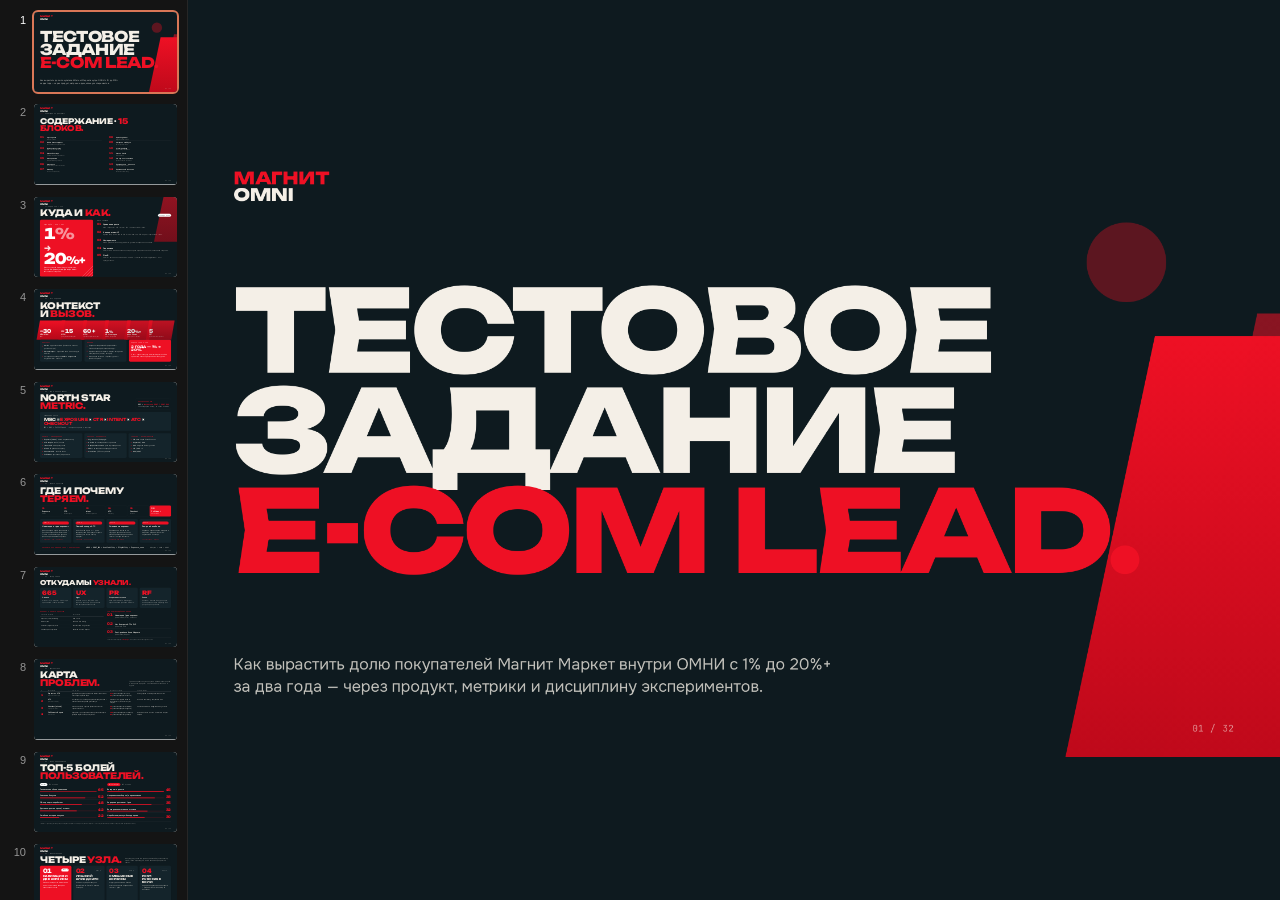
<file: project/index-print.html>
<!doctype html>
<html lang="ru">
<head>
<meta charset="utf-8" />
<meta name="viewport" content="width=device-width,initial-scale=1" />
<title>Магнит · Тестовое задание E-com Lead</title>
<link rel="preconnect" href="https://fonts.googleapis.com" />
<link rel="preconnect" href="https://fonts.gstatic.com" crossorigin />
<link href="https://fonts.googleapis.com/css2?family=Unbounded:wght@400;500;600;700;800;900&family=Onest:wght@400;500;600;700&family=JetBrains+Mono:wght@400;500;600&display=swap" rel="stylesheet" />
<style>
/* Magnit OMNI–style deck · design tokens & slide chrome
   Inspired by Magnit OMNI site visual language: dark navy bg, bright red accent,
   bold uppercase wide grotesque headlines, geometric red parallelograms. */

:root{
  --bg:        #0E1A1F;        /* very dark teal-navy */
  --bg-2:      #14242B;        /* card surface */
  --bg-3:      #1B2D35;        /* elevated */
  --ink:       #F4EFE7;        /* warm off-white */
  --ink-2:     rgba(244,239,231,0.78);
  --ink-3:     rgba(244,239,231,0.58);
  --hair:      rgba(244,239,231,0.10);
  --hair-2:    rgba(244,239,231,0.18);

  --red:       #EE1024;        /* core accent — Magnit-like red */
  --red-deep:  #B70819;
  --red-soft:  #FF3A4A;
  --red-glow:  rgba(238,16,36,0.35);

  --light:     #F3EEE6;        /* light card surface for contrast slides */
  --light-2:   #E7E0D3;

  --f-disp:    "Unbounded", "Wix Madefor Display", system-ui, sans-serif;
  --f-sans:    "Onest", "Inter", system-ui, sans-serif;
  --f-mono:    "JetBrains Mono", ui-monospace, Menlo, monospace;
}

/* deck-stage chrome */
deck-stage{ background:var(--bg); --slide-background: var(--bg); }
body{ margin:0; background:var(--bg); font-family:var(--f-sans); color:var(--ink); }

/* === Slide base ============================================== */
section{
  position:relative;
  background:var(--bg);
  color:var(--ink);
  font-family:var(--f-sans);
  overflow:hidden;
  letter-spacing:-0.005em;
}
section.light{ background:var(--light); color:#0E1A1F; }

/* navbar & footer (consistent across slides) */
.nav{
  position:absolute; left:80px; right:80px; top:48px;
  display:flex; align-items:center; justify-content:space-between;
  z-index:5;
}
.brand{
  display:inline-flex; align-items:baseline; gap:0;
  font-family:var(--f-disp); font-weight:800;
  font-size:30px; line-height:0.95; letter-spacing:-0.01em;
  color:var(--red); text-transform:uppercase;
}
.brand span{ display:block; }
.brand .b1{ display:block; }
.brand .b2{ display:block; }
.brand-stack{
  display:inline-flex; flex-direction:column;
  font-family:var(--f-disp); font-weight:800; color:var(--red);
  text-transform:uppercase; font-size:30px; line-height:0.95; letter-spacing:-0.01em;
}
/* nav-links from the site mock — hidden on slides; the deck doesn't need
   a top-nav. Brand stack stays as the recognisable mark. */
.nav-links{ display:none; }
.foot{
  position:absolute; left:80px; right:80px; bottom:40px;
  display:flex; align-items:center; justify-content:space-between;
  font-family:var(--f-mono); font-size:16px; color:var(--ink-3);
  letter-spacing:0.04em; z-index:5;
  white-space:nowrap;
}
.foot span{ white-space:nowrap; }
.foot.on-light{ color:rgba(14,26,31,0.55); }
.nav.on-light .brand-stack{ color:var(--red); }
.nav.on-light .nav-links{ color:rgba(14,26,31,0.65); }

/* === Type ==================================================== */
.eyebrow{
  font-family:var(--f-mono); font-size:18px; font-weight:500;
  letter-spacing:0.12em; text-transform:uppercase; color:var(--ink-3);
  white-space:nowrap;
}
.eyebrow.red{ color:var(--red); }
.eyebrow.dark{ color:rgba(14,26,31,0.55); }

.kicker{
  display:inline-flex; align-items:center; gap:18px;
  font-family:var(--f-mono); font-size:18px; letter-spacing:0.08em;
  text-transform:uppercase; color:var(--ink-3);
  white-space:nowrap;
}
.kicker::before{
  content:""; width:48px; height:1px; background:var(--red);
}

.h-mega{
  font-family:var(--f-disp); font-weight:800;
  font-size:200px; line-height:0.88; letter-spacing:-0.035em;
  text-transform:uppercase; color:var(--ink);
}
.h1{
  font-family:var(--f-disp); font-weight:800;
  font-size:120px; line-height:0.9; letter-spacing:-0.03em;
  text-transform:uppercase; color:var(--ink);
}
.h1.tight{ font-size:88px; line-height:0.92; }
.h2{
  font-family:var(--f-disp); font-weight:700;
  font-size:84px; line-height:0.94; letter-spacing:-0.025em;
  text-transform:uppercase; color:var(--ink);
}
.h2.tight{ font-size:64px; line-height:0.96; }
.h3{
  font-family:var(--f-disp); font-weight:700;
  font-size:64px; line-height:0.98; letter-spacing:-0.02em;
  text-transform:uppercase; color:var(--ink);
}
.h4{
  font-family:var(--f-disp); font-weight:700;
  font-size:44px; line-height:1.04; letter-spacing:-0.015em;
  text-transform:uppercase; color:var(--ink);
}
.h5{
  font-family:var(--f-sans); font-weight:600;
  font-size:32px; line-height:1.18; letter-spacing:-0.005em;
  color:var(--ink);
}
.h6{
  font-family:var(--f-sans); font-weight:600;
  font-size:24px; line-height:1.2; color:var(--ink);
}

.body{ font-family:var(--f-sans); font-size:24px; line-height:1.4; color:var(--ink-2); font-weight:400; }
.body-sm{ font-family:var(--f-sans); font-size:20px; line-height:1.45; color:var(--ink-2); font-weight:400; }
.body-xs{ font-family:var(--f-sans); font-size:16px; line-height:1.45; color:var(--ink-3); }

.num{ font-family:var(--f-disp); font-feature-settings:"tnum" 1; }
.mono{ font-family:var(--f-mono); }

.red{ color:var(--red); }
.dim{ color:var(--ink-3); }

/* When inside light section */
section.light .h1,
section.light .h2,
section.light .h3,
section.light .h4,
section.light .h5,
section.light .h6,
section.light .h-mega{ color:#0E1A1F; }
section.light .body, section.light .body-sm{ color:rgba(14,26,31,0.78); }
section.light .body-xs{ color:rgba(14,26,31,0.55); }
section.light .eyebrow{ color:rgba(14,26,31,0.55); }
section.light .kicker{ color:rgba(14,26,31,0.55); }

/* === Cards & blocks ========================================== */
.card{
  background:var(--bg-2);
  border-radius:18px;
  padding:32px;
  position:relative;
}
.card.red{ background:var(--red); color:#FFF; }
.card.outline{ background:transparent; border:1px solid var(--hair-2); }
.card.light{ background:#F3EEE6; color:#0E1A1F; }

/* === Red parallelogram (signature graphic device) ============ */
.parallelo{
  background:linear-gradient(180deg, var(--red) 0%, var(--red-deep) 95%);
  transform: skewX(-10deg);
  transform-origin:top left;
  position:absolute;
}
.parallelo.faded{ opacity:0.85; }
.disc{ border-radius:50%; background:var(--red); position:absolute; }

/* === Pills / chips =========================================== */
.pill{
  display:inline-flex; align-items:center; gap:10px;
  padding:10px 18px; border-radius:999px;
  font-family:var(--f-mono); font-size:16px;
  background:transparent; border:1px solid var(--hair-2); color:var(--ink-2);
  letter-spacing:0.04em;
  white-space:nowrap;
}
.pill.solid{ background:var(--red); border-color:var(--red); color:#FFF; }
.pill.ghost-light{ background:rgba(244,239,231,0.06); border-color:rgba(244,239,231,0.12); color:var(--ink); }
.pill.light-bg{ background:#fff; color:#0E1A1F; border:none; }
.pill .dot{ width:8px; height:8px; border-radius:50%; background:var(--red); flex:0 0 auto; }

/* delta tags */
.delta{
  display:inline-flex; align-items:center; gap:8px;
  font-family:var(--f-mono); font-size:20px; font-weight:500;
  letter-spacing:0.02em;
}
.delta.up{ color:#4DD58F; }
.delta.down{ color:var(--red); }
.delta.flat{ color:var(--ink-3); }

/* === Layout helpers ========================================== */
.pad{ padding:112px 80px 104px 80px; }
.pad-tight{ padding:104px 80px 88px 80px; }
.row{ display:flex; }
.col{ display:flex; flex-direction:column; }
.grid{ display:grid; }
.gap-8{ gap:8px; } .gap-12{ gap:12px; } .gap-16{ gap:16px; } .gap-24{ gap:24px; }
.gap-32{ gap:32px; } .gap-40{ gap:40px; } .gap-48{ gap:48px; } .gap-64{ gap:64px; }
.fill{ flex:1 1 auto; min-width:0; min-height:0; }

/* === Decorative bits ========================================== */
.dotgrid{
  background-image: radial-gradient(currentColor 1.5px, transparent 1.6px);
  background-size: 18px 18px;
  color: rgba(244,239,231,0.18);
}
section.light .dotgrid{ color:rgba(14,26,31,0.18); }

.stripes{
  background-image: repeating-linear-gradient(135deg, currentColor 0 2px, transparent 2px 14px);
  color: rgba(244,239,231,0.14);
}

/* hr lines */
hr.rule{ border:0; border-top:1px solid var(--hair-2); margin:0; height:0; }
hr.rule-strong{ border:0; border-top:2px solid var(--ink); margin:0; }
section.light hr.rule{ border-top-color:rgba(14,26,31,0.15); }
section.light hr.rule-strong{ border-top-color:#0E1A1F; }

/* tables */
.tab{ width:100%; border-collapse:collapse; }
.tab th{
  text-align:left; padding:12px 14px;
  font-family:var(--f-mono); font-size:13px; font-weight:500;
  letter-spacing:0.08em; text-transform:uppercase; color:var(--ink-3);
  border-bottom:1.5px solid var(--ink);
}
.tab td{
  padding:14px 14px; vertical-align:top;
  border-bottom:1px solid var(--hair);
  font-family:var(--f-sans); font-size:17px; line-height:1.35; color:var(--ink);
}
.tab.dense td{ padding:10px 12px; font-size:15px; }
.tab.dense th{ padding:10px 12px; }
.tab td .body-xs{ font-size:14px; }
section.light .tab th{ color:rgba(14,26,31,0.55); border-bottom-color:#0E1A1F; }
section.light .tab td{ color:#0E1A1F; border-bottom-color:rgba(14,26,31,0.12); }

/* numbered list */
.numlist{ list-style:none; margin:0; padding:0; display:flex; flex-direction:column; gap:18px; }
.numlist li{
  display:grid; grid-template-columns:80px minmax(0, 1fr); gap:24px;
  align-items:baseline; padding-bottom:18px; border-bottom:1px solid var(--hair);
}
.numlist li .n{
  font-family:var(--f-disp); font-weight:700; font-size:48px;
  color:var(--red); line-height:1;
}
section.light .numlist li{ border-bottom-color:rgba(14,26,31,0.12); }

/* bullet — position:absolute marker so inline text/strong don't get split
   into separate grid items (which made every word stack vertically). */
.bullets{ list-style:none; margin:0; padding:0; display:flex; flex-direction:column; gap:12px; }
.bullets li{
  position:relative;
  padding-left:24px;
  font-family:var(--f-sans); font-size:20px; line-height:1.4; color:var(--ink-2);
}
.bullets li::before{
  content:""; position:absolute; left:0; top:0.55em;
  width:8px; height:8px; background:var(--red);
}
section.light .bullets li{ color:rgba(14,26,31,0.82); }

/* === Specific shapes ========================================== */
.bigstat{
  font-family:var(--f-disp); font-weight:800;
  font-size:180px; line-height:0.85; letter-spacing:-0.04em;
  color:#FFF;
}
.bigstat .unit{ font-size:0.42em; line-height:1; font-weight:700; opacity:0.95; }

/* arrow */
.arrow{
  font-family:var(--f-disp); font-weight:700; color:var(--red);
}

</style>
<style>
  /* Slide-specific tweaks live inline-small. Most styling is in magnit.css. */
  .gn-grid{ display:grid; grid-template-columns:repeat(12, 1fr); gap:24px; }
</style>
</head>
<body>

<deck-stage>

<!-- ════════════════════════════════════════════════════════════════════════
     S1 · TITLE
══════════════════════════════════════════════════════════════════════════ -->
<section data-screen-label="01 Title">
  <div class="nav">
    <div class="brand-stack"><span>МАГНИТ</span><span style="color:#F4EFE7">OMNI</span></div>
    <div class="nav-links"><span>Омниструктура</span><span>Принципы</span><span>Команды</span><span>Вакансии</span><span>Делимся опытом</span></div>
  </div>

  <!-- decorative red parallelograms bottom-right -->
  <div class="parallelo" style="right:-260px; bottom:-160px; width:480px; height:900px; transform:skewX(-12deg) translateY(0);"></div>
  <div class="parallelo faded" style="right:-440px; bottom:-200px; width:480px; height:980px; transform:skewX(-12deg); opacity:0.55;"></div>
  <div class="disc" style="right:200px; top:140px; width:140px; height:140px; opacity:0.35;"></div>

  <div class="pad" style="position:absolute; inset:0; display:flex; flex-direction:column; justify-content:space-between; gap:24px;">
    <div></div>
    <div>
      <div class="h-mega" style="color:var(--ink); font-size:200px; max-width:1700px;">ТЕСТОВОЕ ЗАДАНИЕ<br/><span style="color:var(--red);">E-COM&nbsp;LEAD.</span></div>
    </div>
    <div class="row gap-48" style="align-items:flex-end; max-width:1500px;">
      <div class="body" style="max-width:1100px; font-size:28px; line-height:1.4;">
        Как вырастить долю покупателей Магнит&nbsp;Маркет внутри&nbsp;ОМНИ с&nbsp;1% до&nbsp;20%+ за&nbsp;два года —
        через&nbsp;продукт, метрики и&nbsp;дисциплину экспериментов.
      </div>
    </div>
  </div>

  <div class="foot">
    <span></span>
    <span>01 / 32</span>
  </div>
</section>

<!-- ════════════════════════════════════════════════════════════════════════
     S2 · СОДЕРЖАНИЕ
══════════════════════════════════════════════════════════════════════════ -->
<section data-screen-label="02 Содержание">
  <div class="nav">
    <div class="brand-stack"><span>МАГНИТ</span><span style="color:#F4EFE7">OMNI</span></div>
    <div class="nav-links"><span>Омниструктура</span><span>Принципы</span><span>Команды</span><span>Вакансии</span><span>Делимся опытом</span></div>
  </div>

  <div class="pad" style="position:absolute; inset:0; display:flex; flex-direction:column; gap:48px;">
    <div class="kicker">Навигация по документу</div>
    <div class="h1" style="max-width:1600px; font-size:104px;">СОДЕРЖАНИЕ · <span class="red">15 БЛОКОВ.</span></div>

    <div class="fill" style="display:grid; grid-template-columns:1fr 1fr; gap:0 96px; align-content:start; margin-top:8px;">
      <ol class="numlist" style="gap:6px;">
        <li style="padding-bottom:8px; grid-template-columns:64px 1fr;"><span class="num" style="font-family:var(--f-disp); font-weight:700; font-size:34px; color:var(--red); line-height:1;">01</span><span><span style="font-family:var(--f-sans); font-weight:600; font-size:20px; line-height:1.15;">Суть задания</span><div class="dim" style="margin-top:2px; font-size:15px;">контекст и вызов</div></span></li>
        <li style="padding-bottom:8px; grid-template-columns:64px 1fr;"><span class="num" style="font-family:var(--f-disp); font-weight:700; font-size:34px; color:var(--red); line-height:1;">02</span><span><span style="font-family:var(--f-sans); font-weight:600; font-size:20px; line-height:1.15;">NSM и бизнес-эффект</span><div class="dim" style="margin-top:2px; font-size:15px;">North Star Metric и дерево метрик</div></span></li>
        <li style="padding-bottom:8px; grid-template-columns:64px 1fr;"><span class="num" style="font-family:var(--f-disp); font-weight:700; font-size:34px; color:var(--red); line-height:1;">03</span><span><span style="font-family:var(--f-sans); font-weight:600; font-size:20px; line-height:1.15;">Диагностика утечек</span><div class="dim" style="margin-top:2px; font-size:15px;">growth equation, проблемы</div></span></li>
        <li style="padding-bottom:8px; grid-template-columns:64px 1fr;"><span class="num" style="font-family:var(--f-disp); font-weight:700; font-size:34px; color:var(--red); line-height:1;">04</span><span><span style="font-family:var(--f-sans); font-weight:600; font-size:20px; line-height:1.15;">Целевой паттерн</span><div class="dim" style="margin-top:2px; font-size:15px;">4 стратегических инициативы H1</div></span></li>
        <li style="padding-bottom:8px; grid-template-columns:64px 1fr;"><span class="num" style="font-family:var(--f-disp); font-weight:700; font-size:34px; color:var(--red); line-height:1;">05</span><span><span style="font-family:var(--f-sans); font-weight:600; font-size:20px; line-height:1.15;">Эксперименты</span><div class="dim" style="margin-top:2px; font-size:15px;">A/B-дизайн, MDE, guardrails</div></span></li>
        <li style="padding-bottom:8px; grid-template-columns:64px 1fr;"><span class="num" style="font-family:var(--f-disp); font-weight:700; font-size:34px; color:var(--red); line-height:1;">06</span><span><span style="font-family:var(--f-sans); font-weight:600; font-size:20px; line-height:1.15;">Экономика</span><div class="dim" style="margin-top:2px; font-size:15px;">модель вклада и юнит-экономика</div></span></li>
        <li style="padding-bottom:8px; grid-template-columns:64px 1fr; border-bottom:none;"><span class="num" style="font-family:var(--f-disp); font-weight:700; font-size:34px; color:var(--red); line-height:1;">07</span><span><span style="font-family:var(--f-sans); font-weight:600; font-size:20px; line-height:1.15;">Roadmap</span><div class="dim" style="margin-top:2px; font-size:15px;">H1 → H2 → H3 (0–36 мес.)</div></span></li>
      </ol>
      <ol class="numlist" start="8" style="gap:6px;">
        <li style="padding-bottom:8px; grid-template-columns:64px 1fr;"><span class="num" style="font-family:var(--f-disp); font-weight:700; font-size:34px; color:var(--red); line-height:1;">08</span><span><span style="font-family:var(--f-sans); font-weight:600; font-size:20px; line-height:1.15;">Operating Model</span><div class="dim" style="margin-top:2px; font-size:15px;">владельцы, RACI, ритмы</div></span></li>
        <li style="padding-bottom:8px; grid-template-columns:64px 1fr;"><span class="num" style="font-family:var(--f-disp); font-weight:700; font-size:34px; color:var(--red); line-height:1;">09</span><span><span style="font-family:var(--f-sans); font-weight:600; font-size:20px; line-height:1.15;">Метрики и плейбуки</span><div class="dim" style="margin-top:2px; font-size:15px;">KPI × владельцы × MDE</div></span></li>
        <li style="padding-bottom:8px; grid-template-columns:64px 1fr;"><span class="num" style="font-family:var(--f-disp); font-weight:700; font-size:34px; color:var(--red); line-height:1;">10</span><span><span style="font-family:var(--f-sans); font-weight:600; font-size:20px; line-height:1.15;">C-level дашборд</span><div class="dim" style="margin-top:2px; font-size:15px;">пять блоков для решения</div></span></li>
        <li style="padding-bottom:8px; grid-template-columns:64px 1fr;"><span class="num" style="font-family:var(--f-disp); font-weight:700; font-size:34px; color:var(--red); line-height:1;">11</span><span><span style="font-family:var(--f-sans); font-weight:600; font-size:20px; line-height:1.15;">Риски и Plan B</span><div class="dim" style="margin-top:2px; font-size:15px;">circuit breakers</div></span></li>
        <li style="padding-bottom:8px; grid-template-columns:64px 1fr;"><span class="num" style="font-family:var(--f-disp); font-weight:700; font-size:34px; color:var(--red); line-height:1;">12</span><span><span style="font-family:var(--f-sans); font-weight:600; font-size:20px; line-height:1.15;">Что нужно от компании</span><div class="dim" style="margin-top:2px; font-size:15px;">данные, решения, next steps</div></span></li>
        <li style="padding-bottom:8px; grid-template-columns:64px 1fr;"><span class="num" style="font-family:var(--f-disp); font-weight:700; font-size:34px; color:var(--red); line-height:1;">13</span><span><span style="font-family:var(--f-sans); font-weight:600; font-size:20px; line-height:1.15;">Приложение A · UX-спеки</span><div class="dim" style="margin-top:2px; font-size:15px;">4 инициативы в деталях</div></span></li>
        <li style="padding-bottom:8px; grid-template-columns:64px 1fr; border-bottom:none;"><span class="num" style="font-family:var(--f-disp); font-weight:700; font-size:34px; color:var(--red); line-height:1;">14</span><span><span style="font-family:var(--f-sans); font-weight:600; font-size:20px; line-height:1.15;">Приложение B · Research</span><div class="dim" style="margin-top:2px; font-size:15px;">бенчмарки и data ready</div></span></li>
      </ol>
    </div>
  </div>

  <div class="foot"><span></span><span>02 / 32</span></div>
</section>

<!-- ════════════════════════════════════════════════════════════════════════
     S3 · TL;DR
══════════════════════════════════════════════════════════════════════════ -->
<section data-screen-label="03 TL;DR">
  <div class="nav">
    <div class="brand-stack"><span>МАГНИТ</span><span style="color:#F4EFE7">OMNI</span></div>
    <div class="nav-links"><span>Омниструктура</span><span>Принципы</span><span>Команды</span><span>Вакансии</span><span>Делимся опытом</span></div>
  </div>

  <div class="parallelo" style="right:-220px; top:-100px; width:380px; height:700px; transform:skewX(-12deg); opacity:0.6;"></div>

  <div class="pad" style="position:absolute; inset:0; display:flex; flex-direction:column; gap:40px;">
    <div class="row gap-24" style="justify-content:space-between; align-items:flex-end;">
      <div>
        <div class="kicker">TL;DR для CEO / CPO</div>
        <div class="h1" style="margin-top:18px;">КУДА И <span class="red">КАК.</span></div>
      </div>
      <span class="pill light-bg">Слайд 1 из 32</span>
    </div>

    <div class="grid" style="grid-template-columns:1fr 1.4fr; gap:48px; flex:1 1 auto;">
      <!-- left: hero stat -->
      <div class="card" style="background:var(--red); color:#FFF; display:flex; flex-direction:column; justify-content:space-between; padding:48px; position:relative; overflow:hidden;">
        <div>
          <div class="eyebrow" style="color:rgba(255,255,255,0.7);">Куда идём · NSM = MBC</div>
          <div class="bigstat num" style="margin-top:24px; font-size:200px;">1<span style="color:rgba(255,255,255,0.55);">%</span><br/><span class="arrow" style="color:rgba(255,255,255,0.85); font-size:0.55em;">→</span> 20<span style="font-size:0.7em;">%+</span></div>
        </div>
        <div class="body-sm" style="color:rgba(255,255,255,0.92); max-width:480px; margin-top:24px;">
          Доля покупателей Магнит Маркет в OMNI MAU.<br/>
          Ступени: <strong>3% (12 мес) → 10% (36 мес) → 20%+</strong> — без «заливки» скидками.
        </div>
        <div class="stripes" style="position:absolute; right:-40px; bottom:-40px; width:280px; height:280px; color:rgba(255,255,255,0.18);"></div>
      </div>

      <!-- right: 5 thesis -->
      <div class="col gap-16">
        <div class="eyebrow">Пять тезисов</div>
        <div class="numlist" style="display:flex; flex-direction:column; gap:14px;">
          <div class="row gap-24" style="border-bottom:1px solid var(--hair); padding-bottom:14px; align-items:baseline;">
            <span class="num" style="font-size:38px; font-weight:700; color:var(--red); width:60px;">01</span>
            <div><div class="h5" style="font-size:26px;">Уравнение роста</div><div class="body-sm dim">MBC = Exposure × CTR × Intent × ATC × Checkout. NSM — MBC.</div></div>
          </div>
          <div class="row gap-24" style="border-bottom:1px solid var(--hair); padding-bottom:14px; align-items:baseline;">
            <span class="num" style="font-size:38px; font-weight:700; color:var(--red); width:60px;">02</span>
            <div><div class="h5" style="font-size:26px;">4 инициативы H1</div><div class="body-sm dim">Единый вход · Quick-add на PLP · Мост mixed-cart · ETA-виджет + претензии в 1 клик.</div></div>
          </div>
          <div class="row gap-24" style="border-bottom:1px solid var(--hair); padding-bottom:14px; align-items:baseline;">
            <span class="num" style="font-size:38px; font-weight:700; color:var(--red); width:60px;">03</span>
            <div><div class="h5" style="font-size:26px;">Измеримость</div><div class="body-sm dim">MDE и дизайн A/B на каждую, SRM=0, guardrails сервиса и экономики.</div></div>
          </div>
          <div class="row gap-24" style="border-bottom:1px solid var(--hair); padding-bottom:14px; align-items:baseline;">
            <span class="num" style="font-size:38px; font-weight:700; color:var(--red); width:60px;">04</span>
            <div><div class="h5" style="font-size:26px;">Экономика</div><div class="body-sm dim">CM2 / order ≥ 0 в обоих каналах, контроль доли отрицательных UCM, не заливаем скидками.</div></div>
          </div>
          <div class="row gap-24" style="padding-bottom:8px; align-items:baseline;">
            <span class="num" style="font-size:38px; font-weight:700; color:var(--red); width:60px;">05</span>
            <div><div class="h5" style="font-size:26px;">Plan B</div><div class="body-sm dim">CM2&lt;0 — авто-кап инсентивов; On-time&lt;Y% — throttle слотов; Drop@Mixed↑ — мост принудительно.</div></div>
          </div>
        </div>
      </div>
    </div>
  </div>

  <div class="foot"><span></span><span>03 / 32</span></div>
</section>

<!-- ════════════════════════════════════════════════════════════════════════
     S4 · КОНТЕКСТ И ВЫЗОВ
══════════════════════════════════════════════════════════════════════════ -->
<section data-screen-label="04 Контекст">
  <div class="nav">
    <div class="brand-stack"><span>МАГНИТ</span><span style="color:#F4EFE7">OMNI</span></div>
    <div class="nav-links"><span>Омниструктура</span><span>Принципы</span><span>Команды</span><span>Вакансии</span><span>Делимся опытом</span></div>
  </div>

  <div class="pad" style="position:absolute; inset:0; display:flex; flex-direction:column; gap:32px;">
    <div class="kicker">01 · Суть задания</div>
    <div class="h1" style="max-width:1600px;">КОНТЕКСТ <br/>И <span class="red">ВЫЗОВ.</span></div>

    <!-- big stats row, parallelograms in background -->
    <div style="display:grid; grid-template-columns:repeat(6,1fr); gap:0; margin-top:8px; position:relative; height:280px;">
      <!-- 6 parallelograms with stats -->
      <div class="parallelo" style="position:relative; left:0; top:0; width:100%; height:100%; transform:skewX(-10deg); display:flex; flex-direction:column; justify-content:space-between; padding:28px 24px; color:#FFF; border-radius:0;">
        <div></div>
        <div style="transform:skewX(10deg);"><div class="num" style="font-weight:800; font-size:72px; line-height:0.85;">~30</div><div class="h6" style="font-weight:700; margin-top:4px;">МЛН MAU</div><div class="body-xs" style="color:rgba(255,255,255,0.78); margin-top:6px;">OMNI</div></div>
      </div>
      <div class="parallelo" style="position:relative; left:0; top:0; width:100%; height:100%; transform:skewX(-10deg); padding:28px 24px; color:#FFF; border-radius:0; display:flex; flex-direction:column; justify-content:space-between; opacity:0.96;">
        <div></div>
        <div style="transform:skewX(10deg);"><div class="num" style="font-weight:800; font-size:72px; line-height:0.85;">~15</div><div class="h6" style="font-weight:700; margin-top:4px;">МЛН</div><div class="body-xs" style="color:rgba(255,255,255,0.78); margin-top:6px;">доступов МагнитМаркет</div></div>
      </div>
      <div class="parallelo" style="position:relative; left:0; top:0; width:100%; height:100%; transform:skewX(-10deg); padding:28px 24px; color:#FFF; border-radius:0; display:flex; flex-direction:column; justify-content:space-between; opacity:0.92;">
        <div></div>
        <div style="transform:skewX(10deg);"><div class="num" style="font-weight:800; font-size:72px; line-height:0.85;">60+</div><div class="h6" style="font-weight:700; margin-top:4px;">МЛН</div><div class="body-xs" style="color:rgba(255,255,255,0.78); margin-top:6px;">офлайн-покупателей / мес</div></div>
      </div>
      <div class="parallelo" style="position:relative; left:0; top:0; width:100%; height:100%; transform:skewX(-10deg); padding:28px 24px; color:#FFF; border-radius:0; display:flex; flex-direction:column; justify-content:space-between; opacity:0.88;">
        <div></div>
        <div style="transform:skewX(10deg);"><div class="num" style="font-weight:800; font-size:72px; line-height:0.85;">1<span style="font-size:0.6em;">%</span></div><div class="h6" style="font-weight:700; margin-top:4px;">NSM сегодня</div><div class="body-xs" style="color:rgba(255,255,255,0.78); margin-top:6px;">OMNI → покупатели</div></div>
      </div>
      <div class="parallelo" style="position:relative; left:0; top:0; width:100%; height:100%; transform:skewX(-10deg); padding:28px 24px; color:#FFF; border-radius:0; display:flex; flex-direction:column; justify-content:space-between; opacity:0.84;">
        <div></div>
        <div style="transform:skewX(10deg);"><div class="num" style="font-weight:800; font-size:72px; line-height:0.85;">20<span style="font-size:0.6em;">%+</span></div><div class="h6" style="font-weight:700; margin-top:4px;">цель 24 мес</div><div class="body-xs" style="color:rgba(255,255,255,0.78); margin-top:6px;">долго­срочно — больше</div></div>
      </div>
      <div class="parallelo" style="position:relative; left:0; top:0; width:100%; height:100%; transform:skewX(-10deg); padding:28px 24px; color:#FFF; border-radius:0; display:flex; flex-direction:column; justify-content:space-between; opacity:0.78;">
        <div></div>
        <div style="transform:skewX(10deg);"><div class="num" style="font-weight:800; font-size:72px; line-height:0.85;">5</div><div class="h6" style="font-weight:700; margin-top:4px;">ЛЕТ</div><div class="body-xs" style="color:rgba(255,255,255,0.78); margin-top:6px;">стратегический горизонт</div></div>
      </div>
    </div>

    <!-- three columns with content blocks -->
    <div class="grid" style="grid-template-columns:1fr 1fr 1fr; gap:32px; margin-top:24px;">
      <div class="card">
        <div class="eyebrow red">Контекст</div>
        <ul class="bullets" style="margin-top:16px;">
          <li><strong>OMNI</strong> — ядро экосистемы (лояльность, каталог, доставка, игры).</li>
          <li><strong>МагнитМаркет</strong> — отдельный апп и ин-апп модуль в OMNI.</li>
          <li>Сегодняшняя конверсия <strong>OMNI → покупатели</strong> внутри ОМНИ — около&nbsp;1%.</li>
        </ul>
      </div>
      <div class="card">
        <div class="eyebrow red">Вызовы</div>
        <ul class="bullets" style="margin-top:16px;">
          <li>Недомонетизированный трафик OMNI — основной сценарий «показать карту».</li>
          <li>Фрагментация CJM OMNI ↔ Маркет: нет единого окна (корзина / поиск / история).</li>
          <li>Ассоциация «Магнит» = офлайн «у дома» — привычки против.</li>
        </ul>
      </div>
      <div class="card" style="background:var(--red); color:#FFF;">
        <div class="eyebrow" style="color:rgba(255,255,255,0.7);">Задача Lead E-com</div>
        <div class="h4" style="margin-top:18px; color:#FFF;">2 года — 1% → 20%.</div>
        <div class="body-sm" style="color:rgba(255,255,255,0.92); margin-top:14px;">
          5 лет — сделать покупку в МагнитМаркет такой же привычной, как поход в офлайн-магазин у дома.
        </div>
      </div>
    </div>
  </div>

  <div class="foot"><span></span><span>04 / 32</span></div>
</section>

<!-- ════════════════════════════════════════════════════════════════════════
     S5 · NSM И ДЕРЕВО МЕТРИК
══════════════════════════════════════════════════════════════════════════ -->
<section data-screen-label="05 NSM">
  <div class="nav">
    <div class="brand-stack"><span>МАГНИТ</span><span style="color:#F4EFE7">OMNI</span></div>
    <div class="nav-links"><span>Омниструктура</span><span>Принципы</span><span>Команды</span><span>Вакансии</span><span>Делимся опытом</span></div>
  </div>

  <div class="pad" style="position:absolute; inset:0; display:flex; flex-direction:column; gap:32px;">
    <div class="row" style="justify-content:space-between; align-items:flex-end;">
      <div>
        <div class="kicker">02 · NSM и бизнес-эффект</div>
        <div class="h1" style="margin-top:16px;">NORTH STAR <br/><span class="red">METRIC.</span></div>
      </div>
      <div class="card outline" style="padding:24px 32px;">
        <div class="eyebrow red">Определение NSM</div>
        <div class="h5 mono" style="font-size:22px; margin-top:12px; line-height:1.5;">
          MBC = <span class="red">покупатели OMNI / OMNI MAU</span><br/>
          <span class="dim" style="font-size:18px;">за календарный месяц, ≥1 заказ из OMNI</span>
        </div>
      </div>
    </div>

    <!-- equation -->
    <div class="card" style="background:var(--bg-2); padding:32px 48px;">
      <div class="eyebrow">Уравнение роста</div>
      <div class="h2 mono" style="margin-top:10px; font-family:var(--f-disp); font-size:56px; line-height:1.05; letter-spacing:-0.02em;">
        MBC = <span class="red">Exposure</span> × <span class="red">CTR</span> × <span class="red">Intent</span> × <span class="red">ATC</span> × <span class="red">Checkout</span>
      </div>
      <div class="h5 mono dim" style="margin-top:12px; font-size:22px;">MDC = MBC × Fulfillment&nbsp;&nbsp;<span class="dim" style="font-size:18px;">— контроль сервиса и повторов</span></div>
    </div>

    <!-- 3 metric trees -->
    <div class="grid" style="grid-template-columns:1fr 1fr 1fr; gap:24px; flex:1 1 auto;">
      <div class="card">
        <div class="eyebrow red">Growth · еженедельно</div>
        <ul class="bullets" style="margin-top:16px;">
          <li><strong>Exposure (Views)</strong> · % MAU, видевших вход</li>
          <li><strong>CTR входов</strong> · клики / показы</li>
          <li><strong>Intent CVR</strong> · выбор получения</li>
          <li><strong>ATC CVR</strong> · добавил в корзину</li>
          <li><strong>Checkout CVR</strong> · оплачен заказ</li>
          <li><strong>Fulfillment</strong> · доставлен / выдан в SLA</li>
        </ul>
      </div>
      <div class="card">
        <div class="eyebrow red">Process · guardrails</div>
        <ul class="bullets" style="margin-top:16px;">
          <li><strong>Pay-success / Fail-pay %</strong></li>
          <li><strong>On-time %</strong> · своевременность доставки</li>
          <li><strong>Прозрачность замен</strong> · доля подтверждённых</li>
          <li><strong>SRM = 0</strong> · обязательно перед раскаткой</li>
          <li><strong>Crash-free / TTI</strong> · не хуже базы</li>
        </ul>
      </div>
      <div class="card">
        <div class="eyebrow red">Lagging · месяц/квартал</div>
        <ul class="bullets" style="margin-top:16px;">
          <li><strong>FTO-rate</strong> · первый онлайн-заказ</li>
          <li><strong>Repeat 30 / 90 d</strong></li>
          <li><strong>AOV</strong> · weighted, Delivery vs C&amp;C</li>
          <li><strong>LTV / CAC</strong> · ≥ 3</li>
          <li><strong>NPS / CSAT</strong></li>
        </ul>
      </div>
    </div>

    <!-- bottom: how we go 3% → 5% → 10% → 20% — removed (duplicated on TL;DR) -->
  </div>

  <div class="foot"><span></span><span>05 / 32</span></div>
</section>

<!-- ════════════════════════════════════════════════════════════════════════
     S6 · GROWTH EQUATION И ДИАГНОСТИКА
══════════════════════════════════════════════════════════════════════════ -->
<section data-screen-label="06 Growth equation">
  <div class="nav">
    <div class="brand-stack"><span>МАГНИТ</span><span style="color:#F4EFE7">OMNI</span></div>
    <div class="nav-links"><span>Омниструктура</span><span>Принципы</span><span>Команды</span><span>Вакансии</span><span>Делимся опытом</span></div>
  </div>

  <div class="pad" style="position:absolute; inset:0; display:flex; flex-direction:column; gap:32px;">
    <div class="kicker">02 · Growth equation</div>
    <div class="h1" style="max-width:1600px;">ГДЕ И ПОЧЕМУ <br/><span class="red">ТЕРЯЕМ.</span></div>

    <!-- 6-step funnel -->
    <div style="display:grid; grid-template-columns:repeat(6,1fr); gap:8px; margin-top:8px;">
      <div class="card outline" style="padding:24px; text-align:left;">
        <span class="num" style="font-size:28px; font-weight:700; color:var(--red);">01</span>
        <div class="h6" style="margin-top:8px;">Exposure</div>
        <div class="body-xs" style="margin-top:4px;">Views</div>
      </div>
      <div class="card outline" style="padding:24px;">
        <span class="num" style="font-size:28px; font-weight:700; color:var(--red);">02</span>
        <div class="h6" style="margin-top:8px;">CTR</div>
        <div class="body-xs" style="margin-top:4px;">клики входов</div>
      </div>
      <div class="card outline" style="padding:24px;">
        <span class="num" style="font-size:28px; font-weight:700; color:var(--red);">03</span>
        <div class="h6" style="margin-top:8px;">Intent</div>
        <div class="body-xs" style="margin-top:4px;">способ получения</div>
      </div>
      <div class="card outline" style="padding:24px;">
        <span class="num" style="font-size:28px; font-weight:700; color:var(--red);">04</span>
        <div class="h6" style="margin-top:8px;">ATC</div>
        <div class="body-xs" style="margin-top:4px;">в корзину</div>
      </div>
      <div class="card outline" style="padding:24px;">
        <span class="num" style="font-size:28px; font-weight:700; color:var(--red);">05</span>
        <div class="h6" style="margin-top:8px;">Checkout</div>
        <div class="body-xs" style="margin-top:4px;">оплачен</div>
      </div>
      <div class="card" style="background:var(--red); color:#FFF; padding:24px;">
        <span class="num" style="font-size:28px; font-weight:700; color:rgba(255,255,255,0.7);">06</span>
        <div class="h6" style="margin-top:8px; color:#FFF;">Fulfillment</div>
        <div class="body-xs" style="margin-top:4px; color:rgba(255,255,255,0.85);">в SLA → MDC</div>
      </div>
    </div>

    <!-- 4 leakage points -->
    <div class="grid" style="grid-template-columns:repeat(4,1fr); gap:24px; flex:1 1 auto;">
      <div class="card" style="display:flex; flex-direction:column; gap:14px;">
        <span class="pill solid">ранг 1</span>
        <div class="h5" style="font-size:26px;">Навигация и «две корзины»</div>
        <div class="body-sm">Два сценария в одном приложении с разными корзинами. Market «ниже сгиба» → ложные заходы, дропы на финале при смешанных корзинах.</div>
        <div class="body-xs mono" style="margin-top:auto; color:var(--red);">→ Exposure · CTR · Checkout</div>
      </div>
      <div class="card" style="display:flex; flex-direction:column; gap:14px;">
        <span class="pill solid">ранг 2</span>
        <div class="h5" style="font-size:26px;">Лишний клик до ATC</div>
        <div class="body-sm">На PLP нет быстрого «+» — даже безатрибутный SKU требует открыть PDP. Импульс гаснет, повтор страдает.</div>
        <div class="body-xs mono" style="margin-top:auto; color:var(--red);">→ ATC CVR · ATC latency</div>
      </div>
      <div class="card" style="display:flex; flex-direction:column; gap:14px;">
        <span class="pill solid">ранг 3</span>
        <div class="h5" style="font-size:26px;">Смешанные корзины</div>
        <div class="body-sm">Проблема не в платежах, а в структуре: разные источники → разные правила оформления. Без «моста» — потеря контекста.</div>
        <div class="body-xs mono" style="margin-top:auto; color:var(--red);">→ Checkout CVR mixed</div>
      </div>
      <div class="card" style="display:flex; flex-direction:column; gap:14px;">
        <span class="pill solid">ранг 4</span>
        <div class="h5" style="font-size:26px;">Pos-purchase боли</div>
        <div class="body-sm">Задержки, недовложения, возвраты в Маркете → разрыв MBC → MDC, падение NPS и повтора.</div>
        <div class="body-xs mono" style="margin-top:auto; color:var(--red);">→ Fulfillment · Repeat</div>
      </div>
    </div>

    <!-- aMAU formula -->
    <div class="card outline" style="padding:24px 32px; margin-top:0;">
      <div class="row gap-32" style="align-items:center; justify-content:space-between;">
        <span class="eyebrow red">Абсолюты без ошибки «MAU = покупатели»</span>
        <div class="h5 mono" style="font-size:22px;">aMAU = OMNI_MAU × Availability × Eligibility × Exposure_seen</div>
        <div class="h5 mono dim" style="font-size:20px;">ΔBuyers = aMAU × ΔMBC</div>
      </div>
    </div>
  </div>

  <div class="foot"><span></span><span>06 / 32</span></div>
</section>

<!-- ════════════════════════════════════════════════════════════════════════
     S7 · МЕТОД СБОРА И ТОП-ПРОБЛЕМЫ
══════════════════════════════════════════════════════════════════════════ -->
<section data-screen-label="07 Метод">
  <div class="nav">
    <div class="brand-stack"><span>МАГНИТ</span><span style="color:#F4EFE7">OMNI</span></div>
    <div class="nav-links"><span>Омниструктура</span><span>Принципы</span><span>Команды</span><span>Вакансии</span><span>Делимся опытом</span></div>
  </div>

  <div class="pad" style="position:absolute; inset:0; display:flex; flex-direction:column; gap:32px;">
    <div class="kicker">03 · Метод сбора</div>
    <div class="h1 tight" style="max-width:1600px;">ОТКУДА МЫ <span class="red">УЗНАЛИ.</span></div>

    <!-- methodology cards -->
    <div class="grid" style="grid-template-columns:repeat(4,1fr); gap:24px;">
      <div class="card">
        <div class="num" style="font-size:80px; font-weight:800; color:var(--red); line-height:0.9;">665</div>
        <div class="h5" style="font-size:22px; margin-top:12px;">Отзывов</div>
        <div class="body-sm dim" style="margin-top:8px;">Магнит — 372 · Маркет — 293. Сторы приложений + сайты-отзовики.</div>
      </div>
      <div class="card">
        <div class="num" style="font-size:80px; font-weight:800; color:var(--red); line-height:0.9;">UX</div>
        <div class="h5" style="font-size:22px; margin-top:12px;">Аудит</div>
        <div class="body-sm dim" style="margin-top:8px;">Главная · поиск · PLP/PDP · обе корзины · checkout · post-purchase. iOS, авторизованная сессия.</div>
      </div>
      <div class="card">
        <div class="num" style="font-size:80px; font-weight:800; color:var(--red); line-height:0.9;">PR</div>
        <div class="h5" style="font-size:22px; margin-top:12px;">Открытые источники</div>
        <div class="body-sm dim" style="margin-top:8px;">СМИ, отчёты АКИТ и Data Insight, публичные коммуникации Магнита.</div>
      </div>
      <div class="card">
        <div class="num" style="font-size:80px; font-weight:800; color:var(--red); line-height:0.9;">RF</div>
        <div class="h5" style="font-size:22px; margin-top:12px;">Рамки</div>
        <div class="body-sm dim" style="margin-top:8px;">Локация — Москва. Флоу до оплаты. Кластеризация через Perplexity. Без доступа к post-purchase.</div>
      </div>
    </div>

    <!-- mapping to growth equation -->
    <div class="grid" style="grid-template-columns:1fr 1fr; gap:48px; flex:1 1 auto;">
      <div>
        <div class="eyebrow red">Маппинг к Growth equation</div>
        <table class="tab" style="margin-top:16px;">
          <thead><tr><th>Категория сигналов</th><th>Шаг воронки</th></tr></thead>
          <tbody>
            <tr><td>Exposure / Trust / Reliability</td><td class="mono red">Views · CTR</td></tr>
            <tr><td>Browse / ATC</td><td class="mono red">ATC CVR · ATC latency</td></tr>
            <tr><td>Checkout / Payments / Auth</td><td class="mono red">Checkout CVR · Pay-success</td></tr>
            <tr><td style="border-bottom:none;">Fulfillment / Post-purchase</td><td class="mono red" style="border-bottom:none;">Delivered · On-time · Repeat</td></tr>
          </tbody>
        </table>
      </div>
      <div>
        <div class="eyebrow red">Три подтверждённых корня</div>
        <ul class="numlist" style="margin-top:16px;">
          <li><span class="num n">01</span><span><strong class="h5" style="font-size:24px;">Навигация / две корзины</strong> <div class="body-sm dim">режет Views / CTR / Checkout</div></span></li>
          <li><span class="num n">02</span><span><strong class="h5" style="font-size:24px;">Нет быстрого ATC с PLP</strong> <div class="body-sm dim">режет ATC CVR</div></span></li>
          <li><span class="num n">03</span><span><strong class="h5" style="font-size:24px;">Post-purchase боли Маркета</strong> <div class="body-sm dim">режет MDC / Repeat</div></span></li>
        </ul>
        <div class="body-xs" style="margin-top:18px; color:var(--ink-3);">
          Гипотеза «Intent-барьер» <strong style="color:var(--red);">отвергнута</strong> — товар можно класть без адреса и слота.
        </div>
      </div>
    </div>
  </div>

  <div class="foot"><span></span><span>07 / 32</span></div>
</section>

<!-- ════════════════════════════════════════════════════════════════════════
     S8 · КАРТА ПРОБЛЕМ ПО ВОРОНКЕ
══════════════════════════════════════════════════════════════════════════ -->
<section data-screen-label="08 Карта проблем">
  <div class="nav">
    <div class="brand-stack"><span>МАГНИТ</span><span style="color:#F4EFE7">OMNI</span></div>
    <div class="nav-links"><span>Омниструктура</span><span>Принципы</span><span>Команды</span><span>Вакансии</span><span>Делимся опытом</span></div>
  </div>

  <div class="pad" style="position:absolute; inset:0; display:flex; flex-direction:column; gap:24px;">
    <div class="row" style="justify-content:space-between; align-items:flex-end;">
      <div>
        <div class="kicker">03 · Диагностика</div>
        <div class="h1" style="margin-top:14px;">КАРТА <span class="red">ПРОБЛЕМ.</span></div>
      </div>
      <div class="body-sm dim" style="max-width:560px;">
        Где именно рвётся путь к покупке в OMNI→Маркет и какой шаг воронки страдает — на основе 665 сигналов и UX-аудита.
      </div>
    </div>

    <table class="tab" style="margin-top:8px;">
      <thead>
        <tr>
          <th style="width:60px;">№</th>
          <th style="width:300px;">Шаг воронки</th>
          <th style="width:480px;">Что не так</th>
          <th style="width:340px;">Сигналы из отзывов</th>
          <th>Метрика-мишень</th>
        </tr>
      </thead>
      <tbody>
        <tr>
          <td><span class="num" style="color:var(--red); font-size:36px; font-weight:700;">1</span></td>
          <td><div class="h5" style="font-size:22px;">Exposure → CTR</div><div class="body-xs dim">входы и понятность пути</div></td>
          <td>Две корзины в одном приложении, Market «ниже сгиба», поиск ведёт в разные миры.</td>
          <td><strong class="red num">273</strong> упоминаний (Магнит, Trust)<br/><strong class="red num">90</strong> упоминаний (Маркет, Exposure)</td>
          <td class="mono">Share_exposed · CTR входов · Mixed-cart rate</td>
        </tr>
        <tr>
          <td><span class="num" style="color:var(--red); font-size:36px; font-weight:700;">2</span></td>
          <td><div class="h5" style="font-size:22px;">ATC</div><div class="body-xs dim">добавление в корзину</div></td>
          <td>Нет быстрого «+» на PLP даже для безатрибутных SKU — обязательный заход в PDP, длинный путь.</td>
          <td>Косвенно — UX-аудит. Жалобы на «медленность / сложность» пути к покупке.</td>
          <td class="mono">ATC CVR · ATC latency · ATC/Session · AOV</td>
        </tr>
        <tr>
          <td><span class="num" style="color:var(--red); font-size:36px; font-weight:700;">3</span></td>
          <td><div class="h5" style="font-size:22px;">Checkout (mixed)</div><div class="body-xs dim">структурное трение</div></td>
          <td>Разные источники → разные правила. Без «моста» теряется контекст.</td>
          <td><strong class="red num">35</strong> упоминаний (Магнит, Auth/SMS)<br/><strong class="red num">22</strong> упоминания (Маркет, Payments)</td>
          <td class="mono">Checkout CVR mixed · Drop@Mixed · Pay-success</td>
        </tr>
        <tr>
          <td style="border-bottom:none;"><span class="num" style="color:var(--red); font-size:36px; font-weight:700;">4</span></td>
          <td style="border-bottom:none;"><div class="h5" style="font-size:22px;">Fulfillment → Repeat</div><div class="body-xs dim">после оплаты</div></td>
          <td style="border-bottom:none;">Задержки &gt; 1 дня, недовложения, медленные возвраты. Доверие падает, повтор не случается.</td>
          <td style="border-bottom:none;"><strong class="red num">156</strong> упоминаний (Маркет, Fulfillment)<br/><strong class="red num">42</strong> упоминания (Магнит, доставка)</td>
          <td style="border-bottom:none;" class="mono">Delivered-success · On-time · Contact rate · Repeat 30/90d</td>
        </tr>
      </tbody>
    </table>
  </div>

  <div class="foot"><span></span><span>08 / 32</span></div>
</section>

<!-- ════════════════════════════════════════════════════════════════════════
     S9 · ТОП-ПРОБЛЕМЫ ПОЛЬЗОВАТЕЛЕЙ
══════════════════════════════════════════════════════════════════════════ -->
<section data-screen-label="09 Top problems">
  <div class="nav">
    <div class="brand-stack"><span>МАГНИТ</span><span style="color:#F4EFE7">OMNI</span></div>
    <div class="nav-links"><span>Омниструктура</span><span>Принципы</span><span>Команды</span><span>Вакансии</span><span>Делимся опытом</span></div>
  </div>

  <div class="pad" style="position:absolute; inset:0; display:flex; flex-direction:column; gap:24px;">
    <div class="kicker">03 · Голос пользователя</div>
    <div class="h1" style="max-width:1700px;">ТОП-5 БОЛЕЙ <br/><span class="red">ПОЛЬЗОВАТЕЛЕЙ.</span></div>

    <div class="grid" style="grid-template-columns:1fr 1fr; gap:48px; flex:1 1 auto; margin-top:16px;">
      <div>
        <div class="row gap-16" style="align-items:baseline;">
          <span class="pill light-bg">Магнит</span>
          <span class="body-sm dim mono">372 отзыва</span>
        </div>
        <div class="col gap-16" style="margin-top:24px;">
          <div style="display:grid; grid-template-columns:1fr 80px; gap:16px; align-items:center; padding-bottom:14px; border-bottom:1px solid var(--hair);">
            <div><div class="h5" style="font-size:24px;">Технические сбои и зависания</div>
              <div style="height:10px; background:rgba(238,16,36,0.18); margin-top:8px; position:relative; border-radius:2px;"><div style="height:100%; background:var(--red); width:100%; border-radius:2px;"></div></div></div>
            <div class="num red" style="font-size:46px; font-weight:800; text-align:right;">65</div>
          </div>
          <div style="display:grid; grid-template-columns:1fr 80px; gap:16px; align-items:center; padding-bottom:14px; border-bottom:1px solid var(--hair);">
            <div><div class="h5" style="font-size:24px;">Списание бонусов</div>
              <div style="height:10px; background:rgba(238,16,36,0.18); margin-top:8px; border-radius:2px;"><div style="height:100%; background:var(--red); width:80%; border-radius:2px;"></div></div></div>
            <div class="num red" style="font-size:46px; font-weight:800; text-align:right;">52</div>
          </div>
          <div style="display:grid; grid-template-columns:1fr 80px; gap:16px; align-items:center; padding-bottom:14px; border-bottom:1px solid var(--hair);">
            <div><div class="h5" style="font-size:24px;">QR-код карты не работает</div>
              <div style="height:10px; background:rgba(238,16,36,0.18); margin-top:8px; border-radius:2px;"><div style="height:100%; background:var(--red); width:74%; border-radius:2px;"></div></div></div>
            <div class="num red" style="font-size:46px; font-weight:800; text-align:right;">48</div>
          </div>
          <div style="display:grid; grid-template-columns:1fr 80px; gap:16px; align-items:center; padding-bottom:14px; border-bottom:1px solid var(--hair);">
            <div><div class="h5" style="font-size:24px;">Доставка: долгие сроки / отмены</div>
              <div style="height:10px; background:rgba(238,16,36,0.18); margin-top:8px; border-radius:2px;"><div style="height:100%; background:var(--red); width:65%; border-radius:2px;"></div></div></div>
            <div class="num red" style="font-size:46px; font-weight:800; text-align:right;">42</div>
          </div>
          <div style="display:grid; grid-template-columns:1fr 80px; gap:16px; align-items:center;">
            <div><div class="h5" style="font-size:24px;">Ошибки в истории покупок</div>
              <div style="height:10px; background:rgba(238,16,36,0.18); margin-top:8px; border-radius:2px;"><div style="height:100%; background:var(--red); width:34%; border-radius:2px;"></div></div></div>
            <div class="num red" style="font-size:46px; font-weight:800; text-align:right;">22</div>
          </div>
        </div>
      </div>

      <div>
        <div class="row gap-16" style="align-items:baseline;">
          <span class="pill solid">Магнит Маркет</span>
          <span class="body-sm dim mono">293 отзыва</span>
        </div>
        <div class="col gap-16" style="margin-top:24px;">
          <div style="display:grid; grid-template-columns:1fr 80px; gap:16px; align-items:center; padding-bottom:14px; border-bottom:1px solid var(--hair);">
            <div><div class="h5" style="font-size:24px;">Возвраты и деньги</div>
              <div style="height:10px; background:rgba(238,16,36,0.18); margin-top:8px; border-radius:2px;"><div style="height:100%; background:var(--red); width:100%; border-radius:2px;"></div></div></div>
            <div class="num red" style="font-size:46px; font-weight:800; text-align:right;">45</div>
          </div>
          <div style="display:grid; grid-template-columns:1fr 80px; gap:16px; align-items:center; padding-bottom:14px; border-bottom:1px solid var(--hair);">
            <div><div class="h5" style="font-size:24px;">Неправильная сборка / недовложения</div>
              <div style="height:10px; background:rgba(238,16,36,0.18); margin-top:8px; border-radius:2px;"><div style="height:100%; background:var(--red); width:84%; border-radius:2px;"></div></div></div>
            <div class="num red" style="font-size:46px; font-weight:800; text-align:right;">38</div>
          </div>
          <div style="display:grid; grid-template-columns:1fr 80px; gap:16px; align-items:center; padding-bottom:14px; border-bottom:1px solid var(--hair);">
            <div><div class="h5" style="font-size:24px;">Задержки доставки &gt; 1 дня</div>
              <div style="height:10px; background:rgba(238,16,36,0.18); margin-top:8px; border-radius:2px;"><div style="height:100%; background:var(--red); width:78%; border-radius:2px;"></div></div></div>
            <div class="num red" style="font-size:46px; font-weight:800; text-align:right;">35</div>
          </div>
          <div style="display:grid; grid-template-columns:1fr 80px; gap:16px; align-items:center; padding-bottom:14px; border-bottom:1px solid var(--hair);">
            <div><div class="h5" style="font-size:24px;">Блокировка негативных отзывов</div>
              <div style="height:10px; background:rgba(238,16,36,0.18); margin-top:8px; border-radius:2px;"><div style="height:100%; background:var(--red); width:71%; border-radius:2px;"></div></div></div>
            <div class="num red" style="font-size:46px; font-weight:800; text-align:right;">32</div>
          </div>
          <div style="display:grid; grid-template-columns:1fr 80px; gap:16px; align-items:center;">
            <div><div class="h5" style="font-size:24px;">Неработающая служба поддержки</div>
              <div style="height:10px; background:rgba(238,16,36,0.18); margin-top:8px; border-radius:2px;"><div style="height:100%; background:var(--red); width:66%; border-radius:2px;"></div></div></div>
            <div class="num red" style="font-size:46px; font-weight:800; text-align:right;">30</div>
          </div>
        </div>
      </div>
    </div>

    <div class="body-xs dim" style="border-top:1px solid var(--hair); padding-top:18px;">
      «Магнит» — доминируют темы доверия и надёжности (бьют по Views / CTR). «Магнит Маркет» — пост-покупочные боли (Fulfillment → Repeat / NPS, разрыв MBC → MDC).
    </div>
  </div>

  <div class="foot"><span></span><span>09 / 32</span></div>
</section>

<!-- ════════════════════════════════════════════════════════════════════════
     S10 · ДИАГНОЗ И ПРИОРИТИЗАЦИЯ
══════════════════════════════════════════════════════════════════════════ -->
<section data-screen-label="10 Диагноз">
  <div class="nav">
    <div class="brand-stack"><span>МАГНИТ</span><span style="color:#F4EFE7">OMNI</span></div>
    <div class="nav-links"><span>Омниструктура</span><span>Принципы</span><span>Команды</span><span>Вакансии</span><span>Делимся опытом</span></div>
  </div>

  <div class="pad" style="position:absolute; inset:0; display:flex; flex-direction:column; gap:24px;">
    <div class="row" style="justify-content:space-between; align-items:flex-end;">
      <div>
        <div class="kicker">03 · Приоритизация</div>
        <div class="h1" style="margin-top:14px;">ЧЕТЫРЕ <span class="red">УЗЛА.</span></div>
      </div>
      <div class="body-sm dim" style="max-width:620px;">
        Фокусируем усилия там, где максимальный мультипликатор к&nbsp;NSM = MBC, и фиксируем, что НЕ&nbsp;является приоритетом сейчас.
      </div>
    </div>

    <div class="grid" style="grid-template-columns:repeat(4, 1fr); gap:24px; flex:1 1 auto; margin-top:8px;">
      <!-- Rank 1 -->
      <div class="card" style="background:var(--red); color:#FFF; display:flex; flex-direction:column; gap:18px; padding:36px;">
        <div class="row" style="justify-content:space-between; align-items:flex-start;">
          <span class="num" style="font-size:80px; font-weight:800; line-height:0.85; color:#FFF;">01</span>
          <span class="pill light-bg">Ранг&nbsp;1</span>
        </div>
        <div class="h4" style="color:#FFF; font-size:36px;">Навигация и две корзины</div>
        <div class="body-sm" style="color:rgba(255,255,255,0.92);">Mixed-cart rate растёт, Market «ниже сгиба», когнитивный выбор без объяснения отличий.</div>
        <div style="margin-top:auto; border-top:1px solid rgba(255,255,255,0.25); padding-top:14px;">
          <div class="body-xs mono" style="color:rgba(255,255,255,0.85);">Сигналы</div>
          <div class="h5" style="color:#FFF; font-size:22px; margin-top:4px;">273 / 90 упоминаний</div>
          <div class="body-xs mono" style="color:rgba(255,255,255,0.85); margin-top:10px;">→ Exposure · CTR · Checkout</div>
        </div>
      </div>
      <!-- Rank 2 -->
      <div class="card" style="display:flex; flex-direction:column; gap:18px; padding:36px;">
        <div class="row" style="justify-content:space-between; align-items:flex-start;">
          <span class="num red" style="font-size:80px; font-weight:800; line-height:0.85;">02</span>
          <span class="pill">Ранг&nbsp;2</span>
        </div>
        <div class="h4" style="font-size:36px;">Лишний клик до ATC</div>
        <div class="body-sm">PLP без «+» убирает импульс. Долгий time-to-first-ATC, меньше повторов.</div>
        <div style="margin-top:auto; border-top:1px solid var(--hair); padding-top:14px;">
          <div class="body-xs mono dim">Подтверждено</div>
          <div class="h5" style="font-size:22px; margin-top:4px;">UX-аудитом</div>
          <div class="body-xs mono red" style="margin-top:10px;">→ ATC CVR · ATC latency · AOV</div>
        </div>
      </div>
      <!-- Rank 3 -->
      <div class="card" style="display:flex; flex-direction:column; gap:18px; padding:36px;">
        <div class="row" style="justify-content:space-between; align-items:flex-start;">
          <span class="num red" style="font-size:80px; font-weight:800; line-height:0.85;">03</span>
          <span class="pill">Ранг&nbsp;3</span>
        </div>
        <div class="h4" style="font-size:36px;">Смешанные корзины</div>
        <div class="body-sm">Структура, не платежи. Разные источники → разные правила. Без «моста» — дроп.</div>
        <div style="margin-top:auto; border-top:1px solid var(--hair); padding-top:14px;">
          <div class="body-xs mono dim">Сигнал</div>
          <div class="h5" style="font-size:22px; margin-top:4px;">Логический пик</div>
          <div class="body-xs mono red" style="margin-top:10px;">→ Checkout CVR mixed</div>
        </div>
      </div>
      <!-- Rank 4 -->
      <div class="card" style="display:flex; flex-direction:column; gap:18px; padding:36px;">
        <div class="row" style="justify-content:space-between; align-items:flex-start;">
          <span class="num red" style="font-size:80px; font-weight:800; line-height:0.85;">04</span>
          <span class="pill">Ранг&nbsp;4</span>
        </div>
        <div class="h4" style="font-size:36px;">Post-purchase боли</div>
        <div class="body-sm">Задержки, недовложения, возвраты — разрыв MBC → MDC, повтор не возникает.</div>
        <div style="margin-top:auto; border-top:1px solid var(--hair); padding-top:14px;">
          <div class="body-xs mono dim">Сигналы</div>
          <div class="h5" style="font-size:22px; margin-top:4px;">156 / 42 упоминания</div>
          <div class="body-xs mono red" style="margin-top:10px;">→ Fulfillment · Repeat 30/90d</div>
        </div>
      </div>
    </div>

    <!-- Not in focus -->
    <div class="row gap-32" style="align-items:center; padding:20px 32px; border:1px dashed var(--hair-2); border-radius:18px;">
      <span class="eyebrow red">Не в фокусе сейчас</span>
      <div class="body-sm dim" style="flex:1;">
        <strong style="color:var(--ink);">Intent-барьер</strong> — отсутствует (можно класть без адреса/слота). &nbsp;·&nbsp;
        <strong style="color:var(--ink);">1-тап / 3-DS</strong> — не подтверждены массово. &nbsp;·&nbsp;
        <strong style="color:var(--ink);">Замены</strong> — наблюдаем, но не штурмуем.
      </div>
    </div>
  </div>

  <div class="foot"><span></span><span>10 / 32</span></div>
</section>

<!-- ════════════════════════════════════════════════════════════════════════
     S11 · 4 СТРАТЕГИЧЕСКИЕ ИНИЦИАТИВЫ H1
══════════════════════════════════════════════════════════════════════════ -->
<section data-screen-label="11 4 инициативы H1">
  <div class="nav">
    <div class="brand-stack"><span>МАГНИТ</span><span style="color:#F4EFE7">OMNI</span></div>
    <div class="nav-links"><span>Омниструктура</span><span>Принципы</span><span>Команды</span><span>Вакансии</span><span>Делимся опытом</span></div>
  </div>
  <div class="parallelo" style="right:-260px; top:80px; width:520px; height:780px; transform:skewX(-12deg); opacity:0.18;"></div>

  <div class="pad" style="position:absolute; inset:0; display:flex; flex-direction:column; gap:28px;">
    <div class="row" style="justify-content:space-between; align-items:flex-end;">
      <div>
        <div class="kicker">04 · Целевой паттерн · H1 (0–8 недель)</div>
        <div class="h1 tight" style="margin-top:14px;">ЧЕТЫРЕ <span class="red">ИНИЦИАТИВЫ.</span></div>
      </div>
      <div class="body-sm dim" style="max-width:680px;">
        Закрываем подтверждённые утечки и мультипликативно растим NSM = MBC. Без ухудшения экономики и сервиса.
      </div>
    </div>

    <div class="grid" style="grid-template-columns:repeat(4, 1fr); gap:24px; flex:1 1 auto;">
      <div class="card" style="display:flex; flex-direction:column; gap:18px; padding:36px;">
        <div class="num red" style="font-size:96px; font-weight:800; line-height:0.85;">01</div>
        <div class="h4" style="font-size:32px;">Единый вход в покупки</div>
        <div class="body-sm">Один CTA «Покупки» на главной → два таба: «Из магазина» и «Маркет». Бейдж источника на PLP / PDP. Витрины Маркета — выше сгиба.</div>
        <hr class="rule" />
        <div>
          <div class="eyebrow red">Primary KPI · MDE</div>
          <div class="h5 mono" style="margin-top:8px; font-size:20px;">Views +15–20 п.п.<br/>CTR +0.3–0.5 п.п.</div>
        </div>
        <div class="body-xs mono dim" style="margin-top:auto;">Platform &amp; CX · 14 дней</div>
      </div>

      <div class="card" style="display:flex; flex-direction:column; gap:18px; padding:36px;">
        <div class="num red" style="font-size:96px; font-weight:800; line-height:0.85;">02</div>
        <div class="h4" style="font-size:32px;">Быстрый ATC и повтор</div>
        <div class="body-sm">«+» на PLP для безатрибутных. Компактный селектор для вариативных. Мультивыбор. «Мои 20 / Покупай снова» — первым экраном.</div>
        <hr class="rule" />
        <div>
          <div class="eyebrow red">Primary KPI · MDE</div>
          <div class="h5 mono" style="margin-top:8px; font-size:20px;">ATC +1–2 п.п.<br/>AOV +8–12%</div>
        </div>
        <div class="body-xs mono dim" style="margin-top:auto;">Browse &amp; Merch · 21 день</div>
      </div>

      <div class="card" style="display:flex; flex-direction:column; gap:18px; padding:36px;">
        <div class="num red" style="font-size:96px; font-weight:800; line-height:0.85;">03</div>
        <div class="h4" style="font-size:32px;">Мост для mixed-cart</div>
        <div class="body-sm">Инфо-бар «2 источника» + 1-клик «оформить отдельно» (две транзакции подряд). Общий прогресс бонусов, единая идентичность.</div>
        <hr class="rule" />
        <div>
          <div class="eyebrow red">Primary KPI · MDE</div>
          <div class="h5 mono" style="margin-top:8px; font-size:20px;">Checkout (mixed)<br/>+3–5 п.п.</div>
        </div>
        <div class="body-xs mono dim" style="margin-top:auto;">Checkout · 21–28 дней</div>
      </div>

      <div class="card" style="background:var(--red); color:#FFF; display:flex; flex-direction:column; gap:18px; padding:36px;">
        <div class="num" style="font-size:96px; font-weight:800; line-height:0.85; color:#FFF;">04</div>
        <div class="h4" style="font-size:32px; color:#FFF;">Прозрачный post-purchase</div>
        <div class="body-sm" style="color:rgba(255,255,255,0.92);">SLA-виджет статусов / ETA, шаблоны нотификаций. 1-клик претензия / возврат с типизацией. Трекинг закрытия кейсов.</div>
        <hr class="rule" style="border-color:rgba(255,255,255,0.25);" />
        <div>
          <div class="eyebrow" style="color:rgba(255,255,255,0.7);">Primary KPI · MDE</div>
          <div class="h5 mono" style="margin-top:8px; font-size:20px; color:#FFF;">Delivered +2–3 п.п.<br/>On-time +Y п.п.</div>
        </div>
        <div class="body-xs mono" style="color:rgba(255,255,255,0.75); margin-top:auto;">Logistics &amp; Promise · 28–42 дня</div>
      </div>
    </div>

    <div class="row gap-32" style="align-items:center; padding:14px 28px; background:var(--bg-2); border-radius:14px;">
      <span class="eyebrow red">Связь с уравнением роста</span>
      <div class="row gap-24" style="flex:1; justify-content:space-between;">
        <div style="white-space:nowrap;"><span class="num red" style="font-weight:700;">01</span> <span class="body-sm" style="font-size:18px;">→ Exposure · CTR</span></div>
        <div style="white-space:nowrap;"><span class="num red" style="font-weight:700;">02</span> <span class="body-sm" style="font-size:18px;">→ ATC · AOV</span></div>
        <div style="white-space:nowrap;"><span class="num red" style="font-weight:700;">03</span> <span class="body-sm" style="font-size:18px;">→ Checkout</span></div>
        <div style="white-space:nowrap;"><span class="num red" style="font-weight:700;">04</span> <span class="body-sm" style="font-size:18px;">→ Fulfillment · MDC</span></div>
      </div>
    </div>
  </div>
  <div class="foot"><span></span><span>11 / 32</span></div>
</section>

<!-- ════════════════════════════════════════════════════════════════════════
     S12 · ЭКСПЕРИМЕНТАЛЬНЫЙ ПЛАН
══════════════════════════════════════════════════════════════════════════ -->
<section data-screen-label="12 Эксперимент-план">
  <div class="nav">
    <div class="brand-stack"><span>МАГНИТ</span><span style="color:#F4EFE7">OMNI</span></div>
    <div class="nav-links"><span>Омниструктура</span><span>Принципы</span><span>Команды</span><span>Вакансии</span><span>Делимся опытом</span></div>
  </div>

  <div class="pad" style="position:absolute; inset:0; display:flex; flex-direction:column; gap:24px;">
    <div class="kicker">05 · Эксперименты</div>
    <div class="h1 tight" style="max-width:1700px;">КАК ИЗМЕРЯЕМ <span class="red">ЭФФЕКТ.</span></div>

    <div class="grid" style="grid-template-columns:1.4fr 1fr; gap:32px; flex:1 1 auto; margin-top:16px;">
      <div class="card" style="padding:40px;">
        <div class="eyebrow red">Принципы дизайна</div>
        <ul class="bullets" style="margin-top:16px; gap:14px;">
          <li><strong>Рандомизация</strong> — по user_id (стабильный assignment).</li>
          <li><strong>Статистика</strong> — α = 5%, power = 80%, z-test для пропорций.</li>
          <li><strong>SRM = 0</strong> — обязательный гейт перед чтением результатов.</li>
          <li><strong>Мощность</strong> — n ≈ 16·p̄(1−p̄) / MDE² на группу.</li>
          <li><strong>Устойчивость</strong> — CUPED (если есть ковариаты); diff-in-diff для кластеров.</li>
          <li><strong>Деноминатор NSM</strong> — OMNI MAU; абсолюты — только через aMAU.</li>
        </ul>

        <hr class="rule" style="margin:24px 0;" />

        <div class="eyebrow red">Guardrails — обязательны на каждом тесте</div>
        <div class="grid" style="grid-template-columns:1fr 1fr; gap:16px; margin-top:16px;">
          <ul class="bullets" style="gap:10px;">
            <li>NPS / CSAT — не хуже базы</li>
            <li>CM2 / order ≥ 0 (Delivery и C&amp;C)</li>
            <li>On-time / Cancel / Returns — в нормах</li>
          </ul>
          <ul class="bullets" style="gap:10px;">
            <li>Доля отрицательных UCM — не растёт</li>
            <li>Каннибализация офлайна — geo-holdouts ≤ K%</li>
            <li>Crash-free / TTI — не хуже</li>
          </ul>
        </div>
      </div>

      <div class="col gap-24">
        <div class="card red" style="padding:32px;">
          <div class="eyebrow" style="color:rgba(255,255,255,0.75);">Атрибуция к NSM</div>
          <div class="h5 mono" style="margin-top:12px; color:#FFF; font-size:20px; line-height:1.5;">
            ΔMBC = ΔExposure × CTR × Intent<br/>
            &nbsp;&nbsp;&nbsp;&nbsp;&nbsp;&nbsp;&nbsp;&nbsp;&nbsp;× ATC × Checkout + …<br/><br/>
            MDC = MBC × Fulfillment
          </div>
        </div>
        <div class="card" style="padding:32px;">
          <div class="eyebrow red">Definition of Ready</div>
          <ul class="bullets" style="margin-top:14px; gap:10px;">
            <li>События в проде — единые order_id / user_id / flow_id</li>
            <li>aMAU по сегментам · Fulfillment_success по регионам</li>
            <li>AOV_cat и share_cat (Delivery / C&amp;C)</li>
            <li>Дашборд: NSM (1/7/28), 6 шагов воронки, guardrails, очередь A/B</li>
            <li>Runbook: критерии остановки, rollback, коммуникация</li>
          </ul>
        </div>
      </div>
    </div>

    <!-- circuit breakers strip -->
    <div class="row gap-24" style="padding:20px 32px; background:var(--bg-2); border-radius:18px; align-items:center;">
      <span class="eyebrow red">Circuit breakers</span>
      <div class="row gap-32" style="flex:1; flex-wrap:wrap;">
        <span class="body-sm"><strong class="red">CM2&lt;0</strong> → авто-кап инсентивов / порог free / слоты</span>
        <span class="body-sm"><strong class="red">On-time&lt;Y%</strong> → throttle слотов + честный ETA</span>
        <span class="body-sm"><strong class="red">Drop@Mixed↑</strong> → «мост» принудительно</span>
        <span class="body-sm"><strong class="red">SRM≠0</strong> → rollback, re-seed</span>
      </div>
    </div>
  </div>
  <div class="foot"><span></span><span>12 / 32</span></div>
</section>

<!-- ════════════════════════════════════════════════════════════════════════
     S13 · 4 ИНИЦИАТИВЫ — ДЕТАЛЬНО (KPI MATRIX)
══════════════════════════════════════════════════════════════════════════ -->
<section data-screen-label="13 Инициативы детали">
  <div class="nav">
    <div class="brand-stack"><span>МАГНИТ</span><span style="color:#F4EFE7">OMNI</span></div>
    <div class="nav-links"><span>Омниструктура</span><span>Принципы</span><span>Команды</span><span>Вакансии</span><span>Делимся опытом</span></div>
  </div>

  <div class="pad" style="position:absolute; inset:0; display:flex; flex-direction:column; gap:24px;">
    <div class="kicker">05 · 4 инициативы в деталях</div>
    <div class="h2" style="max-width:1700px;">ТЕСТ-ДИЗАЙН, MDE, <span class="red">DECISION GATES.</span></div>

    <table class="tab" style="margin-top:16px;">
      <thead>
        <tr>
          <th style="width:200px;">Инициатива</th>
          <th style="width:280px;">Primary · MDE</th>
          <th style="width:300px;">Secondary / Guardrails</th>
          <th style="width:220px;">Дизайн</th>
          <th>Failure mode → действие</th>
        </tr>
      </thead>
      <tbody>
        <tr>
          <td><div class="h5" style="font-size:22px;">01 · Единый вход</div><div class="body-xs dim mono" style="margin-top:4px;">Platform &amp; CX</div></td>
          <td><div class="mono red" style="font-size:18px;">Views +15–20 п.п.<br/>CTR +0.3–0.5 п.п.</div></td>
          <td>Time-to-first-shop, Mixed-cart rate, Crash-free / TTI ↔</td>
          <td class="mono">50/50 · 14 дней · по user_id</td>
          <td>SRM ≠ 0 → re-seed. Views↑ но CTR↔ → тест позиции / копира. Mixed-cart↑ → ускорить «мост».</td>
        </tr>
        <tr>
          <td><div class="h5" style="font-size:22px;">02 · Быстрый ATC</div><div class="body-xs dim mono" style="margin-top:4px;">Browse &amp; Merch</div></td>
          <td><div class="mono red" style="font-size:18px;">ATC +1–2 п.п.<br/>AOV +8–12%</div></td>
          <td>Edit-rate, Undo-rate, CM2 / order ≥ 0 в затронутых кат.</td>
          <td class="mono">50/50 · 21 день · FMCG → GM</td>
          <td>Undo↑ → задержка тоста, мини-редактор. AOV↔ при ATC↑ → автодобор до порога free.</td>
        </tr>
        <tr>
          <td><div class="h5" style="font-size:22px;">03 · Мост mixed-cart</div><div class="body-xs dim mono" style="margin-top:4px;">Checkout</div></td>
          <td><div class="mono red" style="font-size:18px;">Checkout (mixed)<br/>+3–5 п.п.</div></td>
          <td>Pay-success ↔, Cancel / Contact rate ↔, CM2 / order ≥ 0</td>
          <td class="mono">50/50 · 21–28 дней</td>
          <td>Отказ на 2-й оплате → token reuse, кэш метода. Путаница цены → дублировать fee / ETA в обоих потоках.</td>
        </tr>
        <tr>
          <td style="border-bottom:none;"><div class="h5" style="font-size:22px;">04 · Post-purchase</div><div class="body-xs dim mono" style="margin-top:4px;">Logistics &amp; Promise</div></td>
          <td style="border-bottom:none;"><div class="mono red" style="font-size:18px;">Delivered +2–3 п.п.<br/>On-time +Y п.п.</div></td>
          <td style="border-bottom:none;">Contact rate −X%, Repeat 30/90d +3–5 п.п., NPS / CSAT ↔</td>
          <td style="border-bottom:none;" class="mono">Кластерный · 28–42 дня · diff-in-diff</td>
          <td style="border-bottom:none;">Всплеск обращений → авто-категоризация, SLA. On-time↔ → пересчёт capacity, «тихие часы».</td>
        </tr>
      </tbody>
    </table>
  </div>
  <div class="foot"><span></span><span>13 / 32</span></div>
</section>

<!-- ════════════════════════════════════════════════════════════════════════
     S14 · МОДЕЛЬ ВКЛАДА: MBC → GMV → P&L
══════════════════════════════════════════════════════════════════════════ -->
<section data-screen-label="14 Модель вклада">
  <div class="nav">
    <div class="brand-stack"><span>МАГНИТ</span><span style="color:#F4EFE7">OMNI</span></div>
    <div class="nav-links"><span>Омниструктура</span><span>Принципы</span><span>Команды</span><span>Вакансии</span><span>Делимся опытом</span></div>
  </div>

  <div class="pad" style="position:absolute; inset:0; display:flex; flex-direction:column; gap:24px;">
    <div class="kicker">06 · Экономика</div>
    <div class="h1" style="max-width:1700px;">ОТ MBC К <span class="red">P&amp;L.</span></div>

    <div class="grid" style="grid-template-columns:repeat(3, 1fr); gap:24px;">
      <div class="card" style="padding:36px;">
        <span class="pill solid">A</span>
        <div class="h4" style="margin-top:18px; font-size:32px;">Абсолюты покупателей</div>
        <div class="h5 mono" style="margin-top:18px; font-size:18px; line-height:1.7;">
          aMAU = OMNI_MAU<br/>× Availability<br/>× Eligibility<br/>× Exposure_seen
        </div>
        <hr class="rule" style="margin:20px 0;" />
        <div class="h5 mono" style="font-size:18px; line-height:1.7;">
          ΔBuyers_ordered = aMAU × ΔMBC<br/>
          ΔBuyers_delivered = ΔBuyers × Fulfillment_success
        </div>
        <div class="body-xs dim" style="margin-top:18px;">Знаменатель NSM — OMNI MAU. Абсолюты считаем только от aMAU, иначе завышаем.</div>
      </div>

      <div class="card" style="padding:36px;">
        <span class="pill solid">B</span>
        <div class="h4" style="margin-top:18px; font-size:32px;">GMV — мультикатегорийный</div>
        <div class="h5 mono" style="margin-top:18px; font-size:16px; line-height:1.7;">
          GMV_uplift = Σ_{cat} [<br/>
          &nbsp;&nbsp;(ΔBuyers × share_cat)<br/>
          &nbsp;&nbsp;× AOV_cat<br/>
          &nbsp;&nbsp;× Mix(Delivery, C&amp;C)<br/>
          ]
        </div>
        <hr class="rule" style="margin:20px 0;" />
        <div class="eyebrow red">На дашборде</div>
        <ul class="bullets" style="margin-top:10px; gap:8px;">
          <li>Weighted AOV = Σ (w_cat × AOV_cat)</li>
          <li>Отдельно для Delivery и C&amp;C</li>
          <li>FMCG · GM · Питомцы · Красота · Хоз</li>
        </ul>
      </div>

      <div class="card red" style="padding:36px; color:#FFF;">
        <span class="pill light-bg">C</span>
        <div class="h4" style="margin-top:18px; font-size:32px; color:#FFF;">P&amp;L — вклад на заказ</div>
        <div class="h5 mono" style="margin-top:18px; font-size:16px; line-height:1.7; color:#FFF;">
          CM2_order = NetRevenue<br/>
          − COGS<br/>
          − Logistics_var<br/>
          − Payments_fees<br/>
          − Picking&amp;Packing<br/>
          − Incentives<br/>
          − Refunds / Compensations
        </div>
        <hr class="rule" style="margin:20px 0; border-color:rgba(255,255,255,0.25);" />
        <div class="body-sm" style="color:rgba(255,255,255,0.92);">Guardrails: CM2 / order ≥ 0 в&nbsp;каждом канале; доля «минусовых» UCM ≤ Sₙ%; LTV / CAC ≥&nbsp;3.</div>
      </div>
    </div>

    <!-- Sanity checks -->
    <div style="display:grid; grid-template-columns:repeat(4, 1fr); gap:16px; margin-top:8px;">
      <div class="card outline" style="padding:24px;">
        <div class="eyebrow red">Санити 1</div>
        <div class="body-sm" style="margin-top:10px;">MBC↑ без aMAU↑ → проверяем SRM / атрибуцию.</div>
      </div>
      <div class="card outline" style="padding:24px;">
        <div class="eyebrow red">Санити 2</div>
        <div class="body-sm" style="margin-top:10px;">ATC↑ без AOV↑ → включаем автодобор до порога free.</div>
      </div>
      <div class="card outline" style="padding:24px;">
        <div class="eyebrow red">Санити 3</div>
        <div class="body-sm" style="margin-top:10px;">MBC↑, MDC↓ → проблемы On-time / недовложения.</div>
      </div>
      <div class="card outline" style="padding:24px;">
        <div class="eyebrow red">Стоп-линия</div>
        <div class="body-sm" style="margin-top:10px;">Каннибализация офлайна &gt; K% по geo-holdouts → пауза на кластерах.</div>
      </div>
    </div>
  </div>
  <div class="foot"><span></span><span>14 / 32</span></div>
</section>

<!-- ════════════════════════════════════════════════════════════════════════
     S15 · UNIT ECONOMICS
══════════════════════════════════════════════════════════════════════════ -->
<section data-screen-label="15 Unit Economics">
  <div class="nav">
    <div class="brand-stack"><span>МАГНИТ</span><span style="color:#F4EFE7">OMNI</span></div>
    <div class="nav-links"><span>Омниструктура</span><span>Принципы</span><span>Команды</span><span>Вакансии</span><span>Делимся опытом</span></div>
  </div>

  <div class="pad" style="position:absolute; inset:0; display:flex; flex-direction:column; gap:24px;">
    <div class="kicker">06 · Unit Economics</div>
    <div class="h1 tight" style="max-width:1700px;">КАКИЕ РУЧКИ ДВИГАЮТ <span class="red">P&amp;L.</span></div>

    <div class="grid" style="grid-template-columns:1fr 1fr; gap:32px;">
      <div class="card" style="padding:36px;">
        <div class="eyebrow red">CM2 / order — на заказ</div>
        <table class="tab" style="margin-top:14px;">
          <thead><tr><th>Сплит</th><th>Что разрезаем</th></tr></thead>
          <tbody>
            <tr><td><strong>Канал</strong></td><td>Delivery vs C&amp;C</td></tr>
            <tr><td><strong>Корзина</strong></td><td>&lt; / ≥ порога free</td></tr>
            <tr><td><strong>Оплата</strong></td><td>Карта · СБП · Мир Pay</td></tr>
            <tr><td><strong>Регион / СЦ</strong></td><td>Capability, расстояния</td></tr>
            <tr><td style="border-bottom:none;"><strong>Категории</strong></td><td style="border-bottom:none;">FMCG · GM · Питомцы · Красота · Хоз</td></tr>
          </tbody>
        </table>

        <hr class="rule" style="margin:20px 0;" />

        <div class="eyebrow red">Break-even free-delivery</div>
        <div class="h5 mono" style="margin-top:10px; font-size:22px;">AOV* ≥ (L + i) / g%</div>
        <div class="body-xs dim" style="margin-top:8px;">L — переменная логистика. i — инсентивы. g — валовая маржа. Авто: при росте L (погода / пик) → AOV* ↑ или слоты сужаются.</div>
      </div>

      <div class="card red" style="padding:36px; color:#FFF;">
        <div class="eyebrow" style="color:rgba(255,255,255,0.75);">Панель рычагов CPO</div>
        <div class="grid" style="grid-template-columns:1fr 1fr; gap:24px; margin-top:18px;">
          <div>
            <div class="h6" style="color:#FFF;">Delivery / слоты</div>
            <ul class="bullets" style="margin-top:10px; gap:8px;">
              <li style="color:rgba(255,255,255,0.92);">Capacity-aware слоты</li>
              <li style="color:rgba(255,255,255,0.92);">AOV-порог free — динамический</li>
              <li style="color:rgba(255,255,255,0.92);">«Тяжёлые» — Delivery с явным fee</li>
            </ul>
          </div>
          <div>
            <div class="h6" style="color:#FFF;">Оплата</div>
            <ul class="bullets" style="margin-top:10px; gap:8px;">
              <li style="color:rgba(255,255,255,0.92);">СБП / Мир Pay на повторах</li>
              <li style="color:rgba(255,255,255,0.92);">Token reuse в 1-тап</li>
            </ul>
          </div>
          <div>
            <div class="h6" style="color:#FFF;">ATC / AOV</div>
            <ul class="bullets" style="margin-top:10px; gap:8px;">
              <li style="color:rgba(255,255,255,0.92);">Автодобор до AOV*</li>
              <li style="color:rgba(255,255,255,0.92);">Бандлы миссий</li>
              <li style="color:rgba(255,255,255,0.92);">«Мои 20 / Покупай снова»</li>
            </ul>
          </div>
          <div>
            <div class="h6" style="color:#FFF;">Fulfillment</div>
            <ul class="bullets" style="margin-top:10px; gap:8px;">
              <li style="color:rgba(255,255,255,0.92);">1-клик претензия с типизацией</li>
              <li style="color:rgba(255,255,255,0.92);">SLA саппорта</li>
              <li style="color:rgba(255,255,255,0.92);">↓ ExpReturns → ↑ CM2</li>
            </ul>
          </div>
        </div>
      </div>
    </div>

    <!-- Auto rules -->
    <div class="card" style="padding:18px 28px;">
      <div class="row gap-32" style="flex-wrap:wrap; align-items:flex-start;">
        <span class="eyebrow red" style="flex:0 0 auto;">Авто-правила</span>
        <span class="body-sm" style="font-size:17px; flex:1; min-width:240px;"><strong class="red">A.</strong> CM2 / order &lt; 0 в Delivery → AOV* +Δ, скрыть «минусовые» SKU, push к C&amp;C.</span>
        <span class="body-sm" style="font-size:17px; flex:1; min-width:240px;"><strong class="red">B.</strong> Sₙ% по категории K → выключить SKU-промо, бандлить с «плюсовыми».</span>
        <span class="body-sm" style="font-size:17px; flex:1; min-width:240px;"><strong class="red">C.</strong> On-time &lt; Y% в СЦ → сузить слоты 24 ч, честный ETA, пересчёт порога free.</span>
      </div>
    </div>
  </div>
  <div class="foot"><span></span><span>15 / 32</span></div>
</section>

<!-- ════════════════════════════════════════════════════════════════════════
     S16 · ROADMAP H1 → H2 (GANTT)
══════════════════════════════════════════════════════════════════════════ -->
<section data-screen-label="16 Roadmap H1-H2">
  <div class="nav">
    <div class="brand-stack"><span>МАГНИТ</span><span style="color:#F4EFE7">OMNI</span></div>
    <div class="nav-links"><span>Омниструктура</span><span>Принципы</span><span>Команды</span><span>Вакансии</span><span>Делимся опытом</span></div>
  </div>

  <div class="pad" style="position:absolute; inset:0; display:flex; flex-direction:column; gap:18px;">
    <div class="kicker">07 · Roadmap</div>
    <div class="h1 tight" style="max-width:1700px; font-size:80px;">H1 → H2: ОТ БЫСТРЫХ <span class="red">ПОБЕД К СИСТЕМЕ.</span></div>

    <!-- Gantt -->
    <div style="margin-top:12px; display:flex; flex-direction:column; gap:14px; flex:1 1 auto;">
      <!-- weeks axis -->
      <div style="display:grid; grid-template-columns:240px repeat(36, 1fr); align-items:end; padding-bottom:10px; border-bottom:1.5px solid var(--ink); gap:0;">
        <div class="eyebrow" style="margin-bottom:8px;">Стрим</div>
        <div style="grid-column:2 / span 12; text-align:center; padding-bottom:6px;"><span class="eyebrow red">H1 · 0–8 нед.</span></div>
        <div style="grid-column:14 / span 22; text-align:center; padding-bottom:6px;"><span class="eyebrow red">H2 · 3–9 мес.</span></div>
        <div></div>
        <!-- ticks -->
        <div style="grid-column:2 / -1; display:grid; grid-template-columns:repeat(36, 1fr); margin-top:0;">
          <div style="grid-column:1; border-left:1px solid var(--hair); padding-top:6px;"><span class="body-xs mono dim">W1</span></div>
          <div style="grid-column:5; border-left:1px solid var(--hair); padding-top:6px;"><span class="body-xs mono dim">W4</span></div>
          <div style="grid-column:9; border-left:1px solid var(--hair); padding-top:6px;"><span class="body-xs mono dim">W8</span></div>
          <div style="grid-column:13; border-left:1px solid var(--red); padding-top:6px;"><span class="body-xs mono" style="color:var(--red);">M3</span></div>
          <div style="grid-column:21; border-left:1px solid var(--hair); padding-top:6px;"><span class="body-xs mono dim">M5</span></div>
          <div style="grid-column:29; border-left:1px solid var(--hair); padding-top:6px;"><span class="body-xs mono dim">M7</span></div>
          <div style="grid-column:36; border-right:1px solid var(--hair); padding-top:6px;"><span class="body-xs mono dim">M9</span></div>
        </div>
      </div>

      <!-- Lane rows -->
      <!-- helper to create a bar use inline styles -->
      <!-- lane: Платформа -->
      <div style="display:grid; grid-template-columns:240px repeat(36, 1fr); align-items:center; min-height:40px; border-bottom:1px solid var(--hair); padding:4px 0;">
        <div class="h6" style="color:var(--ink);">Платформа</div>
        <div style="grid-column:2 / span 8; height:28px; background:var(--red); border-radius:6px; padding:0 14px; display:flex; align-items:center; color:#FFF; font-size:14px; font-weight:600;">Единый вход · CTA «Покупки»</div>
      </div>
      <div style="display:grid; grid-template-columns:240px repeat(36, 1fr); align-items:center; min-height:40px; border-bottom:1px solid var(--hair); padding:4px 0;">
        <div class="h6" style="color:var(--ink);">Browse &amp; Merch</div>
        <div style="grid-column:3 / span 10; height:28px; background:var(--red); border-radius:6px; padding:0 14px; display:flex; align-items:center; color:#FFF; font-size:14px; font-weight:600;">Quick-add · мультивыбор · «Мои 20»</div>
        <div style="grid-column:14 / span 14; height:28px; background:var(--bg-3); border:1px solid var(--red); border-radius:6px; padding:0 14px; display:flex; align-items:center; color:var(--ink); font-size:14px; font-weight:500;">Персональные списки / бандлы 2.0</div>
      </div>
      <div style="display:grid; grid-template-columns:240px repeat(36, 1fr); align-items:center; min-height:40px; border-bottom:1px solid var(--hair); padding:4px 0;">
        <div class="h6" style="color:var(--ink);">Checkout</div>
        <div style="grid-column:4 / span 9; height:28px; background:var(--red); border-radius:6px; padding:0 14px; display:flex; align-items:center; color:#FFF; font-size:14px; font-weight:600;">Мост mixed-cart · 1-клик split</div>
        <div style="grid-column:18 / span 10; height:28px; background:var(--bg-3); border:1px solid var(--red); border-radius:6px; padding:0 14px; display:flex; align-items:center; color:var(--ink); font-size:14px; font-weight:500;">Платежи повтора · СБП / Мир Pay</div>
      </div>
      <div style="display:grid; grid-template-columns:240px repeat(36, 1fr); align-items:center; min-height:40px; border-bottom:1px solid var(--hair); padding:4px 0;">
        <div class="h6" style="color:var(--ink);">Logistics</div>
        <div style="grid-column:5 / span 9; height:28px; background:var(--red); border-radius:6px; padding:0 14px; display:flex; align-items:center; color:#FFF; font-size:14px; font-weight:600;">SLA / ETA · 1-клик претензии</div>
        <div style="grid-column:16 / span 12; height:28px; background:var(--bg-3); border:1px solid var(--red); border-radius:6px; padding:0 14px; display:flex; align-items:center; color:var(--ink); font-size:14px; font-weight:500;">Capacity-aware слоты 2.0</div>
      </div>
      <div style="display:grid; grid-template-columns:240px repeat(36, 1fr); align-items:center; min-height:40px; border-bottom:1px solid var(--hair); padding:4px 0;">
        <div class="h6" style="color:var(--ink);">CRM &amp; Retail IT</div>
        <div style="grid-column:14 / span 16; height:28px; background:var(--bg-3); border:1px solid var(--red); border-radius:6px; padding:0 14px; display:flex; align-items:center; color:var(--ink); font-size:14px; font-weight:500;">Шопабельный e-чек · кассир-промпт · омни-петли</div>
      </div>
      <div style="display:grid; grid-template-columns:240px repeat(36, 1fr); align-items:center; min-height:40px; padding:4px 0;">
        <div class="h6" style="color:var(--ink);">Data &amp; ML</div>
        <div style="grid-column:18 / span 18; height:28px; background:var(--bg-3); border:1px solid var(--red); border-radius:6px; padding:0 14px; display:flex; align-items:center; color:var(--ink); font-size:14px; font-weight:500;">Антифрод 2.0 · персонализация · арбитраж претензий</div>
      </div>
    </div>

    <!-- Milestones -->
    <div class="row gap-32" style="align-items:center; padding:14px 28px; background:var(--bg-2); border-radius:14px;">
      <span class="eyebrow red">Майлстоуны</span>
      <div class="row gap-48" style="flex:1;">
        <div><div class="eyebrow">конец H1</div><div class="h5" style="font-size:19px; margin-top:4px;">все 4 теста ≥ MDE</div></div>
        <div><div class="eyebrow">конец H2</div><div class="h5" style="font-size:19px; margin-top:4px;">MBC ≥ 3–5% · LTV / CAC ≥ 3</div></div>
        <div><div class="eyebrow">guardrails</div><div class="h5" style="font-size:19px; margin-top:4px;">NPS не хуже · CM2 / order ≥ 0</div></div>
      </div>
    </div>
  </div>
  <div class="foot"><span></span><span>16 / 32</span></div>
</section>

<!-- ════════════════════════════════════════════════════════════════════════
     S17 · ROADMAP H3 — «ОДНО ОКНО»
══════════════════════════════════════════════════════════════════════════ -->
<section data-screen-label="17 Roadmap H3">
  <div class="nav">
    <div class="brand-stack"><span>МАГНИТ</span><span style="color:#F4EFE7">OMNI</span></div>
    <div class="nav-links"><span>Омниструктура</span><span>Принципы</span><span>Команды</span><span>Вакансии</span><span>Делимся опытом</span></div>
  </div>

  <div class="pad" style="position:absolute; inset:0; display:flex; flex-direction:column; gap:24px;">
    <div class="kicker">07 · H3 · 12–36 месяцев</div>
    <div class="h1" style="max-width:1700px;">ОДНО ОКНО <br/><span class="red">OMNI × МАРКЕТ.</span></div>

    <div class="grid" style="grid-template-columns:repeat(4, 1fr); gap:24px; flex:1 1 auto;">
      <div class="card" style="display:flex; flex-direction:column; gap:14px; padding:32px;">
        <span class="num red" style="font-size:64px; font-weight:800; line-height:0.85;">3.1</span>
        <div class="h5" style="font-size:24px;">Единая корзина и сессия</div>
        <div class="body-sm">SSO / идентичность, общая корзина и сессия OMNI ↔ Market, единая схема событий.</div>
        <div style="margin-top:auto;" class="body-xs mono red">DoD · Mixed-cart drop → 0</div>
      </div>
      <div class="card" style="display:flex; flex-direction:column; gap:14px; padding:32px;">
        <span class="num red" style="font-size:64px; font-weight:800; line-height:0.85;">3.2</span>
        <div class="h5" style="font-size:24px;">Единый поиск и витрины</div>
        <div class="body-sm">Общий поиск OMNI × Market, персональные фиды по миссиям и сезону. Бандлы, «тяжёлые домой».</div>
        <div style="margin-top:auto;" class="body-xs mono red">DoD · uplift на проде, SRM=0</div>
      </div>
      <div class="card" style="display:flex; flex-direction:column; gap:14px; padding:32px;">
        <span class="num red" style="font-size:64px; font-weight:800; line-height:0.85;">3.3</span>
        <div class="h5" style="font-size:24px;">OMS next-gen</div>
        <div class="body-sm">Прогноз спроса × логистики, динамические окна слотов, SLA-контракты по категориям.</div>
        <div style="margin-top:auto;" class="body-xs mono red">DoD · On-time ≥ Z%, CM2 ↑</div>
      </div>
      <div class="card red" style="display:flex; flex-direction:column; gap:14px; padding:32px; color:#FFF;">
        <span class="num" style="font-size:64px; font-weight:800; line-height:0.85; color:#FFF;">3.4</span>
        <div class="h5" style="font-size:24px; color:#FFF;">Автопокупки / подписки</div>
        <div class="body-sm" style="color:rgba(255,255,255,0.92);">Повторяемые миссии без скидочной зависимости — кассеты, питомцы, baby-care.</div>
        <div style="margin-top:auto;" class="body-xs mono" style="color:rgba(255,255,255,0.85);">DoD · Retention 90d ↑, LTV / CAC ↑</div>
      </div>
    </div>

    <!-- gate criteria -->
    <div class="card outline" style="padding:28px 32px;">
      <div class="eyebrow red">Gate-критерии перехода между фазами</div>
      <div class="grid" style="grid-template-columns:1fr 1fr 1fr; gap:32px; margin-top:18px;">
        <div>
          <div class="h6">H1 → H2</div>
          <div class="body-sm dim" style="margin-top:6px;">Все 4 инициативы ≥ MDE, guardrails ок, NSM тренд +Δ п.п. четыре недели подряд.</div>
        </div>
        <div>
          <div class="h6">H2 → H3</div>
          <div class="body-sm dim" style="margin-top:6px;">MBC ≥ 3–5%, Repeat / NPS не хуже, CM2 / order ≥ 0 по каналам, тех-долг событий закрыт.</div>
        </div>
        <div>
          <div class="h6">Финиш H3</div>
          <div class="body-sm dim" style="margin-top:6px;">MBC ≥ 10%, доля заказов через OMNI ≥ 80%, Mixed-cart drop ≈ 0, On-time ≥ целевого.</div>
        </div>
      </div>
    </div>
  </div>
  <div class="foot"><span></span><span>17 / 32</span></div>
</section>

<!-- ════════════════════════════════════════════════════════════════════════
     S18 · OPERATING MODEL — RACI
══════════════════════════════════════════════════════════════════════════ -->
<section data-screen-label="18 RACI">
  <div class="nav">
    <div class="brand-stack"><span>МАГНИТ</span><span style="color:#F4EFE7">OMNI</span></div>
    <div class="nav-links"><span>Омниструктура</span><span>Принципы</span><span>Команды</span><span>Вакансии</span><span>Делимся опытом</span></div>
  </div>

  <div class="pad" style="position:absolute; inset:0; display:flex; flex-direction:column; gap:24px;">
    <div class="kicker">08 · Operating Model</div>
    <div class="h1" style="max-width:1700px;">ВЛАДЕЛЬЦЫ, RACI <br/>И <span class="red">РИТМЫ.</span></div>

    <table class="tab" style="margin-top:8px;">
      <thead>
        <tr>
          <th style="width:280px;">Инициатива</th>
          <th>Responsible</th>
          <th>Accountable</th>
          <th>Consulted</th>
          <th>Informed</th>
        </tr>
      </thead>
      <tbody>
        <tr>
          <td><div class="h6">01 · Единый вход / навигация</div></td>
          <td><div class="h6">Platform &amp; CX PM</div><div class="body-xs dim">single owner</div></td>
          <td>CPO e-com</td>
          <td>Browse, Checkout, CRM, Brand/Copy</td>
          <td>Logistics, Support</td>
        </tr>
        <tr>
          <td><div class="h6">02 · Быстрый ATC</div></td>
          <td><div class="h6">Browse &amp; Merch PM</div></td>
          <td>CPO e-com</td>
          <td>Data &amp; ML, Platform, CRM</td>
          <td>Checkout, Support</td>
        </tr>
        <tr>
          <td><div class="h6">03 · Мост mixed-cart</div></td>
          <td><div class="h6">Checkout PM</div></td>
          <td>CPO e-com</td>
          <td>Platform (routing / кошелёк), Legal / InfoSec, Brand/Copy</td>
          <td>Logistics, Support</td>
        </tr>
        <tr>
          <td style="border-bottom:none;"><div class="h6">04 · Post-purchase</div></td>
          <td style="border-bottom:none;"><div class="h6">Logistics &amp; Promise PM</div></td>
          <td style="border-bottom:none;">COO / CPO e-com</td>
          <td style="border-bottom:none;">CX / Support, Platform (notifications), CRM</td>
          <td style="border-bottom:none;">Data &amp; ML</td>
        </tr>
      </tbody>
    </table>

    <!-- Cadences -->
    <div class="grid" style="grid-template-columns:repeat(5, 1fr); gap:16px; margin-top:8px;">
      <div class="card" style="padding:24px;">
        <span class="eyebrow red">ежедневно · 15 мин</span>
        <div class="h6" style="margin-top:10px;">CPO Daily</div>
        <div class="body-xs dim" style="margin-top:6px;">NSM 1/7/28, спарклайны 6 шагов, guardrails, инциденты.</div>
      </div>
      <div class="card" style="padding:24px;">
        <span class="eyebrow red">еженедельно · 60 мин</span>
        <div class="h6" style="margin-top:10px;">Growth Review</div>
        <div class="body-xs dim" style="margin-top:6px;">A/B решения go / hold / kill, MDE-факты, RICE.</div>
      </div>
      <div class="card" style="padding:24px;">
        <span class="eyebrow red">двухнедельно</span>
        <div class="h6" style="margin-top:10px;">Ops Sync</div>
        <div class="body-xs dim" style="margin-top:6px;">Слоты, capacity, ETA, претензии, фрод.</div>
      </div>
      <div class="card" style="padding:24px;">
        <span class="eyebrow red">ежемесячно</span>
        <div class="h6" style="margin-top:10px;">P&amp;L Review</div>
        <div class="body-xs dim" style="margin-top:6px;">CM2 / order, UCM, LTV / CAC, каннибализация.</div>
      </div>
      <div class="card red" style="padding:24px; color:#FFF;">
        <span class="eyebrow" style="color:rgba(255,255,255,0.75);">ежеквартально</span>
        <div class="h6" style="margin-top:10px; color:#FFF;">Architecture Board</div>
        <div class="body-xs" style="color:rgba(255,255,255,0.85); margin-top:6px;">Единая корзина / поиск, тех-долг событий.</div>
      </div>
    </div>
  </div>
  <div class="foot"><span></span><span>18 / 32</span></div>
</section>

<!-- ════════════════════════════════════════════════════════════════════════
     S19 · СВОДНАЯ ТАБЛИЦА KPI × ВЛАДЕЛЬЦЫ × MDE
══════════════════════════════════════════════════════════════════════════ -->
<section data-screen-label="19 KPI таблица">
  <div class="nav">
    <div class="brand-stack"><span>МАГНИТ</span><span style="color:#F4EFE7">OMNI</span></div>
    <div class="nav-links"><span>Омниструктура</span><span>Принципы</span><span>Команды</span><span>Вакансии</span><span>Делимся опытом</span></div>
  </div>

  <div class="pad" style="position:absolute; inset:0; display:flex; flex-direction:column; gap:24px;">
    <div class="kicker">09 · Чек-лист исполнения</div>
    <div class="h1" style="max-width:1700px;">KPI × ВЛАДЕЛЬЦЫ <span class="red">× MDE.</span></div>

    <table class="tab" style="margin-top:8px;">
      <thead>
        <tr>
          <th style="width:180px;">Блок</th>
          <th>Ключевая метрика</th>
          <th style="width:200px;">Цель / MDE H1</th>
          <th style="width:240px;">Guardrails</th>
          <th style="width:240px;">Владелец (DRI)</th>
        </tr>
      </thead>
      <tbody>
        <tr><td><div class="h6">Exposure</div></td><td>Share_exposed (Views)</td><td class="mono red">+15–20 п.п.</td><td>Crash-free / TTI ↔</td><td>Platform &amp; CX</td></tr>
        <tr><td><div class="h6">CTR входов</div></td><td>CTR «Покупки»</td><td class="mono red">+0.3–0.5 п.п.</td><td>Mixed-cart rate ↔</td><td>Platform &amp; CX</td></tr>
        <tr><td><div class="h6">ATC</div></td><td>ATC CVR, ATC latency, AOV</td><td class="mono red">+1–2 п.п. / +8–12%</td><td>CM2 / order ≥ 0 в кат.</td><td>Browse &amp; Merch</td></tr>
        <tr><td><div class="h6">Checkout</div></td><td>Checkout CVR (mixed)</td><td class="mono red">+3–5 п.п.</td><td>Pay-success ↔ · Cancel ↔</td><td>Checkout</td></tr>
        <tr><td><div class="h6">Pay-success</div></td><td>Pay-success %</td><td class="mono">не хуже базы</td><td>Contact rate ↔</td><td>Checkout · Platform</td></tr>
        <tr><td><div class="h6">Fulfillment</div></td><td>Delivered-success %, On-time %</td><td class="mono red">+2–3 п.п. · +Y п.п.</td><td>NPS / CSAT ↔</td><td>Logistics &amp; Promise</td></tr>
        <tr><td><div class="h6">Post-purchase</div></td><td>Contact rate, Repeat 30/90d</td><td class="mono red">−X% · +3–5 п.п.</td><td>SLA саппорта</td><td>CX · Logistics</td></tr>
        <tr><td style="border-bottom:none;"><div class="h6">Экономика</div></td><td style="border-bottom:none;">CM2 / order, Share neg. UCM</td><td style="border-bottom:none;" class="mono">≥ 0 · ≤ Sₙ%</td><td style="border-bottom:none;">LTV / CAC ≥ 3</td><td style="border-bottom:none;">Finance Ops · Data &amp; ML</td></tr>
      </tbody>
    </table>
  </div>
  <div class="foot"><span></span><span>19 / 32</span></div>
</section>

<!-- ════════════════════════════════════════════════════════════════════════
     S20 · EXECUTION PLAYBOOKS
══════════════════════════════════════════════════════════════════════════ -->
<section data-screen-label="20 Playbooks">
  <div class="nav">
    <div class="brand-stack"><span>МАГНИТ</span><span style="color:#F4EFE7">OMNI</span></div>
    <div class="nav-links"><span>Омниструктура</span><span>Принципы</span><span>Команды</span><span>Вакансии</span><span>Делимся опытом</span></div>
  </div>

  <div class="pad" style="position:absolute; inset:0; display:flex; flex-direction:column; gap:20px;">
    <div class="kicker">09 · Execution playbooks</div>
    <div class="h1" style="max-width:1700px; font-size:96px;">ЧТО ДЕЛАЕМ, КАК МЕРИМ, КОГДА <span class="red">«ГОТОВО».</span></div>

    <div class="grid" style="grid-template-columns:1fr 1fr; gap:20px; flex:1 1 auto;">
      <!-- Playbook 1 -->
      <div class="card" style="padding:24px 28px; display:flex; flex-direction:column; gap:10px;">
        <div class="row" style="justify-content:space-between; align-items:flex-start;">
          <span class="pill solid">9.1 · Exposure → CTR</span>
          <span class="num red" style="font-size:40px; font-weight:800; line-height:0.8;">01</span>
        </div>
        <div class="h5" style="font-size:24px;">Единый вход «Покупки»</div>
        <div class="body-sm" style="font-size:18px;">CTA «Покупки» → 2 таба, бейдж источника на PLP/PDP, Market-витрины выше сгиба.</div>
        <div class="body-xs mono dim">Primary · Views +15–20 п.п. · CTR +0.3–0.5 п.п. · 50/50 · 14 дней</div>
        <div class="body-xs mono red" style="margin-top:auto;">DoD · ≥ MDE в обоих primary, Mixed-cart rate ↔</div>
      </div>
      <!-- Playbook 2 -->
      <div class="card" style="padding:24px 28px; display:flex; flex-direction:column; gap:10px;">
        <div class="row" style="justify-content:space-between; align-items:flex-start;">
          <span class="pill solid">9.2 · ATC</span>
          <span class="num red" style="font-size:40px; font-weight:800; line-height:0.8;">02</span>
        </div>
        <div class="h5" style="font-size:24px;">Quick-add + повтор сверху</div>
        <div class="body-sm" style="font-size:18px;">«+» на PLP, селектор вариантов, мультивыбор, блоки «Мои 20 / Покупай снова» — первым экраном.</div>
        <div class="body-xs mono dim">Primary · ATC +1–2 п.п. · AOV +8–12% · 50/50 · 21 день</div>
        <div class="body-xs mono red" style="margin-top:auto;">DoD · ≥ MDE и CM2 ок в ≥ 80% кат.</div>
      </div>
      <!-- Playbook 3 -->
      <div class="card" style="padding:24px 28px; display:flex; flex-direction:column; gap:10px;">
        <div class="row" style="justify-content:space-between; align-items:flex-start;">
          <span class="pill solid">9.3 · Checkout (mixed)</span>
          <span class="num red" style="font-size:40px; font-weight:800; line-height:0.8;">03</span>
        </div>
        <div class="h5" style="font-size:24px;">Мост между корзинами</div>
        <div class="body-sm" style="font-size:18px;">Инфо-бар «2 источника» + 1-клик раздельное оформление, явные ETA / стоимость в&nbsp;каждом подпотоке.</div>
        <div class="body-xs mono dim">Primary · Checkout (mixed) +3–5 п.п. · 50/50 · 21–28 дней</div>
        <div class="body-xs mono red" style="margin-top:auto;">DoD · ≥ MDE при ↔ оплате и сервисе</div>
      </div>
      <!-- Playbook 4 -->
      <div class="card red" style="padding:24px 28px; display:flex; flex-direction:column; gap:10px; color:#FFF;">
        <div class="row" style="justify-content:space-between; align-items:flex-start;">
          <span class="pill light-bg">9.4 · Fulfillment / Post-purchase</span>
          <span class="num" style="font-size:40px; font-weight:800; line-height:0.8; color:#FFF;">04</span>
        </div>
        <div class="h5" style="font-size:24px; color:#FFF;">SLA / ETA + претензии</div>
        <div class="body-sm" style="color:rgba(255,255,255,0.92); font-size:18px;">SLA-виджет статусов, 1-клик претензия / возврат с типизацией, авто-тикет и трекинг закрытия.</div>
        <div class="body-xs mono" style="color:rgba(255,255,255,0.7);">Primary · Delivered +2–3 п.п. · On-time +Y п.п. · кластерный, 28–42 дня</div>
        <div class="body-xs mono" style="color:#FFF; margin-top:auto;">DoD · обе primary ≥ MDE, Contact rate ↔</div>
      </div>
    </div>

    <div class="card outline" style="padding:16px 28px;">
      <div class="row gap-32" style="flex-wrap:wrap; align-items:center;">
        <span class="eyebrow red">QA-чек-лист</span>
        <span class="body-sm" style="font-size:16px;">✓ События в проде · сквозные ID</span>
        <span class="body-sm" style="font-size:16px;">✓ A/A 48 ч → SRM = 0</span>
        <span class="body-sm" style="font-size:16px;">✓ Legal / копирайт согласован</span>
        <span class="body-sm" style="font-size:16px;">✓ Fallback: rollback, auto-cap</span>
      </div>
    </div>
  </div>
  <div class="foot"><span></span><span>20 / 32</span></div>
</section>

<!-- ════════════════════════════════════════════════════════════════════════
     S21 · C-LEVEL ДАШБОРД (МОК)
══════════════════════════════════════════════════════════════════════════ -->
<section data-screen-label="21 Дашборд">
  <div class="nav">
    <div class="brand-stack"><span>МАГНИТ</span><span style="color:#F4EFE7">OMNI</span></div>
    <div class="nav-links"><span>Омниструктура</span><span>Принципы</span><span>Команды</span><span>Вакансии</span><span>Делимся опытом</span></div>
  </div>

  <div class="pad" style="position:absolute; inset:0; display:flex; flex-direction:column; gap:20px;">
    <div class="row" style="justify-content:space-between; align-items:flex-end;">
      <div>
        <div class="kicker">10 · C-level дашборд</div>
        <div class="h2" style="margin-top:14px;">ПЯТЬ БЛОКОВ ЗА <span class="red">5&nbsp;МИНУТ.</span></div>
      </div>
      <div class="row gap-12">
        <span class="pill"><span class="dot" style="background:#4DD58F;"></span>≥ цель</span>
        <span class="pill"><span class="dot" style="background:#F0AC36;"></span>в коридоре</span>
        <span class="pill"><span class="dot" style="background:var(--red);"></span>ниже MDE</span>
      </div>
    </div>

    <!-- mock dashboard layout -->
    <div style="display:grid; grid-template-columns:1.4fr 1fr 1fr; grid-template-rows:auto auto; gap:16px; flex:1 1 auto;">
      <!-- A -->
      <div class="card" style="padding:24px; grid-row:span 1;">
        <div class="row" style="justify-content:space-between; align-items:baseline;">
          <span class="eyebrow red">A · NSM &amp; вклад инициатив</span>
          <span class="body-xs mono dim">1 / 7 / 28 d</span>
        </div>
        <div class="row gap-32" style="margin-top:14px; align-items:flex-end;">
          <div>
            <div class="body-xs dim">MBC сегодня</div>
            <div class="num" style="font-size:72px; font-weight:800; color:#4DD58F;">1.4<span style="font-size:0.5em;">%</span></div>
            <div class="delta up">▲ +0.4 п.п. к Q4</div>
          </div>
          <div>
            <div class="body-xs dim">MDC</div>
            <div class="num" style="font-size:48px; font-weight:700;">1.2<span style="font-size:0.55em;">%</span></div>
            <div class="body-xs dim">MBC × Fulfillment</div>
          </div>
          <div>
            <div class="body-xs dim">aMAU</div>
            <div class="num" style="font-size:48px; font-weight:700;">22<span style="font-size:0.55em;">M</span></div>
            <div class="body-xs dim">Exposure_seen · 73%</div>
          </div>
        </div>
        <!-- contrib bar -->
        <div class="body-xs dim mono" style="margin-top:18px;">CONTRIB-BAR</div>
        <div style="display:flex; height:32px; border-radius:6px; overflow:hidden; margin-top:6px;">
          <div style="flex:34; background:var(--red); display:flex; align-items:center; padding:0 12px; color:#FFF; font-size:14px; font-weight:600;">Навигация 34%</div>
          <div style="flex:26; background:var(--red-deep); display:flex; align-items:center; padding:0 12px; color:#FFF; font-size:14px; font-weight:600;">ATC 26%</div>
          <div style="flex:22; background:#A4061A; display:flex; align-items:center; padding:0 12px; color:#FFF; font-size:14px; font-weight:600;">Мост 22%</div>
          <div style="flex:18; background:#6E0414; display:flex; align-items:center; padding:0 12px; color:#FFF; font-size:14px; font-weight:600;">Post-purch 18%</div>
        </div>
      </div>

      <!-- B -->
      <div class="card" style="padding:24px;">
        <span class="eyebrow red">B · Воронка 6 шагов</span>
        <div class="col gap-8" style="margin-top:14px;">
          <div style="display:grid; grid-template-columns:90px 1fr 60px; gap:10px; align-items:center;"><span class="body-xs mono">Views</span><div style="height:8px; background:rgba(238,16,36,0.18); border-radius:2px;"><div style="height:100%; background:#4DD58F; width:100%; border-radius:2px;"></div></div><span class="num" style="font-size:16px; font-weight:700; text-align:right;">73%</span></div>
          <div style="display:grid; grid-template-columns:90px 1fr 60px; gap:10px; align-items:center;"><span class="body-xs mono">CTR</span><div style="height:8px; background:rgba(238,16,36,0.18); border-radius:2px;"><div style="height:100%; background:#4DD58F; width:78%; border-radius:2px;"></div></div><span class="num" style="font-size:16px; font-weight:700; text-align:right;">4.2%</span></div>
          <div style="display:grid; grid-template-columns:90px 1fr 60px; gap:10px; align-items:center;"><span class="body-xs mono">Intent</span><div style="height:8px; background:rgba(238,16,36,0.18); border-radius:2px;"><div style="height:100%; background:#F0AC36; width:60%; border-radius:2px;"></div></div><span class="num" style="font-size:16px; font-weight:700; text-align:right;">62%</span></div>
          <div style="display:grid; grid-template-columns:90px 1fr 60px; gap:10px; align-items:center;"><span class="body-xs mono">ATC</span><div style="height:8px; background:rgba(238,16,36,0.18); border-radius:2px;"><div style="height:100%; background:#F0AC36; width:48%; border-radius:2px;"></div></div><span class="num" style="font-size:16px; font-weight:700; text-align:right;">38%</span></div>
          <div style="display:grid; grid-template-columns:90px 1fr 60px; gap:10px; align-items:center;"><span class="body-xs mono">Checkout</span><div style="height:8px; background:rgba(238,16,36,0.18); border-radius:2px;"><div style="height:100%; background:var(--red); width:32%; border-radius:2px;"></div></div><span class="num" style="font-size:16px; font-weight:700; text-align:right;">26%</span></div>
          <div style="display:grid; grid-template-columns:90px 1fr 60px; gap:10px; align-items:center;"><span class="body-xs mono">Fulfillment</span><div style="height:8px; background:rgba(238,16,36,0.18); border-radius:2px;"><div style="height:100%; background:#4DD58F; width:88%; border-radius:2px;"></div></div><span class="num" style="font-size:16px; font-weight:700; text-align:right;">87%</span></div>
        </div>
        <div class="body-xs mono dim" style="margin-top:14px;">SRM = 0 · Mixed-cart 4.1%</div>
      </div>

      <!-- C -->
      <div class="card" style="padding:24px;">
        <span class="eyebrow red">C · Экономика</span>
        <div class="grid" style="grid-template-columns:1fr 1fr; gap:14px; margin-top:14px;">
          <div><div class="body-xs dim">CM2 / order · Delivery</div><div class="num" style="font-size:36px; font-weight:800; color:#4DD58F;">+38<span style="font-size:0.55em;">₽</span></div></div>
          <div><div class="body-xs dim">CM2 / order · C&amp;C</div><div class="num" style="font-size:36px; font-weight:800; color:#4DD58F;">+62<span style="font-size:0.55em;">₽</span></div></div>
          <div><div class="body-xs dim">AOV vs AOV*</div><div class="num" style="font-size:36px; font-weight:800;">71<span style="font-size:0.55em;">%</span></div></div>
          <div><div class="body-xs dim">Share neg. UCM</div><div class="num" style="font-size:36px; font-weight:800; color:#F0AC36;">4.8<span style="font-size:0.55em;">%</span></div></div>
        </div>
      </div>

      <!-- D -->
      <div class="card" style="padding:24px;">
        <span class="eyebrow red">D · Сервис</span>
        <div class="grid" style="grid-template-columns:1fr 1fr; gap:14px; margin-top:14px;">
          <div><div class="body-xs dim">On-time</div><div class="num" style="font-size:36px; font-weight:800; color:#4DD58F;">93<span style="font-size:0.55em;">%</span></div></div>
          <div><div class="body-xs dim">Delivered</div><div class="num" style="font-size:36px; font-weight:800; color:#4DD58F;">96<span style="font-size:0.55em;">%</span></div></div>
          <div><div class="body-xs dim">Contact rate</div><div class="num" style="font-size:36px; font-weight:800; color:#F0AC36;">3.4<span style="font-size:0.55em;">%</span></div></div>
          <div><div class="body-xs dim">NPS</div><div class="num" style="font-size:36px; font-weight:800;">61</div></div>
        </div>
      </div>

      <!-- E -->
      <div class="card red" style="padding:24px; color:#FFF;">
        <span class="eyebrow" style="color:rgba(255,255,255,0.75);">E · Эксперименты &amp; circuit breakers</span>
        <div class="col gap-10" style="margin-top:14px;">
          <div class="row" style="justify-content:space-between; align-items:center;"><span class="body-xs">Активных A/B</span><span class="num" style="font-size:24px; font-weight:700; color:#FFF;">7</span></div>
          <div class="row" style="justify-content:space-between; align-items:center;"><span class="body-xs">Go / Hold / Kill сегодня</span><span class="num" style="font-size:18px; font-weight:600; color:#FFF;">2 / 3 / 1</span></div>
          <div class="row" style="justify-content:space-between; align-items:center;"><span class="body-xs">Breakers активны</span><span class="num" style="font-size:18px; font-weight:600; color:#FFF;">CM2-watch · SRM</span></div>
          <div class="row" style="justify-content:space-between; align-items:center;"><span class="body-xs">Лаг событий</span><span class="num" style="font-size:18px; font-weight:600; color:#FFF;">2.4 мин</span></div>
        </div>
      </div>
    </div>
  </div>
  <div class="foot"><span></span><span>21 / 32</span></div>
</section>

<!-- ════════════════════════════════════════════════════════════════════════
     S22 · РИСКИ И PLAN B
══════════════════════════════════════════════════════════════════════════ -->
<section data-screen-label="22 Риски">
  <div class="nav">
    <div class="brand-stack"><span>МАГНИТ</span><span style="color:#F4EFE7">OMNI</span></div>
    <div class="nav-links"><span>Омниструктура</span><span>Принципы</span><span>Команды</span><span>Вакансии</span><span>Делимся опытом</span></div>
  </div>

  <div class="pad" style="position:absolute; inset:0; display:flex; flex-direction:column; gap:24px;">
    <div class="kicker">11 · Риски</div>
    <div class="h1 tight" style="max-width:1700px;">ЧТО МОЖЕТ СЛОМАТЬСЯ И <span class="red">PLAN B.</span></div>

    <table class="tab" style="margin-top:8px;">
      <thead>
        <tr>
          <th style="width:140px;">Домен</th>
          <th>Триггер · что замечаем</th>
          <th>Эффект</th>
          <th style="width:340px;">Авто-правило / Plan B</th>
          <th style="width:200px;">Владелец</th>
        </tr>
      </thead>
      <tbody>
        <tr><td><div class="h6">Product</div><div class="body-xs dim">UX, навигация</div></td>
            <td>Views ↑, CTR ↔, Mixed-cart rate ↑</td>
            <td>Перегруз главной, путаница пути</td>
            <td>Тест позиций/копира, скрыть второстепенные виджеты, вынести «чем отличается»</td>
            <td>Platform &amp; CX</td></tr>
        <tr><td><div class="h6">Data</div><div class="body-xs dim">эксперименты</div></td>
            <td>SRM ≠ 0, лаг событий &gt; 5 мин</td>
            <td>Тест недоверяльный, риск неверных решений</td>
            <td>Stop &amp; Fix · 2 ч (рабочее), 6 ч (off-hours). Re-seed, rollback варианта</td>
            <td>Data &amp; ML · Platform</td></tr>
        <tr><td><div class="h6">Logistics</div><div class="body-xs dim">Fulfillment</div></td>
            <td>On-time &lt; Y% 2 дня подряд</td>
            <td>MDC отстаёт от MBC, Repeat ↓</td>
            <td>Сузить слоты 24 ч, честный ETA активным заказам, приоритизация скоропорта</td>
            <td>Logistics &amp; Promise</td></tr>
        <tr><td><div class="h6">P&amp;L</div><div class="body-xs dim">Finance</div></td>
            <td>CM2 / order &lt; 0, Share neg. UCM &gt; Sₙ%</td>
            <td>Рост трат при росте MBC, подрыв P&amp;L</td>
            <td>Авто-кэп инсентивов, AOV* +Δ, скрыть «минусовые» SKU из Delivery → C&amp;C</td>
            <td>Finance Ops · Checkout</td></tr>
        <tr><td><div class="h6">Support</div><div class="body-xs dim">Trust / NPS</div></td>
            <td>Contact rate ↑, spike по недовложениям</td>
            <td>Репутационный ущерб, повтор ломается</td>
            <td>Авто-категоризация тикетов, SLA эскалации, проактивный пуш с ETA / компенсацией</td>
            <td>CX · Support</td></tr>
        <tr><td style="border-bottom:none;"><div class="h6">Legal</div><div class="body-xs dim">Compliance</div></td>
            <td style="border-bottom:none;">Жалобы на копирайт стоимости / ETA / возврата</td>
            <td style="border-bottom:none;">Регуляторные риски, штрафы</td>
            <td style="border-bottom:none;">Откатить новую формулировку, передать в Legal review до перерелиза</td>
            <td style="border-bottom:none;">Legal · CX</td></tr>
      </tbody>
    </table>

    <div class="card outline" style="padding:16px 28px;">
      <div class="row gap-24" style="flex-wrap:wrap; align-items:center;">
        <span class="eyebrow red">Go / No-Go → H1</span>
        <span class="body-sm" style="font-size:16px;">✓ A/A 48 ч · SRM = 0</span>
        <span class="body-sm" style="font-size:16px;">✓ Guardrails на дашборде</span>
        <span class="body-sm" style="font-size:16px;">✓ Circuit breakers (sandbox)</span>
        <span class="body-sm" style="font-size:16px;">✓ Копи / Legal ок</span>
        <span class="body-sm" style="font-size:16px;">✓ Runbook rollback</span>
      </div>
    </div>
  </div>
  <div class="foot"><span></span><span>22 / 32</span></div>
</section>
<!-- ════════════════════════════════════════════════════════════════════════
     S23 · ЧТО НУЖНО ОТ КОМПАНИИ
══════════════════════════════════════════════════════════════════════════ -->
<section data-screen-label="23 Что нужно">
  <div class="nav">
    <div class="brand-stack"><span>МАГНИТ</span><span style="color:#F4EFE7">OMNI</span></div>
    <div class="nav-links"><span>Омниструктура</span><span>Принципы</span><span>Команды</span><span>Вакансии</span><span>Делимся опытом</span></div>
  </div>

  <div class="pad" style="position:absolute; inset:0; display:flex; flex-direction:column; gap:24px;">
    <div class="kicker">12 · Что нужно от компании</div>
    <div class="h1 tight" style="max-width:1700px;">ДАННЫЕ, РЕШЕНИЯ, <span class="red">NEXT STEPS.</span></div>

    <div class="grid" style="grid-template-columns:1fr 1fr 1fr; gap:24px; flex:1 1 auto;">
      <div class="card" style="padding:32px;">
        <span class="pill solid">12.1 · Данные</span>
        <div class="h5" style="margin-top:14px; font-size:24px;">Definition of Data Ready</div>
        <ul class="bullets" style="margin-top:14px; gap:10px;">
          <li>События в проде — все 12 из плейбуков</li>
          <li>Единые user_id ↔ order_id ↔ flow_id</li>
          <li>aMAU-компоненты — Availability, Eligibility, Exposure_seen</li>
          <li>AOV_cat, share_cat — Delivery / C&amp;C</li>
          <li>OMS / ETA статусы по СЦ и регионам</li>
          <li>Payments fees, Logistics_var, Picking&amp;Packing нормы</li>
        </ul>
      </div>
      <div class="card" style="padding:32px;">
        <span class="pill solid">12.2 · Решения</span>
        <div class="h5" style="margin-top:14px; font-size:24px;">Утвердить заранее</div>
        <ul class="bullets" style="margin-top:14px; gap:10px;">
          <li><strong>Пороги guardrails</strong> — X, S, Sₙ, Y, K</li>
          <li><strong>Копирайт / Legal</strong> — «чем отличается Маркет», «2 источника», «1-клик претензия»</li>
          <li><strong>Коммуникации</strong> — лимиты пуш/SMS, шаблоны честного ETA</li>
          <li><strong>A/B-правила</strong> — SRM-гейт, CUPED, circuit breakers</li>
        </ul>
      </div>
      <div class="card red" style="padding:32px; color:#FFF;">
        <span class="pill light-bg">12.3 · DRI</span>
        <div class="h5" style="margin-top:14px; font-size:24px; color:#FFF;">Single-threaded ownership</div>
        <ul class="bullets" style="margin-top:14px; gap:10px;">
          <li style="color:rgba(255,255,255,0.92);"><strong style="color:#FFF;">Иниц. 1</strong> — Platform &amp; CX</li>
          <li style="color:rgba(255,255,255,0.92);"><strong style="color:#FFF;">Иниц. 2</strong> — Browse &amp; Merch + Data / ML</li>
          <li style="color:rgba(255,255,255,0.92);"><strong style="color:#FFF;">Иниц. 3</strong> — Checkout + Platform</li>
          <li style="color:rgba(255,255,255,0.92);"><strong style="color:#FFF;">Иниц. 4</strong> — Logistics &amp; Promise + CX</li>
          <li style="color:rgba(255,255,255,0.92);"><strong style="color:#FFF;">Data / ML</strong> — атрибуция, SRM-сторож, дашборд</li>
        </ul>
      </div>
    </div>

    <!-- Week plan -->
    <div class="card" style="padding:28px 32px;">
      <div class="eyebrow red">12.4 · Next steps по неделям</div>
      <div style="display:grid; grid-template-columns:repeat(5, 1fr); gap:16px; margin-top:16px;">
        <div style="border-top:3px solid var(--red); padding-top:14px;">
          <div class="num red" style="font-weight:800; font-size:32px;">W0</div>
          <div class="h6" style="margin-top:6px;">Kick-off</div>
          <div class="body-xs dim" style="margin-top:6px;">Утверждаем 4 инициативы, guardrails, копи. A/A 48 ч.</div>
        </div>
        <div style="border-top:3px solid var(--red); padding-top:14px;">
          <div class="num red" style="font-weight:800; font-size:32px;">W1</div>
          <div class="h6" style="margin-top:6px;">Иниц. 1 → A/B</div>
          <div class="body-xs dim" style="margin-top:6px;">Навигация · 50/50 · 14 дней. Бейдж источника на PLP / PDP.</div>
        </div>
        <div style="border-top:3px solid var(--red); padding-top:14px;">
          <div class="num red" style="font-weight:800; font-size:32px;">W2</div>
          <div class="h6" style="margin-top:6px;">Иниц. 2 → A/B</div>
          <div class="body-xs dim" style="margin-top:6px;">Quick-add · 50/50 · 21 день. Витрины Маркета выше сгиба.</div>
        </div>
        <div style="border-top:3px solid var(--red); padding-top:14px;">
          <div class="num red" style="font-weight:800; font-size:32px;">W3</div>
          <div class="h6" style="margin-top:6px;">Иниц. 3 → A/B</div>
          <div class="body-xs dim" style="margin-top:6px;">Мост mixed-cart · 21–28 дней. Финалим копи / ETA / fee.</div>
        </div>
        <div style="border-top:3px solid var(--red); padding-top:14px;">
          <div class="num red" style="font-weight:800; font-size:32px;">W4</div>
          <div class="h6" style="margin-top:6px;">Иниц. 4 → кластер</div>
          <div class="body-xs dim" style="margin-top:6px;">SLA / ETA · diff-in-diff · 28–42 дня. Обучение CX.</div>
        </div>
      </div>
    </div>
  </div>
  <div class="foot"><span></span><span>23 / 32</span></div>
</section>

<!-- ════════════════════════════════════════════════════════════════════════
     S24 · ПРИЛОЖЕНИЕ A1 · UX «ЕДИНЫЙ ВХОД»
══════════════════════════════════════════════════════════════════════════ -->
<section data-screen-label="24 A1 Единый вход">
  <div class="nav on-light">
    <div class="brand-stack"><span>МАГНИТ</span><span style="color:#0E1A1F">OMNI</span></div>
    <div class="nav-links"><span>Омниструктура</span><span>Принципы</span><span>Команды</span><span>Вакансии</span><span>Делимся опытом</span></div>
  </div>

  <div class="pad" style="position:absolute; inset:0; display:flex; flex-direction:column; gap:24px;">
    <div class="row" style="justify-content:space-between; align-items:flex-end;">
      <div>
        <div class="kicker">Приложение A · UX-спека A1</div>
        <div class="h1 tight" style="margin-top:14px;">A1 · ЕДИНЫЙ <span class="red">ВХОД.</span></div>
      </div>
      <div class="body-sm" style="max-width:560px; color:rgba(14,26,31,0.7);">↑ Views +15–20 п.п. и CTR +0.3–0.5 п.п. за&nbsp;счёт снятия когнитивного выбора и&nbsp;ранней ясности источника.</div>
    </div>

    <div class="grid" style="grid-template-columns:1.2fr 1fr; gap:32px; flex:1 1 auto;">
      <!-- Left: IA -->
      <div>
        <div class="eyebrow red">IA · MVP</div>
        <ul class="bullets" style="margin-top:14px; gap:12px;">
          <li><strong>Главная ОМНИ</strong> — крупный CTA «Покупки» над сгибом.</li>
          <li><strong>Экран «Покупки»</strong> — два таба: «Из магазина (доставка / C&amp;C)» и «Маркет», с короткими описаниями различий.</li>
          <li><strong>PLP / PDP</strong> — бейдж источника + хинт при переключении.</li>
          <li><strong>Поиск</strong> — один инпут, результаты с бейджем, фильтр «Все / Из магазина / Маркет».</li>
          <li><strong>Переходы</strong> — сохраняем источник, не теряем контекст.</li>
        </ul>

        <hr class="rule" style="margin:24px 0;" />

        <div class="eyebrow red">Варианты A/B</div>
        <div class="grid" style="grid-template-columns:1fr 1fr 1fr; gap:14px; margin-top:14px;">
          <div class="card light" style="padding:18px;">
            <div class="h6">V1 · Hero</div>
            <div class="body-xs" style="margin-top:6px; color:rgba(14,26,31,0.65);">CTA — крупный тайл в первом ряду</div>
          </div>
          <div class="card light" style="padding:18px;">
            <div class="h6">V2 · Top-nav</div>
            <div class="body-xs" style="margin-top:6px; color:rgba(14,26,31,0.65);">CTA в верхней навигации + дубль</div>
          </div>
          <div class="card light" style="padding:18px;">
            <div class="h6">V3 · Context</div>
            <div class="body-xs" style="margin-top:6px; color:rgba(14,26,31,0.65);">CTA + подпояс с подсказкой различий</div>
          </div>
        </div>
      </div>

      <!-- Right: Wire-frame mock -->
      <div class="card light" style="padding:24px; border:1px solid rgba(14,26,31,0.12); background:#FFF;">
        <div class="body-xs mono" style="color:rgba(14,26,31,0.55);">Главная ОМНИ · wireframe</div>
        <div style="margin-top:14px; border:1.5px solid #0E1A1F; border-radius:18px; padding:20px; background:#F3EEE6;">
          <!-- nav -->
          <div style="display:flex; justify-content:space-between; align-items:center;">
            <div style="font-family:var(--f-disp); font-weight:800; color:var(--red); font-size:14px; line-height:1;">МАГНИТ<br/>OMNI</div>
            <div class="body-xs" style="color:rgba(14,26,31,0.55);">Адрес · карта · профиль</div>
          </div>
          <!-- CTA Покупки -->
          <div style="margin-top:14px; background:var(--red); color:#FFF; padding:24px; border-radius:14px;">
            <div class="body-xs" style="color:rgba(255,255,255,0.75);">CTA</div>
            <div class="h4" style="color:#FFF; margin-top:4px; font-size:34px;">ПОКУПКИ →</div>
          </div>
          <!-- Tabs -->
          <div style="margin-top:14px; display:grid; grid-template-columns:1fr 1fr; gap:10px;">
            <div style="padding:16px; background:#0E1A1F; color:#FFF; border-radius:10px;">
              <div class="body-xs" style="color:rgba(255,255,255,0.65);">Активный</div>
              <div class="h6" style="color:#FFF; margin-top:4px;">Из магазина</div>
              <div class="body-xs" style="color:rgba(255,255,255,0.65); margin-top:4px;">Сегодня · C&amp;C</div>
            </div>
            <div style="padding:16px; background:#FFF; border:1px solid rgba(14,26,31,0.15); border-radius:10px;">
              <div class="body-xs" style="color:rgba(14,26,31,0.55);">Таб</div>
              <div class="h6" style="margin-top:4px;">Маркет</div>
              <div class="body-xs" style="color:rgba(14,26,31,0.55); margin-top:4px;">Расширенный</div>
            </div>
          </div>
          <!-- Витрины -->
          <div style="margin-top:14px;">
            <div class="body-xs mono" style="color:rgba(14,26,31,0.55);">МОИ 20 / ПОКУПАЙ СНОВА</div>
            <div style="display:grid; grid-template-columns:repeat(4, 1fr); gap:8px; margin-top:8px;">
              <div style="aspect-ratio:1; background:#FFF; border:1px solid rgba(14,26,31,0.1); border-radius:8px; position:relative;"><div style="position:absolute; top:4px; left:4px; padding:2px 6px; background:var(--red); color:#FFF; font-family:var(--f-mono); font-size:9px; border-radius:3px;">МАРКЕТ</div></div>
              <div style="aspect-ratio:1; background:#FFF; border:1px solid rgba(14,26,31,0.1); border-radius:8px; position:relative;"><div style="position:absolute; top:4px; left:4px; padding:2px 6px; background:#0E1A1F; color:#FFF; font-family:var(--f-mono); font-size:9px; border-radius:3px;">МАГАЗИН</div></div>
              <div style="aspect-ratio:1; background:#FFF; border:1px solid rgba(14,26,31,0.1); border-radius:8px; position:relative;"><div style="position:absolute; top:4px; left:4px; padding:2px 6px; background:#0E1A1F; color:#FFF; font-family:var(--f-mono); font-size:9px; border-radius:3px;">МАГАЗИН</div></div>
              <div style="aspect-ratio:1; background:#FFF; border:1px solid rgba(14,26,31,0.1); border-radius:8px; position:relative;"><div style="position:absolute; top:4px; left:4px; padding:2px 6px; background:var(--red); color:#FFF; font-family:var(--f-mono); font-size:9px; border-radius:3px;">МАРКЕТ</div></div>
            </div>
          </div>
        </div>
      </div>
    </div>

    <!-- DoD strip -->
    <div class="card light" style="padding:20px 28px; background:#FFF; border:1px solid rgba(14,26,31,0.12);">
      <div class="row gap-32" style="align-items:center;">
        <span class="eyebrow red">Definition of Done</span>
        <span class="body-sm">Views +15–20 п.п. за 14 дней · SRM = 0</span>
        <span class="body-sm">Mixed-cart rate не растёт · Crash-free / TTI не хуже</span>
        <span class="body-sm">Бейдж источника виден на всех карточках · хинт 1×/сессия</span>
      </div>
    </div>
  </div>
  <div class="foot on-light"><span></span><span>24 / 32</span></div>
</section>

<!-- ════════════════════════════════════════════════════════════════════════
     S25 · ПРИЛОЖЕНИЕ A2 · QUICK-ADD НА PLP
══════════════════════════════════════════════════════════════════════════ -->
<section data-screen-label="25 A2 Quick-add">
  <div class="nav on-light">
    <div class="brand-stack"><span>МАГНИТ</span><span style="color:#0E1A1F">OMNI</span></div>
    <div class="nav-links"><span>Омниструктура</span><span>Принципы</span><span>Команды</span><span>Вакансии</span><span>Делимся опытом</span></div>
  </div>

  <div class="pad" style="position:absolute; inset:0; display:flex; flex-direction:column; gap:24px;">
    <div class="row" style="justify-content:space-between; align-items:flex-end;">
      <div>
        <div class="kicker">Приложение A · UX-спека A2</div>
        <div class="h1 tight" style="margin-top:14px;">A2 · QUICK-ADD <span class="red">НА PLP.</span></div>
      </div>
      <div class="body-sm" style="max-width:580px; color:rgba(14,26,31,0.7);">↑ ATC CVR +1–2 п.п., AOV +8–12%, ↓ ATC latency — без давления скидками. CM2 / order ≥&nbsp;0 в&nbsp;затронутых категориях.</div>
    </div>

    <div class="grid" style="grid-template-columns:1.2fr 1fr; gap:32px; flex:1 1 auto;">
      <div>
        <div class="eyebrow red">Поведение MVP</div>
        <ul class="bullets" style="margin-top:12px; gap:8px;">
          <li><strong>«+» на карточке</strong> — первое нажатие = ATC(1), счётчик [− 1 +], undo-тост 3 сек.</li>
          <li><strong>Вариативные SKU</strong> — компактный селектор (bottom sheet 60%), «Добавить» → ATC.</li>
          <li><strong>Мультивыбор</strong> — чекбокс, sticky-бар «Выбрано N · Добавить выбранные».</li>
          <li><strong>«Мои 20 / Покупай снова»</strong> — первой лентой, чипы дозировки (×2, ×3).</li>
          <li><strong>Автодобор до порога free</strong> — «Ещё на 350&nbsp;₽ — и доставка бесплатно» + 3 предложения.</li>
        </ul>

        <hr class="rule" style="margin:18px 0;" />

        <div class="eyebrow red">Крайние случаи</div>
        <div class="grid" style="grid-template-columns:1fr 1fr; gap:10px; margin-top:12px;">
          <div class="card light" style="padding:14px;"><div class="h6" style="font-size:18px;">Out-of-stock</div><div class="body-xs" style="margin-top:4px; color:rgba(14,26,31,0.65); font-size:14px;">«+» неактивен, хинт «Недоступно» / «Лимит N шт.»</div></div>
          <div class="card light" style="padding:14px;"><div class="h6" style="font-size:18px;">Регулятор / 18+</div><div class="body-xs" style="margin-top:4px; color:rgba(14,26,31,0.65); font-size:14px;">Quick-add скрыт, тап → PDP для верификации</div></div>
          <div class="card light" style="padding:14px;"><div class="h6" style="font-size:18px;">Тяжёлые / bulk</div><div class="body-xs" style="margin-top:4px; color:rgba(14,26,31,0.65); font-size:14px;">Бейдж, подсказка «Доставка — да, C&amp;C — нет»</div></div>
          <div class="card light" style="padding:14px;"><div class="h6" style="font-size:18px;">Low-end</div><div class="body-xs" style="margin-top:4px; color:rgba(14,26,31,0.65); font-size:14px;">Мультивыбор off, мини-корзина упрощена</div></div>
        </div>
      </div>

      <!-- mock PLP -->
      <div class="card light" style="padding:20px; background:#FFF; border:1px solid rgba(14,26,31,0.12);">
        <div class="body-xs mono" style="color:rgba(14,26,31,0.55);">PLP · карточки с quick-add</div>
        <div style="margin-top:10px; border:1.5px solid #0E1A1F; border-radius:14px; padding:14px; background:#F3EEE6;">
          <div style="display:grid; grid-template-columns:1fr 1fr; gap:10px;">
            <!-- card 1 -->
            <div style="background:#FFF; border-radius:10px; padding:10px; position:relative;">
              <div style="height:90px; background:rgba(14,26,31,0.08); border-radius:6px;"></div>
              <div class="body-xs" style="margin-top:6px; color:rgba(14,26,31,0.6); font-size:13px;">Молоко 3.2% · 1л</div>
              <div class="h6" style="margin-top:2px; font-size:15px;">89 ₽</div>
              <div style="position:absolute; right:8px; top:8px; width:30px; height:30px; background:var(--red); border-radius:7px; display:flex; align-items:center; justify-content:center; color:#FFF; font-family:var(--f-disp); font-weight:800; font-size:17px;">+</div>
            </div>
            <!-- card 2 — added state -->
            <div style="background:#FFF; border-radius:10px; padding:10px; position:relative; box-shadow:0 0 0 2px var(--red);">
              <div style="height:90px; background:rgba(14,26,31,0.08); border-radius:6px;"></div>
              <div class="body-xs" style="margin-top:6px; color:rgba(14,26,31,0.6); font-size:13px;">Хлеб · 400г</div>
              <div class="h6" style="margin-top:2px; font-size:15px;">52 ₽</div>
              <div style="position:absolute; right:8px; top:8px; display:flex; align-items:center; background:#0E1A1F; border-radius:7px; height:30px;">
                <div style="width:24px; display:flex; align-items:center; justify-content:center; color:#FFF; font-size:13px;">−</div>
                <div style="width:22px; display:flex; align-items:center; justify-content:center; color:#FFF; font-family:var(--f-disp); font-weight:700; font-size:13px;">2</div>
                <div style="width:24px; display:flex; align-items:center; justify-content:center; color:#FFF; font-size:13px;">+</div>
              </div>
            </div>
            <!-- card 3 -->
            <div style="background:#FFF; border-radius:10px; padding:10px; position:relative;">
              <div style="height:90px; background:rgba(14,26,31,0.08); border-radius:6px;"></div>
              <div class="body-xs" style="margin-top:6px; color:rgba(14,26,31,0.6); font-size:13px;">Сыр Пошехонский · 200г</div>
              <div class="h6" style="margin-top:2px; font-size:15px;">189 ₽</div>
              <div style="position:absolute; right:8px; top:8px; width:30px; height:30px; background:var(--red); border-radius:7px; display:flex; align-items:center; justify-content:center; color:#FFF; font-family:var(--f-disp); font-weight:800; font-size:17px;">+</div>
            </div>
            <!-- card 4 -->
            <div style="background:#FFF; border-radius:10px; padding:10px; position:relative;">
              <div style="height:90px; background:rgba(14,26,31,0.08); border-radius:6px;"></div>
              <div class="body-xs" style="margin-top:6px; color:rgba(14,26,31,0.6); font-size:13px;">Яблоки Гала · 1кг</div>
              <div class="h6" style="margin-top:2px; font-size:15px;">124 ₽</div>
              <div style="position:absolute; right:8px; top:8px; width:30px; height:30px; background:var(--red); border-radius:7px; display:flex; align-items:center; justify-content:center; color:#FFF; font-family:var(--f-disp); font-weight:800; font-size:17px;">+</div>
            </div>
          </div>
          <!-- mini cart peek -->
          <div style="margin-top:10px; background:#0E1A1F; color:#FFF; padding:10px 14px; border-radius:8px; display:flex; justify-content:space-between; align-items:center; gap:8px;">
            <div style="min-width:0;"><span class="body-xs" style="color:rgba(255,255,255,0.7); font-size:12px; white-space:nowrap;">3 товара · корзина</span><div class="h6" style="color:#FFF; font-size:16px; margin-top:2px;">364 ₽</div></div>
            <div style="background:var(--red); padding:6px 12px; border-radius:6px; font-family:var(--f-mono); font-size:11px; white-space:nowrap; flex:0 0 auto;">Оформить →</div>
          </div>
          <!-- nudge -->
          <div style="margin-top:6px; padding:8px 12px; background:rgba(238,16,36,0.1); border:1px solid var(--red); border-radius:8px; color:#0E1A1F; font-size:13px;">
            Ещё на <strong style="color:var(--red);">236 ₽</strong> — и доставка бесплатно
          </div>
        </div>
      </div>
    </div>

    <div class="card light" style="padding:18px 28px; background:#FFF; border:1px solid rgba(14,26,31,0.12);">
      <div class="row gap-32" style="align-items:center;">
        <span class="eyebrow red">Эксперимент</span>
        <span class="body-sm mono">50/50 · 21 день · FMCG → GM</span>
        <span class="body-sm">Edit / Undo-rate ≤ U% · CM2 / order ≥ 0 в&nbsp;затронутых · Crash-free / TTI ↔</span>
      </div>
    </div>
  </div>
  <div class="foot on-light"><span></span><span>25 / 32</span></div>
</section>

<!-- ════════════════════════════════════════════════════════════════════════
     S26 · ПРИЛОЖЕНИЕ A3 · МОСТ MIXED-CART
══════════════════════════════════════════════════════════════════════════ -->
<section data-screen-label="26 A3 Мост">
  <div class="nav on-light">
    <div class="brand-stack"><span>МАГНИТ</span><span style="color:#0E1A1F">OMNI</span></div>
    <div class="nav-links"><span>Омниструктура</span><span>Принципы</span><span>Команды</span><span>Вакансии</span><span>Делимся опытом</span></div>
  </div>

  <div class="pad" style="position:absolute; inset:0; display:flex; flex-direction:column; gap:24px;">
    <div class="row" style="justify-content:space-between; align-items:flex-end;">
      <div>
        <div class="kicker">Приложение A · UX-спека A3</div>
        <div class="h1" style="margin-top:14px;">A3 · МОСТ <br/><span class="red">MIXED-CART.</span></div>
      </div>
      <div class="body-sm" style="max-width:600px; color:rgba(14,26,31,0.7);">↑ Checkout CVR (mixed) +3–5 п.п., Pay-success ≥ базы, Cancel / Contact ↔, CM2 / order ≥ 0&nbsp;в&nbsp;обоих потоках.</div>
    </div>

    <div class="grid" style="grid-template-columns:1.1fr 1fr; gap:32px; flex:1 1 auto;">
      <div>
        <div class="eyebrow red">IA · флоу MVP</div>
        <ul class="bullets" style="margin-top:14px; gap:12px;">
          <li><strong>Детектор смешанной корзины</strong> — флаг cart_mixed = true, маркер market_groups.</li>
          <li><strong>Инфо-бар</strong> — «В корзине товары из двух источников. Оформим по очереди» + CTA «Оформить отдельно» / «Изменить».</li>
          <li><strong>Шаг 1 · Из магазина</strong> — ETA / стоимость, бейдж источника, заказ #1.</li>
          <li><strong>Шаг 2 · Маркет</strong> — тот же метод оплаты (token reuse), стоимость / ETA, заказ #2.</li>
          <li><strong>Кошелёк / лояльность</strong> — общий прогресс бонусов в шапке (визуально). Фактическое начисление — помодульно.</li>
        </ul>

        <hr class="rule" style="margin:24px 0;" />

        <div class="eyebrow red">Крайние случаи</div>
        <ul class="bullets" style="margin-top:12px; gap:10px;">
          <li>Несколько продавцов → «доставка может прийти частями»</li>
          <li>Закрыт магазин «Из магазина» → «оформить только Маркет»</li>
          <li>OOS в одном потоке → замена / удаление без разрушения другого</li>
          <li>18+ / регулятор → верификация на нужном шаге, прогресс сохраняется</li>
        </ul>
      </div>

      <!-- mock split-checkout -->
      <div class="card light" style="padding:24px; background:#FFF; border:1px solid rgba(14,26,31,0.12);">
        <div class="body-xs mono" style="color:rgba(14,26,31,0.55);">Корзина · детектор + инфо-бар</div>

        <!-- info bar -->
        <div style="margin-top:14px; padding:18px; background:#0E1A1F; color:#FFF; border-radius:14px; position:relative;">
          <div class="body-xs mono" style="color:rgba(255,255,255,0.6);">Mixed cart · 2 источника</div>
          <div class="h6" style="color:#FFF; margin-top:8px; font-size:18px;">В корзине товары из двух источников.<br/>Оформим по очереди — так быстрее.</div>
          <div style="margin-top:14px; display:flex; gap:10px;">
            <div style="background:var(--red); color:#FFF; padding:10px 16px; border-radius:8px; font-family:var(--f-sans); font-weight:600; font-size:14px;">Оформить отдельно →</div>
            <div style="background:rgba(255,255,255,0.1); color:#FFF; padding:10px 16px; border-radius:8px; font-family:var(--f-sans); font-size:14px;">Изменить</div>
          </div>
        </div>

        <!-- two flow cards -->
        <div style="margin-top:14px; display:grid; grid-template-columns:1fr 1fr; gap:12px;">
          <div style="background:#F3EEE6; padding:16px; border-radius:12px; border:1.5px solid #0E1A1F;">
            <div style="display:flex; justify-content:space-between; align-items:center;">
              <span class="body-xs mono" style="color:#0E1A1F;">ШАГ 1</span>
              <span style="padding:3px 8px; background:#0E1A1F; color:#FFF; font-family:var(--f-mono); font-size:10px; border-radius:4px;">МАГАЗИН</span>
            </div>
            <div class="h6" style="margin-top:8px;">Из магазина</div>
            <div class="body-xs" style="margin-top:6px; color:rgba(14,26,31,0.65);">Доставка сегодня · 60 ₽<br/>ETA 18:40 ±15 мин</div>
            <div style="margin-top:12px; height:6px; background:rgba(14,26,31,0.1); border-radius:3px;"><div style="height:100%; width:100%; background:#4DD58F; border-radius:3px;"></div></div>
            <div class="body-xs mono" style="margin-top:6px; color:#4DD58F;">Создан #A-49021</div>
          </div>
          <div style="background:rgba(238,16,36,0.1); padding:16px; border-radius:12px; border:1.5px solid var(--red);">
            <div style="display:flex; justify-content:space-between; align-items:center;">
              <span class="body-xs mono" style="color:var(--red);">ШАГ 2</span>
              <span style="padding:3px 8px; background:var(--red); color:#FFF; font-family:var(--f-mono); font-size:10px; border-radius:4px;">МАРКЕТ</span>
            </div>
            <div class="h6" style="margin-top:8px;">Маркет · 2 продавца</div>
            <div class="body-xs" style="margin-top:6px; color:rgba(14,26,31,0.65);">Доставка 2–4 дня · от 199 ₽<br/>Метод оплаты — тот же</div>
            <div style="margin-top:12px; height:6px; background:rgba(14,26,31,0.1); border-radius:3px;"><div style="height:100%; width:35%; background:var(--red); border-radius:3px;"></div></div>
            <div class="body-xs mono" style="margin-top:6px; color:var(--red);">Оформляется…</div>
          </div>
        </div>

        <!-- summary -->
        <div style="margin-top:12px; padding:14px 16px; background:#F3EEE6; border-radius:10px;">
          <div style="display:flex; justify-content:space-between;">
            <span class="body-sm">Заказ 1 · из магазина</span><span class="num" style="font-weight:700;">1 247 ₽</span>
          </div>
          <div style="display:flex; justify-content:space-between; margin-top:4px;">
            <span class="body-sm">Заказ 2 · маркет</span><span class="num" style="font-weight:700;">2 894 ₽</span>
          </div>
        </div>
      </div>
    </div>
  </div>
  <div class="foot on-light"><span></span><span>26 / 32</span></div>
</section>

<!-- ════════════════════════════════════════════════════════════════════════
     S27 · ПРИЛОЖЕНИЕ A4 · POST-PURCHASE
══════════════════════════════════════════════════════════════════════════ -->
<section data-screen-label="27 A4 Post-purchase">
  <div class="nav on-light">
    <div class="brand-stack"><span>МАГНИТ</span><span style="color:#0E1A1F">OMNI</span></div>
    <div class="nav-links"><span>Омниструктура</span><span>Принципы</span><span>Команды</span><span>Вакансии</span><span>Делимся опытом</span></div>
  </div>

  <div class="pad" style="position:absolute; inset:0; display:flex; flex-direction:column; gap:24px;">
    <div class="row" style="justify-content:space-between; align-items:flex-end;">
      <div>
        <div class="kicker">Приложение A · UX-спека A4</div>
        <div class="h1" style="margin-top:14px;">A4 · POST-<br/><span class="red">PURCHASE.</span></div>
      </div>
      <div class="body-sm" style="max-width:600px; color:rgba(14,26,31,0.7);">↑ Delivered-success +2–3 п.п., On-time +Y п.п., ↓ Contact rate −X%, ETA error &lt; Z мин, Repeat 30/90d +3–5 п.п.</div>
    </div>

    <div class="grid" style="grid-template-columns:1.2fr 1fr; gap:32px; flex:1 1 auto;">
      <div>
        <div class="eyebrow red">Экран заказа · линия времени</div>
        <!-- timeline -->
        <div style="margin-top:18px; display:flex; align-items:center;">
          <div style="display:flex; align-items:center; gap:0; flex:1;">
            <div style="width:28px; height:28px; border-radius:50%; background:#4DD58F; display:flex; align-items:center; justify-content:center; color:#0E1A1F; font-family:var(--f-disp); font-weight:800; font-size:14px;">✓</div>
            <div style="flex:1; height:3px; background:#4DD58F;"></div>
            <div style="width:28px; height:28px; border-radius:50%; background:#4DD58F; display:flex; align-items:center; justify-content:center; color:#0E1A1F; font-family:var(--f-disp); font-weight:800; font-size:14px;">✓</div>
            <div style="flex:1; height:3px; background:var(--red);"></div>
            <div style="width:28px; height:28px; border-radius:50%; background:var(--red); display:flex; align-items:center; justify-content:center; color:#FFF; font-family:var(--f-disp); font-weight:800; font-size:14px;">●</div>
            <div style="flex:1; height:3px; background:rgba(14,26,31,0.12);"></div>
            <div style="width:28px; height:28px; border-radius:50%; background:#FFF; border:2px solid rgba(14,26,31,0.3); color:rgba(14,26,31,0.4); display:flex; align-items:center; justify-content:center; font-family:var(--f-disp); font-weight:800; font-size:14px;">·</div>
          </div>
        </div>
        <div style="display:grid; grid-template-columns:repeat(4, 1fr); gap:8px; margin-top:10px;">
          <div class="body-xs mono" style="color:rgba(14,26,31,0.6);">Создан</div>
          <div class="body-xs mono" style="color:rgba(14,26,31,0.6);">В сборке</div>
          <div class="body-xs mono" style="color:var(--red); font-weight:600;">В пути · сейчас</div>
          <div class="body-xs mono" style="color:rgba(14,26,31,0.4);">Доставлен</div>
        </div>

        <hr class="rule" style="margin:24px 0;" />

        <div class="eyebrow red">Претензия в 1 клик · типы</div>
        <div class="grid" style="grid-template-columns:1fr 1fr 1fr; gap:10px; margin-top:14px;">
          <div class="card light" style="padding:14px; text-align:center;"><div class="h6" style="font-size:16px;">Недовложение</div></div>
          <div class="card light" style="padding:14px; text-align:center;"><div class="h6" style="font-size:16px;">Повреждение</div></div>
          <div class="card light" style="padding:14px; text-align:center;"><div class="h6" style="font-size:16px;">Не то</div></div>
          <div class="card light" style="padding:14px; text-align:center;"><div class="h6" style="font-size:16px;">Задержка &gt; N ч</div></div>
          <div class="card light" style="padding:14px; text-align:center;"><div class="h6" style="font-size:16px;">Качество</div></div>
          <div class="card light" style="padding:14px; text-align:center;"><div class="h6" style="font-size:16px;">Иное</div></div>
        </div>

        <div class="body-sm" style="margin-top:18px; color:rgba(14,26,31,0.75);">
          <strong>Auto-resolve cap:</strong> недовложение ≤ K ₽ → мгновенный возврат тем же способом. Задержка &gt; N ч → фикс-компенсация ≤ cap. UCM-линк: ↓ ExpReturns → ↑ CM2 / order.
        </div>
      </div>

      <!-- ETA widget mock -->
      <div class="card light" style="padding:24px; background:#FFF; border:1px solid rgba(14,26,31,0.12);">
        <div class="body-xs mono" style="color:rgba(14,26,31,0.55);">SLA / ETA-виджет</div>
        <div style="margin-top:14px; border:1.5px solid #0E1A1F; border-radius:18px; padding:20px; background:#F3EEE6;">
          <div style="display:flex; justify-content:space-between; align-items:flex-start;">
            <div>
              <div class="body-xs" style="color:rgba(14,26,31,0.6);">Прибудет</div>
              <div class="num" style="font-family:var(--f-disp); font-weight:800; font-size:64px; line-height:0.9; margin-top:4px;">18<span style="color:var(--red);">:</span>40</div>
              <div class="body-xs" style="color:rgba(14,26,31,0.55); margin-top:4px;">± 15 мин · окно 18:25–18:55</div>
            </div>
            <div style="padding:6px 12px; background:#4DD58F; color:#0E1A1F; font-family:var(--f-mono); font-size:14px; font-weight:600; border-radius:6px;">в&nbsp;графике</div>
          </div>
          <div style="margin-top:14px; padding:12px; background:rgba(238,16,36,0.08); border-left:3px solid var(--red); border-radius:6px;">
            <div class="body-xs" style="color:rgba(14,26,31,0.6);">Почему такой ETA</div>
            <div class="body-sm" style="margin-top:4px;">Пиковая нагрузка вечера, погода — лёгкие пробки. Будем держать в курсе.</div>
          </div>
          <div style="margin-top:14px; display:flex; gap:8px;">
            <div style="flex:1; padding:10px; background:#0E1A1F; color:#FFF; border-radius:8px; text-align:center; font-family:var(--f-sans); font-weight:600; font-size:13px;">Перенести</div>
            <div style="flex:1; padding:10px; background:#FFF; border:1px solid rgba(14,26,31,0.18); color:#0E1A1F; border-radius:8px; text-align:center; font-family:var(--f-sans); font-weight:600; font-size:13px;">Связаться</div>
            <div style="flex:1; padding:10px; background:var(--red); color:#FFF; border-radius:8px; text-align:center; font-family:var(--f-sans); font-weight:600; font-size:13px;">Проблема</div>
          </div>
        </div>

        <div style="margin-top:14px;">
          <div class="body-xs mono" style="color:rgba(14,26,31,0.55);">Метрики</div>
          <div class="grid" style="grid-template-columns:repeat(3, 1fr); gap:10px; margin-top:8px;">
            <div><div class="body-xs" style="color:rgba(14,26,31,0.55);">Delivered</div><div class="num red" style="font-size:32px; font-weight:800;">+2.7<span style="font-size:0.55em;">п.п.</span></div></div>
            <div><div class="body-xs" style="color:rgba(14,26,31,0.55);">Contact rate</div><div class="num red" style="font-size:32px; font-weight:800;">−18<span style="font-size:0.55em;">%</span></div></div>
            <div><div class="body-xs" style="color:rgba(14,26,31,0.55);">ETA error</div><div class="num red" style="font-size:32px; font-weight:800;">8<span style="font-size:0.55em;">мин</span></div></div>
          </div>
        </div>
      </div>
    </div>
  </div>
  <div class="foot on-light"><span></span><span>27 / 32</span></div>
</section>

<!-- ════════════════════════════════════════════════════════════════════════
     S28 · ПРИЛОЖЕНИЕ B1 · ИССЛЕДОВАНИЯ
══════════════════════════════════════════════════════════════════════════ -->
<section data-screen-label="28 B1 Research">
  <div class="nav">
    <div class="brand-stack"><span>МАГНИТ</span><span style="color:#F4EFE7">OMNI</span></div>
    <div class="nav-links"><span>Омниструктура</span><span>Принципы</span><span>Команды</span><span>Вакансии</span><span>Делимся опытом</span></div>
  </div>

  <div class="pad" style="position:absolute; inset:0; display:flex; flex-direction:column; gap:24px;">
    <div class="kicker">Приложение B · Research</div>
    <div class="h1" style="max-width:1700px;">ЧТО УЧТЕНО, <br/>ЧТО <span class="red">ДОСОБИРАЕМ.</span></div>

    <div class="grid" style="grid-template-columns:1fr 1fr; gap:24px; flex:1 1 auto;">
      <div class="card" style="padding:32px;">
        <span class="pill solid">Уже учтено</span>
        <ul class="bullets" style="margin-top:16px; gap:12px;">
          <li><strong>База отзывов</strong> — 665 сигналов (Магнит 372 / Маркет 293), карта болей и приоритизация.</li>
          <li><strong>UX-аудит</strong> — главная / поиск, PLP / PDP, обе корзины, checkout, post-purchase.</li>
          <li><strong>Открытые источники</strong> — АКИТ (онлайн-торговля 2024 ~16.2% розницы), Data Insight, ЦБ РФ по СБП (13.4 млрд операций в 2024).</li>
        </ul>
      </div>
      <div class="card" style="padding:32px;">
        <span class="pill solid">Дособираем</span>
        <div class="h6" style="margin-top:16px;">Поле · качественные</div>
        <ul class="bullets" style="margin-top:8px; gap:8px;">
          <li>Юзабилити-тесты 8 × 90 мин по 4 инициативам</li>
          <li>Интервью миссий 12 × 60 мин (FMCG, GM, питомцы, красота)</li>
          <li>Дневники N=30 на 10 дней — формирование корзин, ETA, задержки</li>
        </ul>
        <div class="h6" style="margin-top:18px;">Количественные · прод</div>
        <ul class="bullets" style="margin-top:8px; gap:8px;">
          <li>Логирование всех новых событий из A1–A4</li>
          <li>Базовые срезы 6 шагов воронки по сегментам</li>
          <li>A/B-дизайны под 4 инициативы с MDE и guardrails</li>
        </ul>
      </div>
    </div>

    <div class="card outline" style="padding:24px 32px;">
      <div class="eyebrow red">Бенчмарки UX-паттернов</div>
      <div class="grid" style="grid-template-columns:repeat(4, 1fr); gap:24px; margin-top:14px;">
        <div><div class="h6">Навигация / бейдж</div><div class="body-xs dim" style="margin-top:4px;">Instacart · Walmart · Carrefour · Amazon</div></div>
        <div><div class="h6">Quick-add / повтор</div><div class="body-xs dim" style="margin-top:4px;">Amazon · Instacart · Walmart</div></div>
        <div><div class="h6">Split-checkout</div><div class="body-xs dim" style="margin-top:4px;">Amazon (multi-seller) · AliExpress</div></div>
        <div><div class="h6">Post-purchase / ETA</div><div class="body-xs dim" style="margin-top:4px;">Ocado · Walmart · Amazon · Uber-class</div></div>
      </div>
    </div>
  </div>
  <div class="foot"><span></span><span>28 / 32</span></div>
</section>

<!-- ════════════════════════════════════════════════════════════════════════
     S29 · ПРИЛОЖЕНИЕ B2 · ВАЛИДАЦИЯ ГИПОТЕЗ
══════════════════════════════════════════════════════════════════════════ -->
<section data-screen-label="29 B2 Валидация">
  <div class="nav">
    <div class="brand-stack"><span>МАГНИТ</span><span style="color:#F4EFE7">OMNI</span></div>
    <div class="nav-links"><span>Омниструктура</span><span>Принципы</span><span>Команды</span><span>Вакансии</span><span>Делимся опытом</span></div>
  </div>

  <div class="pad" style="position:absolute; inset:0; display:flex; flex-direction:column; gap:24px;">
    <div class="kicker">Приложение B · Валидация</div>
    <div class="h1" style="max-width:1700px;">ЧЕК-ЛИСТ <br/><span class="red">ДЛЯ ТЕСТОВОГО.</span></div>

    <table class="tab" style="margin-top:8px;">
      <thead>
        <tr>
          <th style="width:60px;">№</th>
          <th>Инициатива → метрика</th>
          <th style="width:280px;">MDE</th>
          <th style="width:380px;">События</th>
        </tr>
      </thead>
      <tbody>
        <tr>
          <td><span class="num red" style="font-size:32px; font-weight:700;">1</span></td>
          <td><div class="h5" style="font-size:22px;">Навигация · единый вход</div><div class="body-xs dim">→ Exposure · CTR</div></td>
          <td><div class="mono red" style="font-size:18px;">Views +15–20 п.п.<br/>CTR +0.3–0.5 п.п.</div></td>
          <td class="mono">view / click_shop_entry, source_badge_shown, tab_source_select</td>
        </tr>
        <tr>
          <td><span class="num red" style="font-size:32px; font-weight:700;">2</span></td>
          <td><div class="h5" style="font-size:22px;">Quick-add · повтор</div><div class="body-xs dim">→ ATC · AOV</div></td>
          <td><div class="mono red" style="font-size:18px;">ATC +1–2 п.п.<br/>AOV +8–12%</div></td>
          <td class="mono">plp_quick_add, atc_latency_ms, multiadd_submit, autotopup_accepted</td>
        </tr>
        <tr>
          <td><span class="num red" style="font-size:32px; font-weight:700;">3</span></td>
          <td><div class="h5" style="font-size:22px;">Мост mixed-cart</div><div class="body-xs dim">→ Checkout CVR</div></td>
          <td><div class="mono red" style="font-size:18px;">Checkout (mixed)<br/>+3–5 п.п.</div></td>
          <td class="mono">cart_mixed_flag, cta_split_checkout_click, payment_token_reuse</td>
        </tr>
        <tr>
          <td style="border-bottom:none;"><span class="num red" style="font-size:32px; font-weight:700;">4</span></td>
          <td style="border-bottom:none;"><div class="h5" style="font-size:22px;">ETA · претензии</div><div class="body-xs dim">→ Fulfillment · Repeat</div></td>
          <td style="border-bottom:none;"><div class="mono red" style="font-size:18px;">Delivered +2–3 п.п.<br/>On-time +Y п.п.</div></td>
          <td style="border-bottom:none;" class="mono">order_status_update(ETA), claim_one_click(type), eta_risk_flag</td>
        </tr>
      </tbody>
    </table>

    <div class="grid" style="grid-template-columns:2fr 1fr; gap:24px;">
      <div class="card" style="padding:28px;">
        <div class="eyebrow red">Guardrails — обязательно в каждом тесте</div>
        <div class="row gap-32" style="margin-top:14px; flex-wrap:wrap;">
          <span class="body-sm">CM2 / order ≥ 0 (Delivery и C&amp;C)</span>
          <span class="body-sm">NPS / CSAT не хуже</span>
          <span class="body-sm">SRM = 0</span>
          <span class="body-sm">Каннибализация офлайна ≤ K% (geo-holdouts)</span>
        </div>
      </div>
      <div class="card red" style="padding:28px; color:#FFF;">
        <div class="eyebrow" style="color:rgba(255,255,255,0.75);">Запросы — данные</div>
        <ul class="bullets" style="margin-top:10px; gap:8px;">
          <li style="color:rgba(255,255,255,0.92);">aMAU, Fulfillment_success</li>
          <li style="color:rgba(255,255,255,0.92);">AOV_cat / share_cat (Delivery, C&amp;C)</li>
          <li style="color:rgba(255,255,255,0.92);">Комиссии платежей, лог-вар, нормы пикинга</li>
          <li style="color:rgba(255,255,255,0.92);">OMS / ETA, шаблоны уведомлений</li>
        </ul>
      </div>
    </div>
  </div>
  <div class="foot"><span></span><span>29 / 32</span></div>
</section>

<!-- ════════════════════════════════════════════════════════════════════════
     S30 · ПРИЛОЖЕНИЕ B3 · БЕНЧМАРКИ
══════════════════════════════════════════════════════════════════════════ -->
<section data-screen-label="30 B3 Бенчмарки">
  <div class="nav">
    <div class="brand-stack"><span>МАГНИТ</span><span style="color:#F4EFE7">OMNI</span></div>
    <div class="nav-links"><span>Омниструктура</span><span>Принципы</span><span>Команды</span><span>Вакансии</span><span>Делимся опытом</span></div>
  </div>

  <div class="pad" style="position:absolute; inset:0; display:flex; flex-direction:column; gap:24px;">
    <div class="kicker">Приложение B · Бенчмарки UX</div>
    <div class="h1 tight" style="max-width:1700px;">ПАТТЕРН → МЕТРИКА <span class="red">→ A/B.</span></div>

    <table class="tab dense" style="margin-top:4px;">
      <thead>
        <tr>
          <th style="width:40px;">№</th>
          <th style="width:280px;">UX-паттерн</th>
          <th style="width:200px;">Где смотреть</th>
          <th style="width:280px;">Как меряем</th>
          <th>Адаптация в A/B (события)</th>
        </tr>
      </thead>
      <tbody>
        <tr><td><span class="num red" style="font-weight:700;">1</span></td><td><strong>Единый вход + 2 таба</strong></td><td>Instacart · Walmart · Carrefour</td><td class="mono red">Views ↑ · CTR входов ↑ · Mixed-cart ↔</td><td class="mono body-xs">view / click_shop_entry, tab_source_select</td></tr>
        <tr><td><span class="num red" style="font-weight:700;">2</span></td><td><strong>Бейдж источника на PLP / PDP</strong></td><td>Amazon · Instacart</td><td class="mono red">CTR PLP → PDP ↑ · Drop@Mixed ↓</td><td class="mono body-xs">source_badge_shown, source_switch_hint</td></tr>
        <tr><td><span class="num red" style="font-weight:700;">3</span></td><td><strong>Quick-add на PLP</strong></td><td>Instacart · Walmart</td><td class="mono red">ATC CVR ↑ · ATC latency ↓</td><td class="mono body-xs">plp_quick_add, atc_latency_ms</td></tr>
        <tr><td><span class="num red" style="font-weight:700;">4</span></td><td><strong>Компактный селектор вариантов</strong></td><td>Amazon · Carrefour</td><td class="mono red">ATC вариативных ↑ · PDP visits ↔</td><td class="mono body-xs">plp_variant_open / select</td></tr>
        <tr><td><span class="num red" style="font-weight:700;">5</span></td><td><strong>Мультивыбор + «добавить выбранные»</strong></td><td>Amazon lists · Instacart</td><td class="mono red">AOV ↑ · ATC / Session ↑</td><td class="mono body-xs">multiadd_select / submit</td></tr>
        <tr><td><span class="num red" style="font-weight:700;">6</span></td><td><strong>«Покупай снова» над сгибом</strong></td><td>Amazon · Instacart</td><td class="mono red">ATC из блока ↑ · AOV ↑</td><td class="mono body-xs">list_type=reorder, atc_from_reorder</td></tr>
        <tr><td><span class="num red" style="font-weight:700;">7</span></td><td><strong>Нудж до порога free-delivery</strong></td><td>Amazon · Ocado</td><td class="mono red">AOV ≥ AOV* ↑ · CM2 / order ↔</td><td class="mono body-xs">autotopup_offer_shown / accepted</td></tr>
        <tr><td><span class="num red" style="font-weight:700;">8</span></td><td><strong>Инфо-бар mixed-cart + split-checkout</strong></td><td>Amazon · AliExpress</td><td class="mono red">Checkout CVR (mixed) ↑ · Pay-success ↔</td><td class="mono body-xs">cart_mixed_flag, cta_split_checkout_click</td></tr>
        <tr><td><span class="num red" style="font-weight:700;">9</span></td><td><strong>Token reuse оплаты</strong></td><td>Amazon · крупные маркетплейсы</td><td class="mono red">Pay-success ↑ · Checkout time ↓</td><td class="mono body-xs">payment_token_reuse</td></tr>
        <tr><td><span class="num red" style="font-weight:700;">10</span></td><td><strong>ETA-виджет с диапазоном</strong></td><td>Ocado · Amazon</td><td class="mono red">On-time ↑ · ETA-error ↓ · Contact rate ↓</td><td class="mono body-xs">order_status_update(eta, band)</td></tr>
        <tr><td><span class="num red" style="font-weight:700;">11</span></td><td><strong>Проактивные пуши о задержке</strong></td><td>Amazon · Uber-class</td><td class="mono red">Contact rate ↓ · Cancel управляемый</td><td class="mono body-xs">notification_sent / click, slot_reschedule</td></tr>
        <tr><td style="border-bottom:none;"><span class="num red" style="font-weight:700;">12</span></td><td style="border-bottom:none;"><strong>Претензия в 1 клик + auto-resolve</strong></td><td style="border-bottom:none;">Amazon returns / self-service</td><td style="border-bottom:none;" class="mono red">TTR возврата ↓ · ExpReturns ↓ · UCM ↑</td><td style="border-bottom:none;" class="mono body-xs">claim_one_click_submit, claim_auto_resolved</td></tr>
      </tbody>
    </table>
  </div>
  <div class="foot"><span></span><span>30 / 32</span></div>
</section>

<!-- ════════════════════════════════════════════════════════════════════════
     S31 · ПРИЛОЖЕНИЕ B4 · DATA READY
══════════════════════════════════════════════════════════════════════════ -->
<section data-screen-label="31 B4 Data Ready">
  <div class="nav">
    <div class="brand-stack"><span>МАГНИТ</span><span style="color:#F4EFE7">OMNI</span></div>
    <div class="nav-links"><span>Омниструктура</span><span>Принципы</span><span>Команды</span><span>Вакансии</span><span>Делимся опытом</span></div>
  </div>

  <div class="pad" style="position:absolute; inset:0; display:flex; flex-direction:column; gap:24px;">
    <div class="kicker">Приложение B · Data Ready</div>
    <div class="h1" style="max-width:1700px;">ЧЕК-ЛИСТ <span class="red">ДАННЫХ.</span></div>

    <div class="grid" style="grid-template-columns:1fr 1fr 1fr; gap:24px; flex:1 1 auto;">
      <div class="card" style="padding:28px;">
        <span class="pill solid">1 · Идентичность</span>
        <ul class="bullets" style="margin-top:14px; gap:10px;">
          <li>Сквозные ключи user_id · device_id · session_id · flow_id · order_id</li>
          <li>source = omni_inapp | omni_deeplink | market_standalone</li>
          <li>Анти-дубликаты: идемпотентность по (order_id, payment_id, ts)</li>
          <li>NSM «месяц» = календарный, UTC + local offset для витрин</li>
          <li>aMAU-флаги: availability, eligibility, exposure_seen</li>
        </ul>
      </div>
      <div class="card" style="padding:28px;">
        <span class="pill solid">2 · События</span>
        <div class="h6" style="margin-top:14px;">Воронка</div>
        <div class="body-xs mono" style="margin-top:6px; color:var(--ink-3);">view_shop_entry · click_shop_entry · tab_source_select · plp_quick_add · plp_variant_open/select · multiadd_select/submit · cart_mixed_flag · cta_split_checkout_click · checkout_flow_id · pay_success/fail</div>
        <div class="h6" style="margin-top:14px;">Post-purchase</div>
        <div class="body-xs mono" style="margin-top:6px; color:var(--ink-3);">order_status_update{status, eta, band} · eta_risk_flag · claim_one_click_open/submit · claim_auto_resolved · contact_reason</div>
        <div class="body-xs dim" style="margin-top:14px;">СЛА: лаг ≤ 5 мин · дроп пакетов ≤ 0.3%</div>
      </div>
      <div class="card red" style="padding:28px; color:#FFF;">
        <span class="pill light-bg">3 · Справочники</span>
        <ul class="bullets" style="margin-top:14px; gap:10px;">
          <li style="color:rgba(255,255,255,0.92);">Каталог: sku_id, категория, атрибутность, вес/объём/темп.</li>
          <li style="color:rgba(255,255,255,0.92);">Продавцы / магазины / СЦ, лог-зоны, правила слотов</li>
          <li style="color:rgba(255,255,255,0.92);">Платежи: методы + фактические комиссии</li>
          <li style="color:rgba(255,255,255,0.92);">OMS / ETA: статусы, SLA по СЦ</li>
          <li style="color:rgba(255,255,255,0.92);">AOV_cat / share_cat — отдельно Delivery vs C&amp;C</li>
        </ul>
      </div>
    </div>

    <div class="grid" style="grid-template-columns:1fr 1fr; gap:24px;">
      <div class="card" style="padding:28px;">
        <div class="eyebrow red">4 · Метрики · NSM = MBC</div>
        <div class="h5 mono" style="margin-top:12px; font-size:18px; line-height:1.5;">
          MBC = uniq buyers (omni in-app / deeplink) / OMNI MAU<br/>
          MDC = MBC × Fulfillment_success
        </div>
        <div class="body-xs dim" style="margin-top:14px;">Исключаем: standalone, тест / фрод, отмены до исполнения.</div>
      </div>

      <div class="card" style="padding:28px;">
        <div class="eyebrow red">5 · Quality gates до A/B</div>
        <ul class="bullets" style="margin-top:12px; gap:8px;">
          <li>A/A 48 ч → SRM = 0 · расхождение ±0.5 п.п.</li>
          <li>Монотонность воронки: Views ≥ CTR ≥ Intent ≥ ATC ≥ Checkout</li>
          <li>Пропуски ключей &lt; 0.5% · дубли &lt; 0.5%</li>
          <li>Согласованность ID сквозная ≥ 99.7%</li>
          <li>В числителе NSM нет standalone (по source)</li>
        </ul>
      </div>
    </div>
  </div>
  <div class="foot"><span></span><span>31 / 32</span></div>
</section>

<!-- ════════════════════════════════════════════════════════════════════════
     S32 · СПАСИБО
══════════════════════════════════════════════════════════════════════════ -->
<section data-screen-label="32 Спасибо">
  <div class="nav">
    <div class="brand-stack"><span>МАГНИТ</span><span style="color:#F4EFE7">OMNI</span></div>
    <div class="nav-links"><span>Омниструктура</span><span>Принципы</span><span>Команды</span><span>Вакансии</span><span>Делимся опытом</span></div>
  </div>

  <!-- big red parallelograms -->
  <div class="parallelo" style="left:-100px; bottom:-200px; width:480px; height:880px; transform:skewX(-12deg); opacity:0.95;"></div>
  <div class="parallelo" style="left:280px; bottom:-180px; width:480px; height:920px; transform:skewX(-12deg); opacity:0.65;"></div>
  <div class="parallelo" style="left:660px; bottom:-160px; width:480px; height:960px; transform:skewX(-12deg); opacity:0.35;"></div>
  <div class="disc" style="right:200px; top:180px; width:240px; height:240px; opacity:0.6;"></div>

  <div class="pad" style="position:absolute; inset:0; display:flex; flex-direction:column; justify-content:center; gap:48px;">
    <div class="kicker">Q&amp;A · открытый разговор</div>
    <div class="h-mega" style="line-height:0.85;">СПА<span class="red">СИ</span>БО.</div>
    <div class="row" style="justify-content:space-between; align-items:flex-end; max-width:1600px;">
      <div class="body" style="max-width:880px;">
        Что хочется обсудить первым — экономику, эксперименты или последовательность инициатив?
      </div>
      <div class="col gap-8" style="text-align:right;">
        <span class="eyebrow red">Документ</span>
        <span class="h6 mono" style="font-weight:500;">v1.0 · 17.04.2026</span>
      </div>
    </div>
  </div>

  <div class="foot"><span></span><span>32 / 32</span></div>
</section>
<!-- The deck continues below — see further <section> blocks -->

</deck-stage>

<!-- Speaker notes placeholder — user chose "no notes" -->

<script>
/**
 * <deck-stage> — reusable web component for HTML decks.
 *
 * Handles:
 *  (a) speaker notes — reads <script type="application/json" id="speaker-notes">
 *      and posts {slideIndexChanged: N} to the parent window on nav.
 *  (b) keyboard navigation — ←/→, PgUp/PgDn, Space, Home/End, number keys.
 *  (c) press R to reset to slide 0 (with a tasteful keyboard hint).
 *  (d) bottom-center overlay showing slide count + hints, fades out on idle.
 *  (e) auto-scaling — inner canvas is a fixed design size (default 1920×1080)
 *      scaled with `transform: scale()` to fit the viewport, letterboxed.
 *      Set the `noscale` attribute to render at authored size (1:1) — the
 *      PPTX exporter sets this so its DOM capture sees unscaled geometry.
 *  (f) print — `@media print` lays every slide out as its own page at the
 *      design size, so the browser's Print → Save as PDF produces a clean
 *      one-page-per-slide PDF with no extra setup.
 *  (g) thumbnail rail — resizable left-hand column of per-slide thumbnails
 *      (static clones). Click to navigate; ↑/↓ with a thumbnail focused to
 *      step between slides; drag to reorder; right-click for
 *      Skip / Move up / Move down / Delete (opens a Cancel/Delete confirm
 *      dialog). Drag the rail's right edge to resize; width persists to
 *      localStorage. Skipped slides carry `data-deck-skip`, are dimmed in
 *      the rail, omitted from prev/next navigation, and hidden at print.
 *      The rail is suppressed in presenting mode, in the host's Preview
 *      mode (ViewerMode='none'), on `noscale`, and via the `no-rail`
 *      attribute. Rail mutations dispatch a `deckchange`
 *      CustomEvent on the element: detail = {action, from, to, slide}.
 *
 * Slides are HIDDEN, not unmounted. Non-active slides stay in the DOM with
 * `visibility: hidden` + `opacity: 0`, so their state (videos, iframes,
 * form inputs, React trees) is preserved across navigation.
 *
 * Lifecycle event — the component dispatches a `slidechange` CustomEvent on
 * itself whenever the active slide changes (including the initial mount).
 * The event bubbles and composes out of shadow DOM, so you can listen on
 * the <deck-stage> element or on document:
 *
 *   document.querySelector('deck-stage').addEventListener('slidechange', (e) => {
 *     e.detail.index         // new 0-based index
 *     e.detail.previousIndex // previous index, or -1 on init
 *     e.detail.total         // total slide count
 *     e.detail.slide         // the new active slide element
 *     e.detail.previousSlide // the prior slide element, or null on init
 *     e.detail.reason        // 'init' | 'keyboard' | 'click' | 'tap' | 'api'
 *   });
 *
 * Persistence: none at the deck level. The host app keeps the current slide
 * in its own URL (?slide=) and re-delivers it via location.hash on load, so a
 * bare load with no hash always starts at slide 1.
 *
 * Usage:
 *   <style>deck-stage:not(:defined){visibility:hidden}</style>
 *   <deck-stage width="1920" height="1080">
 *     <section data-label="Title">...</section>
 *     <section data-label="Agenda">...</section>
 *   </deck-stage>

<script>
/**
 * <deck-stage> — reusable web component for HTML decks.
 *
 * Handles:
 *  (a) speaker notes — reads <script type="application/json" id="speaker-notes">
 *      and posts {slideIndexChanged: N} to the parent window on nav.
 *  (b) keyboard navigation — ←/→, PgUp/PgDn, Space, Home/End, number keys.
 *  (c) press R to reset to slide 0 (with a tasteful keyboard hint).
 *  (d) bottom-center overlay showing slide count + hints, fades out on idle.
 *  (e) auto-scaling — inner canvas is a fixed design size (default 1920×1080)
 *      scaled with `transform: scale()` to fit the viewport, letterboxed.
 *      Set the `noscale` attribute to render at authored size (1:1) — the
 *      PPTX exporter sets this so its DOM capture sees unscaled geometry.
 *  (f) print — `@media print` lays every slide out as its own page at the
 *      design size, so the browser's Print → Save as PDF produces a clean
 *      one-page-per-slide PDF with no extra setup.
 *  (g) thumbnail rail — resizable left-hand column of per-slide thumbnails
 *      (static clones). Click to navigate; ↑/↓ with a thumbnail focused to
 *      step between slides; drag to reorder; right-click for
 *      Skip / Move up / Move down / Delete (opens a Cancel/Delete confirm
 *      dialog). Drag the rail's right edge to resize; width persists to
 *      localStorage. Skipped slides carry `data-deck-skip`, are dimmed in
 *      the rail, omitted from prev/next navigation, and hidden at print.
 *      The rail is suppressed in presenting mode, in the host's Preview
 *      mode (ViewerMode='none'), on `noscale`, and via the `no-rail`
 *      attribute. Rail mutations dispatch a `deckchange`
 *      CustomEvent on the element: detail = {action, from, to, slide}.
 *
 * Slides are HIDDEN, not unmounted. Non-active slides stay in the DOM with
 * `visibility: hidden` + `opacity: 0`, so their state (videos, iframes,
 * form inputs, React trees) is preserved across navigation.
 *
 * Lifecycle event — the component dispatches a `slidechange` CustomEvent on
 * itself whenever the active slide changes (including the initial mount).
 * The event bubbles and composes out of shadow DOM, so you can listen on
 * the <deck-stage> element or on document:
 *
 *   document.querySelector('deck-stage').addEventListener('slidechange', (e) => {
 *     e.detail.index         // new 0-based index
 *     e.detail.previousIndex // previous index, or -1 on init
 *     e.detail.total         // total slide count
 *     e.detail.slide         // the new active slide element
 *     e.detail.previousSlide // the prior slide element, or null on init
 *     e.detail.reason        // 'init' | 'keyboard' | 'click' | 'tap' | 'api'
 *   });
 *
 * Persistence: none at the deck level. The host app keeps the current slide
 * in its own URL (?slide=) and re-delivers it via location.hash on load, so a
 * bare load with no hash always starts at slide 1.
 *
 * Usage:
 *   <style>deck-stage:not(:defined){visibility:hidden}</style>
 *   <deck-stage width="1920" height="1080">
 *     <section data-label="Title">...</section>
 *     <section data-label="Agenda">...</section>
 *   </deck-stage>
 *   <script src="deck-stage.js"><\/script>
 *
 * The :not(:defined) rule prevents a flash of the first slide at its
 * authored styles before this script runs and attaches the shadow root.
 *
 * Slides are the direct element children of <deck-stage>. Each slide is
 * automatically tagged with:
 *   - data-screen-label="NN Label"   (1-indexed, for comment flow)
 *   - data-om-validate="no_overflowing_text,no_overlapping_text,slide_sized_text"
 */

(() => {
  const DESIGN_W_DEFAULT = 1920;
  const DESIGN_H_DEFAULT = 1080;
  const OVERLAY_HIDE_MS = 1800;
  const VALIDATE_ATTR = 'no_overflowing_text,no_overlapping_text,slide_sized_text';

  const pad2 = (n) => String(n).padStart(2, '0');

  // Label precedence: data-label → data-screen-label (number stripped) → first heading → "Slide".
  const getSlideLabel = (el) => {
    const explicit = el.getAttribute('data-label');
    if (explicit) return explicit;

    const existing = el.getAttribute('data-screen-label');
    if (existing) return existing.replace(/^\s*\d+\s*/, '').trim() || existing;

    const h = el.querySelector('h1, h2, h3, [data-title]');
    const t = h && (h.textContent || '').trim().slice(0, 40);
    if (t) return t;

    return 'Slide';
  };

  const stylesheet = `
    :host {
      position: fixed;
      inset: 0;
      display: block;
      background: #000;
      color: #fff;
      font-family: -apple-system, BlinkMacSystemFont, "Helvetica Neue", Helvetica, Arial, sans-serif;
      overflow: hidden;
    }
    /* connectedCallback holds this until document.fonts.ready (capped 2s) so
     * the first visible paint has the deck's real typography + final rail
     * layout. opacity (not visibility) so the active slide can't un-hide
     * itself via the ::slotted([data-deck-active]) visibility:visible rule.
     * Only the stage/rail hide — the black :host background stays, so the
     * iframe doesn't flash the page's default white. */
    :host([data-fonts-pending]) .stage,
    :host([data-fonts-pending]) .rail { opacity: 0; pointer-events: none; }

    .stage {
      position: absolute;
      inset: 0;
      display: flex;
      align-items: center;
      justify-content: center;
    }

    .canvas {
      position: relative;
      transform-origin: center center;
      flex-shrink: 0;
      background: #fff;
      will-change: transform;
    }

    /* Slides live in light DOM (via <slot>) so authored CSS still applies.
       We absolutely position each slotted child to stack them. */
    ::slotted(*) {
      position: absolute !important;
      inset: 0 !important;
      width: 100% !important;
      height: 100% !important;
      box-sizing: border-box !important;
      overflow: hidden;
      opacity: 0;
      pointer-events: none;
      visibility: hidden;
    }
    ::slotted([data-deck-active]) {
      opacity: 1;
      pointer-events: auto;
      visibility: visible;
    }

    /* Tap zones for mobile — back/forward thirds like Stories.
       Transparent, no visible UI, don't block the overlay. */
    .tapzones {
      position: fixed;
      inset: 0;
      display: flex;
      z-index: 2147482000;
      pointer-events: none;
    }
    .tapzone {
      flex: 1;
      pointer-events: auto;
      -webkit-tap-highlight-color: transparent;
    }
    /* Only activate tap zones on coarse pointers (touch devices). */
    @media (hover: hover) and (pointer: fine) {
      .tapzones { display: none; }
    }

    .overlay {
      position: fixed;
      left: 50%;
      bottom: 22px;
      transform: translate(-50%, 6px) scale(0.92);
      filter: blur(6px);
      display: flex;
      align-items: center;
      gap: 4px;
      padding: 4px;
      background: #000;
      color: #fff;
      border-radius: 999px;
      font-size: 12px;
      font-feature-settings: "tnum" 1;
      letter-spacing: 0.01em;
      opacity: 0;
      pointer-events: none;
      transition: opacity 260ms ease, transform 260ms cubic-bezier(.2,.8,.2,1), filter 260ms ease;
      transform-origin: center bottom;
      z-index: 2147483000;
      user-select: none;
    }
    .overlay[data-visible] {
      opacity: 1;
      pointer-events: auto;
      transform: translate(-50%, 0) scale(1);
      filter: blur(0);
    }

    .btn {
      appearance: none;
      -webkit-appearance: none;
      background: transparent;
      border: 0;
      margin: 0;
      padding: 0;
      color: inherit;
      font: inherit;
      cursor: default;
      display: inline-flex;
      align-items: center;
      justify-content: center;
      height: 28px;
      min-width: 28px;
      border-radius: 999px;
      color: rgba(255,255,255,0.72);
      transition: background 140ms ease, color 140ms ease;
      -webkit-tap-highlight-color: transparent;
    }
    .btn:hover { background: rgba(255,255,255,0.12); color: #fff; }
    .btn:active { background: rgba(255,255,255,0.18); }
    .btn:focus { outline: none; }
    .btn:focus-visible { outline: none; }
    .btn::-moz-focus-inner { border: 0; }
    .btn svg { width: 14px; height: 14px; display: block; }
    .btn.reset {
      font-size: 11px;
      font-weight: 500;
      letter-spacing: 0.02em;
      padding: 0 10px 0 12px;
      gap: 6px;
      color: rgba(255,255,255,0.72);
    }
    .btn.reset .kbd {
      display: inline-flex;
      align-items: center;
      justify-content: center;
      min-width: 16px;
      height: 16px;
      padding: 0 4px;
      font-family: ui-monospace, "SF Mono", Menlo, Consolas, monospace;
      font-size: 10px;
      line-height: 1;
      color: rgba(255,255,255,0.88);
      background: rgba(255,255,255,0.12);
      border-radius: 4px;
    }

    .count {
      font-variant-numeric: tabular-nums;
      color: #fff;
      font-weight: 500;
      padding: 0 8px;
      min-width: 42px;
      text-align: center;
      font-size: 12px;
    }
    .count .sep { color: rgba(255,255,255,0.45); margin: 0 3px; font-weight: 400; }
    .count .total { color: rgba(255,255,255,0.55); }

    .divider {
      width: 1px;
      height: 14px;
      background: rgba(255,255,255,0.18);
      margin: 0 2px;
    }

    /* ── Thumbnail rail ──────────────────────────────────────────────────
       Fixed column on the left; each thumbnail is a static deep-clone of
       the light-DOM slide scaled into a 16:9 (or design-aspect) frame. The
       stage re-fits around it (see _fit); hidden during present / noscale
       / print so capture geometry and fullscreen output are unchanged. */
    .rail {
      position: fixed;
      left: 0;
      top: 0;
      bottom: 0;
      width: var(--deck-rail-w, 188px);
      background: #141414;
      border-right: 1px solid rgba(255,255,255,0.08);
      overflow-y: auto;
      overflow-x: hidden;
      padding: 12px 10px;
      box-sizing: border-box;
      display: flex;
      flex-direction: column;
      gap: 12px;
      z-index: 2147482500;
      scrollbar-width: thin;
      scrollbar-color: rgba(255,255,255,0.18) transparent;
    }
    .rail::-webkit-scrollbar { width: 8px; }
    .rail::-webkit-scrollbar-track { background: transparent; margin: 2px; }
    .rail::-webkit-scrollbar-thumb {
      background: rgba(255,255,255,0.18);
      border-radius: 4px;
      border: 2px solid transparent;
      background-clip: content-box;
    }
    .rail::-webkit-scrollbar-thumb:hover {
      background: rgba(255,255,255,0.28);
      border: 2px solid transparent;
      background-clip: content-box;
    }
    :host([no-rail]) .rail,
    :host([noscale]) .rail { display: none; }
    .rail[data-presenting] { display: none; }
    /* User-driven show/hide (the TweaksPanel toggle) slides instead of
       popping. Transitions are gated on :host([data-rail-anim]) — set only
       for the 200ms around the toggle — so window-resize and rail-width
       drag (which also call _fit) don't lag behind the cursor. */
    .rail[data-user-hidden] { transform: translateX(-100%); }
    :host([data-rail-anim]) .rail { transition: transform 200ms cubic-bezier(.3,.7,.4,1); }
    :host([data-rail-anim]) .stage { transition: left 200ms cubic-bezier(.3,.7,.4,1); }
    :host([data-rail-anim]) .canvas { transition: transform 200ms cubic-bezier(.3,.7,.4,1); }
    /* transition shorthand replaces rather than merges — repeat the base
       .overlay opacity/transform/filter transitions so visibility changes
       during the 200ms toggle window still fade instead of popping. */
    :host([data-rail-anim]) .overlay {
      transition: margin-left 200ms cubic-bezier(.3,.7,.4,1),
                  opacity 260ms ease,
                  transform 260ms cubic-bezier(.2,.8,.2,1),
                  filter 260ms ease;
    }
    :host([data-rail-anim]) .tapzones { transition: left 200ms cubic-bezier(.3,.7,.4,1); }

    .thumb {
      position: relative;
      display: flex;
      align-items: flex-start;
      gap: 8px;
      cursor: pointer;
      user-select: none;
    }
    .thumb .num {
      width: 16px;
      flex-shrink: 0;
      font-size: 11px;
      font-weight: 500;
      text-align: right;
      color: rgba(255,255,255,0.55);
      padding-top: 2px;
      font-variant-numeric: tabular-nums;
    }
    .thumb .frame {
      position: relative;
      flex: 1;
      min-width: 0;
      aspect-ratio: var(--deck-aspect);
      background: #fff;
      border-radius: 4px;
      outline: 2px solid transparent;
      outline-offset: 0;
      overflow: hidden;
      transition: outline-color 120ms ease;
    }
    .thumb:hover .frame { outline-color: rgba(255,255,255,0.25); }
    .thumb { outline: none; }
    .thumb:focus-visible .frame { outline-color: rgba(255,255,255,0.5); }
    .thumb[data-current] .num { color: #fff; }
    .thumb[data-current] .frame { outline-color: #D97757; }
    .thumb[data-dragging] { opacity: 0.35; }
    .thumb::before {
      content: '';
      position: absolute;
      left: 24px;
      right: 0;
      height: 3px;
      border-radius: 2px;
      background: #D97757;
      opacity: 0;
      pointer-events: none;
    }
    .thumb[data-drop="before"]::before { top: -8px; opacity: 1; }
    .thumb[data-drop="after"]::before { bottom: -8px; opacity: 1; }
    .thumb[data-skip] .frame { opacity: 0.35; }
    .thumb[data-skip] .frame::after {
      content: 'Skipped';
      position: absolute;
      inset: 0;
      display: flex;
      align-items: center;
      justify-content: center;
      background: rgba(0,0,0,0.45);
      color: #fff;
      font-size: 10px;
      font-weight: 500;
      letter-spacing: 0.04em;
    }

    .ctxmenu {
      position: fixed;
      min-width: 150px;
      padding: 4px;
      background: #242424;
      border: 1px solid rgba(255,255,255,0.12);
      border-radius: 7px;
      box-shadow: 0 8px 24px rgba(0,0,0,0.45);
      z-index: 2147483100;
      display: none;
      font-size: 12px;
    }
    .ctxmenu[data-open] { display: block; }
    .ctxmenu button {
      display: block;
      width: 100%;
      appearance: none;
      border: 0;
      background: transparent;
      color: #e8e8e8;
      font: inherit;
      text-align: left;
      padding: 6px 10px;
      border-radius: 4px;
      cursor: pointer;
    }
    .ctxmenu button:hover:not(:disabled) { background: rgba(255,255,255,0.08); }
    .ctxmenu button:disabled { opacity: 0.35; cursor: default; }
    .ctxmenu hr {
      border: 0;
      border-top: 1px solid rgba(255,255,255,0.1);
      margin: 4px 2px;
    }

    .rail-resize {
      position: fixed;
      left: calc(var(--deck-rail-w, 188px) - 3px);
      top: 0;
      bottom: 0;
      width: 6px;
      cursor: col-resize;
      z-index: 2147482600;
      touch-action: none;
    }
    .rail-resize:hover,
    .rail-resize[data-dragging] { background: rgba(255,255,255,0.12); }
    :host([no-rail]) .rail-resize,
    :host([noscale]) .rail-resize,
    .rail[data-presenting] + .rail-resize,
    .rail[data-user-hidden] + .rail-resize { display: none; }

    /* Delete-confirm popup — matches the SPA's ConfirmDialog layout
       (title + message body, depressed footer with Cancel / Delete). */
    .confirm-backdrop {
      position: fixed;
      inset: 0;
      background: rgba(0,0,0,0.45);
      z-index: 2147483200;
      display: none;
      align-items: center;
      justify-content: center;
    }
    .confirm-backdrop[data-open] { display: flex; }
    .confirm {
      width: 320px;
      max-width: calc(100vw - 32px);
      background: #2a2a2a;
      color: #e8e8e8;
      border: 1px solid rgba(255,255,255,0.12);
      border-radius: 12px;
      box-shadow: 0 12px 32px rgba(0,0,0,0.5);
      overflow: hidden;
      font-family: inherit;
      animation: deck-confirm-in 0.18s ease;
    }
    @keyframes deck-confirm-in {
      from { opacity: 0; transform: scale(0.96); }
      to { opacity: 1; transform: scale(1); }
    }
    .confirm .body { padding: 20px 20px 16px; }
    .confirm .title { font-size: 14px; font-weight: 600; margin-bottom: 4px; }
    .confirm .msg { font-size: 13px; line-height: 1.5; color: rgba(255,255,255,0.65); }
    .confirm .footer {
      padding: 14px 20px;
      background: #1f1f1f;
      border-top: 1px solid rgba(255,255,255,0.08);
      display: flex;
      justify-content: flex-end;
      gap: 8px;
    }
    .confirm button {
      appearance: none;
      font: inherit;
      font-size: 13px;
      font-weight: 500;
      padding: 8px 16px;
      border-radius: 8px;
      cursor: pointer;
    }
    .confirm .cancel {
      background: transparent;
      border: 0;
      color: rgba(255,255,255,0.8);
    }
    .confirm .cancel:hover { background: rgba(255,255,255,0.08); }
    .confirm .danger {
      background: #c96442;
      border: 1px solid rgba(0,0,0,0.15);
      color: #fff;
      box-shadow: 0 1px 3px rgba(166,50,68,0.3), 0 2px 6px rgba(166,50,68,0.18);
    }
    .confirm .danger:hover { background: #b5563a; }

    /* ── Print: one page per slide, no chrome ────────────────────────────
       The screen layout stacks every slide at inset:0 inside a scaled
       canvas; for print we want them in document flow at the authored
       design size so the browser paginates one slide per sheet. The
       @page size is set from the width/height attributes via the inline
       <style id="deck-stage-print-page"> that connectedCallback injects
       into <head> (the @page at-rule has no effect inside shadow DOM). */
    @media print {
      :host {
        position: static;
        inset: auto;
        background: none;
        overflow: visible;
        color: inherit;
      }
      .stage { position: static; display: block; }
      .canvas {
        transform: none !important;
        width: auto !important;
        height: auto !important;
        background: none;
        will-change: auto;
      }
      ::slotted(*) {
        position: relative !important;
        inset: auto !important;
        width: var(--deck-design-w) !important;
        height: var(--deck-design-h) !important;
        box-sizing: border-box !important;
        opacity: 1 !important;
        visibility: visible !important;
        pointer-events: auto;
        break-after: page;
        page-break-after: always;
        break-inside: avoid;
        overflow: hidden;
      }
      /* :last-child alone isn't enough once data-deck-skip hides the
         trailing slide(s) — the last *visible* slide still carries
         break-after:page and prints a blank sheet. _markLastVisible()
         maintains data-deck-last-visible on the last non-skipped slide. */
      ::slotted(*:last-child),
      ::slotted([data-deck-last-visible]) {
        break-after: auto;
        page-break-after: auto;
      }
      ::slotted([data-deck-skip]) { display: none !important; }
      .overlay, .tapzones, .rail, .rail-resize, .ctxmenu, .confirm-backdrop { display: none !important; }
    }
  `;

  class DeckStage extends HTMLElement {
    static get observedAttributes() { return ['width', 'height', 'noscale', 'no-rail']; }

    constructor() {
      super();
      this._root = this.attachShadow({ mode: 'open' });
      this._index = 0;
      this._slides = [];
      this._notes = [];
      this._hideTimer = null;
      this._mouseIdleTimer = null;
      this._menuIndex = -1;

      this._onKey = this._onKey.bind(this);
      this._onResize = this._onResize.bind(this);
      this._onSlotChange = this._onSlotChange.bind(this);
      this._onMouseMove = this._onMouseMove.bind(this);
      this._onTapBack = this._onTapBack.bind(this);
      this._onTapForward = this._onTapForward.bind(this);
      this._onMessage = this._onMessage.bind(this);
      // Capture-phase close so a click anywhere dismisses the menu, but
      // ignore clicks that land inside the menu itself — otherwise the
      // capture handler runs before the menu's own (bubble) handler and
      // clears _menuIndex out from under it.
      this._onDocClick = (e) => {
        if (this._menu && e.composedPath && e.composedPath().includes(this._menu)) return;
        this._closeMenu();
      };
    }

    get designWidth() {
      return parseInt(this.getAttribute('width'), 10) || DESIGN_W_DEFAULT;
    }
    get designHeight() {
      return parseInt(this.getAttribute('height'), 10) || DESIGN_H_DEFAULT;
    }

    connectedCallback() {
      // Presenter-view popup loads deckUrl?_snthumb=...#N for its prev/cur/
      // next thumbnails — the rail has no business rendering inside those
      // (wrong scale, and it offsets the stage so the thumb shows a gutter).
      if (/[?&]_snthumb=/.test(location.search)) this.setAttribute('no-rail', '');
      this._render();
      this._loadNotes();
      this._syncPrintPageRule();
      window.addEventListener('keydown', this._onKey);
      window.addEventListener('resize', this._onResize);
      window.addEventListener('mousemove', this._onMouseMove, { passive: true });
      window.addEventListener('message', this._onMessage);
      window.addEventListener('click', this._onDocClick, true);
      // Initial collection + layout happens via slotchange, which fires on mount.
      this._enableRail();
      // Hold the stage hidden until webfonts are ready so the first visible
      // paint has the deck's real typography — the :not(:defined) guard in
      // the page HTML only covers custom-element upgrade, not font load.
      // Capped so a 404'd font URL can't blank the deck indefinitely.
      this.setAttribute('data-fonts-pending', '');
      const reveal = () => this.removeAttribute('data-fonts-pending');
      // rAF first: fonts.ready is a pre-resolved promise until layout has
      // resolved the slotted text's font-family and pushed a FontFace into
      // 'loading'. Reading it here in connectedCallback (parse-time) would
      // settle the race in a microtask before any font fetch starts.
      requestAnimationFrame(() => {
        Promise.race([
          document.fonts ? document.fonts.ready : Promise.resolve(),
          new Promise((r) => setTimeout(r, 2000)),
        ]).then(reveal, reveal);
      });
    }

    _enableRail() {
      // Idempotent — older host builds still post __omelette_rail_enabled.
      // no-rail guard keeps the observers/stylesheet walk off the cheap path
      // for presenter-popup thumbnail iframes (up to 9 per view).
      if (this._railEnabled || this.hasAttribute('no-rail')) return;
      this._railEnabled = true;
      // Per-viewer preference — restored alongside rail width. Default on;
      // only a stored '0' (from the TweaksPanel toggle) hides it.
      this._railVisible = true;
      try {
        if (localStorage.getItem('deck-stage.railVisible') === '0') this._railVisible = false;
      } catch (e) {}
      // Live thumbnail updates: watch the light-DOM slides for content
      // edits and re-clone just the affected thumb(s), debounced. Ignore
      // the data-deck-* / data-screen-label / data-om-validate attributes
      // this component itself writes so nav and skip don't trigger
      // spurious refreshes.
      const OWN_ATTRS = /^data-(deck-|screen-label$|om-validate$)/;
      this._liveDirty = new Set();
      this._liveObserver = new MutationObserver((records) => {
        for (const r of records) {
          if (r.type === 'attributes' && OWN_ATTRS.test(r.attributeName || '')) continue;
          let n = r.target;
          while (n && n.parentElement !== this) n = n.parentElement;
          if (n && this._slideSet && this._slideSet.has(n)) this._liveDirty.add(n);
        }
        if (this._liveDirty.size && !this._liveTimer) {
          this._liveTimer = setTimeout(() => {
            this._liveTimer = null;
            this._liveDirty.forEach((s) => this._refreshThumb(s));
            this._liveDirty.clear();
          }, 200);
        }
      });
      this._liveObserver.observe(this, {
        subtree: true, childList: true, characterData: true, attributes: true,
      });
      // Lazy thumbnail materialization — clone the slide only when its
      // frame scrolls into (or near) the rail viewport. rootMargin gives
      // ~4 thumbs of pre-load so fast scrolling doesn't flash blanks.
      this._railObserver = new IntersectionObserver((entries) => {
        entries.forEach((e) => {
          if (e.isIntersecting && e.target.__deckThumb) {
            this._materialize(e.target.__deckThumb);
          }
        });
      }, { root: this._rail, rootMargin: '400px 0px' });
      // Tweaks typically change CSS vars / attrs OUTSIDE <deck-stage>
      // (on <html>, <body>, a wrapper div, or a <style> tag), which
      // _liveObserver can't see. Re-snapshot author CSS (constructable
      // sheet is shared by reference, so one replaceSync updates every
      // thumb shadow root) and re-sync each thumb host's attrs + custom
      // properties. In-slide DOM mutations are _liveObserver's job.
      // Debounced so slider drags don't thrash.
      this._onTweakChange = () => {
        clearTimeout(this._tweakTimer);
        this._tweakTimer = setTimeout(() => {
          this._snapshotAuthorCss();
          // One getComputedStyle for the whole batch — each
          // getPropertyValue read below reuses the same computed style
          // as long as nothing invalidates layout between thumbs.
          const cs = getComputedStyle(this);
          (this._thumbs || []).forEach((t) => {
            if (t.host) this._syncThumbHostAttrs(t.host, cs);
          });
        }, 120);
      };
      window.addEventListener('tweakchange', this._onTweakChange);
      this._snapshotAuthorCss();
      // Build the rail now that it's enabled — slotchange already fired,
      // so _renderRail's early-return skipped the initial build.
      this._syncRailHidden();
      this._renderRail();
      this._fit();
    }

    /** Snapshot document stylesheets into a constructable sheet that each
     *  thumbnail's nested shadow root adopts — so author CSS styles the
     *  cloned slide content without touching this component's chrome.
     *  Cross-origin sheets throw on .cssRules — skip them. Re-callable:
     *  the existing constructable sheet is reused via replaceSync so every
     *  already-adopted shadow root picks up the fresh CSS without re-adopt. */
    _snapshotAuthorCss() {
      // :root in an adopted sheet inside a shadow root matches nothing
      // (only the document root qualifies), so author rules like
      // `:root[data-voice="modern"] .serif` never reach the clones.
      // Rewrite :root → :host and mirror <html>'s data-*/class/lang onto
      // each thumb host (see _syncThumbHostAttrs) so the same selectors
      // match inside the thumbnail's shadow tree.
      const authorCss = Array.from(document.styleSheets).map((sh) => {
        try {
          return Array.from(sh.cssRules).map((r) => r.cssText).join('\n');
        } catch (e) { return ''; }
      }).join('\n')
        // The shadow host is featureless outside the functional :host(...)
        // form, so any compound on :root — [attr], .class, #id, :pseudo —
        // must become :host(<compound>) not :host<compound>. Same for the
        // html type selector (Tailwind class-strategy dark mode emits
        // html.dark; Pico uses html[data-theme]), which has nothing to
        // match inside the thumb's shadow tree.
        .replace(/:root((?:\[[^\]]*\]|[.#][-\w]+|:[-\w]+(?:\([^)]*\))?)+)/g, ':host($1)')
        .replace(/:root\b/g, ':host')
        .replace(/(^|[\s,>~+(}])html((?:\[[^\]]*\]|[.#][-\w]+|:[-\w]+(?:\([^)]*\))?)+)(?![-\w])/g, '$1:host($2)')
        .replace(/(^|[\s,>~+(}])html(?![-\w])/g, '$1:host');
      // Every custom property the author references. _syncThumbHostAttrs
      // mirrors each one's *computed* value at <deck-stage> onto the
      // thumb host so the live value wins over the :host default above
      // regardless of which ancestor the tweak wrote to (<html>, <body>,
      // a wrapper div, or the deck-stage element itself all inherit
      // down to getComputedStyle(this)).
      this._authorVars = new Set(authorCss.match(/--[\w-]+/g) || []);
      try {
        if (!this._adoptedSheet) this._adoptedSheet = new CSSStyleSheet();
        this._adoptedSheet.replaceSync(authorCss);
      } catch (e) {
        this._adoptedSheet = null;
        this._authorCss = authorCss;
      }
    }

    _syncThumbHostAttrs(host, cs) {
      const de = document.documentElement;
      // setAttribute overwrites but can't delete — an attr removed from
      // <html> (toggleAttribute off, classList emptied) would linger on
      // the host and :host([data-*]) / :host(.foo) rules would keep
      // matching. Remove stale mirrored attrs first; iterate backward
      // because removeAttribute mutates the live NamedNodeMap.
      for (let i = host.attributes.length - 1; i >= 0; i--) {
        const n = host.attributes[i].name;
        if ((n.startsWith('data-') || n === 'class' || n === 'lang')
            && !de.hasAttribute(n)) {
          host.removeAttribute(n);
        }
      }
      for (const a of de.attributes) {
        if (a.name.startsWith('data-') || a.name === 'class' || a.name === 'lang') {
          host.setAttribute(a.name, a.value);
        }
      }
      // The :root→:host rewrite in _snapshotAuthorCss pins each custom
      // property to its stylesheet default on the thumb host, shadowing
      // the live value that would otherwise inherit. Tweaks can write the
      // live value on any ancestor — <html>, <body>, a wrapper div, the
      // deck-stage element — so read it as the *computed* value at
      // <deck-stage> (which sees the whole inheritance chain) rather than
      // trying to guess which element the author wrote to. Inline on the
      // host beats the :host{} rule. remove-stale covers vars dropped
      // from the stylesheet between snapshots.
      const vars = this._authorVars || new Set();
      for (let i = host.style.length - 1; i >= 0; i--) {
        const p = host.style[i];
        if (p.startsWith('--') && !vars.has(p)) host.style.removeProperty(p);
      }
      const live = cs || getComputedStyle(this);
      vars.forEach((p) => {
        const v = live.getPropertyValue(p);
        if (v) host.style.setProperty(p, v.trim());
        else host.style.removeProperty(p);
      });
    }

    disconnectedCallback() {
      window.removeEventListener('keydown', this._onKey);
      window.removeEventListener('resize', this._onResize);
      window.removeEventListener('mousemove', this._onMouseMove);
      window.removeEventListener('message', this._onMessage);
      window.removeEventListener('click', this._onDocClick, true);
      if (this._hideTimer) clearTimeout(this._hideTimer);
      if (this._mouseIdleTimer) clearTimeout(this._mouseIdleTimer);
      if (this._liveTimer) clearTimeout(this._liveTimer);
      if (this._tweakTimer) clearTimeout(this._tweakTimer);
      if (this._railAnimTimer) clearTimeout(this._railAnimTimer);
      if (this._scaleRaf) cancelAnimationFrame(this._scaleRaf);
      if (this._liveObserver) this._liveObserver.disconnect();
      if (this._railObserver) this._railObserver.disconnect();
      if (this._onTweakChange) window.removeEventListener('tweakchange', this._onTweakChange);
    }

    attributeChangedCallback() {
      if (this._canvas) {
        this._canvas.style.width = this.designWidth + 'px';
        this._canvas.style.height = this.designHeight + 'px';
        this._canvas.style.setProperty('--deck-design-w', this.designWidth + 'px');
        this._canvas.style.setProperty('--deck-design-h', this.designHeight + 'px');
        if (this._rail) {
          this._rail.style.setProperty('--deck-aspect', this.designWidth + '/' + this.designHeight);
        }
        this._fit();
        this._scaleThumbs();
        this._syncPrintPageRule();
      }
    }

    _render() {
      const style = document.createElement('style');
      style.textContent = stylesheet;

      const stage = document.createElement('div');
      stage.className = 'stage';

      const canvas = document.createElement('div');
      canvas.className = 'canvas';
      canvas.style.width = this.designWidth + 'px';
      canvas.style.height = this.designHeight + 'px';
      canvas.style.setProperty('--deck-design-w', this.designWidth + 'px');
      canvas.style.setProperty('--deck-design-h', this.designHeight + 'px');

      const slot = document.createElement('slot');
      slot.addEventListener('slotchange', this._onSlotChange);
      canvas.appendChild(slot);
      stage.appendChild(canvas);

      // Tap zones (mobile): left third = back, right third = forward.
      const tapzones = document.createElement('div');
      tapzones.className = 'tapzones export-hidden';
      tapzones.setAttribute('aria-hidden', 'true');
      tapzones.setAttribute('data-noncommentable', '');
      const tzBack = document.createElement('div');
      tzBack.className = 'tapzone tapzone--back';
      const tzMid = document.createElement('div');
      tzMid.className = 'tapzone tapzone--mid';
      tzMid.style.pointerEvents = 'none';
      const tzFwd = document.createElement('div');
      tzFwd.className = 'tapzone tapzone--fwd';
      tzBack.addEventListener('click', this._onTapBack);
      tzFwd.addEventListener('click', this._onTapForward);
      tapzones.append(tzBack, tzMid, tzFwd);

      // Overlay: compact, solid black, with clickable controls.
      const overlay = document.createElement('div');
      overlay.className = 'overlay export-hidden';
      overlay.setAttribute('role', 'toolbar');
      overlay.setAttribute('aria-label', 'Deck controls');
      overlay.setAttribute('data-noncommentable', '');
      overlay.innerHTML = `
        <button class="btn prev" type="button" aria-label="Previous slide" title="Previous (←)">
          <svg viewBox="0 0 16 16" fill="none" stroke="currentColor" stroke-width="1.8" stroke-linecap="round" stroke-linejoin="round" aria-hidden="true"><path d="M10 3L5 8l5 5"/></svg>
        </button>
        <span class="count" aria-live="polite"><span class="current">1</span><span class="sep">/</span><span class="total">1</span></span>
        <button class="btn next" type="button" aria-label="Next slide" title="Next (→)">
          <svg viewBox="0 0 16 16" fill="none" stroke="currentColor" stroke-width="1.8" stroke-linecap="round" stroke-linejoin="round" aria-hidden="true"><path d="M6 3l5 5-5 5"/></svg>
        </button>
        <span class="divider"></span>
        <button class="btn reset" type="button" aria-label="Reset to first slide" title="Reset (R)">Reset<span class="kbd">R</span></button>
      `;

      overlay.querySelector('.prev').addEventListener('click', () => this._advance(-1, 'click'));
      overlay.querySelector('.next').addEventListener('click', () => this._advance(1, 'click'));
      overlay.querySelector('.reset').addEventListener('click', () => this._go(0, 'click'));

      // Thumbnail rail + context menu. Thumbnails are populated in
      // _renderRail() after _collectSlides().
      const rail = document.createElement('div');
      rail.className = 'rail export-hidden';
      rail.setAttribute('data-noncommentable', '');
      rail.style.setProperty('--deck-aspect', this.designWidth + '/' + this.designHeight);
      // Edge auto-scroll while dragging a thumb near the rail's top/bottom
      // so off-screen drop targets are reachable. Native dragover fires
      // continuously while the pointer is stationary, so a per-event nudge
      // (ramped by edge proximity) is enough — no rAF loop needed.
      rail.addEventListener('dragover', (e) => {
        if (this._dragFrom == null) return;
        const r = rail.getBoundingClientRect();
        const EDGE = 40;
        const dt = e.clientY - r.top;
        const db = r.bottom - e.clientY;
        if (dt < EDGE) rail.scrollTop -= Math.ceil((EDGE - dt) / 3);
        else if (db < EDGE) rail.scrollTop += Math.ceil((EDGE - db) / 3);
      });

      const menu = document.createElement('div');
      menu.className = 'ctxmenu export-hidden';
      menu.setAttribute('data-noncommentable', '');
      menu.innerHTML = `
        <button type="button" data-act="skip">Skip slide</button>
        <button type="button" data-act="up">Move up</button>
        <button type="button" data-act="down">Move down</button>
        <hr>
        <button type="button" data-act="delete">Delete slide</button>
      `;
      menu.addEventListener('click', (e) => {
        const act = e.target && e.target.getAttribute && e.target.getAttribute('data-act');
        if (!act) return;
        const i = this._menuIndex;
        this._closeMenu();
        if (act === 'skip') this._toggleSkip(i);
        else if (act === 'up') this._moveSlide(i, i - 1);
        else if (act === 'down') this._moveSlide(i, i + 1);
        else if (act === 'delete') this._openConfirm(i);
      });
      menu.addEventListener('contextmenu', (e) => e.preventDefault());

      // Rail resize handle — drag to set --deck-rail-w, persisted to
      // localStorage so the width survives reloads.
      const resize = document.createElement('div');
      resize.className = 'rail-resize export-hidden';
      resize.setAttribute('data-noncommentable', '');
      resize.addEventListener('pointerdown', (e) => {
        e.preventDefault();
        resize.setPointerCapture(e.pointerId);
        resize.setAttribute('data-dragging', '');
        const move = (ev) => this._setRailWidth(ev.clientX);
        const up = () => {
          resize.removeEventListener('pointermove', move);
          resize.removeEventListener('pointerup', up);
          resize.removeEventListener('pointercancel', up);
          resize.removeAttribute('data-dragging');
          try { localStorage.setItem('deck-stage.railWidth', String(this._railPx)); } catch (err) {}
        };
        resize.addEventListener('pointermove', move);
        resize.addEventListener('pointerup', up);
        resize.addEventListener('pointercancel', up);
      });

      // Delete-confirm dialog — mirrors the SPA's ConfirmDialog layout.
      const confirm = document.createElement('div');
      confirm.className = 'confirm-backdrop export-hidden';
      confirm.setAttribute('data-noncommentable', '');
      confirm.innerHTML = `
        <div class="confirm" role="dialog" aria-modal="true">
          <div class="body">
            <div class="title">Delete slide?</div>
            <div class="msg">This slide will be removed from the deck.</div>
          </div>
          <div class="footer">
            <button type="button" class="cancel">Cancel</button>
            <button type="button" class="danger">Delete</button>
          </div>
        </div>
      `;
      confirm.addEventListener('click', (e) => {
        if (e.target === confirm) this._closeConfirm();
      });
      confirm.querySelector('.cancel').addEventListener('click', () => this._closeConfirm());
      confirm.querySelector('.danger').addEventListener('click', () => {
        const i = this._confirmIndex;
        this._closeConfirm();
        this._deleteSlide(i);
      });

      this._root.append(style, rail, resize, stage, tapzones, overlay, menu, confirm);
      this._canvas = canvas;
      this._slot = slot;
      this._overlay = overlay;
      this._tapzones = tapzones;
      this._rail = rail;
      this._resize = resize;
      this._menu = menu;
      this._confirm = confirm;
      this._countEl = overlay.querySelector('.current');
      this._totalEl = overlay.querySelector('.total');

      // Restore persisted rail width.
      let rw = 188;
      try {
        const s = localStorage.getItem('deck-stage.railWidth');
        if (s) rw = parseInt(s, 10) || rw;
      } catch (err) {}
      this._setRailWidth(rw);
      this._syncRailHidden();
    }

    _setRailWidth(px) {
      const w = Math.max(120, Math.min(360, Math.round(px)));
      this._railPx = w;
      this.style.setProperty('--deck-rail-w', w + 'px');
      this._fit();
      // _scaleThumbs forces a sync layout (frame.offsetWidth) then writes
      // N transforms. During a resize drag this runs per-pointermove;
      // coalesce to one per frame.
      if (!this._scaleRaf) {
        this._scaleRaf = requestAnimationFrame(() => {
          this._scaleRaf = null;
          this._scaleThumbs();
        });
      }
    }

    /** @page must live in the document stylesheet — it's a no-op inside
     *  shadow DOM. Inject/update a single <head> style tag so the print
     *  sheet matches the design size and Save-as-PDF yields one slide per
     *  page with no margins. */
    _syncPrintPageRule() {
      const id = 'deck-stage-print-page';
      let tag = document.getElementById(id);
      if (!tag) {
        tag = document.createElement('style');
        tag.id = id;
        document.head.appendChild(tag);
      }
      tag.textContent =
        '@page { size: ' + this.designWidth + 'px ' + this.designHeight + 'px; margin: 0; } ' +
        '@media print { html, body { margin: 0 !important; padding: 0 !important; background: none !important; overflow: visible !important; height: auto !important; } ' +
        '* { -webkit-print-color-adjust: exact; print-color-adjust: exact; } }';
    }

    _onSlotChange() {
      // Rail mutations (delete/move) already reconcile synchronously and
      // emit slidechange with reason 'api'; skip the async slotchange that
      // would otherwise re-broadcast with reason 'init'.
      if (this._squelchSlotChange) { this._squelchSlotChange = false; return; }
      this._collectSlides();
      this._restoreIndex();
      this._applyIndex({ showOverlay: false, broadcast: true, reason: 'init' });
      this._fit();
    }

    _collectSlides() {
      const assigned = this._slot.assignedElements({ flatten: true });
      this._slides = assigned.filter((el) => {
        // Skip template/style/script nodes even if someone slots them.
        const tag = el.tagName;
        return tag !== 'TEMPLATE' && tag !== 'SCRIPT' && tag !== 'STYLE';
      });
      this._slideSet = new Set(this._slides);

      this._slides.forEach((slide, i) => {
        const n = i + 1;
        slide.setAttribute('data-screen-label', `${pad2(n)} ${getSlideLabel(slide)}`);

        // Validation attribute for comment flow / auto-checks.
        if (!slide.hasAttribute('data-om-validate')) {
          slide.setAttribute('data-om-validate', VALIDATE_ATTR);
        }

        slide.setAttribute('data-deck-slide', String(i));
      });

      if (this._totalEl) this._totalEl.textContent = String(this._slides.length || 1);
      if (this._index >= this._slides.length) this._index = Math.max(0, this._slides.length - 1);
      this._markLastVisible();
      this._renderRail();
    }

    /** Tag the last non-skipped slide so print CSS can drop its
     *  break-after (see the @media print comment above — :last-child
     *  alone matches a hidden skipped slide). */
    _markLastVisible() {
      let last = null;
      this._slides.forEach((s) => {
        s.removeAttribute('data-deck-last-visible');
        if (!s.hasAttribute('data-deck-skip')) last = s;
      });
      if (last) last.setAttribute('data-deck-last-visible', '');
    }

    _loadNotes() {
      const tag = document.getElementById('speaker-notes');
      if (!tag) { this._notes = []; return; }
      try {
        const parsed = JSON.parse(tag.textContent || '[]');
        if (Array.isArray(parsed)) this._notes = parsed;
      } catch (e) {
        console.warn('[deck-stage] Failed to parse #speaker-notes JSON:', e);
        this._notes = [];
      }
    }

    _restoreIndex() {
      // The host's ?slide= param is delivered as a #<int> hash (1-indexed) on
      // the iframe src. No hash → slide 1; the deck itself keeps no position
      // state across loads.
      const h = (location.hash || '').match(/^#(\d+)$/);
      if (h) {
        const n = parseInt(h[1], 10) - 1;
        if (n >= 0 && n < this._slides.length) this._index = n;
      }
    }

    _applyIndex({ showOverlay = true, broadcast = true, reason = 'init' } = {}) {
      if (!this._slides.length) return;
      const prev = this._prevIndex == null ? -1 : this._prevIndex;
      const curr = this._index;
      // Keep the iframe's own hash in sync so an in-iframe location.reload()
      // (reload banner path in viewer-handle.ts) lands on the current slide,
      // not the stale deep-link hash from initial load.
      try { history.replaceState(null, '', '#' + (curr + 1)); } catch (e) {}
      this._slides.forEach((s, i) => {
        if (i === curr) s.setAttribute('data-deck-active', '');
        else s.removeAttribute('data-deck-active');
      });
      if (this._countEl) this._countEl.textContent = String(curr + 1);
      // Follow-scroll on every navigation (init deep-link, keyboard, click,
      // tap, external goTo) — the only time we *don't* want the rail to
      // track current is after a rail-internal mutation, where _renderRail
      // has already restored the user's scroll position and yanking back to
      // current would undo it.
      this._syncRail(reason !== 'mutation');

      if (broadcast) {
        // (1) Legacy: host-window postMessage for speaker-notes renderers.
        try { window.postMessage({ slideIndexChanged: curr, deckTotal: this._slides.length, deckSkipped: this._skippedIndices() }, '*'); } catch (e) {}

        // (2) In-page CustomEvent on the <deck-stage> element itself.
        //     Bubbles and composes out of shadow DOM so slide code can listen:
        //       document.querySelector('deck-stage').addEventListener('slidechange', e => {
        //         e.detail.index, e.detail.previousIndex, e.detail.total, e.detail.slide, e.detail.reason
        //       });
        const detail = {
          index: curr,
          previousIndex: prev,
          total: this._slides.length,
          slide: this._slides[curr] || null,
          previousSlide: prev >= 0 ? (this._slides[prev] || null) : null,
          reason: reason, // 'init' | 'keyboard' | 'click' | 'tap' | 'api'
        };
        this.dispatchEvent(new CustomEvent('slidechange', {
          detail,
          bubbles: true,
          composed: true,
        }));
      }

      this._prevIndex = curr;
      if (showOverlay) this._flashOverlay();
    }

    _flashOverlay() {
      // Host posts __omelette_presenting while in fullscreen/tab presentation
      // mode — suppress the nav footer entirely (both hover and slide-change
      // flash) so the audience sees clean slides.
      if (!this._overlay || this._presenting) return;
      this._overlay.setAttribute('data-visible', '');
      if (this._hideTimer) clearTimeout(this._hideTimer);
      this._hideTimer = setTimeout(() => {
        this._overlay.removeAttribute('data-visible');
      }, OVERLAY_HIDE_MS);
    }

    _railWidth() {
      // State-based, no offsetWidth: the first _fit() can run before the
      // rail has had layout on some load paths, and a 0 there paints the
      // slide full-width for one frame before the post-slotchange _fit()
      // corrects it.
      if (!this._railEnabled || !this._railVisible || this.hasAttribute('no-rail')
          || this.hasAttribute('noscale') || this._presenting || this._previewMode) return 0;
      return this._railPx || 0;
    }

    _fit() {
      if (!this._canvas) return;
      const stage = this._canvas.parentElement;
      // PPTX export sets noscale so the DOM capture sees authored-size
      // geometry — the scaled canvas is in shadow DOM, so the exporter's
      // resetTransformSelector can't reach .canvas.style.transform directly.
      if (this.hasAttribute('noscale')) {
        this._canvas.style.transform = 'none';
        if (stage) stage.style.left = '0';
        if (this._overlay) this._overlay.style.marginLeft = '0';
        if (this._tapzones) this._tapzones.style.left = '0';
        return;
      }
      const rw = this._railWidth();
      if (stage) stage.style.left = rw + 'px';
      // Overlay is centred on the viewport via left:50% + translate(-50%);
      // marginLeft shifts the centre by rw/2 so it lands in the middle of
      // the [rw, innerWidth] stage region. Tapzones just inset from rw.
      if (this._overlay) this._overlay.style.marginLeft = (rw / 2) + 'px';
      if (this._tapzones) this._tapzones.style.left = rw + 'px';
      const vw = window.innerWidth - rw;
      const vh = window.innerHeight;
      const s = Math.min(vw / this.designWidth, vh / this.designHeight);
      this._canvas.style.transform = `scale(${s})`;
    }

    _onResize() { this._fit(); }

    _onMouseMove() {
      // Keep overlay visible while mouse moves; hide after idle.
      this._flashOverlay();
    }

    _onMessage(e) {
      const d = e.data;
      if (d && typeof d.__omelette_presenting === 'boolean') {
        this._presenting = d.__omelette_presenting;
        if (this._presenting && this._overlay) {
          this._overlay.removeAttribute('data-visible');
          if (this._hideTimer) clearTimeout(this._hideTimer);
        }
        this._syncRailHidden();
        this._closeMenu();
        this._closeConfirm();
        this._fit();
        this._scaleThumbs();
      }
      // Host's Preview segment (ViewerMode='none'): the rail's drag-reorder /
      // right-click skip-delete affordances are editing chrome, so hide it
      // while the user is just looking at the deck. Same hard-hide path as
      // presenting; independent of the user's _railVisible preference so
      // returning to Edit restores whatever they had.
      if (d && typeof d.__omelette_preview_mode === 'boolean') {
        if (d.__omelette_preview_mode === this._previewMode) return;
        this._previewMode = d.__omelette_preview_mode;
        this._syncRailHidden();
        this._closeMenu();
        this._closeConfirm();
        this._fit();
        this._scaleThumbs();
      }
      // Per-viewer show/hide, driven by the TweaksPanel's auto-injected
      // "Thumbnail rail" toggle (or any author script). Independent of
      // whether the Tweaks panel itself is open — closing the panel
      // doesn't change rail visibility. Persists alongside rail width.
      if (d && d.type === '__deck_rail_visible' && typeof d.on === 'boolean') {
        if (d.on === this._railVisible) return;
        this._railVisible = d.on;
        try { localStorage.setItem('deck-stage.railVisible', d.on ? '1' : '0'); } catch (e) {}
        // Arm the transition, commit it, then flip state — otherwise the
        // browser coalesces both writes and nothing animates on show.
        this.setAttribute('data-rail-anim', '');
        void (this._rail && this._rail.offsetHeight);
        this._syncRailHidden();
        this._fit();
        this._scaleThumbs();
        clearTimeout(this._railAnimTimer);
        this._railAnimTimer = setTimeout(() => this.removeAttribute('data-rail-anim'), 220);
      }
      if (d && d.type === '__omelette_rail_enabled') this._enableRail();
    }

    _syncRailHidden() {
      if (!this._rail) return;
      // data-presenting is the hard hide (display:none) for flag-off,
      // presentation mode, and the host's Preview segment — instant, no
      // transition. data-user-hidden is the soft hide (translateX(-100%))
      // for the viewer's rail toggle, so show/hide slides under
      // :host([data-rail-anim]).
      const hard = !this._railEnabled || this._presenting || this._previewMode;
      if (hard) this._rail.setAttribute('data-presenting', '');
      else this._rail.removeAttribute('data-presenting');
      if (!this._railVisible) this._rail.setAttribute('data-user-hidden', '');
      else this._rail.removeAttribute('data-user-hidden');
      // translateX hide leaves thumbs (tabIndex=0) in the tab order —
      // inert keeps them unfocusable while the rail is off-screen.
      this._rail.inert = hard || !this._railVisible;
    }

    _onTapBack(e) {
      e.preventDefault();
      this._advance(-1, 'tap');
    }

    _onTapForward(e) {
      e.preventDefault();
      this._advance(1, 'tap');
    }

    _onKey(e) {
      // Ignore when the user is typing.
      const t = e.target;
      if (t && (t.isContentEditable || /^(INPUT|TEXTAREA|SELECT)$/.test(t.tagName))) return;
      // Confirm dialog swallows nav keys while open; Escape cancels. Enter
      // is left to the focused button's native activation so Tab→Cancel
      // →Enter activates Cancel, not the window-level confirm path.
      if (this._confirm && this._confirm.hasAttribute('data-open')) {
        if (e.key === 'Escape') { this._closeConfirm(); e.preventDefault(); }
        return;
      }
      if (e.key === 'Escape' && this._menu && this._menu.hasAttribute('data-open')) {
        this._closeMenu();
        e.preventDefault();
        return;
      }
      if (e.metaKey || e.ctrlKey || e.altKey) return;

      const key = e.key;
      let handled = true;

      if (key === 'ArrowRight' || key === 'PageDown' || key === ' ' || key === 'Spacebar') {
        this._advance(1, 'keyboard');
      } else if (key === 'ArrowLeft' || key === 'PageUp') {
        this._advance(-1, 'keyboard');
      } else if (key === 'Home') {
        this._go(0, 'keyboard');
      } else if (key === 'End') {
        this._go(this._slides.length - 1, 'keyboard');
      } else if (key === 'r' || key === 'R') {
        this._go(0, 'keyboard');
      } else if (/^[0-9]$/.test(key)) {
        // 1..9 jump to that slide; 0 jumps to 10.
        const n = key === '0' ? 9 : parseInt(key, 10) - 1;
        if (n < this._slides.length) this._go(n, 'keyboard');
      } else {
        handled = false;
      }

      if (handled) {
        e.preventDefault();
        this._flashOverlay();
      }
    }

    _go(i, reason = 'api') {
      if (!this._slides.length) return;
      const clamped = Math.max(0, Math.min(this._slides.length - 1, i));
      if (clamped === this._index) {
        this._flashOverlay();
        return;
      }
      this._index = clamped;
      this._applyIndex({ showOverlay: true, broadcast: true, reason });
    }

    /** Step forward/back skipping any slide marked data-deck-skip. Falls
     *  back to _go's clamp-at-ends behaviour (flash overlay) when there's
     *  nothing further in that direction. */
    _advance(dir, reason) {
      if (!this._slides.length) return;
      let i = this._index + dir;
      while (i >= 0 && i < this._slides.length && this._slides[i].hasAttribute('data-deck-skip')) {
        i += dir;
      }
      if (i < 0 || i >= this._slides.length) { this._flashOverlay(); return; }
      this._go(i, reason);
    }

    // ── Thumbnail rail ────────────────────────────────────────────────────
    //
    // Thumbs are keyed by slide element and reused across _renderRail()
    // calls, so a reorder/delete is an O(changed) DOM shuffle instead of an
    // O(N) teardown-and-re-clone. Each thumb starts as a lightweight shell
    // (num + empty frame); the clone is materialized lazily by an
    // IntersectionObserver when the frame scrolls into (or near) view, so
    // only visible-ish slides pay the clone + image-decode cost.

    _renderRail() {
      if (!this._rail || !this._railEnabled) { this._thumbs = []; return; }
      // FLIP: record each *materialized* thumb's top before the reconcile.
      // Off-screen (non-materialized) thumbs don't need the animation and
      // skipping their getBoundingClientRect saves a forced layout per
      // off-screen thumb on large decks.
      const prevTops = new Map();
      (this._thumbs || []).forEach(({ thumb, slide, host }) => {
        if (host) prevTops.set(slide, thumb.getBoundingClientRect().top);
      });
      const st = this._rail.scrollTop;

      // Reconcile: reuse thumbs that already exist for a slide, create
      // shells for new slides, drop thumbs for removed slides.
      const bySlide = new Map();
      (this._thumbs || []).forEach((t) => bySlide.set(t.slide, t));
      const next = [];
      this._slides.forEach((slide) => {
        let t = bySlide.get(slide);
        if (t) bySlide.delete(slide);
        else t = this._makeThumb(slide);
        next.push(t);
      });
      // Orphans — slides removed since last render.
      bySlide.forEach((t) => {
        if (this._railObserver) this._railObserver.unobserve(t.frame);
        t.thumb.remove();
      });
      // Put thumbs into document order to match _slides. insertBefore on
      // an already-correctly-placed node is a no-op, so this is cheap
      // when nothing moved.
      next.forEach((t, i) => {
        const want = t.thumb;
        const at = this._rail.children[i];
        if (at !== want) this._rail.insertBefore(want, at || null);
        t.i = i;
        t.num.textContent = String(i + 1);
        if (t.slide.hasAttribute('data-deck-skip')) t.thumb.setAttribute('data-skip', '');
        else t.thumb.removeAttribute('data-skip');
      });
      this._thumbs = next;

      this._rail.scrollTop = st;
      if (prevTops.size) {
        const moved = [];
        this._thumbs.forEach(({ thumb, slide }) => {
          const old = prevTops.get(slide);
          if (old == null) return;
          const dy = old - thumb.getBoundingClientRect().top;
          if (Math.abs(dy) < 1) return;
          thumb.style.transition = 'none';
          thumb.style.transform = `translateY(${dy}px)`;
          moved.push(thumb);
        });
        if (moved.length) {
          // Commit the inverted positions before flipping the transition
          // on — otherwise the browser coalesces both style writes and
          // nothing animates.
          void this._rail.offsetHeight;
          moved.forEach((t) => {
            t.style.transition = 'transform 180ms cubic-bezier(.2,.7,.3,1)';
            t.style.transform = '';
          });
          setTimeout(() => moved.forEach((t) => { t.style.transition = ''; }), 220);
        }
      }
      requestAnimationFrame(() => this._scaleThumbs());
      this._syncRail(false);
    }

    /** Create a lightweight thumb shell for one slide. The clone is
     *  materialized later by the IntersectionObserver. Event handlers
     *  look up the thumb's *current* index (via _thumbs.indexOf) so the
     *  same element can be reused across reorders. */
    _makeThumb(slide) {
      const thumb = document.createElement('div');
      thumb.className = 'thumb';
      thumb.tabIndex = 0;
      const num = document.createElement('div');
      num.className = 'num';
      const frame = document.createElement('div');
      frame.className = 'frame';
      thumb.append(num, frame);

      const entry = { thumb, num, frame, slide, clone: null, host: null, i: -1 };
      // entry.i is refreshed on every _renderRail reconcile pass, so
      // handlers read the thumb's current position without an O(N) scan.
      const idx = () => entry.i;

      thumb.addEventListener('click', () => this._go(idx(), 'click'));
      // ↑/↓ step through the rail when a thumb has focus. _go clamps at the
      // ends and _applyIndex→_syncRail scrolls the new current thumb into
      // view; we move focus to it (preventScroll — _syncRail already
      // scrolled) so a held key walks the whole list. stopPropagation keeps
      // this out of the window-level _onKey nav handler.
      thumb.addEventListener('keydown', (e) => {
        if (e.key !== 'ArrowUp' && e.key !== 'ArrowDown') return;
        if (e.metaKey || e.ctrlKey || e.altKey) return;
        e.preventDefault();
        e.stopPropagation();
        this._go(idx() + (e.key === 'ArrowDown' ? 1 : -1), 'keyboard');
        const cur = this._thumbs && this._thumbs[this._index];
        if (cur) cur.thumb.focus({ preventScroll: true });
      });
      thumb.addEventListener('contextmenu', (e) => {
        e.preventDefault();
        this._openMenu(idx(), e.clientX, e.clientY);
      });
      thumb.draggable = true;
      thumb.addEventListener('dragstart', (e) => {
        this._dragFrom = idx();
        thumb.setAttribute('data-dragging', '');
        e.dataTransfer.effectAllowed = 'move';
        try { e.dataTransfer.setData('text/plain', String(this._dragFrom)); } catch (err) {}
      });
      thumb.addEventListener('dragend', () => {
        thumb.removeAttribute('data-dragging');
        this._clearDrop();
        this._dragFrom = null;
      });
      thumb.addEventListener('dragover', (e) => {
        if (this._dragFrom == null) return;
        e.preventDefault();
        e.dataTransfer.dropEffect = 'move';
        const r = thumb.getBoundingClientRect();
        this._setDrop(idx(), e.clientY < r.top + r.height / 2 ? 'before' : 'after');
      });
      thumb.addEventListener('drop', (e) => {
        if (this._dragFrom == null) return;
        e.preventDefault();
        const i = idx();
        const r = thumb.getBoundingClientRect();
        let to = e.clientY >= r.top + r.height / 2 ? i + 1 : i;
        if (this._dragFrom < to) to--;
        const from = this._dragFrom;
        this._clearDrop();
        this._dragFrom = null;
        if (to !== from) this._moveSlide(from, to);
      });

      if (this._railObserver) this._railObserver.observe(frame);
      frame.__deckThumb = entry;
      return entry;
    }

    /** Lazily build the clone for a thumb that has scrolled into view. */
    _materialize(entry) {
      if (entry.host) return;
      const dw = this.designWidth, dh = this.designHeight;
      let clone = entry.slide.cloneNode(true);
      clone.removeAttribute('id');
      clone.removeAttribute('data-deck-active');
      clone.querySelectorAll('[id]').forEach((el) => el.removeAttribute('id'));
      // Neuter heavy media; replace <video> with its poster so the box
      // keeps a visual. <iframe>/<audio> become empty placeholders.
      clone.querySelectorAll('iframe, audio, object, embed').forEach((el) => {
        el.removeAttribute('src');
        el.removeAttribute('srcdoc');
        el.removeAttribute('data');
        el.innerHTML = '';
      });
      clone.querySelectorAll('video').forEach((el) => {
        if (!el.poster) { el.removeAttribute('src'); el.innerHTML = ''; return; }
        const img = document.createElement('img');
        img.src = el.poster;
        img.alt = '';
        img.style.cssText = el.style.cssText + ';object-fit:cover;width:100%;height:100%;';
        img.className = el.className;
        el.replaceWith(img);
      });
      // Images: defer decode and let the browser pick the smallest
      // srcset candidate for the ~140px thumb. Same-URL clones reuse the
      // slide's decoded bitmap (URL-keyed cache), so the remaining cost
      // is paint/composite — lazy+async keeps that off the main thread.
      clone.querySelectorAll('img').forEach((el) => {
        el.loading = 'lazy';
        el.decoding = 'async';
        if (el.srcset) el.sizes = (this._railPx || 188) + 'px';
      });
      // Custom elements inside the slide would have their
      // connectedCallback fire when the clone is appended. Replace them
      // with inert boxes so a component-heavy deck doesn't run N copies
      // of each component's mount logic in the rail. Children are
      // preserved so layout-wrapper elements (<my-column><h2>…</h2>)
      // still show their authored content; the querySelectorAll NodeList
      // is static, so nested custom elements in the moved subtree are
      // still visited on later iterations.
      const neuter = (el) => {
        const box = document.createElement('div');
        box.style.cssText = (el.getAttribute('style') || '') +
          ';background:rgba(0,0,0,0.06);border:1px dashed rgba(0,0,0,0.15);';
        box.className = el.className;
        // Preserve theming/i18n hooks so [data-*] / :lang() / [dir]
        // descendant selectors still match the neutered root.
        for (const a of el.attributes) {
          const n = a.name;
          if (n.startsWith('data-') || n.startsWith('aria-') ||
              n === 'lang' || n === 'dir' || n === 'role' || n === 'title') {
            box.setAttribute(n, a.value);
          }
        }
        while (el.firstChild) box.appendChild(el.firstChild);
        return box;
      };
      // querySelectorAll('*') returns descendants only — a custom-element
      // slide root (<my-slide>…</my-slide>) would slip through and upgrade
      // on append. Swap the root first.
      if (clone.tagName.includes('-')) clone = neuter(clone);
      clone.querySelectorAll('*').forEach((el) => {
        if (el.tagName.includes('-')) el.replaceWith(neuter(el));
      });
      clone.style.cssText += ';position:absolute;top:0;left:0;transform-origin:0 0;' +
        'pointer-events:none;width:' + dw + 'px;height:' + dh + 'px;' +
        'box-sizing:border-box;overflow:hidden;visibility:visible;opacity:1;';
      const host = document.createElement('div');
      host.style.cssText = 'position:absolute;inset:0;';
      this._syncThumbHostAttrs(host);
      const sr = host.attachShadow({ mode: 'open' });
      if (this._adoptedSheet) sr.adoptedStyleSheets = [this._adoptedSheet];
      else {
        const st = document.createElement('style');
        st.textContent = this._authorCss || '';
        sr.appendChild(st);
      }
      sr.appendChild(clone);
      entry.frame.appendChild(host);
      entry.host = host;
      entry.clone = clone;
      if (this._thumbScale) clone.style.transform = 'scale(' + this._thumbScale + ')';
      // Once materialized the IO callback is a no-op early-return —
      // unobserve so scroll doesn't keep firing it.
      if (this._railObserver) this._railObserver.unobserve(entry.frame);
    }

    /** Re-clone a single thumb (live-update path). No-op if the thumb
     *  hasn't been materialized yet — it'll pick up current content when
     *  it scrolls into view. */
    _refreshThumb(slide) {
      const entry = (this._thumbs || []).find((t) => t.slide === slide);
      if (!entry || !entry.host) return;
      entry.host.remove();
      entry.host = entry.clone = null;
      this._materialize(entry);
    }

    _scaleThumbs() {
      if (!this._thumbs || !this._thumbs.length) return;
      // Every frame is the same width; if it reads 0 the rail is
      // display:none (noscale / no-rail / presenting / print) — leave the
      // clones as-is and re-run when the rail is revealed.
      const fw = this._thumbs[0].frame.offsetWidth;
      if (!fw) return;
      this._thumbScale = fw / this.designWidth;
      this._thumbs.forEach(({ clone }) => {
        if (clone) clone.style.transform = 'scale(' + this._thumbScale + ')';
      });
    }

    _setDrop(i, where) {
      // dragover fires at pointer-event rate; touch only the previous
      // and new target rather than sweeping all N thumbs.
      const t = this._thumbs && this._thumbs[i];
      if (this._dropOn && this._dropOn !== t) {
        this._dropOn.thumb.removeAttribute('data-drop');
      }
      if (t) t.thumb.setAttribute('data-drop', where);
      this._dropOn = t || null;
    }

    _clearDrop() {
      if (this._dropOn) this._dropOn.thumb.removeAttribute('data-drop');
      this._dropOn = null;
    }

    _syncRail(follow) {
      if (!this._thumbs) return;
      this._thumbs.forEach(({ thumb }, i) => {
        if (i === this._index) {
          thumb.setAttribute('data-current', '');
          if (follow && typeof thumb.scrollIntoView === 'function') {
            thumb.scrollIntoView({ block: 'nearest' });
          }
        } else {
          thumb.removeAttribute('data-current');
        }
      });
    }

    _openMenu(i, x, y) {
      if (!this._menu) return;
      this._menuIndex = i;
      const slide = this._slides[i];
      const skip = slide && slide.hasAttribute('data-deck-skip');
      this._menu.querySelector('[data-act="skip"]').textContent = skip ? 'Unskip slide' : 'Skip slide';
      this._menu.querySelector('[data-act="up"]').disabled = i <= 0;
      this._menu.querySelector('[data-act="down"]').disabled = i >= this._slides.length - 1;
      this._menu.querySelector('[data-act="delete"]').disabled = this._slides.length <= 1;
      // Place, then clamp to viewport after it's measurable.
      this._menu.style.left = x + 'px';
      this._menu.style.top = y + 'px';
      this._menu.setAttribute('data-open', '');
      const r = this._menu.getBoundingClientRect();
      const nx = Math.min(x, window.innerWidth - r.width - 4);
      const ny = Math.min(y, window.innerHeight - r.height - 4);
      this._menu.style.left = Math.max(4, nx) + 'px';
      this._menu.style.top = Math.max(4, ny) + 'px';
    }

    _closeMenu() {
      if (this._menu) this._menu.removeAttribute('data-open');
      this._menuIndex = -1;
    }

    _openConfirm(i) {
      if (!this._confirm) return;
      this._confirmIndex = i;
      this._confirm.querySelector('.title').textContent = 'Delete slide ' + (i + 1) + '?';
      this._confirm.setAttribute('data-open', '');
      const btn = this._confirm.querySelector('.danger');
      if (btn && btn.focus) btn.focus();
    }

    _closeConfirm() {
      if (this._confirm) this._confirm.removeAttribute('data-open');
      this._confirmIndex = -1;
    }

    _emitDeckChange(detail) {
      this.dispatchEvent(new CustomEvent('deckchange', {
        detail, bubbles: true, composed: true,
      }));
    }

    _deleteSlide(i) {
      const slide = this._slides[i];
      if (!slide || this._slides.length <= 1) return;
      const wasCurrent = i === this._index;
      if (i < this._index || (wasCurrent && i === this._slides.length - 1)) this._index--;
      this._squelchSlotChange = true;
      slide.remove();
      this._emitDeckChange({ action: 'delete', from: i, slide });
      this._collectSlides();
      this._applyIndex({ showOverlay: true, broadcast: true, reason: 'mutation' });
    }

    _toggleSkip(i) {
      const slide = this._slides[i];
      if (!slide) return;
      const on = !slide.hasAttribute('data-deck-skip');
      if (on) slide.setAttribute('data-deck-skip', '');
      else slide.removeAttribute('data-deck-skip');
      if (this._thumbs && this._thumbs[i]) {
        if (on) this._thumbs[i].thumb.setAttribute('data-skip', '');
        else this._thumbs[i].thumb.removeAttribute('data-skip');
      }
      this._markLastVisible();
      this._emitDeckChange({ action: on ? 'skip' : 'unskip', from: i, slide });
      // Re-broadcast so the presenter popup's prev/next thumbnails re-pick
      // the nearest non-skipped slide without waiting for a nav event.
      try { window.postMessage({ slideIndexChanged: this._index, deckTotal: this._slides.length, deckSkipped: this._skippedIndices() }, '*'); } catch (e) {}
    }

    _skippedIndices() {
      const out = [];
      for (let i = 0; i < this._slides.length; i++) {
        if (this._slides[i].hasAttribute('data-deck-skip')) out.push(i);
      }
      return out;
    }

    _moveSlide(i, j) {
      if (j < 0 || j >= this._slides.length || j === i) return;
      const slide = this._slides[i];
      const ref = j < i ? this._slides[j] : this._slides[j].nextSibling;
      // Track the active slide across the reorder so the same content
      // stays on screen.
      const cur = this._index;
      if (cur === i) this._index = j;
      else if (i < cur && j >= cur) this._index = cur - 1;
      else if (i > cur && j <= cur) this._index = cur + 1;
      this._squelchSlotChange = true;
      this.insertBefore(slide, ref);
      this._emitDeckChange({ action: 'move', from: i, to: j, slide });
      this._collectSlides();
      this._applyIndex({ showOverlay: false, broadcast: true, reason: 'mutation' });
    }

    // Public API ------------------------------------------------------------

    /** Current slide index (0-based). */
    get index() { return this._index; }
    /** Total slide count. */
    get length() { return this._slides.length; }
    /** Programmatically navigate. */
    goTo(i) { this._go(i, 'api'); }
    next() { this._advance(1, 'api'); }
    prev() { this._advance(-1, 'api'); }
    reset() { this._go(0, 'api'); }
  }

  if (!customElements.get('deck-stage')) {
    customElements.define('deck-stage', DeckStage);
  }
})();

</script>
<script>
(async () => {
  try { await customElements.whenDefined('deck-stage'); } catch (e) {}
  const ds = document.querySelector('deck-stage');
  if (ds) {
    // Weigh only slide children — same filter as deck-stage.length. Skipping
    // slotted script/style/template keeps inline Babel/CSS from registering
    // as stable "content" before the framework has mounted anything.
    const weigh = () => {
      let text = 0, media = 0;
      for (const c of ds.children) {
        const t = c.tagName;
        if (t === 'SCRIPT' || t === 'STYLE' || t === 'TEMPLATE') continue;
        text += (c.textContent || '').trim().length;
        media += c.querySelectorAll('img,svg,canvas,video').length;
      }
      return text + media * 100;
    };
    const deadline = Date.now() + 15000;
    let last = -1, stable = 0;
    while (Date.now() < deadline) {
      const n = weigh();
      if (n > 0 && n === last) { if (++stable >= 2) break; } else { stable = 0; }
      last = n;
      await new Promise((r) => setTimeout(r, 250));
    }
  }
  try { await document.fonts.ready; } catch (e) {}
  setTimeout(() => { try { window.print(); } catch (e) {} }, 200);
})();
</script>
</body>
</html>
</file>
